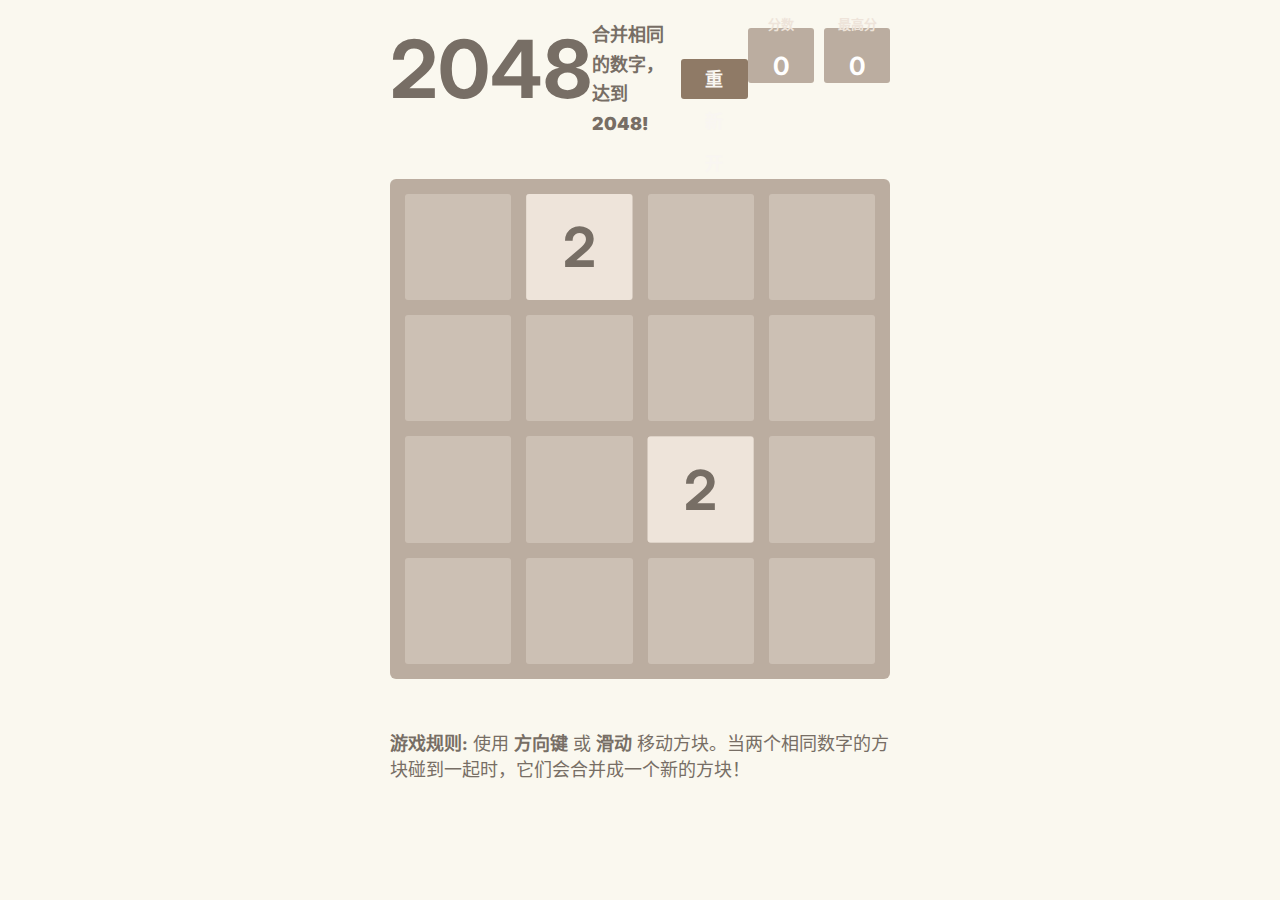
<file: games/2048/index.html>
<!DOCTYPE html>
<html lang="zh-CN">
<head>
    <meta charset="UTF-8">
    <meta name="viewport" content="width=device-width, initial-scale=1.0">
    <title>2048 Number Blocks</title>
    <link rel="stylesheet" href="style.css">
</head>
<body>
    <div class="container">
        <div class="header">
            <h1>2048</h1>
            <div class="scores-container">
                <div class="score-container">
                    <div class="score-title">分数</div>
                    <span id="score">0</span>
                </div>
                <div class="best-container">
                    <div class="score-title">最高分</div>
                    <span id="best-score">0</span>
                </div>
            </div>
        </div>
        
        <div class="above-game">
            <p class="game-intro">合并相同的数字，达到<strong>2048!</strong></p>
            <button class="restart-button" id="restart">重新开始</button>
        </div>
        
        <div class="game-container">
            <div class="game-message">
                <p></p>
                <div class="lower">
                    <button class="retry-button">再试一次</button>
                </div>
            </div>
            
            <div class="grid-container">
                <div class="grid-row">
                    <div class="grid-cell"></div>
                    <div class="grid-cell"></div>
                    <div class="grid-cell"></div>
                    <div class="grid-cell"></div>
                </div>
                <div class="grid-row">
                    <div class="grid-cell"></div>
                    <div class="grid-cell"></div>
                    <div class="grid-cell"></div>
                    <div class="grid-cell"></div>
                </div>
                <div class="grid-row">
                    <div class="grid-cell"></div>
                    <div class="grid-cell"></div>
                    <div class="grid-cell"></div>
                    <div class="grid-cell"></div>
                </div>
                <div class="grid-row">
                    <div class="grid-cell"></div>
                    <div class="grid-cell"></div>
                    <div class="grid-cell"></div>
                    <div class="grid-cell"></div>
                </div>
            </div>
            
            <div class="tile-container" id="tile-container"></div>
        </div>
        
        <p class="game-explanation">
            <strong>游戏规则:</strong> 使用 <strong>方向键</strong> 或 <strong>滑动</strong> 移动方块。当两个相同数字的方块碰到一起时，它们会合并成一个新的方块！
        </p>
    </div>
    
    <script src="game.js"></script>
</body>
</html>
</file>
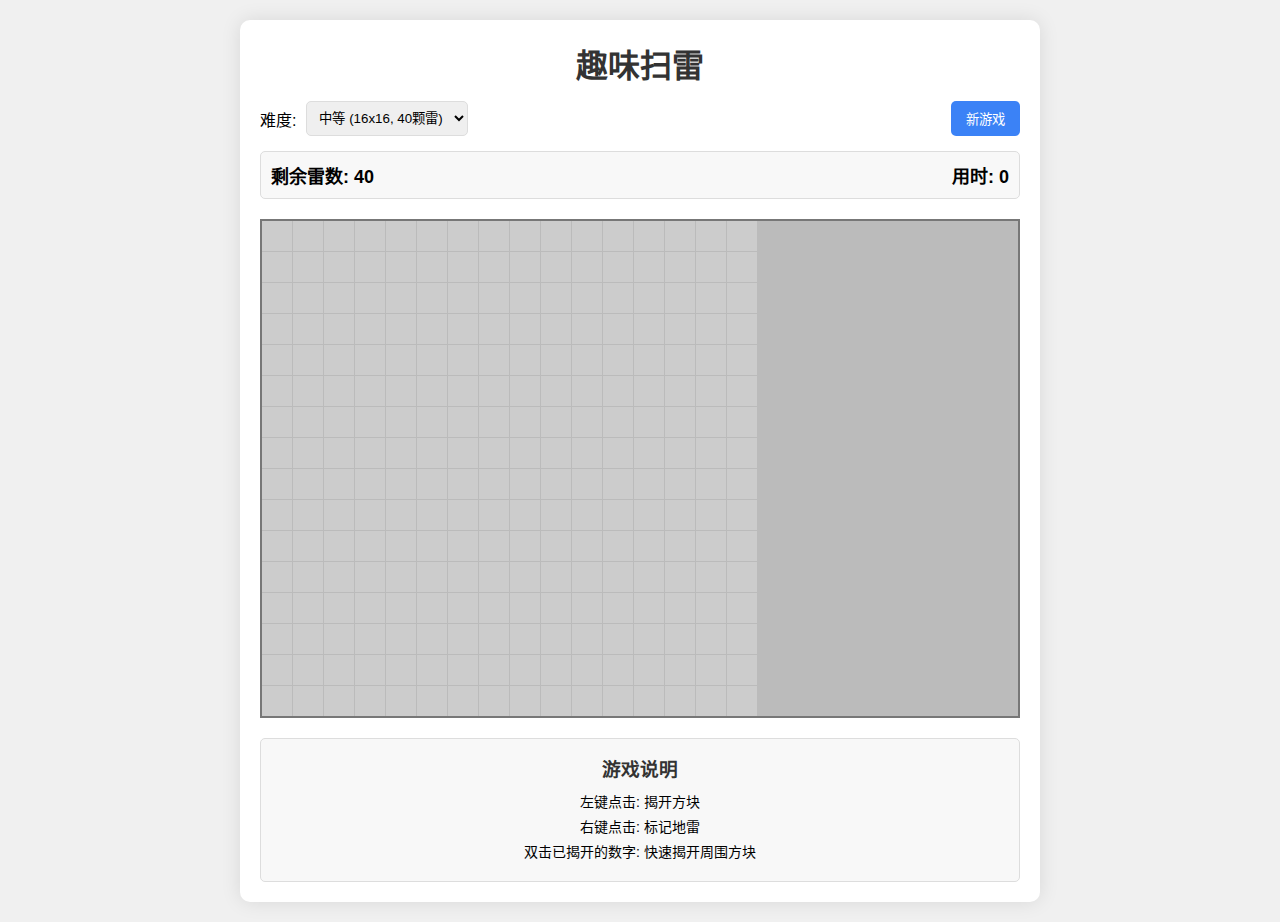
<file: games/minesweeper/index.html>
<!DOCTYPE html>
<html lang="zh-CN">
<head>
    <meta charset="UTF-8">
    <meta name="viewport" content="width=device-width, initial-scale=1.0">
    <title>趣味扫雷 - LitePlay Hub</title>
    <link rel="stylesheet" href="style.css">
</head>
<body>
    <div class="game-container">
        <div class="game-header">
            <h1>趣味扫雷</h1>
            <div class="controls">
                <div class="difficulty">
                    <label for="difficulty">难度:</label>
                    <select id="difficulty">
                        <option value="easy">简单 (9x9, 10颗雷)</option>
                        <option value="medium" selected>中等 (16x16, 40颗雷)</option>
                        <option value="hard">困难 (30x16, 99颗雷)</option>
                    </select>
                </div>
                <button id="new-game-btn">新游戏</button>
            </div>
            <div class="stats">
                <div class="mines-left">
                    <span>剩余雷数: </span>
                    <span id="mines-count">40</span>
                </div>
                <div class="timer">
                    <span>用时: </span>
                    <span id="timer">0</span>
                </div>
            </div>
        </div>
        
        <div class="game-board" id="game-board"></div>
        
        <div class="game-footer">
            <div class="instructions">
                <h3>游戏说明</h3>
                <p>左键点击: 揭开方块</p>
                <p>右键点击: 标记地雷</p>
                <p>双击已揭开的数字: 快速揭开周围方块</p>
            </div>
        </div>
    </div>
    
    <div id="game-result" class="modal">
        <div class="modal-content">
            <h2 id="result-message">游戏结束</h2>
            <p>用时: <span id="final-time">0</span> 秒</p>
            <button id="play-again-btn">再玩一次</button>
        </div>
    </div>
    
    <script src="minesweeper.js"></script>
</body>
</html>
</file>
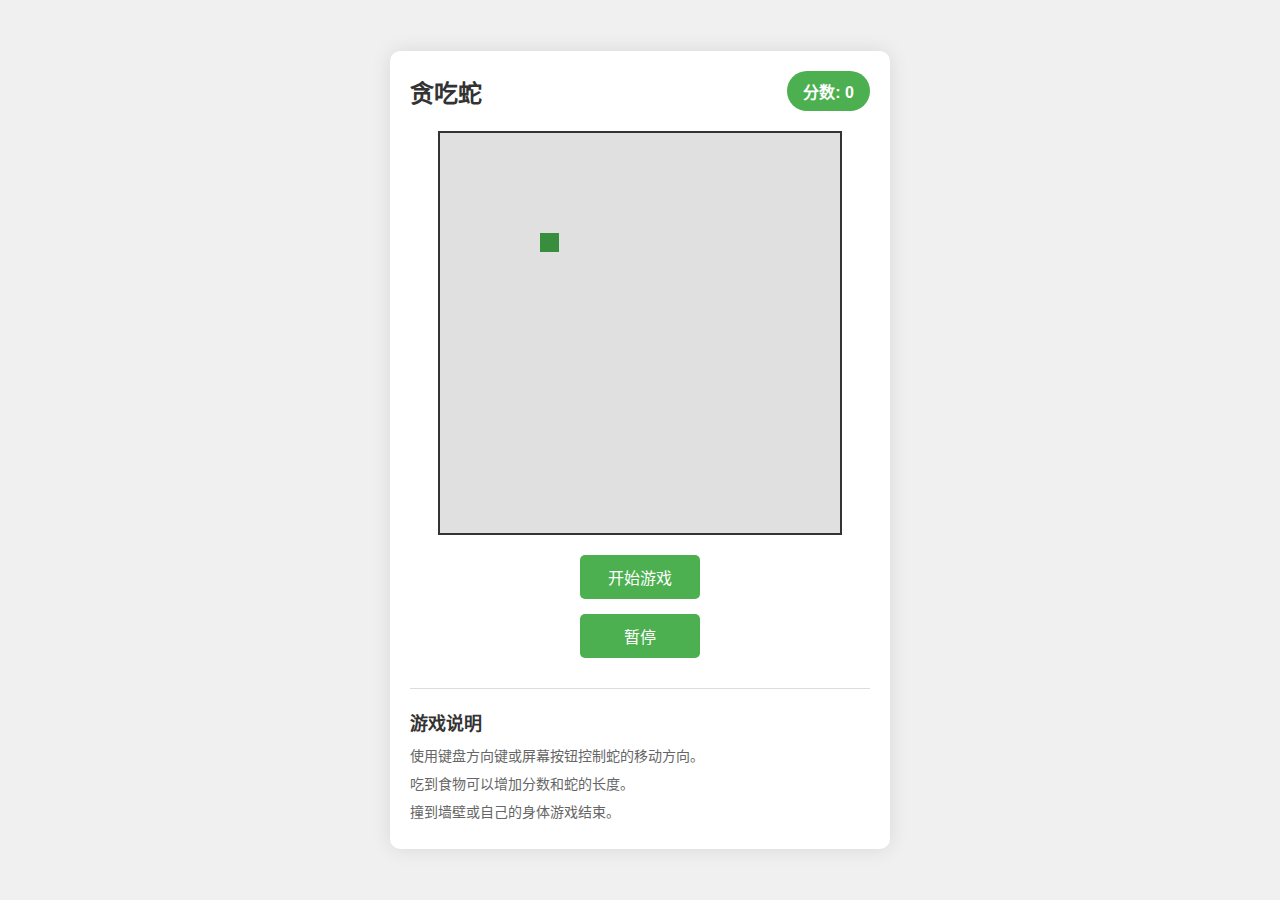
<file: games/snake/index.html>
<!DOCTYPE html>
<html lang="zh-CN">
<head>
    <meta charset="UTF-8">
    <meta name="viewport" content="width=device-width, initial-scale=1.0">
    <title>贪吃蛇 - LitePlay Hub</title>
    <link rel="stylesheet" href="style.css">
</head>
<body>
    <div class="game-container">
        <div class="game-header">
            <h1>贪吃蛇</h1>
            <div class="score-container">
                分数: <span id="score">0</span>
            </div>
        </div>
        
        <canvas id="gameCanvas" width="400" height="400"></canvas>
        
        <div class="controls">
            <button id="startBtn">开始游戏</button>
            <button id="pauseBtn">暂停</button>
            <div class="mobile-controls">
                <button id="upBtn">↑</button>
                <div class="horizontal-controls">
                    <button id="leftBtn">←</button>
                    <button id="rightBtn">→</button>
                </div>
                <button id="downBtn">↓</button>
            </div>
        </div>
        
        <div class="game-info">
            <h2>游戏说明</h2>
            <p>使用键盘方向键或屏幕按钮控制蛇的移动方向。</p>
            <p>吃到食物可以增加分数和蛇的长度。</p>
            <p>撞到墙壁或自己的身体游戏结束。</p>
        </div>
    </div>
    
    <script src="snake.js"></script>
</body>
</html>
</file>
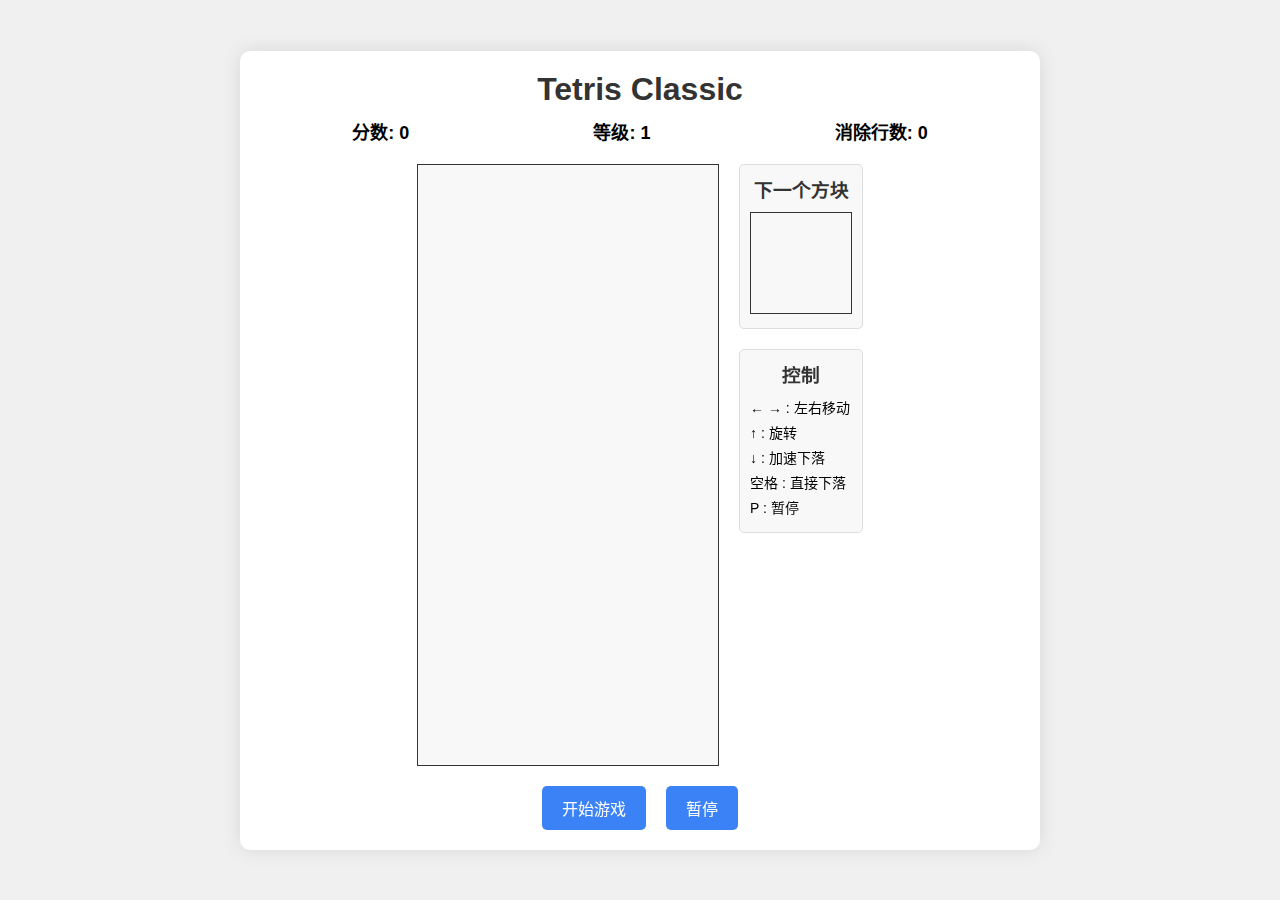
<file: games/tetris/index.html>
<!DOCTYPE html>
<html lang="zh-CN">
<head>
    <meta charset="UTF-8">
    <meta name="viewport" content="width=device-width, initial-scale=1.0">
    <title>Tetris Classic - LitePlay Hub</title>
    <link rel="stylesheet" href="style.css">
</head>
<body>
    <div class="game-container">
        <div class="game-header">
            <h1>Tetris Classic</h1>
            <div class="score-container">
                <div class="score">分数: <span id="score">0</span></div>
                <div class="level">等级: <span id="level">1</span></div>
                <div class="lines">消除行数: <span id="lines">0</span></div>
            </div>
        </div>
        
        <div class="game-area">
            <canvas id="tetris" width="300" height="600"></canvas>
            <div class="side-panel">
                <div class="next-piece">
                    <h3>下一个方块</h3>
                    <canvas id="next" width="100" height="100"></canvas>
                </div>
                <div class="controls">
                    <h3>控制</h3>
                    <p>← → : 左右移动</p>
                    <p>↑ : 旋转</p>
                    <p>↓ : 加速下落</p>
                    <p>空格 : 直接下落</p>
                    <p>P : 暂停</p>
                </div>
            </div>
        </div>
        
        <div class="game-footer">
            <button id="start-btn">开始游戏</button>
            <button id="pause-btn">暂停</button>
        </div>
    </div>
    
    <div id="game-over" class="modal">
        <div class="modal-content">
            <h2>游戏结束</h2>
            <p>你的分数: <span id="final-score">0</span></p>
            <button id="restart-btn">重新开始</button>
        </div>
    </div>
    
    <script src="tetris.js"></script>
</body>
</html>
</file>
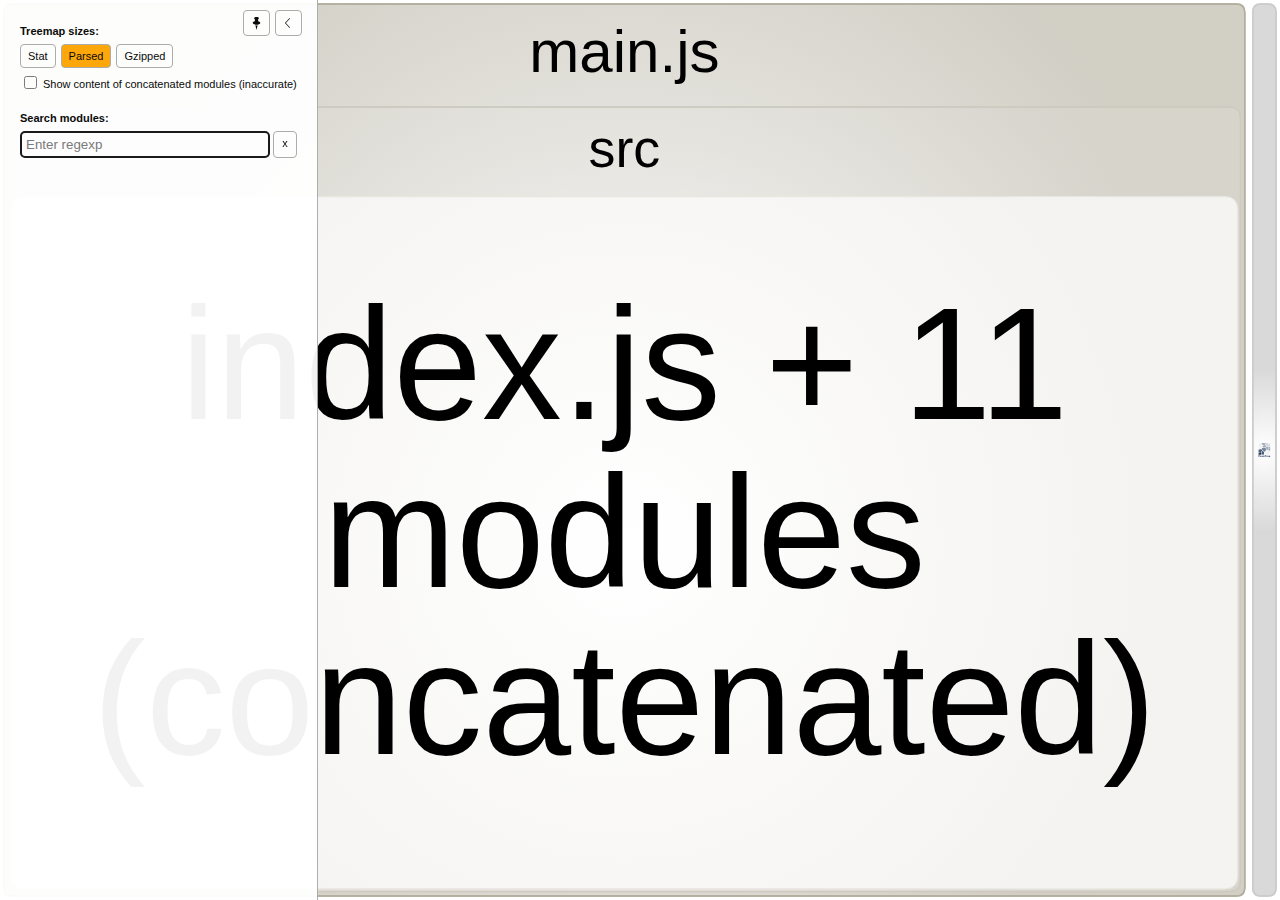
<file: games/entangolf/report.html>
<!DOCTYPE html>
<html>
  <head>
    <meta charset="UTF-8"/>
    <meta name="viewport" content="width=device-width, initial-scale=1"/>
    <title>js13k-webpack-typescript-party [7 Jun 2025 at 23:18]</title>
    <link rel="shortcut icon" href="[data-uri]" type="image/x-icon" />

    <script>
      window.enableWebSocket = false;
    </script>
    <!-- viewer.js -->
<script>/*! For license information please see viewer.js.LICENSE.txt */
(()=>{var e={4184:(e,t)=>{var n;
/*!
  Copyright (c) 2018 Jed Watson.
  Licensed under the MIT License (MIT), see
  http://jedwatson.github.io/classnames
*/!function(){"use strict";var r={}.hasOwnProperty;function i(){for(var e=[],t=0;t<arguments.length;t++){var n=arguments[t];if(n){var o=typeof n;if("string"===o||"number"===o)e.push(n);else if(Array.isArray(n)){if(n.length){var a=i.apply(null,n);a&&e.push(a)}}else if("object"===o)if(n.toString===Object.prototype.toString)for(var s in n)r.call(n,s)&&n[s]&&e.push(s);else e.push(n.toString())}}return e.join(" ")}e.exports?(i.default=i,e.exports=i):void 0===(n=function(){return i}.apply(t,[]))||(e.exports=n)}()},3908:(e,t,n)=>{"use strict";n.d(t,{Z:()=>s});var r=n(4015),i=n.n(r),o=n(3645),a=n.n(o)()(i());a.push([e.id,".Button__button{background:#fff;border:1px solid #aaa;border-radius:4px;cursor:pointer;display:inline-block;font:var(--main-font);outline:none;padding:5px 7px;transition:background .3s ease;white-space:nowrap}.Button__button:focus,.Button__button:hover{background:#ffefd7}.Button__button.Button__active{background:orange;color:#000}.Button__button[disabled]{cursor:default}","",{version:3,sources:["webpack://./client/components/Button.css"],names:[],mappings:"AAAA,gBACE,eAAgB,CAChB,qBAAsB,CACtB,iBAAkB,CAClB,cAAe,CACf,oBAAqB,CACrB,qBAAsB,CACtB,YAAa,CACb,eAAgB,CAChB,8BAA+B,CAC/B,kBACF,CAEA,4CAEE,kBACF,CAEA,+BACE,iBAAmB,CACnB,UACF,CAEA,0BACE,cACF",sourcesContent:[".button {\n  background: #fff;\n  border: 1px solid #aaa;\n  border-radius: 4px;\n  cursor: pointer;\n  display: inline-block;\n  font: var(--main-font);\n  outline: none;\n  padding: 5px 7px;\n  transition: background .3s ease;\n  white-space: nowrap;\n}\n\n.button:focus,\n.button:hover {\n  background: #ffefd7;\n}\n\n.button.active {\n  background: #ffa500;\n  color: #000;\n}\n\n.button[disabled] {\n  cursor: default;\n}\n"],sourceRoot:""}]),a.locals={button:"Button__button",active:"Button__active"};const s=a},2396:(e,t,n)=>{"use strict";n.d(t,{Z:()=>s});var r=n(4015),i=n.n(r),o=n(3645),a=n.n(o)()(i());a.push([e.id,".Checkbox__label{display:inline-block}.Checkbox__checkbox,.Checkbox__label{cursor:pointer}.Checkbox__itemText{margin-left:3px;position:relative;top:-2px;vertical-align:middle}","",{version:3,sources:["webpack://./client/components/Checkbox.css"],names:[],mappings:"AAAA,iBAEE,oBACF,CAEA,qCAJE,cAMF,CAEA,oBACE,eAAgB,CAChB,iBAAkB,CAClB,QAAS,CACT,qBACF",sourcesContent:[".label {\n  cursor: pointer;\n  display: inline-block;\n}\n\n.checkbox {\n  cursor: pointer;\n}\n\n.itemText {\n  margin-left: 3px;\n  position: relative;\n  top: -2px;\n  vertical-align: middle;\n}\n"],sourceRoot:""}]),a.locals={label:"Checkbox__label",checkbox:"Checkbox__checkbox",itemText:"Checkbox__itemText"};const s=a},3213:(e,t,n)=>{"use strict";n.d(t,{Z:()=>s});var r=n(4015),i=n.n(r),o=n(3645),a=n.n(o)()(i());a.push([e.id,".CheckboxList__container{font:var(--main-font);white-space:nowrap}.CheckboxList__label{font-size:11px;font-weight:700;margin-bottom:7px}.CheckboxList__item+.CheckboxList__item{margin-top:1px}","",{version:3,sources:["webpack://./client/components/CheckboxList.css"],names:[],mappings:"AAAA,yBACE,qBAAsB,CACtB,kBACF,CAEA,qBACE,cAAe,CACf,eAAiB,CACjB,iBACF,CAEA,wCACE,cACF",sourcesContent:[".container {\n  font: var(--main-font);\n  white-space: nowrap;\n}\n\n.label {\n  font-size: 11px;\n  font-weight: bold;\n  margin-bottom: 7px;\n}\n\n.item + .item {\n  margin-top: 1px;\n}\n"],sourceRoot:""}]),a.locals={container:"CheckboxList__container",label:"CheckboxList__label",item:"CheckboxList__item"};const s=a},580:(e,t,n)=>{"use strict";n.d(t,{Z:()=>s});var r=n(4015),i=n.n(r),o=n(3645),a=n.n(o)()(i());a.push([e.id,".ContextMenu__container{background:#fff;border:1px solid #aaa;border-radius:4px;font:var(--main-font);list-style:none;opacity:1;padding:0;position:absolute;transition:opacity .2s ease,visibility .2s ease;visibility:visible;white-space:nowrap}.ContextMenu__hidden{opacity:0;visibility:hidden}","",{version:3,sources:["webpack://./client/components/ContextMenu.css"],names:[],mappings:"AAAA,wBAKE,eAAgB,CAChB,qBAAsB,CAFtB,iBAAkB,CAHlB,qBAAsB,CAMtB,eAAgB,CAChB,SAAU,CALV,SAAU,CADV,iBAAkB,CASlB,+CAAiD,CADjD,kBAAmB,CADnB,kBAGF,CAEA,qBACE,SAAU,CACV,iBACF",sourcesContent:[".container {\n  font: var(--main-font);\n  position: absolute;\n  padding: 0;\n  border-radius: 4px;\n  background: #fff;\n  border: 1px solid #aaa;\n  list-style: none;\n  opacity: 1;\n  white-space: nowrap;\n  visibility: visible;\n  transition: opacity .2s ease, visibility .2s ease;\n}\n\n.hidden {\n  opacity: 0;\n  visibility: hidden;\n}\n"],sourceRoot:""}]),a.locals={container:"ContextMenu__container",hidden:"ContextMenu__hidden"};const s=a},9270:(e,t,n)=>{"use strict";n.d(t,{Z:()=>s});var r=n(4015),i=n.n(r),o=n(3645),a=n.n(o)()(i());a.push([e.id,".ContextMenuItem__item{cursor:pointer;margin:0;padding:8px 14px;-webkit-user-select:none;user-select:none}.ContextMenuItem__item:hover{background:#ffefd7}.ContextMenuItem__disabled{color:grey;cursor:default}.ContextMenuItem__item.ContextMenuItem__disabled:hover{background:transparent}","",{version:3,sources:["webpack://./client/components/ContextMenuItem.css"],names:[],mappings:"AAAA,uBACE,cAAe,CACf,QAAS,CACT,gBAAiB,CACjB,wBAAiB,CAAjB,gBACF,CAEA,6BACE,kBACF,CAEA,2BAEE,UAAW,CADX,cAEF,CAEA,uDACE,sBACF",sourcesContent:[".item {\n  cursor: pointer;\n  margin: 0;\n  padding: 8px 14px;\n  user-select: none;\n}\n\n.item:hover {\n  background: #ffefd7;\n}\n\n.disabled {\n  cursor: default;\n  color: gray;\n}\n\n.item.disabled:hover {\n  background: transparent;\n}\n"],sourceRoot:""}]),a.locals={item:"ContextMenuItem__item",disabled:"ContextMenuItem__disabled"};const s=a},1746:(e,t,n)=>{"use strict";n.d(t,{Z:()=>s});var r=n(4015),i=n.n(r),o=n(3645),a=n.n(o)()(i());a.push([e.id,".Icon__icon{background:no-repeat 50%/contain;display:inline-block}","",{version:3,sources:["webpack://./client/components/Icon.css"],names:[],mappings:"AAAA,YACE,gCAAoC,CACpC,oBACF",sourcesContent:[".icon {\n  background: no-repeat center/contain;\n  display: inline-block;\n}\n"],sourceRoot:""}]),a.locals={icon:"Icon__icon"};const s=a},697:(e,t,n)=>{"use strict";n.d(t,{Z:()=>m});var r=n(4015),i=n.n(r),o=n(3645),a=n.n(o),s=n(1667),u=n.n(s),l=n(4911),c=n(8752),h=n(4150),f=n(8868),d=a()(i()),p=u()(l.Z),g=u()(c.Z),b=u()(h.Z),v=u()(f.Z);d.push([e.id,".ModuleItem__container{background:no-repeat 0;cursor:pointer;margin-bottom:4px;padding-left:18px;position:relative;white-space:nowrap}.ModuleItem__container.ModuleItem__module{background-image:url("+p+");background-position-x:1px}.ModuleItem__container.ModuleItem__folder{background-image:url("+g+")}.ModuleItem__container.ModuleItem__chunk{background-image:url("+b+")}.ModuleItem__container.ModuleItem__invisible:hover:before{background:url("+v+') no-repeat 0;content:"";height:100%;left:0;position:absolute;top:1px;width:13px}',"",{version:3,sources:["webpack://./client/components/ModuleItem.css"],names:[],mappings:"AAAA,uBACE,sBAAiC,CACjC,cAAe,CACf,iBAAkB,CAClB,iBAAkB,CAClB,iBAAkB,CAClB,kBACF,CAEA,0CACE,wDAAkD,CAClD,yBACF,CAEA,0CACE,wDACF,CAEA,yCACE,wDACF,CAEA,0DACE,8DAAqE,CACrE,UAAW,CACX,WAAY,CACZ,MAAO,CAEP,iBAAkB,CADlB,OAAQ,CAER,UACF",sourcesContent:[".container {\n  background: no-repeat left center;\n  cursor: pointer;\n  margin-bottom: 4px;\n  padding-left: 18px;\n  position: relative;\n  white-space: nowrap;\n}\n\n.container.module {\n  background-image: url('../assets/icon-module.svg');\n  background-position-x: 1px;\n}\n\n.container.folder {\n  background-image: url('../assets/icon-folder.svg');\n}\n\n.container.chunk {\n  background-image: url('../assets/icon-chunk.svg');\n}\n\n.container.invisible:hover::before {\n  background: url('../assets/icon-invisible.svg') no-repeat left center;\n  content: \"\";\n  height: 100%;\n  left: 0;\n  top: 1px;\n  position: absolute;\n  width: 13px;\n}\n"],sourceRoot:""}]),d.locals={container:"ModuleItem__container",module:"ModuleItem__module",folder:"ModuleItem__folder",chunk:"ModuleItem__chunk",invisible:"ModuleItem__invisible"};const m=d},3784:(e,t,n)=>{"use strict";n.d(t,{Z:()=>s});var r=n(4015),i=n.n(r),o=n(3645),a=n.n(o)()(i());a.push([e.id,".ModulesList__container{font:var(--main-font)}","",{version:3,sources:["webpack://./client/components/ModulesList.css"],names:[],mappings:"AAAA,wBACE,qBACF",sourcesContent:[".container {\n  font: var(--main-font);\n}\n"],sourceRoot:""}]),a.locals={container:"ModulesList__container"};const s=a},2393:(e,t,n)=>{"use strict";n.d(t,{Z:()=>s});var r=n(4015),i=n.n(r),o=n(3645),a=n.n(o)()(i());a.push([e.id,".ModulesTreemap__container{align-items:stretch;display:flex;height:100%;position:relative;width:100%}.ModulesTreemap__map{flex:1}.ModulesTreemap__sidebarGroup{font:var(--main-font);margin-bottom:20px}.ModulesTreemap__showOption{margin-top:5px}.ModulesTreemap__activeSize{font-weight:700}.ModulesTreemap__foundModulesInfo{display:flex;font:var(--main-font);margin:8px 0 0}.ModulesTreemap__foundModulesInfoItem+.ModulesTreemap__foundModulesInfoItem{margin-left:15px}.ModulesTreemap__foundModulesContainer{margin-top:15px;max-height:600px;overflow:auto}.ModulesTreemap__foundModulesChunk+.ModulesTreemap__foundModulesChunk{margin-top:15px}.ModulesTreemap__foundModulesChunkName{cursor:pointer;font:var(--main-font);font-weight:700;margin-bottom:7px}.ModulesTreemap__foundModulesList{margin-left:7px}","",{version:3,sources:["webpack://./client/components/ModulesTreemap.css"],names:[],mappings:"AAAA,2BACE,mBAAoB,CACpB,YAAa,CACb,WAAY,CACZ,iBAAkB,CAClB,UACF,CAEA,qBACE,MACF,CAEA,8BACE,qBAAsB,CACtB,kBACF,CAEA,4BACE,cACF,CAEA,4BACE,eACF,CAEA,kCACE,YAAa,CACb,qBAAsB,CACtB,cACF,CAEA,4EACE,gBACF,CAEA,uCACE,eAAgB,CAChB,gBAAiB,CACjB,aACF,CAEA,sEACE,eACF,CAEA,uCACE,cAAe,CACf,qBAAsB,CACtB,eAAiB,CACjB,iBACF,CAEA,kCACE,eACF",sourcesContent:[".container {\n  align-items: stretch;\n  display: flex;\n  height: 100%;\n  position: relative;\n  width: 100%;\n}\n\n.map {\n  flex: 1;\n}\n\n.sidebarGroup {\n  font: var(--main-font);\n  margin-bottom: 20px;\n}\n\n.showOption {\n  margin-top: 5px;\n}\n\n.activeSize {\n  font-weight: bold;\n}\n\n.foundModulesInfo {\n  display: flex;\n  font: var(--main-font);\n  margin: 8px 0 0;\n}\n\n.foundModulesInfoItem + .foundModulesInfoItem {\n  margin-left: 15px;\n}\n\n.foundModulesContainer {\n  margin-top: 15px;\n  max-height: 600px;\n  overflow: auto;\n}\n\n.foundModulesChunk + .foundModulesChunk {\n  margin-top: 15px;\n}\n\n.foundModulesChunkName {\n  cursor: pointer;\n  font: var(--main-font);\n  font-weight: bold;\n  margin-bottom: 7px;\n}\n\n.foundModulesList {\n  margin-left: 7px;\n}\n"],sourceRoot:""}]),a.locals={container:"ModulesTreemap__container",map:"ModulesTreemap__map",sidebarGroup:"ModulesTreemap__sidebarGroup",showOption:"ModulesTreemap__showOption",activeSize:"ModulesTreemap__activeSize",foundModulesInfo:"ModulesTreemap__foundModulesInfo",foundModulesInfoItem:"ModulesTreemap__foundModulesInfoItem",foundModulesContainer:"ModulesTreemap__foundModulesContainer",foundModulesChunk:"ModulesTreemap__foundModulesChunk",foundModulesChunkName:"ModulesTreemap__foundModulesChunkName",foundModulesList:"ModulesTreemap__foundModulesList"};const s=a},9976:(e,t,n)=>{"use strict";n.d(t,{Z:()=>s});var r=n(4015),i=n.n(r),o=n(3645),a=n.n(o)()(i());a.push([e.id,".Search__container{font:var(--main-font);white-space:nowrap}.Search__label{font-weight:700;margin-bottom:7px}.Search__row{display:flex}.Search__input{border:1px solid #aaa;border-radius:4px;display:block;flex:1;padding:5px}.Search__clear{flex:0 0 auto;line-height:1;margin-left:3px;padding:5px 8px 7px}","",{version:3,sources:["webpack://./client/components/Search.css"],names:[],mappings:"AAAA,mBACE,qBAAsB,CACtB,kBACF,CAEA,eACE,eAAiB,CACjB,iBACF,CAEA,aACE,YACF,CAEA,eACE,qBAAsB,CACtB,iBAAkB,CAClB,aAAc,CACd,MAAO,CACP,WACF,CAEA,eACE,aAAc,CACd,aAAc,CACd,eAAgB,CAChB,mBACF",sourcesContent:[".container {\n  font: var(--main-font);\n  white-space: nowrap;\n}\n\n.label {\n  font-weight: bold;\n  margin-bottom: 7px;\n}\n\n.row {\n  display: flex;\n}\n\n.input {\n  border: 1px solid #aaa;\n  border-radius: 4px;\n  display: block;\n  flex: 1;\n  padding: 5px;\n}\n\n.clear {\n  flex: 0 0 auto;\n  line-height: 1;\n  margin-left: 3px;\n  padding: 5px 8px 7px;\n}\n"],sourceRoot:""}]),a.locals={container:"Search__container",label:"Search__label",row:"Search__row",input:"Search__input",clear:"Search__clear"};const s=a},4826:(e,t,n)=>{"use strict";n.d(t,{Z:()=>s});var r=n(4015),i=n.n(r),o=n(3645),a=n.n(o)()(i());a.push([e.id,".Sidebar__container{background:#fff;border:none;border-right:1px solid #aaa;box-sizing:border-box;max-width:calc(50% - 10px);opacity:.95;z-index:1}.Sidebar__container:not(.Sidebar__hidden){min-width:200px}.Sidebar__container:not(.Sidebar__pinned){bottom:0;position:absolute;top:0;transition:transform .2s ease}.Sidebar__container.Sidebar__pinned{position:relative}.Sidebar__container.Sidebar__left{left:0}.Sidebar__container.Sidebar__left.Sidebar__hidden{transform:translateX(calc(-100% + 7px))}.Sidebar__content{box-sizing:border-box;height:100%;overflow-y:auto;padding:25px 20px 20px;width:100%}.Sidebar__empty.Sidebar__pinned .Sidebar__content{padding:0}.Sidebar__pinButton,.Sidebar__toggleButton{cursor:pointer;height:26px;line-height:0;position:absolute;top:10px;width:27px}.Sidebar__pinButton{right:47px}.Sidebar__toggleButton{padding-left:6px;right:15px}.Sidebar__hidden .Sidebar__toggleButton{right:-35px;transition:transform .2s ease}.Sidebar__hidden .Sidebar__toggleButton:hover{transform:translateX(4px)}.Sidebar__resizer{bottom:0;cursor:col-resize;position:absolute;right:0;top:0;width:7px}","",{version:3,sources:["webpack://./client/components/Sidebar.css"],names:[],mappings:"AAEA,oBACE,eAAgB,CAEhB,WAA4B,CAA5B,2BAA4B,CAC5B,qBAAsB,CACtB,0BAA2B,CAC3B,WAAa,CACb,SACF,CAEA,0CACE,eACF,CAEA,0CACE,QAAS,CACT,iBAAkB,CAClB,KAAM,CACN,6BACF,CAEA,oCACE,iBACF,CAEA,kCACE,MACF,CAEA,kDACE,uCACF,CAEA,kBACE,qBAAsB,CACtB,WAAY,CACZ,eAAgB,CAChB,sBAAuB,CACvB,UACF,CAEA,kDACE,SACF,CAEA,2CAEE,cAAe,CACf,WAAY,CACZ,aAAc,CACd,iBAAkB,CAClB,QAAS,CACT,UACF,CAEA,oBACE,UACF,CAEA,uBACE,gBAAiB,CACjB,UACF,CAEA,wCACE,WAAY,CACZ,6BACF,CAEA,8CACE,yBACF,CAEA,kBACE,QAAS,CACT,iBAAkB,CAClB,iBAAkB,CAClB,OAAQ,CACR,KAAM,CACN,SACF",sourcesContent:["@value toggleTime: 200ms;\n\n.container {\n  background: #fff;\n  border: none;\n  border-right: 1px solid #aaa;\n  box-sizing: border-box;\n  max-width: calc(50% - 10px);\n  opacity: 0.95;\n  z-index: 1;\n}\n\n.container:not(.hidden) {\n  min-width: 200px;\n}\n\n.container:not(.pinned) {\n  bottom: 0;\n  position: absolute;\n  top: 0;\n  transition: transform toggleTime ease;\n}\n\n.container.pinned {\n  position: relative;\n}\n\n.container.left {\n  left: 0;\n}\n\n.container.left.hidden {\n  transform: translateX(calc(-100% + 7px));\n}\n\n.content {\n  box-sizing: border-box;\n  height: 100%;\n  overflow-y: auto;\n  padding: 25px 20px 20px;\n  width: 100%;\n}\n\n.empty.pinned .content {\n  padding: 0;\n}\n\n.pinButton,\n.toggleButton {\n  cursor: pointer;\n  height: 26px;\n  line-height: 0;\n  position: absolute;\n  top: 10px;\n  width: 27px;\n}\n\n.pinButton {\n  right: 47px;\n}\n\n.toggleButton {\n  padding-left: 6px;\n  right: 15px;\n}\n\n.hidden .toggleButton {\n  right: -35px;\n  transition: transform .2s ease;\n}\n\n.hidden .toggleButton:hover {\n  transform: translateX(4px);\n}\n\n.resizer {\n  bottom: 0;\n  cursor: col-resize;\n  position: absolute;\n  right: 0;\n  top: 0;\n  width: 7px;\n}\n"],sourceRoot:""}]),a.locals={toggleTime:".2s",container:"Sidebar__container",hidden:"Sidebar__hidden",pinned:"Sidebar__pinned",left:"Sidebar__left",content:"Sidebar__content",empty:"Sidebar__empty",pinButton:"Sidebar__pinButton",toggleButton:"Sidebar__toggleButton",resizer:"Sidebar__resizer"};const s=a},6897:(e,t,n)=>{"use strict";n.d(t,{Z:()=>s});var r=n(4015),i=n.n(r),o=n(3645),a=n.n(o)()(i());a.push([e.id,".Switcher__container{font:var(--main-font);white-space:nowrap}.Switcher__label{font-size:11px;font-weight:700;margin-bottom:7px}.Switcher__item+.Switcher__item{margin-left:5px}","",{version:3,sources:["webpack://./client/components/Switcher.css"],names:[],mappings:"AAAA,qBACE,qBAAsB,CACtB,kBACF,CAEA,iBAEE,cAAe,CADf,eAAiB,CAEjB,iBACF,CAEA,gCACE,eACF",sourcesContent:[".container {\n  font: var(--main-font);\n  white-space: nowrap;\n}\n\n.label {\n  font-weight: bold;\n  font-size: 11px;\n  margin-bottom: 7px;\n}\n\n.item + .item {\n  margin-left: 5px;\n}\n"],sourceRoot:""}]),a.locals={container:"Switcher__container",label:"Switcher__label",item:"Switcher__item"};const s=a},7527:(e,t,n)=>{"use strict";n.d(t,{Z:()=>s});var r=n(4015),i=n.n(r),o=n(3645),a=n.n(o)()(i());a.push([e.id,".Tooltip__container{background:#fff;border:1px solid #aaa;border-radius:4px;font:var(--main-font);opacity:.9;padding:5px 10px;position:absolute;transition:opacity .2s ease,visibility .2s ease;visibility:visible;white-space:nowrap}.Tooltip__hidden{opacity:0;visibility:hidden}","",{version:3,sources:["webpack://./client/components/Tooltip.css"],names:[],mappings:"AAAA,oBAKE,eAAgB,CAChB,qBAAsB,CAFtB,iBAAkB,CAHlB,qBAAsB,CAMtB,UAAY,CAJZ,gBAAiB,CADjB,iBAAkB,CAQlB,+CAAiD,CADjD,kBAAmB,CADnB,kBAGF,CAEA,iBACE,SAAU,CACV,iBACF",sourcesContent:[".container {\n  font: var(--main-font);\n  position: absolute;\n  padding: 5px 10px;\n  border-radius: 4px;\n  background: #fff;\n  border: 1px solid #aaa;\n  opacity: 0.9;\n  white-space: nowrap;\n  visibility: visible;\n  transition: opacity .2s ease, visibility .2s ease;\n}\n\n.hidden {\n  opacity: 0;\n  visibility: hidden;\n}\n"],sourceRoot:""}]),a.locals={container:"Tooltip__container",hidden:"Tooltip__hidden"};const s=a},1194:(e,t,n)=>{"use strict";n.d(t,{Z:()=>s});var r=n(4015),i=n.n(r),o=n(3645),a=n.n(o)()(i());a.push([e.id,":root{--main-font:normal 11px Verdana,sans-serif}#app,body,html{height:100%;margin:0;overflow:hidden;padding:0;width:100%}body.resizing{-webkit-user-select:none!important;user-select:none!important}body.resizing *{pointer-events:none}body.resizing.col{cursor:col-resize!important}","",{version:3,sources:["webpack://./client/viewer.css"],names:[],mappings:"AAAA,MACE,0CACF,CAEA,eAGE,WAAY,CACZ,QAAS,CACT,eAAgB,CAChB,SAAU,CACV,UACF,CAEA,cACE,kCAA4B,CAA5B,0BACF,CAEA,gBACE,mBACF,CAEA,kBACE,2BACF",sourcesContent:[":root {\n  --main-font: normal 11px Verdana, sans-serif;\n}\n\n:global html,\n:global body,\n:global #app {\n  height: 100%;\n  margin: 0;\n  overflow: hidden;\n  padding: 0;\n  width: 100%;\n}\n\n:global body.resizing {\n  user-select: none !important;\n}\n\n:global body.resizing * {\n  pointer-events: none;\n}\n\n:global body.resizing.col {\n  cursor: col-resize !important;\n}\n"],sourceRoot:""}]);const s=a},3645:e=>{"use strict";e.exports=function(e){var t=[];return t.toString=function(){return this.map((function(t){var n=e(t);return t[2]?"@media ".concat(t[2]," {").concat(n,"}"):n})).join("")},t.i=function(e,n,r){"string"==typeof e&&(e=[[null,e,""]]);var i={};if(r)for(var o=0;o<this.length;o++){var a=this[o][0];null!=a&&(i[a]=!0)}for(var s=0;s<e.length;s++){var u=[].concat(e[s]);r&&i[u[0]]||(n&&(u[2]?u[2]="".concat(n," and ").concat(u[2]):u[2]=n),t.push(u))}},t}},4015:e=>{"use strict";function t(e,t){return function(e){if(Array.isArray(e))return e}(e)||function(e,t){var n=e&&("undefined"!=typeof Symbol&&e[Symbol.iterator]||e["@@iterator"]);if(null==n)return;var r,i,o=[],a=!0,s=!1;try{for(n=n.call(e);!(a=(r=n.next()).done)&&(o.push(r.value),!t||o.length!==t);a=!0);}catch(u){s=!0,i=u}finally{try{a||null==n.return||n.return()}finally{if(s)throw i}}return o}(e,t)||function(e,t){if(!e)return;if("string"==typeof e)return n(e,t);var r=Object.prototype.toString.call(e).slice(8,-1);"Object"===r&&e.constructor&&(r=e.constructor.name);if("Map"===r||"Set"===r)return Array.from(e);if("Arguments"===r||/^(?:Ui|I)nt(?:8|16|32)(?:Clamped)?Array$/.test(r))return n(e,t)}(e,t)||function(){throw new TypeError("Invalid attempt to destructure non-iterable instance.\nIn order to be iterable, non-array objects must have a [Symbol.iterator]() method.")}()}function n(e,t){(null==t||t>e.length)&&(t=e.length);for(var n=0,r=new Array(t);n<t;n++)r[n]=e[n];return r}e.exports=function(e){var n=t(e,4),r=n[1],i=n[3];if("function"==typeof btoa){var o=btoa(unescape(encodeURIComponent(JSON.stringify(i)))),a="sourceMappingURL=data:application/json;charset=utf-8;base64,".concat(o),s="/*# ".concat(a," */"),u=i.sources.map((function(e){return"/*# sourceURL=".concat(i.sourceRoot||"").concat(e," */")}));return[r].concat(u).concat([s]).join("\n")}return[r].join("\n")}},1667:e=>{"use strict";e.exports=function(e,t){return t||(t={}),"string"!=typeof(e=e&&e.__esModule?e.default:e)?e:(/^['"].*['"]$/.test(e)&&(e=e.slice(1,-1)),t.hash&&(e+=t.hash),/["'() \t\n]/.test(e)||t.needQuotes?'"'.concat(e.replace(/"/g,'\\"').replace(/\n/g,"\\n"),'"'):e)}},6755:function(e){e.exports=function(){"use strict";var e=/^(b|B)$/,t={iec:{bits:["b","Kib","Mib","Gib","Tib","Pib","Eib","Zib","Yib"],bytes:["B","KiB","MiB","GiB","TiB","PiB","EiB","ZiB","YiB"]},jedec:{bits:["b","Kb","Mb","Gb","Tb","Pb","Eb","Zb","Yb"],bytes:["B","KB","MB","GB","TB","PB","EB","ZB","YB"]}},n={iec:["","kibi","mebi","gibi","tebi","pebi","exbi","zebi","yobi"],jedec:["","kilo","mega","giga","tera","peta","exa","zetta","yotta"]},r={floor:Math.floor,ceil:Math.ceil};function i(i){var o,a,s,u,l,c,h,f,d,p,g,b,v,m,y,C,_,w,x,A,S=arguments.length>1&&void 0!==arguments[1]?arguments[1]:{},M=[],T=0;if(isNaN(i))throw new TypeError("Invalid number");if(s=!0===S.bits,y=!0===S.unix,b=!0===S.pad,a=S.base||2,v=void 0!==S.round?S.round:y?1:2,h=void 0!==S.locale?S.locale:"",f=S.localeOptions||{},C=void 0!==S.separator?S.separator:"",_=void 0!==S.spacer?S.spacer:y?"":" ",x=S.symbols||{},w=2===a&&S.standard||"jedec",g=S.output||"string",l=!0===S.fullform,c=S.fullforms instanceof Array?S.fullforms:[],o=void 0!==S.exponent?S.exponent:-1,A=r[S.roundingMethod]||Math.round,u=a>2?1e3:1024,(d=(p=Number(i))<0)&&(p=-p),(-1===o||isNaN(o))&&(o=Math.floor(Math.log(p)/Math.log(u)))<0&&(o=0),o>8&&(o=8),"exponent"===g)return o;if(0===p)M[0]=0,m=M[1]=y?"":t[w][s?"bits":"bytes"][o];else{T=p/(2===a?Math.pow(2,10*o):Math.pow(1e3,o)),s&&(T*=8)>=u&&o<8&&(T/=u,o++);var k=Math.pow(10,o>0?v:0);M[0]=A(T*k)/k,M[0]===u&&o<8&&void 0===S.exponent&&(M[0]=1,o++),m=M[1]=10===a&&1===o?s?"kb":"kB":t[w][s?"bits":"bytes"][o],y&&(M[1]="jedec"===w?M[1].charAt(0):o>0?M[1].replace(/B$/,""):M[1],e.test(M[1])&&(M[0]=Math.floor(M[0]),M[1]=""))}if(d&&(M[0]=-M[0]),M[1]=x[M[1]]||M[1],!0===h?M[0]=M[0].toLocaleString():h.length>0?M[0]=M[0].toLocaleString(h,f):C.length>0&&(M[0]=M[0].toString().replace(".",C)),b&&!1===Number.isInteger(M[0])&&v>0){var z=C||".",D=M[0].toString().split(z),j=D[1]||"",L=j.length,B=v-L;M[0]="".concat(D[0]).concat(z).concat(j.padEnd(L+B,"0"))}return l&&(M[1]=c[o]?c[o]:n[w][o]+(s?"bit":"byte")+(1===M[0]?"":"s")),"array"===g?M:"object"===g?{value:M[0],symbol:M[1],exponent:o,unit:m}:M.join(_)}return i.partial=function(e){return function(t){return i(t,e)}},i}()},2705:(e,t,n)=>{var r=n(5639).Symbol;e.exports=r},9932:e=>{e.exports=function(e,t){for(var n=-1,r=null==e?0:e.length,i=Array(r);++n<r;)i[n]=t(e[n],n,e);return i}},4286:e=>{e.exports=function(e){return e.split("")}},4239:(e,t,n)=>{var r=n(2705),i=n(9607),o=n(2333),a=r?r.toStringTag:void 0;e.exports=function(e){return null==e?void 0===e?"[object Undefined]":"[object Null]":a&&a in Object(e)?i(e):o(e)}},8674:e=>{e.exports=function(e){return function(t){return null==e?void 0:e[t]}}},4259:e=>{e.exports=function(e,t,n){var r=-1,i=e.length;t<0&&(t=-t>i?0:i+t),(n=n>i?i:n)<0&&(n+=i),i=t>n?0:n-t>>>0,t>>>=0;for(var o=Array(i);++r<i;)o[r]=e[r+t];return o}},531:(e,t,n)=>{var r=n(2705),i=n(9932),o=n(1469),a=n(3448),s=r?r.prototype:void 0,u=s?s.toString:void 0;e.exports=function e(t){if("string"==typeof t)return t;if(o(t))return i(t,e)+"";if(a(t))return u?u.call(t):"";var n=t+"";return"0"==n&&1/t==-Infinity?"-0":n}},7561:(e,t,n)=>{var r=n(7990),i=/^\s+/;e.exports=function(e){return e?e.slice(0,r(e)+1).replace(i,""):e}},180:(e,t,n)=>{var r=n(4259);e.exports=function(e,t,n){var i=e.length;return n=void 0===n?i:n,!t&&n>=i?e:r(e,t,n)}},8805:(e,t,n)=>{var r=n(180),i=n(2689),o=n(3140),a=n(9833);e.exports=function(e){return function(t){t=a(t);var n=i(t)?o(t):void 0,s=n?n[0]:t.charAt(0),u=n?r(n,1).join(""):t.slice(1);return s[e]()+u}}},9464:(e,t,n)=>{var r=n(8674)({"&":"&amp;","<":"&lt;",">":"&gt;",'"':"&quot;","'":"&#39;"});e.exports=r},1957:e=>{e.exports=!1},9607:(e,t,n)=>{var r=n(2705),i=Object.prototype,o=i.hasOwnProperty,a=i.toString,s=r?r.toStringTag:void 0;e.exports=function(e){var t=o.call(e,s),n=e[s];try{e[s]=void 0;var r=!0}catch(u){}var i=a.call(e);return r&&(t?e[s]=n:delete e[s]),i}},2689:e=>{var t=RegExp("[\\u200d\\ud800-\\udfff\\u0300-\\u036f\\ufe20-\\ufe2f\\u20d0-\\u20ff\\ufe0e\\ufe0f]");e.exports=function(e){return t.test(e)}},2333:e=>{var t=Object.prototype.toString;e.exports=function(e){return t.call(e)}},5639:(e,t,n)=>{var r=n(1957),i="object"==typeof self&&self&&self.Object===Object&&self,o=r||i||Function("return this")();e.exports=o},3140:(e,t,n)=>{var r=n(4286),i=n(2689),o=n(676);e.exports=function(e){return i(e)?o(e):r(e)}},7990:e=>{var t=/\s/;e.exports=function(e){for(var n=e.length;n--&&t.test(e.charAt(n)););return n}},676:e=>{var t="[\\ud800-\\udfff]",n="[\\u0300-\\u036f\\ufe20-\\ufe2f\\u20d0-\\u20ff]",r="\\ud83c[\\udffb-\\udfff]",i="[^\\ud800-\\udfff]",o="(?:\\ud83c[\\udde6-\\uddff]){2}",a="[\\ud800-\\udbff][\\udc00-\\udfff]",s="(?:"+n+"|"+r+")"+"?",u="[\\ufe0e\\ufe0f]?",l=u+s+("(?:\\u200d(?:"+[i,o,a].join("|")+")"+u+s+")*"),c="(?:"+[i+n+"?",n,o,a,t].join("|")+")",h=RegExp(r+"(?="+r+")|"+c+l,"g");e.exports=function(e){return e.match(h)||[]}},3279:(e,t,n)=>{var r=n(3218),i=n(7771),o=n(4841),a=Math.max,s=Math.min;e.exports=function(e,t,n){var u,l,c,h,f,d,p=0,g=!1,b=!1,v=!0;if("function"!=typeof e)throw new TypeError("Expected a function");function m(t){var n=u,r=l;return u=l=void 0,p=t,h=e.apply(r,n)}function y(e){return p=e,f=setTimeout(_,t),g?m(e):h}function C(e){var n=e-d;return void 0===d||n>=t||n<0||b&&e-p>=c}function _(){var e=i();if(C(e))return w(e);f=setTimeout(_,function(e){var n=t-(e-d);return b?s(n,c-(e-p)):n}(e))}function w(e){return f=void 0,v&&u?m(e):(u=l=void 0,h)}function x(){var e=i(),n=C(e);if(u=arguments,l=this,d=e,n){if(void 0===f)return y(d);if(b)return clearTimeout(f),f=setTimeout(_,t),m(d)}return void 0===f&&(f=setTimeout(_,t)),h}return t=o(t)||0,r(n)&&(g=!!n.leading,c=(b="maxWait"in n)?a(o(n.maxWait)||0,t):c,v="trailing"in n?!!n.trailing:v),x.cancel=function(){void 0!==f&&clearTimeout(f),p=0,u=d=l=f=void 0},x.flush=function(){return void 0===f?h:w(i())},x}},7187:(e,t,n)=>{var r=n(9464),i=n(9833),o=/[&<>"']/g,a=RegExp(o.source);e.exports=function(e){return(e=i(e))&&a.test(e)?e.replace(o,r):e}},3522:(e,t,n)=>{var r=n(9833),i=/[\\^$.*+?()[\]{}|]/g,o=RegExp(i.source);e.exports=function(e){return(e=r(e))&&o.test(e)?e.replace(i,"\\$&"):e}},1469:e=>{var t=Array.isArray;e.exports=t},3218:e=>{e.exports=function(e){var t=typeof e;return null!=e&&("object"==t||"function"==t)}},7005:e=>{e.exports=function(e){return null!=e&&"object"==typeof e}},3448:(e,t,n)=>{var r=n(4239),i=n(7005);e.exports=function(e){return"symbol"==typeof e||i(e)&&"[object Symbol]"==r(e)}},7771:(e,t,n)=>{var r=n(5639);e.exports=function(){return r.Date.now()}},4841:(e,t,n)=>{var r=n(7561),i=n(3218),o=n(3448),a=/^[-+]0x[0-9a-f]+$/i,s=/^0b[01]+$/i,u=/^0o[0-7]+$/i,l=parseInt;e.exports=function(e){if("number"==typeof e)return e;if(o(e))return NaN;if(i(e)){var t="function"==typeof e.valueOf?e.valueOf():e;e=i(t)?t+"":t}if("string"!=typeof e)return 0===e?e:+e;e=r(e);var n=s.test(e);return n||u.test(e)?l(e.slice(2),n?2:8):a.test(e)?NaN:+e}},9833:(e,t,n)=>{var r=n(531);e.exports=function(e){return null==e?"":r(e)}},1700:(e,t,n)=>{var r=n(8805)("toUpperCase");e.exports=r},3379:(e,t,n)=>{"use strict";var r,i=function(){return void 0===r&&(r=Boolean(window&&document&&document.all&&!window.atob)),r},o=function(){var e={};return function(t){if(void 0===e[t]){var n=document.querySelector(t);if(window.HTMLIFrameElement&&n instanceof window.HTMLIFrameElement)try{n=n.contentDocument.head}catch(r){n=null}e[t]=n}return e[t]}}(),a=[];function s(e){for(var t=-1,n=0;n<a.length;n++)if(a[n].identifier===e){t=n;break}return t}function u(e,t){for(var n={},r=[],i=0;i<e.length;i++){var o=e[i],u=t.base?o[0]+t.base:o[0],l=n[u]||0,c="".concat(u," ").concat(l);n[u]=l+1;var h=s(c),f={css:o[1],media:o[2],sourceMap:o[3]};-1!==h?(a[h].references++,a[h].updater(f)):a.push({identifier:c,updater:b(f,t),references:1}),r.push(c)}return r}function l(e){var t=document.createElement("style"),r=e.attributes||{};if(void 0===r.nonce){var i=n.nc;i&&(r.nonce=i)}if(Object.keys(r).forEach((function(e){t.setAttribute(e,r[e])})),"function"==typeof e.insert)e.insert(t);else{var a=o(e.insert||"head");if(!a)throw new Error("Couldn't find a style target. This probably means that the value for the 'insert' parameter is invalid.");a.appendChild(t)}return t}var c,h=(c=[],function(e,t){return c[e]=t,c.filter(Boolean).join("\n")});function f(e,t,n,r){var i=n?"":r.media?"@media ".concat(r.media," {").concat(r.css,"}"):r.css;if(e.styleSheet)e.styleSheet.cssText=h(t,i);else{var o=document.createTextNode(i),a=e.childNodes;a[t]&&e.removeChild(a[t]),a.length?e.insertBefore(o,a[t]):e.appendChild(o)}}function d(e,t,n){var r=n.css,i=n.media,o=n.sourceMap;if(i?e.setAttribute("media",i):e.removeAttribute("media"),o&&"undefined"!=typeof btoa&&(r+="\n/*# sourceMappingURL=data:application/json;base64,".concat(btoa(unescape(encodeURIComponent(JSON.stringify(o))))," */")),e.styleSheet)e.styleSheet.cssText=r;else{for(;e.firstChild;)e.removeChild(e.firstChild);e.appendChild(document.createTextNode(r))}}var p=null,g=0;function b(e,t){var n,r,i;if(t.singleton){var o=g++;n=p||(p=l(t)),r=f.bind(null,n,o,!1),i=f.bind(null,n,o,!0)}else n=l(t),r=d.bind(null,n,t),i=function(){!function(e){if(null===e.parentNode)return!1;e.parentNode.removeChild(e)}(n)};return r(e),function(t){if(t){if(t.css===e.css&&t.media===e.media&&t.sourceMap===e.sourceMap)return;r(e=t)}else i()}}e.exports=function(e,t){(t=t||{}).singleton||"boolean"==typeof t.singleton||(t.singleton=i());var n=u(e=e||[],t);return function(e){if(e=e||[],"[object Array]"===Object.prototype.toString.call(e)){for(var r=0;r<n.length;r++){var i=s(n[r]);a[i].references--}for(var o=u(e,t),l=0;l<n.length;l++){var c=s(n[l]);0===a[c].references&&(a[c].updater(),a.splice(c,1))}n=o}}}},4150:(e,t,n)=>{"use strict";n.d(t,{Z:()=>r});const r="[data-uri]"},8752:(e,t,n)=>{"use strict";n.d(t,{Z:()=>r});const r="[data-uri]"},8868:(e,t,n)=>{"use strict";n.d(t,{Z:()=>r});const r="[data-uri]"},4911:(e,t,n)=>{"use strict";n.d(t,{Z:()=>r});const r="[data-uri]"}},t={};function n(r){var i=t[r];if(void 0!==i)return i.exports;var o=t[r]={id:r,exports:{}};return e[r].call(o.exports,o,o.exports,n),o.exports}n.n=e=>{var t=e&&e.__esModule?()=>e.default:()=>e;return n.d(t,{a:t}),t},n.d=(e,t)=>{for(var r in t)n.o(t,r)&&!n.o(e,r)&&Object.defineProperty(e,r,{enumerable:!0,get:t[r]})},n.o=(e,t)=>Object.prototype.hasOwnProperty.call(e,t),(()=>{"use strict";var e,t,r,i,o,a={},s=[],u=/acit|ex(?:s|g|n|p|$)|rph|grid|ows|mnc|ntw|ine[ch]|zoo|^ord|itera/i;function l(e,t){for(var n in t)e[n]=t[n];return e}function c(e){var t=e.parentNode;t&&t.removeChild(e)}function h(e,t,n){var r,i,o,a=arguments,s={};for(o in t)"key"==o?r=t[o]:"ref"==o?i=t[o]:s[o]=t[o];if(arguments.length>3)for(n=[n],o=3;o<arguments.length;o++)n.push(a[o]);if(null!=n&&(s.children=n),"function"==typeof e&&null!=e.defaultProps)for(o in e.defaultProps)void 0===s[o]&&(s[o]=e.defaultProps[o]);return f(e,s,r,i,null)}function f(t,n,r,i,o){var a={type:t,props:n,key:r,ref:i,__k:null,__:null,__b:0,__e:null,__d:void 0,__c:null,__h:null,constructor:void 0,__v:null==o?++e.__v:o};return null!=e.vnode&&e.vnode(a),a}function d(e){return e.children}function p(e,t){this.props=e,this.context=t}function g(e,t){if(null==t)return e.__?g(e.__,e.__.__k.indexOf(e)+1):null;for(var n;t<e.__k.length;t++)if(null!=(n=e.__k[t])&&null!=n.__e)return n.__e;return"function"==typeof e.type?g(e):null}function b(e){var t,n;if(null!=(e=e.__)&&null!=e.__c){for(e.__e=e.__c.base=null,t=0;t<e.__k.length;t++)if(null!=(n=e.__k[t])&&null!=n.__e){e.__e=e.__c.base=n.__e;break}return b(e)}}function v(n){(!n.__d&&(n.__d=!0)&&t.push(n)&&!m.__r++||i!==e.debounceRendering)&&((i=e.debounceRendering)||r)(m)}function m(){for(var e;m.__r=t.length;)e=t.sort((function(e,t){return e.__v.__b-t.__v.__b})),t=[],e.some((function(e){var t,n,r,i,o,a;e.__d&&(o=(i=(t=e).__v).__e,(a=t.__P)&&(n=[],(r=l({},i)).__v=i.__v+1,T(a,i,r,t.__n,void 0!==a.ownerSVGElement,null!=i.__h?[o]:null,n,null==o?g(i):o,i.__h),k(n,i),i.__e!=o&&b(i)))}))}function y(e,t,n,r,i,o,u,l,c,h){var p,b,v,m,y,_,x,A=r&&r.__k||s,S=A.length;for(n.__k=[],p=0;p<t.length;p++)if(null!=(m=n.__k[p]=null==(m=t[p])||"boolean"==typeof m?null:"string"==typeof m||"number"==typeof m||"bigint"==typeof m?f(null,m,null,null,m):Array.isArray(m)?f(d,{children:m},null,null,null):m.__b>0?f(m.type,m.props,m.key,null,m.__v):m)){if(m.__=n,m.__b=n.__b+1,null===(v=A[p])||v&&m.key==v.key&&m.type===v.type)A[p]=void 0;else for(b=0;b<S;b++){if((v=A[b])&&m.key==v.key&&m.type===v.type){A[b]=void 0;break}v=null}T(e,m,v=v||a,i,o,u,l,c,h),y=m.__e,(b=m.ref)&&v.ref!=b&&(x||(x=[]),v.ref&&x.push(v.ref,null,m),x.push(b,m.__c||y,m)),null!=y?(null==_&&(_=y),"function"==typeof m.type&&null!=m.__k&&m.__k===v.__k?m.__d=c=C(m,c,e):c=w(e,m,v,A,y,c),h||"option"!==n.type?"function"==typeof n.type&&(n.__d=c):e.value=""):c&&v.__e==c&&c.parentNode!=e&&(c=g(v))}for(n.__e=_,p=S;p--;)null!=A[p]&&("function"==typeof n.type&&null!=A[p].__e&&A[p].__e==n.__d&&(n.__d=g(r,p+1)),j(A[p],A[p]));if(x)for(p=0;p<x.length;p++)D(x[p],x[++p],x[++p])}function C(e,t,n){var r,i;for(r=0;r<e.__k.length;r++)(i=e.__k[r])&&(i.__=e,t="function"==typeof i.type?C(i,t,n):w(n,i,i,e.__k,i.__e,t));return t}function _(e,t){return t=t||[],null==e||"boolean"==typeof e||(Array.isArray(e)?e.some((function(e){_(e,t)})):t.push(e)),t}function w(e,t,n,r,i,o){var a,s,u;if(void 0!==t.__d)a=t.__d,t.__d=void 0;else if(null==n||i!=o||null==i.parentNode)e:if(null==o||o.parentNode!==e)e.appendChild(i),a=null;else{for(s=o,u=0;(s=s.nextSibling)&&u<r.length;u+=2)if(s==i)break e;e.insertBefore(i,o),a=o}return void 0!==a?a:i.nextSibling}function x(e,t,n){"-"===t[0]?e.setProperty(t,n):e[t]=null==n?"":"number"!=typeof n||u.test(t)?n:n+"px"}function A(e,t,n,r,i){var o;e:if("style"===t)if("string"==typeof n)e.style.cssText=n;else{if("string"==typeof r&&(e.style.cssText=r=""),r)for(t in r)n&&t in n||x(e.style,t,"");if(n)for(t in n)r&&n[t]===r[t]||x(e.style,t,n[t])}else if("o"===t[0]&&"n"===t[1])o=t!==(t=t.replace(/Capture$/,"")),t=t.toLowerCase()in e?t.toLowerCase().slice(2):t.slice(2),e.l||(e.l={}),e.l[t+o]=n,n?r||e.addEventListener(t,o?M:S,o):e.removeEventListener(t,o?M:S,o);else if("dangerouslySetInnerHTML"!==t){if(i)t=t.replace(/xlink[H:h]/,"h").replace(/sName$/,"s");else if("href"!==t&&"list"!==t&&"form"!==t&&"tabIndex"!==t&&"download"!==t&&t in e)try{e[t]=null==n?"":n;break e}catch(e){}"function"==typeof n||(null!=n&&(!1!==n||"a"===t[0]&&"r"===t[1])?e.setAttribute(t,n):e.removeAttribute(t))}}function S(t){this.l[t.type+!1](e.event?e.event(t):t)}function M(t){this.l[t.type+!0](e.event?e.event(t):t)}function T(t,n,r,i,o,a,s,u,c){var h,f,g,b,v,m,C,_,w,x,A,S=n.type;if(void 0!==n.constructor)return null;null!=r.__h&&(c=r.__h,u=n.__e=r.__e,n.__h=null,a=[u]),(h=e.__b)&&h(n);try{e:if("function"==typeof S){if(_=n.props,w=(h=S.contextType)&&i[h.__c],x=h?w?w.props.value:h.__:i,r.__c?C=(f=n.__c=r.__c).__=f.__E:("prototype"in S&&S.prototype.render?n.__c=f=new S(_,x):(n.__c=f=new p(_,x),f.constructor=S,f.render=L),w&&w.sub(f),f.props=_,f.state||(f.state={}),f.context=x,f.__n=i,g=f.__d=!0,f.__h=[]),null==f.__s&&(f.__s=f.state),null!=S.getDerivedStateFromProps&&(f.__s==f.state&&(f.__s=l({},f.__s)),l(f.__s,S.getDerivedStateFromProps(_,f.__s))),b=f.props,v=f.state,g)null==S.getDerivedStateFromProps&&null!=f.componentWillMount&&f.componentWillMount(),null!=f.componentDidMount&&f.__h.push(f.componentDidMount);else{if(null==S.getDerivedStateFromProps&&_!==b&&null!=f.componentWillReceiveProps&&f.componentWillReceiveProps(_,x),!f.__e&&null!=f.shouldComponentUpdate&&!1===f.shouldComponentUpdate(_,f.__s,x)||n.__v===r.__v){f.props=_,f.state=f.__s,n.__v!==r.__v&&(f.__d=!1),f.__v=n,n.__e=r.__e,n.__k=r.__k,n.__k.forEach((function(e){e&&(e.__=n)})),f.__h.length&&s.push(f);break e}null!=f.componentWillUpdate&&f.componentWillUpdate(_,f.__s,x),null!=f.componentDidUpdate&&f.__h.push((function(){f.componentDidUpdate(b,v,m)}))}f.context=x,f.props=_,f.state=f.__s,(h=e.__r)&&h(n),f.__d=!1,f.__v=n,f.__P=t,h=f.render(f.props,f.state,f.context),f.state=f.__s,null!=f.getChildContext&&(i=l(l({},i),f.getChildContext())),g||null==f.getSnapshotBeforeUpdate||(m=f.getSnapshotBeforeUpdate(b,v)),A=null!=h&&h.type===d&&null==h.key?h.props.children:h,y(t,Array.isArray(A)?A:[A],n,r,i,o,a,s,u,c),f.base=n.__e,n.__h=null,f.__h.length&&s.push(f),C&&(f.__E=f.__=null),f.__e=!1}else null==a&&n.__v===r.__v?(n.__k=r.__k,n.__e=r.__e):n.__e=z(r.__e,n,r,i,o,a,s,c);(h=e.diffed)&&h(n)}catch(t){n.__v=null,(c||null!=a)&&(n.__e=u,n.__h=!!c,a[a.indexOf(u)]=null),e.__e(t,n,r)}}function k(t,n){e.__c&&e.__c(n,t),t.some((function(n){try{t=n.__h,n.__h=[],t.some((function(e){e.call(n)}))}catch(t){e.__e(t,n.__v)}}))}function z(e,t,n,r,i,o,u,l){var h,f,d,p,g=n.props,b=t.props,v=t.type,m=0;if("svg"===v&&(i=!0),null!=o)for(;m<o.length;m++)if((h=o[m])&&(h===e||(v?h.localName==v:3==h.nodeType))){e=h,o[m]=null;break}if(null==e){if(null===v)return document.createTextNode(b);e=i?document.createElementNS("http://www.w3.org/2000/svg",v):document.createElement(v,b.is&&b),o=null,l=!1}if(null===v)g===b||l&&e.data===b||(e.data=b);else{if(o=o&&s.slice.call(e.childNodes),f=(g=n.props||a).dangerouslySetInnerHTML,d=b.dangerouslySetInnerHTML,!l){if(null!=o)for(g={},p=0;p<e.attributes.length;p++)g[e.attributes[p].name]=e.attributes[p].value;(d||f)&&(d&&(f&&d.__html==f.__html||d.__html===e.innerHTML)||(e.innerHTML=d&&d.__html||""))}if(function(e,t,n,r,i){var o;for(o in n)"children"===o||"key"===o||o in t||A(e,o,null,n[o],r);for(o in t)i&&"function"!=typeof t[o]||"children"===o||"key"===o||"value"===o||"checked"===o||n[o]===t[o]||A(e,o,t[o],n[o],r)}(e,b,g,i,l),d)t.__k=[];else if(m=t.props.children,y(e,Array.isArray(m)?m:[m],t,n,r,i&&"foreignObject"!==v,o,u,e.firstChild,l),null!=o)for(m=o.length;m--;)null!=o[m]&&c(o[m]);l||("value"in b&&void 0!==(m=b.value)&&(m!==e.value||"progress"===v&&!m)&&A(e,"value",m,g.value,!1),"checked"in b&&void 0!==(m=b.checked)&&m!==e.checked&&A(e,"checked",m,g.checked,!1))}return e}function D(t,n,r){try{"function"==typeof t?t(n):t.current=n}catch(t){e.__e(t,r)}}function j(t,n,r){var i,o,a;if(e.unmount&&e.unmount(t),(i=t.ref)&&(i.current&&i.current!==t.__e||D(i,null,n)),r||"function"==typeof t.type||(r=null!=(o=t.__e)),t.__e=t.__d=void 0,null!=(i=t.__c)){if(i.componentWillUnmount)try{i.componentWillUnmount()}catch(t){e.__e(t,n)}i.base=i.__P=null}if(i=t.__k)for(a=0;a<i.length;a++)i[a]&&j(i[a],n,r);null!=o&&c(o)}function L(e,t,n){return this.constructor(e,n)}function B(t,n,r){var i,o,u;e.__&&e.__(t,n),o=(i="function"==typeof r)?null:r&&r.__k||n.__k,u=[],T(n,t=(!i&&r||n).__k=h(d,null,[t]),o||a,a,void 0!==n.ownerSVGElement,!i&&r?[r]:o?null:n.firstChild?s.slice.call(n.childNodes):null,u,!i&&r?r:o?o.__e:n.firstChild,i),k(u,t)}function E(e,t){B(e,t,E)}function O(e,t,n){var r,i,o,a=arguments,s=l({},e.props);for(o in t)"key"==o?r=t[o]:"ref"==o?i=t[o]:s[o]=t[o];if(arguments.length>3)for(n=[n],o=3;o<arguments.length;o++)n.push(a[o]);return null!=n&&(s.children=n),f(e.type,s,r||e.key,i||e.ref,null)}function I(e,t,n,r){n&&Object.defineProperty(e,t,{enumerable:n.enumerable,configurable:n.configurable,writable:n.writable,value:n.initializer?n.initializer.call(r):void 0})}function N(e,t,n,r,i){var o={};return Object.keys(r).forEach((function(e){o[e]=r[e]})),o.enumerable=!!o.enumerable,o.configurable=!!o.configurable,("value"in o||o.initializer)&&(o.writable=!0),o=n.slice().reverse().reduce((function(n,r){return r(e,t,n)||n}),o),i&&void 0!==o.initializer&&(o.value=o.initializer?o.initializer.call(i):void 0,o.initializer=void 0),void 0===o.initializer&&(Object.defineProperty(e,t,o),o=null),o}e={__e:function(e,t){for(var n,r,i;t=t.__;)if((n=t.__c)&&!n.__)try{if((r=n.constructor)&&null!=r.getDerivedStateFromError&&(n.setState(r.getDerivedStateFromError(e)),i=n.__d),null!=n.componentDidCatch&&(n.componentDidCatch(e),i=n.__d),i)return n.__E=n}catch(t){e=t}throw e},__v:0},p.prototype.setState=function(e,t){var n;n=null!=this.__s&&this.__s!==this.state?this.__s:this.__s=l({},this.state),"function"==typeof e&&(e=e(l({},n),this.props)),e&&l(n,e),null!=e&&this.__v&&(t&&this.__h.push(t),v(this))},p.prototype.forceUpdate=function(e){this.__v&&(this.__e=!0,e&&this.__h.push(e),v(this))},p.prototype.render=d,t=[],r="function"==typeof Promise?Promise.prototype.then.bind(Promise.resolve()):setTimeout,m.__r=0,o=0;const P=[];Object.freeze(P);const F={};function R(){return++ot.mobxGuid}function G(e){throw U(!1,e),"X"}function U(e,t){if(!e)throw new Error("[mobx] "+(t||"An invariant failed, however the error is obfuscated because this is a production build."))}Object.freeze(F);function H(e){let t=!1;return function(){if(!t)return t=!0,e.apply(this,arguments)}}const V=()=>{};function q(e){return null!==e&&"object"==typeof e}function W(e){if(null===e||"object"!=typeof e)return!1;const t=Object.getPrototypeOf(e);return t===Object.prototype||null===t}function Z(e,t,n){Object.defineProperty(e,t,{enumerable:!1,writable:!0,configurable:!0,value:n})}function $(e,t){const n="isMobX"+e;return t.prototype[n]=!0,function(e){return q(e)&&!0===e[n]}}function K(e){return e instanceof Map}function Y(e){return e instanceof Set}function J(e){const t=new Set;for(let n in e)t.add(n);return Object.getOwnPropertySymbols(e).forEach((n=>{Object.getOwnPropertyDescriptor(e,n).enumerable&&t.add(n)})),Array.from(t)}function X(e){return e&&e.toString?e.toString():new String(e).toString()}function Q(e){return null===e?null:"object"==typeof e?""+e:e}const ee="undefined"!=typeof Reflect&&Reflect.ownKeys?Reflect.ownKeys:Object.getOwnPropertySymbols?e=>Object.getOwnPropertyNames(e).concat(Object.getOwnPropertySymbols(e)):Object.getOwnPropertyNames,te=Symbol("mobx administration");class ne{constructor(e="Atom@"+R()){this.name=e,this.isPendingUnobservation=!1,this.isBeingObserved=!1,this.observers=new Set,this.diffValue=0,this.lastAccessedBy=0,this.lowestObserverState=De.NOT_TRACKING}onBecomeObserved(){this.onBecomeObservedListeners&&this.onBecomeObservedListeners.forEach((e=>e()))}onBecomeUnobserved(){this.onBecomeUnobservedListeners&&this.onBecomeUnobservedListeners.forEach((e=>e()))}reportObserved(){return ht(this)}reportChanged(){lt(),function(e){if(e.lowestObserverState===De.STALE)return;e.lowestObserverState=De.STALE,e.observers.forEach((t=>{t.dependenciesState===De.UP_TO_DATE&&(t.isTracing!==je.NONE&&ft(t,e),t.onBecomeStale()),t.dependenciesState=De.STALE}))}(this),ct()}toString(){return this.name}}const re=$("Atom",ne);function ie(e,t=V,n=V){const r=new ne(e);var i;return t!==V&&Dt("onBecomeObserved",r,t,i),n!==V&&zt(r,n),r}const oe={identity:function(e,t){return e===t},structural:function(e,t){return _n(e,t)},default:function(e,t){return Object.is(e,t)},shallow:function(e,t){return _n(e,t,1)}},ae=Symbol("mobx did run lazy initializers"),se=Symbol("mobx pending decorators"),ue={},le={};function ce(e,t){const n=t?ue:le;return n[e]||(n[e]={configurable:!0,enumerable:t,get(){return he(this),this[e]},set(t){he(this),this[e]=t}})}function he(e){if(!0===e[ae])return;const t=e[se];if(t){Z(e,ae,!0);const n=[...Object.getOwnPropertySymbols(t),...Object.keys(t)];for(const r of n){const n=t[r];n.propertyCreator(e,n.prop,n.descriptor,n.decoratorTarget,n.decoratorArguments)}}}function fe(e,t){return function(){let n;const r=function(r,i,o,a){if(!0===a)return t(r,i,o,r,n),null;if(!Object.prototype.hasOwnProperty.call(r,se)){const e=r[se];Z(r,se,Object.assign({},e))}return r[se][i]={prop:i,propertyCreator:t,descriptor:o,decoratorTarget:r,decoratorArguments:n},ce(i,e)};return de(arguments)?(n=P,r.apply(null,arguments)):(n=Array.prototype.slice.call(arguments),r)}}function de(e){return(2===e.length||3===e.length)&&("string"==typeof e[1]||"symbol"==typeof e[1])||4===e.length&&!0===e[3]}function pe(e,t,n){return Ft(e)?e:Array.isArray(e)?Se.array(e,{name:n}):W(e)?Se.object(e,void 0,{name:n}):K(e)?Se.map(e,{name:n}):Y(e)?Se.set(e,{name:n}):e}function ge(e){return e}function be(e){U(e);const t=fe(!0,((t,n,r,i,o)=>{const a=r?r.initializer?r.initializer.call(t):r.value:void 0;fn(t).addObservableProp(n,a,e)})),n=t;return n.enhancer=e,n}const ve={deep:!0,name:void 0,defaultDecorator:void 0,proxy:!0};function me(e){return null==e?ve:"string"==typeof e?{name:e,deep:!0,proxy:!0}:e}Object.freeze(ve);const ye=be(pe),Ce=be((function(e,t,n){return null==e||vn(e)||tn(e)||an(e)||cn(e)?e:Array.isArray(e)?Se.array(e,{name:n,deep:!1}):W(e)?Se.object(e,void 0,{name:n,deep:!1}):K(e)?Se.map(e,{name:n,deep:!1}):Y(e)?Se.set(e,{name:n,deep:!1}):G(!1)})),_e=be(ge),we=be((function(e,t,n){return _n(e,t)?t:e}));function xe(e){return e.defaultDecorator?e.defaultDecorator.enhancer:!1===e.deep?ge:pe}const Ae={box(e,t){arguments.length>2&&Me("box");const n=me(t);return new Je(e,xe(n),n.name,!0,n.equals)},array(e,t){arguments.length>2&&Me("array");const n=me(t);return function(e,t,n="ObservableArray@"+R(),r=!1){const i=new Xt(n,t,r);o=i.values,a=te,s=i,Object.defineProperty(o,a,{enumerable:!1,writable:!1,configurable:!0,value:s});var o,a,s;const u=new Proxy(i.values,Jt);if(i.proxy=u,e&&e.length){const t=Ke(!0);i.spliceWithArray(0,0,e),Ye(t)}return u}(e,xe(n),n.name)},map(e,t){arguments.length>2&&Me("map");const n=me(t);return new on(e,xe(n),n.name)},set(e,t){arguments.length>2&&Me("set");const n=me(t);return new ln(e,xe(n),n.name)},object(e,t,n){"string"==typeof arguments[1]&&Me("object");const r=me(n);if(!1===r.proxy)return Lt({},e,t,r);{const n=Bt(r),i=function(e){const t=new Proxy(e,Vt);return e[te].proxy=t,t}(Lt({},void 0,void 0,r));return Et(i,e,t,n),i}},ref:_e,shallow:Ce,deep:ye,struct:we},Se=function(e,t,n){if("string"==typeof arguments[1]||"symbol"==typeof arguments[1])return ye.apply(null,arguments);if(Ft(e))return e;const r=W(e)?Se.object(e,t,n):Array.isArray(e)?Se.array(e,t):K(e)?Se.map(e,t):Y(e)?Se.set(e,t):e;if(r!==e)return r;G(!1)};function Me(e){G(`Expected one or two arguments to observable.${e}. Did you accidentally try to use observable.${e} as decorator?`)}Object.keys(Ae).forEach((e=>Se[e]=Ae[e]));const Te=fe(!1,((e,t,n,r,i)=>{const{get:o,set:a}=n,s=i[0]||{};fn(e).addComputedProp(e,t,Object.assign({get:o,set:a,context:e},s))})),ke=Te({equals:oe.structural}),ze=function(e,t,n){if("string"==typeof t)return Te.apply(null,arguments);if(null!==e&&"object"==typeof e&&1===arguments.length)return Te.apply(null,arguments);const r="object"==typeof t?t:{};return r.get=e,r.set="function"==typeof t?t:r.set,r.name=r.name||e.name||"",new Xe(r)};var De,je;ze.struct=ke,function(e){e[e.NOT_TRACKING=-1]="NOT_TRACKING",e[e.UP_TO_DATE=0]="UP_TO_DATE",e[e.POSSIBLY_STALE=1]="POSSIBLY_STALE",e[e.STALE=2]="STALE"}(De||(De={})),function(e){e[e.NONE=0]="NONE",e[e.LOG=1]="LOG",e[e.BREAK=2]="BREAK"}(je||(je={}));class Le{constructor(e){this.cause=e}}function Be(e){return e instanceof Le}function Ee(e){switch(e.dependenciesState){case De.UP_TO_DATE:return!1;case De.NOT_TRACKING:case De.STALE:return!0;case De.POSSIBLY_STALE:{const t=Ge(!0),n=Fe(),r=e.observing,i=r.length;for(let o=0;o<i;o++){const i=r[o];if(Qe(i)){if(ot.disableErrorBoundaries)i.get();else try{i.get()}catch(u){return Re(n),Ue(t),!0}if(e.dependenciesState===De.STALE)return Re(n),Ue(t),!0}}return He(e),Re(n),Ue(t),!1}}}function Oe(e){const t=e.observers.size>0;ot.computationDepth>0&&t&&G(!1),ot.allowStateChanges||!t&&"strict"!==ot.enforceActions||G(!1)}function Ie(e,t,n){const r=Ge(!0);He(e),e.newObserving=new Array(e.observing.length+100),e.unboundDepsCount=0,e.runId=++ot.runId;const i=ot.trackingDerivation;let o;if(ot.trackingDerivation=e,!0===ot.disableErrorBoundaries)o=t.call(n);else try{o=t.call(n)}catch(u){o=new Le(u)}return ot.trackingDerivation=i,function(e){const t=e.observing,n=e.observing=e.newObserving;let r=De.UP_TO_DATE,i=0,o=e.unboundDepsCount;for(let a=0;a<o;a++){const e=n[a];0===e.diffValue&&(e.diffValue=1,i!==a&&(n[i]=e),i++),e.dependenciesState>r&&(r=e.dependenciesState)}n.length=i,e.newObserving=null,o=t.length;for(;o--;){const n=t[o];0===n.diffValue&&st(n,e),n.diffValue=0}for(;i--;){const t=n[i];1===t.diffValue&&(t.diffValue=0,at(t,e))}r!==De.UP_TO_DATE&&(e.dependenciesState=r,e.onBecomeStale())}(e),Ue(r),o}function Ne(e){const t=e.observing;e.observing=[];let n=t.length;for(;n--;)st(t[n],e);e.dependenciesState=De.NOT_TRACKING}function Pe(e){const t=Fe();try{return e()}finally{Re(t)}}function Fe(){const e=ot.trackingDerivation;return ot.trackingDerivation=null,e}function Re(e){ot.trackingDerivation=e}function Ge(e){const t=ot.allowStateReads;return ot.allowStateReads=e,t}function Ue(e){ot.allowStateReads=e}function He(e){if(e.dependenciesState===De.UP_TO_DATE)return;e.dependenciesState=De.UP_TO_DATE;const t=e.observing;let n=t.length;for(;n--;)t[n].lowestObserverState=De.UP_TO_DATE}let Ve=0,qe=1;const We=Object.getOwnPropertyDescriptor((()=>{}),"name");We&&We.configurable;function Ze(e,t,n){const r=function(){return $e(e,t,n||this,arguments)};return r.isMobxAction=!0,r}function $e(e,t,n,r){const i=function(e,t,n){const r=!1;let i=0;0;const o=Fe();lt();const a=Ke(!0),s=Ge(!0),u={prevDerivation:o,prevAllowStateChanges:a,prevAllowStateReads:s,notifySpy:r,startTime:i,actionId:qe++,parentActionId:Ve};return Ve=u.actionId,u}();try{return t.apply(n,r)}catch(o){throw i.error=o,o}finally{!function(e){Ve!==e.actionId&&G("invalid action stack. did you forget to finish an action?");Ve=e.parentActionId,void 0!==e.error&&(ot.suppressReactionErrors=!0);Ye(e.prevAllowStateChanges),Ue(e.prevAllowStateReads),ct(),Re(e.prevDerivation),e.notifySpy&&!1;ot.suppressReactionErrors=!1}(i)}}function Ke(e){const t=ot.allowStateChanges;return ot.allowStateChanges=e,t}function Ye(e){ot.allowStateChanges=e}class Je extends ne{constructor(e,t,n="ObservableValue@"+R(),r=!0,i=oe.default){super(n),this.enhancer=t,this.name=n,this.equals=i,this.hasUnreportedChange=!1,this.value=t(e,void 0,n)}dehanceValue(e){return void 0!==this.dehancer?this.dehancer(e):e}set(e){this.value;if((e=this.prepareNewValue(e))!==ot.UNCHANGED){0,this.setNewValue(e)}}prepareNewValue(e){if(Oe(this),qt(this)){const t=Zt(this,{object:this,type:"update",newValue:e});if(!t)return ot.UNCHANGED;e=t.newValue}return e=this.enhancer(e,this.value,this.name),this.equals(this.value,e)?ot.UNCHANGED:e}setNewValue(e){const t=this.value;this.value=e,this.reportChanged(),$t(this)&&Yt(this,{type:"update",object:this,newValue:e,oldValue:t})}get(){return this.reportObserved(),this.dehanceValue(this.value)}intercept(e){return Wt(this,e)}observe(e,t){return t&&e({object:this,type:"update",newValue:this.value,oldValue:void 0}),Kt(this,e)}toJSON(){return this.get()}toString(){return`${this.name}[${this.value}]`}valueOf(){return Q(this.get())}[Symbol.toPrimitive](){return this.valueOf()}}$("ObservableValue",Je);class Xe{constructor(e){this.dependenciesState=De.NOT_TRACKING,this.observing=[],this.newObserving=null,this.isBeingObserved=!1,this.isPendingUnobservation=!1,this.observers=new Set,this.diffValue=0,this.runId=0,this.lastAccessedBy=0,this.lowestObserverState=De.UP_TO_DATE,this.unboundDepsCount=0,this.__mapid="#"+R(),this.value=new Le(null),this.isComputing=!1,this.isRunningSetter=!1,this.isTracing=je.NONE,U(e.get,"missing option for computed: get"),this.derivation=e.get,this.name=e.name||"ComputedValue@"+R(),e.set&&(this.setter=Ze(this.name+"-setter",e.set)),this.equals=e.equals||(e.compareStructural||e.struct?oe.structural:oe.default),this.scope=e.context,this.requiresReaction=!!e.requiresReaction,this.keepAlive=!!e.keepAlive}onBecomeStale(){!function(e){if(e.lowestObserverState!==De.UP_TO_DATE)return;e.lowestObserverState=De.POSSIBLY_STALE,e.observers.forEach((t=>{t.dependenciesState===De.UP_TO_DATE&&(t.dependenciesState=De.POSSIBLY_STALE,t.isTracing!==je.NONE&&ft(t,e),t.onBecomeStale())}))}(this)}onBecomeObserved(){this.onBecomeObservedListeners&&this.onBecomeObservedListeners.forEach((e=>e()))}onBecomeUnobserved(){this.onBecomeUnobservedListeners&&this.onBecomeUnobservedListeners.forEach((e=>e()))}get(){this.isComputing&&G(`Cycle detected in computation ${this.name}: ${this.derivation}`),0!==ot.inBatch||0!==this.observers.size||this.keepAlive?(ht(this),Ee(this)&&this.trackAndCompute()&&function(e){if(e.lowestObserverState===De.STALE)return;e.lowestObserverState=De.STALE,e.observers.forEach((t=>{t.dependenciesState===De.POSSIBLY_STALE?t.dependenciesState=De.STALE:t.dependenciesState===De.UP_TO_DATE&&(e.lowestObserverState=De.UP_TO_DATE)}))}(this)):Ee(this)&&(this.warnAboutUntrackedRead(),lt(),this.value=this.computeValue(!1),ct());const e=this.value;if(Be(e))throw e.cause;return e}peek(){const e=this.computeValue(!1);if(Be(e))throw e.cause;return e}set(e){if(this.setter){U(!this.isRunningSetter,`The setter of computed value '${this.name}' is trying to update itself. Did you intend to update an _observable_ value, instead of the computed property?`),this.isRunningSetter=!0;try{this.setter.call(this.scope,e)}finally{this.isRunningSetter=!1}}else U(!1,!1)}trackAndCompute(){const e=this.value,t=this.dependenciesState===De.NOT_TRACKING,n=this.computeValue(!0),r=t||Be(e)||Be(n)||!this.equals(e,n);return r&&(this.value=n),r}computeValue(e){let t;if(this.isComputing=!0,ot.computationDepth++,e)t=Ie(this,this.derivation,this.scope);else if(!0===ot.disableErrorBoundaries)t=this.derivation.call(this.scope);else try{t=this.derivation.call(this.scope)}catch(u){t=new Le(u)}return ot.computationDepth--,this.isComputing=!1,t}suspend(){this.keepAlive||(Ne(this),this.value=void 0)}observe(e,t){let n,r=!0;return Mt((()=>{let i=this.get();if(!r||t){const t=Fe();e({type:"update",object:this,newValue:i,oldValue:n}),Re(t)}r=!1,n=i}))}warnAboutUntrackedRead(){}toJSON(){return this.get()}toString(){return`${this.name}[${this.derivation.toString()}]`}valueOf(){return Q(this.get())}[Symbol.toPrimitive](){return this.valueOf()}}const Qe=$("ComputedValue",Xe);class et{constructor(){this.version=5,this.UNCHANGED={},this.trackingDerivation=null,this.computationDepth=0,this.runId=0,this.mobxGuid=0,this.inBatch=0,this.pendingUnobservations=[],this.pendingReactions=[],this.isRunningReactions=!1,this.allowStateChanges=!0,this.allowStateReads=!0,this.enforceActions=!1,this.spyListeners=[],this.globalReactionErrorHandlers=[],this.computedRequiresReaction=!1,this.reactionRequiresObservable=!1,this.observableRequiresReaction=!1,this.computedConfigurable=!1,this.disableErrorBoundaries=!1,this.suppressReactionErrors=!1}}const tt={};function nt(){return"undefined"!=typeof window?window:"undefined"!=typeof self?self:tt}let rt=!0,it=!1,ot=function(){const e=nt();return e.__mobxInstanceCount>0&&!e.__mobxGlobals&&(rt=!1),e.__mobxGlobals&&e.__mobxGlobals.version!==(new et).version&&(rt=!1),rt?e.__mobxGlobals?(e.__mobxInstanceCount+=1,e.__mobxGlobals.UNCHANGED||(e.__mobxGlobals.UNCHANGED={}),e.__mobxGlobals):(e.__mobxInstanceCount=1,e.__mobxGlobals=new et):(setTimeout((()=>{it||G("There are multiple, different versions of MobX active. Make sure MobX is loaded only once or use `configure({ isolateGlobalState: true })`")}),1),new et)}();function at(e,t){e.observers.add(t),e.lowestObserverState>t.dependenciesState&&(e.lowestObserverState=t.dependenciesState)}function st(e,t){e.observers.delete(t),0===e.observers.size&&ut(e)}function ut(e){!1===e.isPendingUnobservation&&(e.isPendingUnobservation=!0,ot.pendingUnobservations.push(e))}function lt(){ot.inBatch++}function ct(){if(0==--ot.inBatch){bt();const e=ot.pendingUnobservations;for(let t=0;t<e.length;t++){const n=e[t];n.isPendingUnobservation=!1,0===n.observers.size&&(n.isBeingObserved&&(n.isBeingObserved=!1,n.onBecomeUnobserved()),n instanceof Xe&&n.suspend())}ot.pendingUnobservations=[]}}function ht(e){const t=ot.trackingDerivation;return null!==t?(t.runId!==e.lastAccessedBy&&(e.lastAccessedBy=t.runId,t.newObserving[t.unboundDepsCount++]=e,e.isBeingObserved||(e.isBeingObserved=!0,e.onBecomeObserved())),!0):(0===e.observers.size&&ot.inBatch>0&&ut(e),!1)}function ft(e,t){if(console.log(`[mobx.trace] '${e.name}' is invalidated due to a change in: '${t.name}'`),e.isTracing===je.BREAK){const n=[];dt(Ot(e),n,1),new Function(`debugger;\n/*\nTracing '${e.name}'\n\nYou are entering this break point because derivation '${e.name}' is being traced and '${t.name}' is now forcing it to update.\nJust follow the stacktrace you should now see in the devtools to see precisely what piece of your code is causing this update\nThe stackframe you are looking for is at least ~6-8 stack-frames up.\n\n${e instanceof Xe?e.derivation.toString().replace(/[*]\//g,"/"):""}\n\nThe dependencies for this derivation are:\n\n${n.join("\n")}\n*/\n    `)()}}function dt(e,t,n){t.length>=1e3?t.push("(and many more)"):(t.push(`${new Array(n).join("\t")}${e.name}`),e.dependencies&&e.dependencies.forEach((e=>dt(e,t,n+1))))}class pt{constructor(e="Reaction@"+R(),t,n,r=!1){this.name=e,this.onInvalidate=t,this.errorHandler=n,this.requiresObservable=r,this.observing=[],this.newObserving=[],this.dependenciesState=De.NOT_TRACKING,this.diffValue=0,this.runId=0,this.unboundDepsCount=0,this.__mapid="#"+R(),this.isDisposed=!1,this._isScheduled=!1,this._isTrackPending=!1,this._isRunning=!1,this.isTracing=je.NONE}onBecomeStale(){this.schedule()}schedule(){this._isScheduled||(this._isScheduled=!0,ot.pendingReactions.push(this),bt())}isScheduled(){return this._isScheduled}runReaction(){if(!this.isDisposed){if(lt(),this._isScheduled=!1,Ee(this)){this._isTrackPending=!0;try{this.onInvalidate(),this._isTrackPending}catch(u){this.reportExceptionInDerivation(u)}}ct()}}track(e){if(this.isDisposed)return;lt();this._isRunning=!0;const t=Ie(this,e,void 0);this._isRunning=!1,this._isTrackPending=!1,this.isDisposed&&Ne(this),Be(t)&&this.reportExceptionInDerivation(t.cause),ct()}reportExceptionInDerivation(e){if(this.errorHandler)return void this.errorHandler(e,this);if(ot.disableErrorBoundaries)throw e;const t=`[mobx] Encountered an uncaught exception that was thrown by a reaction or observer component, in: '${this}'`;ot.suppressReactionErrors?console.warn(`[mobx] (error in reaction '${this.name}' suppressed, fix error of causing action below)`):console.error(t,e),ot.globalReactionErrorHandlers.forEach((t=>t(e,this)))}dispose(){this.isDisposed||(this.isDisposed=!0,this._isRunning||(lt(),Ne(this),ct()))}getDisposer(){const e=this.dispose.bind(this);return e[te]=this,e}toString(){return`Reaction[${this.name}]`}trace(e=!1){!function(...e){let t=!1;"boolean"==typeof e[e.length-1]&&(t=e.pop());const n=function(e){switch(e.length){case 0:return ot.trackingDerivation;case 1:return mn(e[0]);case 2:return mn(e[0],e[1])}}(e);if(!n)return G(!1);n.isTracing===je.NONE&&console.log(`[mobx.trace] '${n.name}' tracing enabled`);n.isTracing=t?je.BREAK:je.LOG}(this,e)}}let gt=e=>e();function bt(){ot.inBatch>0||ot.isRunningReactions||gt(vt)}function vt(){ot.isRunningReactions=!0;const e=ot.pendingReactions;let t=0;for(;e.length>0;){100==++t&&(console.error(`Reaction doesn't converge to a stable state after 100 iterations. Probably there is a cycle in the reactive function: ${e[0]}`),e.splice(0));let n=e.splice(0);for(let e=0,t=n.length;e<t;e++)n[e].runReaction()}ot.isRunningReactions=!1}const mt=$("Reaction",pt);function yt(e){const t=gt;gt=n=>e((()=>t(n)))}function Ct(e){return console.warn("[mobx.spy] Is a no-op in production builds"),function(){}}function _t(){G(!1)}function wt(e){return function(t,n,r){if(r){if(r.value)return{value:Ze(e,r.value),enumerable:!1,configurable:!0,writable:!0};const{initializer:t}=r;return{enumerable:!1,configurable:!0,writable:!0,initializer(){return Ze(e,t.call(this))}}}return xt(e).apply(this,arguments)}}function xt(e){return function(t,n,r){Object.defineProperty(t,n,{configurable:!0,enumerable:!1,get(){},set(t){Z(this,n,At(e,t))}})}}const At=function(e,t,n,r){return 1===arguments.length&&"function"==typeof e?Ze(e.name||"<unnamed action>",e):2===arguments.length&&"function"==typeof t?Ze(e,t):1===arguments.length&&"string"==typeof e?wt(e):!0!==r?wt(t).apply(null,arguments):void Z(e,t,Ze(e.name||t,n.value,this))};function St(e,t,n){Z(e,t,Ze(t,n.bind(e)))}function Mt(e,t=F){const n=t&&t.name||e.name||"Autorun@"+R();let r;if(!t.scheduler&&!t.delay)r=new pt(n,(function(){this.track(i)}),t.onError,t.requiresObservable);else{const e=kt(t);let o=!1;r=new pt(n,(()=>{o||(o=!0,e((()=>{o=!1,r.isDisposed||r.track(i)})))}),t.onError,t.requiresObservable)}function i(){e(r)}return r.schedule(),r.getDisposer()}At.bound=function(e,t,n,r){return!0===r?(St(e,t,n.value),null):n?{configurable:!0,enumerable:!1,get(){return St(this,t,n.value||n.initializer.call(this)),this[t]},set:_t}:{enumerable:!1,configurable:!0,set(e){St(this,t,e)},get(){}}};const Tt=e=>e();function kt(e){return e.scheduler?e.scheduler:e.delay?t=>setTimeout(t,e.delay):Tt}function zt(e,t,n){return Dt("onBecomeUnobserved",e,t,n)}function Dt(e,t,n,r){const i="function"==typeof r?mn(t,n):mn(t),o="function"==typeof r?r:n,a=`${e}Listeners`;i[a]?i[a].add(o):i[a]=new Set([o]);return"function"!=typeof i[e]?G(!1):function(){const e=i[a];e&&(e.delete(o),0===e.size&&delete i[a])}}function jt(e){const{enforceActions:t,computedRequiresReaction:n,computedConfigurable:r,disableErrorBoundaries:i,reactionScheduler:o,reactionRequiresObservable:a,observableRequiresReaction:s}=e;if(!0===e.isolateGlobalState&&((ot.pendingReactions.length||ot.inBatch||ot.isRunningReactions)&&G("isolateGlobalState should be called before MobX is running any reactions"),it=!0,rt&&(0==--nt().__mobxInstanceCount&&(nt().__mobxGlobals=void 0),ot=new et)),void 0!==t){let e;switch(t){case!0:case"observed":e=!0;break;case!1:case"never":e=!1;break;case"strict":case"always":e="strict";break;default:G(`Invalid value for 'enforceActions': '${t}', expected 'never', 'always' or 'observed'`)}ot.enforceActions=e,ot.allowStateChanges=!0!==e&&"strict"!==e}void 0!==n&&(ot.computedRequiresReaction=!!n),void 0!==a&&(ot.reactionRequiresObservable=!!a),void 0!==s&&(ot.observableRequiresReaction=!!s,ot.allowStateReads=!ot.observableRequiresReaction),void 0!==r&&(ot.computedConfigurable=!!r),void 0!==i&&(!0===i&&console.warn("WARNING: Debug feature only. MobX will NOT recover from errors when `disableErrorBoundaries` is enabled."),ot.disableErrorBoundaries=!!i),o&&yt(o)}function Lt(e,t,n,r){const i=Bt(r=me(r));return he(e),fn(e,r.name,i.enhancer),t&&Et(e,t,n,i),e}function Bt(e){return e.defaultDecorator||(!1===e.deep?_e:ye)}function Et(e,t,n,r){lt();try{const i=ee(t);for(const o of i){const i=Object.getOwnPropertyDescriptor(t,o);0;0;const a=(n&&o in n?n[o]:i.get?Te:r)(e,o,i,!0);a&&Object.defineProperty(e,o,a)}}finally{ct()}}function Ot(e,t){return It(mn(e,t))}function It(e){const t={name:e.name};return e.observing&&e.observing.length>0&&(t.dependencies=function(e){const t=[];return e.forEach((e=>{-1===t.indexOf(e)&&t.push(e)})),t}(e.observing).map(It)),t}function Nt(){this.message="FLOW_CANCELLED"}function Pt(e,t){return null!=e&&(void 0!==t?!!vn(e)&&e[te].values.has(t):vn(e)||!!e[te]||re(e)||mt(e)||Qe(e))}function Ft(e){return 1!==arguments.length&&G(!1),Pt(e)}function Rt(e,t,n){if(2!==arguments.length||cn(e))if(vn(e)){const r=e[te];r.values.get(t)?r.write(t,n):r.addObservableProp(t,n,r.defaultEnhancer)}else if(an(e))e.set(t,n);else if(cn(e))e.add(t);else{if(!tn(e))return G(!1);"number"!=typeof t&&(t=parseInt(t,10)),U(t>=0,`Not a valid index: '${t}'`),lt(),t>=e.length&&(e.length=t+1),e[t]=n,ct()}else{lt();const n=t;try{for(let t in n)Rt(e,t,n[t])}finally{ct()}}}Nt.prototype=Object.create(Error.prototype);function Gt(e,t){lt();try{return e.apply(t)}finally{ct()}}function Ut(e){return e[te]}function Ht(e){return"string"==typeof e||"number"==typeof e||"symbol"==typeof e}const Vt={has(e,t){if(t===te||"constructor"===t||t===ae)return!0;const n=Ut(e);return Ht(t)?n.has(t):t in e},get(e,t){if(t===te||"constructor"===t||t===ae)return e[t];const n=Ut(e),r=n.values.get(t);if(r instanceof ne){const e=r.get();return void 0===e&&n.has(t),e}return Ht(t)&&n.has(t),e[t]},set:(e,t,n)=>!!Ht(t)&&(Rt(e,t,n),!0),deleteProperty(e,t){if(!Ht(t))return!1;return Ut(e).remove(t),!0},ownKeys:e=>(Ut(e).keysAtom.reportObserved(),Reflect.ownKeys(e)),preventExtensions:e=>(G("Dynamic observable objects cannot be frozen"),!1)};function qt(e){return void 0!==e.interceptors&&e.interceptors.length>0}function Wt(e,t){const n=e.interceptors||(e.interceptors=[]);return n.push(t),H((()=>{const e=n.indexOf(t);-1!==e&&n.splice(e,1)}))}function Zt(e,t){const n=Fe();try{const r=[...e.interceptors||[]];for(let e=0,n=r.length;e<n&&(U(!(t=r[e](t))||t.type,"Intercept handlers should return nothing or a change object"),t);e++);return t}finally{Re(n)}}function $t(e){return void 0!==e.changeListeners&&e.changeListeners.length>0}function Kt(e,t){const n=e.changeListeners||(e.changeListeners=[]);return n.push(t),H((()=>{const e=n.indexOf(t);-1!==e&&n.splice(e,1)}))}function Yt(e,t){const n=Fe();let r=e.changeListeners;if(r){r=r.slice();for(let e=0,n=r.length;e<n;e++)r[e](t);Re(n)}}const Jt={get:(e,t)=>t===te?e[te]:"length"===t?e[te].getArrayLength():"number"==typeof t?Qt.get.call(e,t):"string"!=typeof t||isNaN(t)?Qt.hasOwnProperty(t)?Qt[t]:e[t]:Qt.get.call(e,parseInt(t)),set:(e,t,n)=>("length"===t&&e[te].setArrayLength(n),"number"==typeof t&&Qt.set.call(e,t,n),"symbol"==typeof t||isNaN(t)?e[t]=n:Qt.set.call(e,parseInt(t),n),!0),preventExtensions:e=>(G("Observable arrays cannot be frozen"),!1)};class Xt{constructor(e,t,n){this.owned=n,this.values=[],this.proxy=void 0,this.lastKnownLength=0,this.atom=new ne(e||"ObservableArray@"+R()),this.enhancer=(n,r)=>t(n,r,e+"[..]")}dehanceValue(e){return void 0!==this.dehancer?this.dehancer(e):e}dehanceValues(e){return void 0!==this.dehancer&&e.length>0?e.map(this.dehancer):e}intercept(e){return Wt(this,e)}observe(e,t=!1){return t&&e({object:this.proxy,type:"splice",index:0,added:this.values.slice(),addedCount:this.values.length,removed:[],removedCount:0}),Kt(this,e)}getArrayLength(){return this.atom.reportObserved(),this.values.length}setArrayLength(e){if("number"!=typeof e||e<0)throw new Error("[mobx.array] Out of range: "+e);let t=this.values.length;if(e!==t)if(e>t){const n=new Array(e-t);for(let r=0;r<e-t;r++)n[r]=void 0;this.spliceWithArray(t,0,n)}else this.spliceWithArray(e,t-e)}updateArrayLength(e,t){if(e!==this.lastKnownLength)throw new Error("[mobx] Modification exception: the internal structure of an observable array was changed.");this.lastKnownLength+=t}spliceWithArray(e,t,n){Oe(this.atom);const r=this.values.length;if(void 0===e?e=0:e>r?e=r:e<0&&(e=Math.max(0,r+e)),t=1===arguments.length?r-e:null==t?0:Math.max(0,Math.min(t,r-e)),void 0===n&&(n=P),qt(this)){const r=Zt(this,{object:this.proxy,type:"splice",index:e,removedCount:t,added:n});if(!r)return P;t=r.removedCount,n=r.added}n=0===n.length?n:n.map((e=>this.enhancer(e,void 0)));const i=this.spliceItemsIntoValues(e,t,n);return 0===t&&0===n.length||this.notifyArraySplice(e,n,i),this.dehanceValues(i)}spliceItemsIntoValues(e,t,n){if(n.length<1e4)return this.values.splice(e,t,...n);{const r=this.values.slice(e,e+t);return this.values=this.values.slice(0,e).concat(n,this.values.slice(e+t)),r}}notifyArrayChildUpdate(e,t,n){const r=!this.owned&&!1,i=$t(this),o=i||r?{object:this.proxy,type:"update",index:e,newValue:t,oldValue:n}:null;this.atom.reportChanged(),i&&Yt(this,o)}notifyArraySplice(e,t,n){const r=!this.owned&&!1,i=$t(this),o=i||r?{object:this.proxy,type:"splice",index:e,removed:n,added:t,removedCount:n.length,addedCount:t.length}:null;this.atom.reportChanged(),i&&Yt(this,o)}}const Qt={intercept(e){return this[te].intercept(e)},observe(e,t=!1){return this[te].observe(e,t)},clear(){return this.splice(0)},replace(e){const t=this[te];return t.spliceWithArray(0,t.values.length,e)},toJS(){return this.slice()},toJSON(){return this.toJS()},splice(e,t,...n){const r=this[te];switch(arguments.length){case 0:return[];case 1:return r.spliceWithArray(e);case 2:return r.spliceWithArray(e,t)}return r.spliceWithArray(e,t,n)},spliceWithArray(e,t,n){return this[te].spliceWithArray(e,t,n)},push(...e){const t=this[te];return t.spliceWithArray(t.values.length,0,e),t.values.length},pop(){return this.splice(Math.max(this[te].values.length-1,0),1)[0]},shift(){return this.splice(0,1)[0]},unshift(...e){const t=this[te];return t.spliceWithArray(0,0,e),t.values.length},reverse(){const e=this.slice();return e.reverse.apply(e,arguments)},sort(e){const t=this.slice();return t.sort.apply(t,arguments)},remove(e){const t=this[te],n=t.dehanceValues(t.values).indexOf(e);return n>-1&&(this.splice(n,1),!0)},get(e){const t=this[te];if(t){if(e<t.values.length)return t.atom.reportObserved(),t.dehanceValue(t.values[e]);console.warn(`[mobx.array] Attempt to read an array index (${e}) that is out of bounds (${t.values.length}). Please check length first. Out of bound indices will not be tracked by MobX`)}},set(e,t){const n=this[te],r=n.values;if(e<r.length){Oe(n.atom);const i=r[e];if(qt(n)){const r=Zt(n,{type:"update",object:n.proxy,index:e,newValue:t});if(!r)return;t=r.newValue}(t=n.enhancer(t,i))!==i&&(r[e]=t,n.notifyArrayChildUpdate(e,t,i))}else{if(e!==r.length)throw new Error(`[mobx.array] Index out of bounds, ${e} is larger than ${r.length}`);n.spliceWithArray(e,0,[t])}}};["concat","flat","includes","indexOf","join","lastIndexOf","slice","toString","toLocaleString"].forEach((e=>{"function"==typeof Array.prototype[e]&&(Qt[e]=function(){const t=this[te];t.atom.reportObserved();const n=t.dehanceValues(t.values);return n[e].apply(n,arguments)})})),["every","filter","find","findIndex","flatMap","forEach","map","some"].forEach((e=>{"function"==typeof Array.prototype[e]&&(Qt[e]=function(t,n){const r=this[te];r.atom.reportObserved();return r.dehanceValues(r.values)[e](((e,r)=>t.call(n,e,r,this)),n)})})),["reduce","reduceRight"].forEach((e=>{Qt[e]=function(){const t=this[te];t.atom.reportObserved();const n=arguments[0];return arguments[0]=(e,r,i)=>(r=t.dehanceValue(r),n(e,r,i,this)),t.values[e].apply(t.values,arguments)}}));const en=$("ObservableArrayAdministration",Xt);function tn(e){return q(e)&&en(e[te])}var nn;const rn={};class on{constructor(e,t=pe,n="ObservableMap@"+R()){if(this.enhancer=t,this.name=n,this[nn]=rn,this._keysAtom=ie(`${this.name}.keys()`),this[Symbol.toStringTag]="Map","function"!=typeof Map)throw new Error("mobx.map requires Map polyfill for the current browser. Check babel-polyfill or core-js/es6/map.js");this._data=new Map,this._hasMap=new Map,this.merge(e)}_has(e){return this._data.has(e)}has(e){if(!ot.trackingDerivation)return this._has(e);let t=this._hasMap.get(e);if(!t){const n=t=new Je(this._has(e),ge,`${this.name}.${X(e)}?`,!1);this._hasMap.set(e,n),zt(n,(()=>this._hasMap.delete(e)))}return t.get()}set(e,t){const n=this._has(e);if(qt(this)){const r=Zt(this,{type:n?"update":"add",object:this,newValue:t,name:e});if(!r)return this;t=r.newValue}return n?this._updateValue(e,t):this._addValue(e,t),this}delete(e){if(Oe(this._keysAtom),qt(this)){if(!Zt(this,{type:"delete",object:this,name:e}))return!1}if(this._has(e)){const t=!1,n=$t(this),r=n||t?{type:"delete",object:this,oldValue:this._data.get(e).value,name:e}:null;return Gt((()=>{this._keysAtom.reportChanged(),this._updateHasMapEntry(e,!1);this._data.get(e).setNewValue(void 0),this._data.delete(e)})),n&&Yt(this,r),!0}return!1}_updateHasMapEntry(e,t){let n=this._hasMap.get(e);n&&n.setNewValue(t)}_updateValue(e,t){const n=this._data.get(e);if((t=n.prepareNewValue(t))!==ot.UNCHANGED){const r=!1,i=$t(this),o=i||r?{type:"update",object:this,oldValue:n.value,name:e,newValue:t}:null;0,n.setNewValue(t),i&&Yt(this,o)}}_addValue(e,t){Oe(this._keysAtom),Gt((()=>{const n=new Je(t,this.enhancer,`${this.name}.${X(e)}`,!1);this._data.set(e,n),t=n.value,this._updateHasMapEntry(e,!0),this._keysAtom.reportChanged()}));const n=!1,r=$t(this),i=r?{type:"add",object:this,name:e,newValue:t}:null;r&&Yt(this,i)}get(e){return this.has(e)?this.dehanceValue(this._data.get(e).get()):this.dehanceValue(void 0)}dehanceValue(e){return void 0!==this.dehancer?this.dehancer(e):e}keys(){return this._keysAtom.reportObserved(),this._data.keys()}values(){const e=this,t=this.keys();return Sn({next(){const{done:n,value:r}=t.next();return{done:n,value:n?void 0:e.get(r)}}})}entries(){const e=this,t=this.keys();return Sn({next(){const{done:n,value:r}=t.next();return{done:n,value:n?void 0:[r,e.get(r)]}}})}[(nn=te,Symbol.iterator)](){return this.entries()}forEach(e,t){for(const[n,r]of this)e.call(t,r,n,this)}merge(e){return an(e)&&(e=e.toJS()),Gt((()=>{const t=Ke(!0);try{W(e)?J(e).forEach((t=>this.set(t,e[t]))):Array.isArray(e)?e.forEach((([e,t])=>this.set(e,t))):K(e)?(e.constructor!==Map&&G("Cannot initialize from classes that inherit from Map: "+e.constructor.name),e.forEach(((e,t)=>this.set(t,e)))):null!=e&&G("Cannot initialize map from "+e)}finally{Ye(t)}})),this}clear(){Gt((()=>{Pe((()=>{for(const e of this.keys())this.delete(e)}))}))}replace(e){return Gt((()=>{const t=function(e){if(K(e)||an(e))return e;if(Array.isArray(e))return new Map(e);if(W(e)){const t=new Map;for(const n in e)t.set(n,e[n]);return t}return G(`Cannot convert to map from '${e}'`)}(e),n=new Map;let r=!1;for(const e of this._data.keys())if(!t.has(e)){if(this.delete(e))r=!0;else{const t=this._data.get(e);n.set(e,t)}}for(const[e,i]of t.entries()){const t=this._data.has(e);if(this.set(e,i),this._data.has(e)){const i=this._data.get(e);n.set(e,i),t||(r=!0)}}if(!r)if(this._data.size!==n.size)this._keysAtom.reportChanged();else{const e=this._data.keys(),t=n.keys();let r=e.next(),i=t.next();for(;!r.done;){if(r.value!==i.value){this._keysAtom.reportChanged();break}r=e.next(),i=t.next()}}this._data=n})),this}get size(){return this._keysAtom.reportObserved(),this._data.size}toPOJO(){const e={};for(const[t,n]of this)e["symbol"==typeof t?t:X(t)]=n;return e}toJS(){return new Map(this)}toJSON(){return this.toPOJO()}toString(){return this.name+"[{ "+Array.from(this.keys()).map((e=>`${X(e)}: ${""+this.get(e)}`)).join(", ")+" }]"}observe(e,t){return Kt(this,e)}intercept(e){return Wt(this,e)}}const an=$("ObservableMap",on);var sn;const un={};class ln{constructor(e,t=pe,n="ObservableSet@"+R()){if(this.name=n,this[sn]=un,this._data=new Set,this._atom=ie(this.name),this[Symbol.toStringTag]="Set","function"!=typeof Set)throw new Error("mobx.set requires Set polyfill for the current browser. Check babel-polyfill or core-js/es6/set.js");this.enhancer=(e,r)=>t(e,r,n),e&&this.replace(e)}dehanceValue(e){return void 0!==this.dehancer?this.dehancer(e):e}clear(){Gt((()=>{Pe((()=>{for(const e of this._data.values())this.delete(e)}))}))}forEach(e,t){for(const n of this)e.call(t,n,n,this)}get size(){return this._atom.reportObserved(),this._data.size}add(e){if(Oe(this._atom),qt(this)){if(!Zt(this,{type:"add",object:this,newValue:e}))return this}if(!this.has(e)){Gt((()=>{this._data.add(this.enhancer(e,void 0)),this._atom.reportChanged()}));const t=!1,n=$t(this),r=n||t?{type:"add",object:this,newValue:e}:null;0,n&&Yt(this,r)}return this}delete(e){if(qt(this)){if(!Zt(this,{type:"delete",object:this,oldValue:e}))return!1}if(this.has(e)){const t=!1,n=$t(this),r=n||t?{type:"delete",object:this,oldValue:e}:null;return Gt((()=>{this._atom.reportChanged(),this._data.delete(e)})),n&&Yt(this,r),!0}return!1}has(e){return this._atom.reportObserved(),this._data.has(this.dehanceValue(e))}entries(){let e=0;const t=Array.from(this.keys()),n=Array.from(this.values());return Sn({next(){const r=e;return e+=1,r<n.length?{value:[t[r],n[r]],done:!1}:{done:!0}}})}keys(){return this.values()}values(){this._atom.reportObserved();const e=this;let t=0;const n=Array.from(this._data.values());return Sn({next:()=>t<n.length?{value:e.dehanceValue(n[t++]),done:!1}:{done:!0}})}replace(e){return cn(e)&&(e=e.toJS()),Gt((()=>{const t=Ke(!0);try{Array.isArray(e)||Y(e)?(this.clear(),e.forEach((e=>this.add(e)))):null!=e&&G("Cannot initialize set from "+e)}finally{Ye(t)}})),this}observe(e,t){return Kt(this,e)}intercept(e){return Wt(this,e)}toJS(){return new Set(this)}toString(){return this.name+"[ "+Array.from(this).join(", ")+" ]"}[(sn=te,Symbol.iterator)](){return this.values()}}const cn=$("ObservableSet",ln);class hn{constructor(e,t=new Map,n,r){this.target=e,this.values=t,this.name=n,this.defaultEnhancer=r,this.keysAtom=new ne(n+".keys")}read(e){return this.values.get(e).get()}write(e,t){const n=this.target,r=this.values.get(e);if(r instanceof Xe)r.set(t);else{if(qt(this)){const r=Zt(this,{type:"update",object:this.proxy||n,name:e,newValue:t});if(!r)return;t=r.newValue}if((t=r.prepareNewValue(t))!==ot.UNCHANGED){const i=$t(this),o=!1,a=i||o?{type:"update",object:this.proxy||n,oldValue:r.value,name:e,newValue:t}:null;0,r.setNewValue(t),i&&Yt(this,a)}}}has(e){const t=this.pendingKeys||(this.pendingKeys=new Map);let n=t.get(e);if(n)return n.get();{const r=!!this.values.get(e);return n=new Je(r,ge,`${this.name}.${X(e)}?`,!1),t.set(e,n),n.get()}}addObservableProp(e,t,n=this.defaultEnhancer){const{target:r}=this;if(qt(this)){const n=Zt(this,{object:this.proxy||r,name:e,type:"add",newValue:t});if(!n)return;t=n.newValue}const i=new Je(t,n,`${this.name}.${X(e)}`,!1);this.values.set(e,i),t=i.value,Object.defineProperty(r,e,function(e){return dn[e]||(dn[e]={configurable:!0,enumerable:!0,get(){return this[te].read(e)},set(t){this[te].write(e,t)}})}(e)),this.notifyPropertyAddition(e,t)}addComputedProp(e,t,n){const{target:r}=this;n.name=n.name||`${this.name}.${X(t)}`,this.values.set(t,new Xe(n)),(e===r||function(e,t){const n=Object.getOwnPropertyDescriptor(e,t);return!n||!1!==n.configurable&&!1!==n.writable}(e,t))&&Object.defineProperty(e,t,function(e){return pn[e]||(pn[e]={configurable:ot.computedConfigurable,enumerable:!1,get(){return gn(this).read(e)},set(t){gn(this).write(e,t)}})}(t))}remove(e){if(!this.values.has(e))return;const{target:t}=this;if(qt(this)){if(!Zt(this,{object:this.proxy||t,name:e,type:"remove"}))return}try{lt();const n=$t(this),r=!1,i=this.values.get(e),o=i&&i.get();if(i&&i.set(void 0),this.keysAtom.reportChanged(),this.values.delete(e),this.pendingKeys){const t=this.pendingKeys.get(e);t&&t.set(!1)}delete this.target[e];const a=n||r?{type:"remove",object:this.proxy||t,oldValue:o,name:e}:null;0,n&&Yt(this,a)}finally{ct()}}illegalAccess(e,t){console.warn(`Property '${t}' of '${e}' was accessed through the prototype chain. Use 'decorate' instead to declare the prop or access it statically through it's owner`)}observe(e,t){return Kt(this,e)}intercept(e){return Wt(this,e)}notifyPropertyAddition(e,t){const n=$t(this),r=n?{type:"add",object:this.proxy||this.target,name:e,newValue:t}:null;if(n&&Yt(this,r),this.pendingKeys){const t=this.pendingKeys.get(e);t&&t.set(!0)}this.keysAtom.reportChanged()}getKeys(){this.keysAtom.reportObserved();const e=[];for(const[t,n]of this.values)n instanceof Je&&e.push(t);return e}}function fn(e,t="",n=pe){if(Object.prototype.hasOwnProperty.call(e,te))return e[te];W(e)||(t=(e.constructor.name||"ObservableObject")+"@"+R()),t||(t="ObservableObject@"+R());const r=new hn(e,new Map,X(t),n);return Z(e,te,r),r}const dn=Object.create(null),pn=Object.create(null);function gn(e){const t=e[te];return t||(he(e),e[te])}const bn=$("ObservableObjectAdministration",hn);function vn(e){return!!q(e)&&(he(e),bn(e[te]))}function mn(e,t){if("object"==typeof e&&null!==e){if(tn(e))return void 0!==t&&G(!1),e[te].atom;if(cn(e))return e[te];if(an(e)){const n=e;if(void 0===t)return n._keysAtom;const r=n._data.get(t)||n._hasMap.get(t);return r||G(!1),r}if(he(e),t&&!e[te]&&e[t],vn(e)){if(!t)return G(!1);const n=e[te].values.get(t);return n||G(!1),n}if(re(e)||Qe(e)||mt(e))return e}else if("function"==typeof e&&mt(e[te]))return e[te];return G(!1)}function yn(e,t){return e||G("Expecting some object"),void 0!==t?yn(mn(e,t)):re(e)||Qe(e)||mt(e)||an(e)||cn(e)?e:(he(e),e[te]?e[te]:void G(!1))}const Cn=Object.prototype.toString;function _n(e,t,n=-1){return wn(e,t,n)}function wn(e,t,n,r,i){if(e===t)return 0!==e||1/e==1/t;if(null==e||null==t)return!1;if(e!=e)return t!=t;const o=typeof e;if("function"!==o&&"object"!==o&&"object"!=typeof t)return!1;const a=Cn.call(e);if(a!==Cn.call(t))return!1;switch(a){case"[object RegExp]":case"[object String]":return""+e==""+t;case"[object Number]":return+e!=+e?+t!=+t:0==+e?1/+e==1/t:+e==+t;case"[object Date]":case"[object Boolean]":return+e==+t;case"[object Symbol]":return"undefined"!=typeof Symbol&&Symbol.valueOf.call(e)===Symbol.valueOf.call(t);case"[object Map]":case"[object Set]":n>=0&&n++}e=xn(e),t=xn(t);const s="[object Array]"===a;if(!s){if("object"!=typeof e||"object"!=typeof t)return!1;const n=e.constructor,r=t.constructor;if(n!==r&&!("function"==typeof n&&n instanceof n&&"function"==typeof r&&r instanceof r)&&"constructor"in e&&"constructor"in t)return!1}if(0===n)return!1;n<0&&(n=-1),i=i||[];let u=(r=r||[]).length;for(;u--;)if(r[u]===e)return i[u]===t;if(r.push(e),i.push(t),s){if(u=e.length,u!==t.length)return!1;for(;u--;)if(!wn(e[u],t[u],n-1,r,i))return!1}else{const o=Object.keys(e);let a;if(u=o.length,Object.keys(t).length!==u)return!1;for(;u--;)if(a=o[u],!An(t,a)||!wn(e[a],t[a],n-1,r,i))return!1}return r.pop(),i.pop(),!0}function xn(e){return tn(e)?e.slice():K(e)||an(e)||Y(e)||cn(e)?Array.from(e.entries()):e}function An(e,t){return Object.prototype.hasOwnProperty.call(e,t)}function Sn(e){return e[Symbol.iterator]=Mn,e}function Mn(){return this}if("undefined"==typeof Proxy||"undefined"==typeof Symbol)throw new Error("[mobx] MobX 5+ requires Proxy and Symbol objects. If your environment doesn't support Symbol or Proxy objects, please downgrade to MobX 4. For React Native Android, consider upgrading JSCore.");function Tn(e){return"number"==typeof e.parsedSize}function kn(e,t){for(const n of e){if(!1===t(n))return!1;if(n.groups&&!1===kn(n.groups,t))return!1}}"object"==typeof __MOBX_DEVTOOLS_GLOBAL_HOOK__&&__MOBX_DEVTOOLS_GLOBAL_HOOK__.injectMobx({spy:Ct,extras:{getDebugName:function(e,t){let n;return n=void 0!==t?mn(e,t):vn(e)||an(e)||cn(e)?yn(e):mn(e),n.name}},$mobx:te});const zn={getItem(e){try{return JSON.parse(window.localStorage.getItem(`wba.${e}`))}catch(t){return null}},setItem(e,t){try{window.localStorage.setItem(`wba.${e}`,JSON.stringify(t))}catch(n){}},removeItem(e){try{window.localStorage.removeItem(`wba.${e}`)}catch(t){}}};var Dn,jn,Ln,Bn,En,On,In,Nn,Pn;const Fn=new(Dn=Se.ref,jn=Se.shallow,Bn=N((Ln=class{constructor(){this.cid=0,this.sizes=new Set(["statSize","parsedSize","gzipSize"]),I(this,"allChunks",Bn,this),I(this,"selectedChunks",En,this),I(this,"searchQuery",On,this),I(this,"defaultSize",In,this),I(this,"selectedSize",Nn,this),I(this,"showConcatenatedModulesContent",Pn,this)}setModules(e){kn(e,(e=>{e.cid=this.cid++})),this.allChunks=e,this.selectedChunks=this.allChunks}get hasParsedSizes(){return this.allChunks.some(Tn)}get activeSize(){const e=this.selectedSize||this.defaultSize;return this.hasParsedSizes&&this.sizes.has(e)?e:"statSize"}get visibleChunks(){const e=this.allChunks.filter((e=>this.selectedChunks.includes(e)));return this.filterModulesForSize(e,this.activeSize)}get allChunksSelected(){return this.visibleChunks.length===this.allChunks.length}get totalChunksSize(){return this.allChunks.reduce(((e,t)=>e+(t[this.activeSize]||0)),0)}get searchQueryRegexp(){const e=this.searchQuery.trim();if(!e)return null;try{return new RegExp(e,"iu")}catch(t){return null}}get isSearching(){return!!this.searchQueryRegexp}get foundModulesByChunk(){if(!this.isSearching)return[];const e=this.searchQueryRegexp;return this.visibleChunks.map((t=>{let n=[];kn(t.groups,(t=>{let r=0;if(e.test(t.label)?r+=3:t.path&&e.test(t.path)&&r++,!r)return;t.groups||(r+=1);(n[r-1]=n[r-1]||[]).push(t)}));const{activeSize:r}=this;return n=n.filter(Boolean).reverse(),n.forEach((e=>e.sort(((e,t)=>t[r]-e[r])))),{chunk:t,modules:[].concat(...n)}})).filter((e=>e.modules.length>0)).sort(((e,t)=>e.modules.length-t.modules.length))}get foundModules(){return this.foundModulesByChunk.reduce(((e,t)=>e.concat(t.modules)),[])}get hasFoundModules(){return this.foundModules.length>0}get hasConcatenatedModules(){let e=!1;return kn(this.visibleChunks,(t=>{if(t.concatenated)return e=!0,!1})),e}get foundModulesSize(){return this.foundModules.reduce(((e,t)=>e+t[this.activeSize]),0)}filterModulesForSize(e,t){return e.reduce(((e,n)=>{if(n[t]){if(n.groups){const e=!n.concatenated||this.showConcatenatedModulesContent;n={...n,groups:e?this.filterModulesForSize(n.groups,t):null}}n.weight=n[t],e.push(n)}return e}),[])}}).prototype,"allChunks",[Dn],{configurable:!0,enumerable:!0,writable:!0,initializer:null}),En=N(Ln.prototype,"selectedChunks",[jn],{configurable:!0,enumerable:!0,writable:!0,initializer:null}),On=N(Ln.prototype,"searchQuery",[Se],{configurable:!0,enumerable:!0,writable:!0,initializer:function(){return""}}),In=N(Ln.prototype,"defaultSize",[Se],{configurable:!0,enumerable:!0,writable:!0,initializer:null}),Nn=N(Ln.prototype,"selectedSize",[Se],{configurable:!0,enumerable:!0,writable:!0,initializer:null}),Pn=N(Ln.prototype,"showConcatenatedModulesContent",[Se],{configurable:!0,enumerable:!0,writable:!0,initializer:function(){return!0===zn.getItem("showConcatenatedModulesContent")}}),N(Ln.prototype,"hasParsedSizes",[ze],Object.getOwnPropertyDescriptor(Ln.prototype,"hasParsedSizes"),Ln.prototype),N(Ln.prototype,"activeSize",[ze],Object.getOwnPropertyDescriptor(Ln.prototype,"activeSize"),Ln.prototype),N(Ln.prototype,"visibleChunks",[ze],Object.getOwnPropertyDescriptor(Ln.prototype,"visibleChunks"),Ln.prototype),N(Ln.prototype,"allChunksSelected",[ze],Object.getOwnPropertyDescriptor(Ln.prototype,"allChunksSelected"),Ln.prototype),N(Ln.prototype,"totalChunksSize",[ze],Object.getOwnPropertyDescriptor(Ln.prototype,"totalChunksSize"),Ln.prototype),N(Ln.prototype,"searchQueryRegexp",[ze],Object.getOwnPropertyDescriptor(Ln.prototype,"searchQueryRegexp"),Ln.prototype),N(Ln.prototype,"isSearching",[ze],Object.getOwnPropertyDescriptor(Ln.prototype,"isSearching"),Ln.prototype),N(Ln.prototype,"foundModulesByChunk",[ze],Object.getOwnPropertyDescriptor(Ln.prototype,"foundModulesByChunk"),Ln.prototype),N(Ln.prototype,"foundModules",[ze],Object.getOwnPropertyDescriptor(Ln.prototype,"foundModules"),Ln.prototype),N(Ln.prototype,"hasFoundModules",[ze],Object.getOwnPropertyDescriptor(Ln.prototype,"hasFoundModules"),Ln.prototype),N(Ln.prototype,"hasConcatenatedModules",[ze],Object.getOwnPropertyDescriptor(Ln.prototype,"hasConcatenatedModules"),Ln.prototype),N(Ln.prototype,"foundModulesSize",[ze],Object.getOwnPropertyDescriptor(Ln.prototype,"foundModulesSize"),Ln.prototype),Ln);var Rn,Gn,Un,Hn=n(6755),Vn=n.n(Hn),qn=0,Wn=[],Zn=e.__b,$n=e.__r,Kn=e.diffed,Yn=e.__c,Jn=e.unmount;function Xn(t,n){e.__h&&e.__h(Gn,t,qn||n),qn=0;var r=Gn.__H||(Gn.__H={__:[],__h:[]});return t>=r.__.length&&r.__.push({}),r.__[t]}function Qn(e){return qn=1,er(lr,e)}function er(e,t,n){var r=Xn(Rn++,2);return r.t=e,r.__c||(r.__=[n?n(t):lr(void 0,t),function(e){var t=r.t(r.__[0],e);r.__[0]!==t&&(r.__=[t,r.__[1]],r.__c.setState({}))}],r.__c=Gn),r.__}function tr(t,n){var r=Xn(Rn++,4);!e.__s&&ur(r.__H,n)&&(r.__=t,r.__H=n,Gn.__h.push(r))}function nr(e,t){var n=Xn(Rn++,7);return ur(n.__H,t)&&(n.__=e(),n.__H=t,n.__h=e),n.__}function rr(e,t){return qn=8,nr((function(){return e}),t)}function ir(){Wn.forEach((function(n){if(n.__P)try{n.__H.__h.forEach(ar),n.__H.__h.forEach(sr),n.__H.__h=[]}catch(t){n.__H.__h=[],e.__e(t,n.__v)}})),Wn=[]}e.__b=function(e){Gn=null,Zn&&Zn(e)},e.__r=function(e){$n&&$n(e),Rn=0;var t=(Gn=e.__c).__H;t&&(t.__h.forEach(ar),t.__h.forEach(sr),t.__h=[])},e.diffed=function(t){Kn&&Kn(t);var n=t.__c;n&&n.__H&&n.__H.__h.length&&(1!==Wn.push(n)&&Un===e.requestAnimationFrame||((Un=e.requestAnimationFrame)||function(e){var t,n=function(){clearTimeout(r),or&&cancelAnimationFrame(t),setTimeout(e)},r=setTimeout(n,100);or&&(t=requestAnimationFrame(n))})(ir)),Gn=void 0},e.__c=function(t,n){n.some((function(t){try{t.__h.forEach(ar),t.__h=t.__h.filter((function(e){return!e.__||sr(e)}))}catch(a){n.some((function(e){e.__h&&(e.__h=[])})),n=[],e.__e(a,t.__v)}})),Yn&&Yn(t,n)},e.unmount=function(t){Jn&&Jn(t);var n=t.__c;if(n&&n.__H)try{n.__H.__.forEach(ar)}catch(t){e.__e(t,n.__v)}};var or="function"==typeof requestAnimationFrame;function ar(e){var t=Gn;"function"==typeof e.__c&&e.__c(),Gn=t}function sr(e){var t=Gn;e.__c=e.__(),Gn=t}function ur(e,t){return!e||e.length!==t.length||t.some((function(t,n){return t!==e[n]}))}function lr(e,t){return"function"==typeof t?t(e):t}function cr(e,t){for(var n in t)e[n]=t[n];return e}function hr(e,t){for(var n in e)if("__source"!==n&&!(n in t))return!0;for(var r in t)if("__source"!==r&&e[r]!==t[r])return!0;return!1}function fr(e){this.props=e}function dr(e,t){function n(e){var n=this.props.ref,r=n==e.ref;return!r&&n&&(n.call?n(null):n.current=null),t?!t(this.props,e)||!r:hr(this.props,e)}function r(t){return this.shouldComponentUpdate=n,h(e,t)}return r.displayName="Memo("+(e.displayName||e.name)+")",r.prototype.isReactComponent=!0,r.__f=!0,r}(fr.prototype=new p).isPureReactComponent=!0,fr.prototype.shouldComponentUpdate=function(e,t){return hr(this.props,e)||hr(this.state,t)};var pr=e.__b;e.__b=function(e){e.type&&e.type.__f&&e.ref&&(e.props.ref=e.ref,e.ref=null),pr&&pr(e)};var gr="undefined"!=typeof Symbol&&Symbol.for&&Symbol.for("react.forward_ref")||3911;function br(e){function t(t,n){var r=cr({},t);return delete r.ref,e(r,(n=t.ref||n)&&("object"!=typeof n||"current"in n)?n:null)}return t.$$typeof=gr,t.render=t,t.prototype.isReactComponent=t.__f=!0,t.displayName="ForwardRef("+(e.displayName||e.name)+")",t}var vr=function(e,t){return null==e?null:_(_(e).map(t))},mr={map:vr,forEach:vr,count:function(e){return e?_(e).length:0},only:function(e){var t=_(e);if(1!==t.length)throw"Children.only";return t[0]},toArray:_},yr=e.__e;e.__e=function(e,t,n){if(e.then)for(var r,i=t;i=i.__;)if((r=i.__c)&&r.__c)return null==t.__e&&(t.__e=n.__e,t.__k=n.__k),r.__c(e,t);yr(e,t,n)};var Cr=e.unmount;function _r(){this.__u=0,this.t=null,this.__b=null}function wr(e){var t=e.__.__c;return t&&t.__e&&t.__e(e)}function xr(){this.u=null,this.o=null}e.unmount=function(e){var t=e.__c;t&&t.__R&&t.__R(),t&&!0===e.__h&&(e.type=null),Cr&&Cr(e)},(_r.prototype=new p).__c=function(e,t){var n=t.__c,r=this;null==r.t&&(r.t=[]),r.t.push(n);var i=wr(r.__v),o=!1,a=function(){o||(o=!0,n.__R=null,i?i(s):s())};n.__R=a;var s=function(){if(!--r.__u){if(r.state.__e){var e=r.state.__e;r.__v.__k[0]=function e(t,n,r){return t&&(t.__v=null,t.__k=t.__k&&t.__k.map((function(t){return e(t,n,r)})),t.__c&&t.__c.__P===n&&(t.__e&&r.insertBefore(t.__e,t.__d),t.__c.__e=!0,t.__c.__P=r)),t}(e,e.__c.__P,e.__c.__O)}var t;for(r.setState({__e:r.__b=null});t=r.t.pop();)t.forceUpdate()}},u=!0===t.__h;r.__u++||u||r.setState({__e:r.__b=r.__v.__k[0]}),e.then(a,a)},_r.prototype.componentWillUnmount=function(){this.t=[]},_r.prototype.render=function(e,t){if(this.__b){if(this.__v.__k){var n=document.createElement("div"),r=this.__v.__k[0].__c;this.__v.__k[0]=function e(t,n,r){return t&&(t.__c&&t.__c.__H&&(t.__c.__H.__.forEach((function(e){"function"==typeof e.__c&&e.__c()})),t.__c.__H=null),null!=(t=cr({},t)).__c&&(t.__c.__P===r&&(t.__c.__P=n),t.__c=null),t.__k=t.__k&&t.__k.map((function(t){return e(t,n,r)}))),t}(this.__b,n,r.__O=r.__P)}this.__b=null}var i=t.__e&&h(d,null,e.fallback);return i&&(i.__h=null),[h(d,null,t.__e?null:e.children),i]};var Ar=function(e,t,n){if(++n[1]===n[0]&&e.o.delete(t),e.props.revealOrder&&("t"!==e.props.revealOrder[0]||!e.o.size))for(n=e.u;n;){for(;n.length>3;)n.pop()();if(n[1]<n[0])break;e.u=n=n[2]}};function Sr(e){return this.getChildContext=function(){return e.context},e.children}function Mr(e){var t=this,n=e.i;t.componentWillUnmount=function(){B(null,t.l),t.l=null,t.i=null},t.i&&t.i!==n&&t.componentWillUnmount(),e.__v?(t.l||(t.i=n,t.l={nodeType:1,parentNode:n,childNodes:[],appendChild:function(e){this.childNodes.push(e),t.i.appendChild(e)},insertBefore:function(e,n){this.childNodes.push(e),t.i.appendChild(e)},removeChild:function(e){this.childNodes.splice(this.childNodes.indexOf(e)>>>1,1),t.i.removeChild(e)}}),B(h(Sr,{context:t.context},e.__v),t.l)):t.l&&t.componentWillUnmount()}(xr.prototype=new p).__e=function(e){var t=this,n=wr(t.__v),r=t.o.get(e);return r[0]++,function(i){var o=function(){t.props.revealOrder?(r.push(i),Ar(t,e,r)):i()};n?n(o):o()}},xr.prototype.render=function(e){this.u=null,this.o=new Map;var t=_(e.children);e.revealOrder&&"b"===e.revealOrder[0]&&t.reverse();for(var n=t.length;n--;)this.o.set(t[n],this.u=[1,0,this.u]);return e.children},xr.prototype.componentDidUpdate=xr.prototype.componentDidMount=function(){var e=this;this.o.forEach((function(t,n){Ar(e,n,t)}))};var Tr="undefined"!=typeof Symbol&&Symbol.for&&Symbol.for("react.element")||60103,kr=/^(?:accent|alignment|arabic|baseline|cap|clip(?!PathU)|color|fill|flood|font|glyph(?!R)|horiz|marker(?!H|W|U)|overline|paint|stop|strikethrough|stroke|text(?!L)|underline|unicode|units|v|vector|vert|word|writing|x(?!C))[A-Z]/,zr=function(e){return("undefined"!=typeof Symbol&&"symbol"==typeof Symbol()?/fil|che|rad/i:/fil|che|ra/i).test(e)};p.prototype.isReactComponent={},["componentWillMount","componentWillReceiveProps","componentWillUpdate"].forEach((function(e){Object.defineProperty(p.prototype,e,{configurable:!0,get:function(){return this["UNSAFE_"+e]},set:function(t){Object.defineProperty(this,e,{configurable:!0,writable:!0,value:t})}})}));var Dr=e.event;function jr(){}function Lr(){return this.cancelBubble}function Br(){return this.defaultPrevented}e.event=function(e){return Dr&&(e=Dr(e)),e.persist=jr,e.isPropagationStopped=Lr,e.isDefaultPrevented=Br,e.nativeEvent=e};var Er,Or={configurable:!0,get:function(){return this.class}},Ir=e.vnode;e.vnode=function(e){var t=e.type,n=e.props,r=n;if("string"==typeof t){for(var i in r={},n){var o=n[i];"value"===i&&"defaultValue"in n&&null==o||("defaultValue"===i&&"value"in n&&null==n.value?i="value":"download"===i&&!0===o?o="":/ondoubleclick/i.test(i)?i="ondblclick":/^onchange(textarea|input)/i.test(i+t)&&!zr(n.type)?i="oninput":/^on(Ani|Tra|Tou|BeforeInp)/.test(i)?i=i.toLowerCase():kr.test(i)?i=i.replace(/[A-Z0-9]/,"-$&").toLowerCase():null===o&&(o=void 0),r[i]=o)}"select"==t&&r.multiple&&Array.isArray(r.value)&&(r.value=_(n.children).forEach((function(e){e.props.selected=-1!=r.value.indexOf(e.props.value)}))),"select"==t&&null!=r.defaultValue&&(r.value=_(n.children).forEach((function(e){e.props.selected=r.multiple?-1!=r.defaultValue.indexOf(e.props.value):r.defaultValue==e.props.value}))),e.props=r}t&&n.class!=n.className&&(Or.enumerable="className"in n,null!=n.className&&(r.class=n.className),Object.defineProperty(r,"className",Or)),e.$$typeof=Tr,Ir&&Ir(e)};var Nr=e.__r;e.__r=function(e){Nr&&Nr(e),Er=e.__c};var Pr={ReactCurrentDispatcher:{current:{readContext:function(e){return Er.__n[e.__c].props.value}}}};"object"==typeof performance&&"function"==typeof performance.now&&performance.now.bind(performance);function Fr(e){return!!e&&e.$$typeof===Tr}var Rr=function(e,t){return e(t)};const Gr={useState:Qn,useReducer:er,useEffect:function(t,n){var r=Xn(Rn++,3);!e.__s&&ur(r.__H,n)&&(r.__=t,r.__H=n,Gn.__H.__h.push(r))},useLayoutEffect:tr,useRef:function(e){return qn=5,nr((function(){return{current:e}}),[])},useImperativeHandle:function(e,t,n){qn=6,tr((function(){"function"==typeof e?e(t()):e&&(e.current=t())}),null==n?n:n.concat(e))},useMemo:nr,useCallback:rr,useContext:function(e){var t=Gn.context[e.__c],n=Xn(Rn++,9);return n.__c=e,t?(null==n.__&&(n.__=!0,t.sub(Gn)),t.props.value):e.__},useDebugValue:function(t,n){e.useDebugValue&&e.useDebugValue(n?n(t):t)},version:"16.8.0",Children:mr,render:function(e,t,n){return null==t.__k&&(t.textContent=""),B(e,t),"function"==typeof n&&n(),e?e.__c:null},hydrate:function(e,t,n){return E(e,t),"function"==typeof n&&n(),e?e.__c:null},unmountComponentAtNode:function(e){return!!e.__k&&(B(null,e),!0)},createPortal:function(e,t){return h(Mr,{__v:e,i:t})},createElement:h,createContext:function(e,t){var n={__c:t="__cC"+o++,__:e,Consumer:function(e,t){return e.children(t)},Provider:function(e){var n,r;return this.getChildContext||(n=[],(r={})[t]=this,this.getChildContext=function(){return r},this.shouldComponentUpdate=function(e){this.props.value!==e.value&&n.some(v)},this.sub=function(e){n.push(e);var t=e.componentWillUnmount;e.componentWillUnmount=function(){n.splice(n.indexOf(e),1),t&&t.call(e)}}),e.children}};return n.Provider.__=n.Consumer.contextType=n},createFactory:function(e){return h.bind(null,e)},cloneElement:function(e){return Fr(e)?O.apply(null,arguments):e},createRef:function(){return{current:null}},Fragment:d,isValidElement:Fr,findDOMNode:function(e){return e&&(e.base||1===e.nodeType&&e)||null},Component:p,PureComponent:fr,memo:dr,forwardRef:br,unstable_batchedUpdates:Rr,StrictMode:d,Suspense:_r,SuspenseList:xr,lazy:function(e){var t,n,r;function i(i){if(t||(t=e()).then((function(e){n=e.default||e}),(function(e){r=e})),r)throw r;if(!n)throw t;return h(n,i)}return i.displayName="Lazy",i.__f=!0,i},__SECRET_INTERNALS_DO_NOT_USE_OR_YOU_WILL_BE_FIRED:Pr};if(!Qn)throw new Error("mobx-react-lite requires React with Hooks support");if(!Ct)throw new Error("mobx-react-lite requires mobx at least version 4 to be available");var Ur=function(e,t){var n="function"==typeof Symbol&&e[Symbol.iterator];if(!n)return e;var r,i,o=n.call(e),a=[];try{for(;(void 0===t||t-- >0)&&!(r=o.next()).done;)a.push(r.value)}catch(s){i={error:s}}finally{try{r&&!r.done&&(n=o.return)&&n.call(o)}finally{if(i)throw i.error}}return a};function Hr(){var e=Ur(Qn(0),2)[1];return rr((function(){e((function(e){return e+1}))}),[])}var Vr={};var qr,Wr=(qr="observerBatching","function"==typeof Symbol?Symbol.for(qr):"__$mobx-react "+qr+"__");function Zr(e){e()}var $r=!1;function Kr(){return $r}function Yr(e){return Ot(e)}var Jr,Xr=1e4,Qr=new Set;function ei(){void 0===Jr&&(Jr=setTimeout(ti,1e4))}function ti(){Jr=void 0;var e=Date.now();Qr.forEach((function(t){var n=t.current;n&&e>=n.cleanAt&&(n.reaction.dispose(),t.current=null,Qr.delete(t))})),Qr.size>0&&ei()}var ni=!1,ri=[];var ii={};function oi(e){return"observer"+e}function ai(e,t,n){if(void 0===t&&(t="observed"),void 0===n&&(n=ii),Kr())return e();var r,i=function(e){return function(){ni?ri.push(e):e()}}((n.useForceUpdate||Hr)()),o=Gr.useRef(null);if(!o.current){var a=new pt(oi(t),(function(){s.mounted?i():(a.dispose(),o.current=null)})),s=function(e){return{cleanAt:Date.now()+Xr,reaction:e}}(a);o.current=s,r=o,Qr.add(r),ei()}var l=o.current.reaction;return Gr.useDebugValue(l,Yr),Gr.useEffect((function(){var e;return e=o,Qr.delete(e),o.current?o.current.mounted=!0:(o.current={reaction:new pt(oi(t),(function(){i()})),cleanAt:1/0},i()),function(){o.current.reaction.dispose(),o.current=null}}),[]),function(e){ni=!0,ri=[];try{var t=e();ni=!1;var n=ri.length>0?ri:void 0;return Gr.useLayoutEffect((function(){n&&n.forEach((function(e){return e()}))}),[n]),t}finally{ni=!1}}((function(){var t,n;if(l.track((function(){try{t=e()}catch(u){n=u}})),n)throw n;return t}))}var si=function(){return(si=Object.assign||function(e){for(var t,n=1,r=arguments.length;n<r;n++)for(var i in t=arguments[n])Object.prototype.hasOwnProperty.call(t,i)&&(e[i]=t[i]);return e}).apply(this,arguments)};function ui(e,t){if(Kr())return e;var n,r,i,o=si({forwardRef:!1},t),a=e.displayName||e.name,s=function(t,n){return ai((function(){return e(t,n)}),a)};return s.displayName=a,n=o.forwardRef?dr(br(s)):dr(s),r=e,i=n,Object.keys(r).forEach((function(e){li[e]||Object.defineProperty(i,e,Object.getOwnPropertyDescriptor(r,e))})),n.displayName=a,n}var li={$$typeof:!0,render:!0,compare:!0,type:!0};function ci(e){var t=e.children,n=e.render,r=t||n;return"function"!=typeof r?null:ai(r)}function hi(e,t,n,r,i){var o="children"===t?"render":"children",a="function"==typeof e[t],s="function"==typeof e[o];return a&&s?new Error("MobX Observer: Do not use children and render in the same time in`"+n):a||s?null:new Error("Invalid prop `"+i+"` of type `"+typeof e[t]+"` supplied to `"+n+"`, expected `function`.")}ci.propTypes={children:hi,render:hi},ci.displayName="Observer";!function(e){e||(e=Zr),jt({reactionScheduler:e}),("undefined"!=typeof window?window:"undefined"!=typeof self?self:Vr)[Wr]=!0}(Rr);var fi=0;var di={};function pi(e){return di[e]||(di[e]=function(e){if("function"==typeof Symbol)return Symbol(e);var t="__$mobx-react "+e+" ("+fi+")";return fi++,t}(e)),di[e]}function gi(e,t){if(bi(e,t))return!0;if("object"!=typeof e||null===e||"object"!=typeof t||null===t)return!1;var n=Object.keys(e),r=Object.keys(t);if(n.length!==r.length)return!1;for(var i=0;i<n.length;i++)if(!Object.hasOwnProperty.call(t,n[i])||!bi(e[n[i]],t[n[i]]))return!1;return!0}function bi(e,t){return e===t?0!==e||1/e==1/t:e!=e&&t!=t}function vi(e,t,n){Object.hasOwnProperty.call(e,t)?e[t]=n:Object.defineProperty(e,t,{enumerable:!1,configurable:!0,writable:!0,value:n})}var mi=pi("patchMixins"),yi=pi("patchedDefinition");function Ci(e,t){for(var n=this,r=arguments.length,i=new Array(r>2?r-2:0),o=2;o<r;o++)i[o-2]=arguments[o];t.locks++;try{var a;return null!=e&&(a=e.apply(this,i)),a}finally{t.locks--,0===t.locks&&t.methods.forEach((function(e){e.apply(n,i)}))}}function _i(e,t){return function(){for(var n=arguments.length,r=new Array(n),i=0;i<n;i++)r[i]=arguments[i];Ci.call.apply(Ci,[this,e,t].concat(r))}}function wi(e,t,n){var r=function(e,t){var n=e[mi]=e[mi]||{},r=n[t]=n[t]||{};return r.locks=r.locks||0,r.methods=r.methods||[],r}(e,t);r.methods.indexOf(n)<0&&r.methods.push(n);var i=Object.getOwnPropertyDescriptor(e,t);if(!i||!i[yi]){var o=e[t],a=xi(e,t,i?i.enumerable:void 0,r,o);Object.defineProperty(e,t,a)}}function xi(e,t,n,r,i){var o,a=_i(i,r);return(o={})[yi]=!0,o.get=function(){return a},o.set=function(i){if(this===e)a=_i(i,r);else{var o=xi(this,t,n,r,i);Object.defineProperty(this,t,o)}},o.configurable=!0,o.enumerable=n,o}var Ai=te||"$mobx",Si=pi("isMobXReactObserver"),Mi=pi("isUnmounted"),Ti=pi("skipRender"),ki=pi("isForcingUpdate");function zi(e){var t=e.prototype;if(e[Si]){var n=Di(t);console.warn("The provided component class ("+n+") \n                has already been declared as an observer component.")}else e[Si]=!0;if(t.componentWillReact)throw new Error("The componentWillReact life-cycle event is no longer supported");if(e.__proto__!==fr)if(t.shouldComponentUpdate){if(t.shouldComponentUpdate!==Li)throw new Error("It is not allowed to use shouldComponentUpdate in observer based components.")}else t.shouldComponentUpdate=Li;Bi(t,"props"),Bi(t,"state");var r=t.render;return t.render=function(){return ji.call(this,r)},wi(t,"componentWillUnmount",(function(){var e;if(!0!==Kr()&&(null===(e=this.render[Ai])||void 0===e||e.dispose(),this[Mi]=!0,!this.render[Ai])){var t=Di(this);console.warn("The reactive render of an observer class component ("+t+") \n                was overriden after MobX attached. This may result in a memory leak if the \n                overriden reactive render was not properly disposed.")}})),e}function Di(e){return e.displayName||e.name||e.constructor&&(e.constructor.displayName||e.constructor.name)||"<component>"}function ji(e){var t=this;if(!0===Kr())return e.call(this);vi(this,Ti,!1),vi(this,ki,!1);var n=Di(this),r=e.bind(this),i=!1,o=new pt(n+".render()",(function(){if(!i&&(i=!0,!0!==t[Mi])){var e=!0;try{vi(t,ki,!0),t[Ti]||p.prototype.forceUpdate.call(t),e=!1}finally{vi(t,ki,!1),e&&o.dispose()}}}));function a(){i=!1;var e=void 0,t=void 0;if(o.track((function(){try{t=function(e,t){const n=Ke(e);let r;try{r=t()}finally{Ye(n)}return r}(!1,r)}catch(u){e=u}})),e)throw e;return t}return o.reactComponent=this,a[Ai]=o,this.render=a,a.call(this)}function Li(e,t){return Kr()&&console.warn("[mobx-react] It seems that a re-rendering of a React component is triggered while in static (server-side) mode. Please make sure components are rendered only once server-side."),this.state!==t||!gi(this.props,e)}function Bi(e,t){var n=pi("reactProp_"+t+"_valueHolder"),r=pi("reactProp_"+t+"_atomHolder");function i(){return this[r]||vi(this,r,ie("reactive "+t)),this[r]}Object.defineProperty(e,t,{configurable:!0,enumerable:!0,get:function(){var e=!1;return Ge&&Ue&&(e=Ge(!0)),i.call(this).reportObserved(),Ge&&Ue&&Ue(e),this[n]},set:function(e){this[ki]||gi(this[n],e)?vi(this,n,e):(vi(this,n,e),vi(this,Ti,!0),i.call(this).reportChanged(),vi(this,Ti,!1))}})}var Ei="function"==typeof Symbol&&Symbol.for,Oi=Ei?Symbol.for("react.forward_ref"):br((function(e){return null})).$$typeof,Ii=Ei?Symbol.for("react.memo"):dr((function(e){return null})).$$typeof;function Ni(e){if(!0===e.isMobxInjector&&console.warn("Mobx observer: You are trying to use 'observer' on a component that already has 'inject'. Please apply 'observer' before applying 'inject'"),Ii&&e.$$typeof===Ii)throw new Error("Mobx observer: You are trying to use 'observer' on a function component wrapped in either another observer or 'React.memo'. The observer already applies 'React.memo' for you.");if(Oi&&e.$$typeof===Oi){var t=e.render;if("function"!=typeof t)throw new Error("render property of ForwardRef was not a function");return br((function(){var e=arguments;return h(ci,null,(function(){return t.apply(void 0,e)}))}))}return"function"!=typeof e||e.prototype&&e.prototype.render||e.isReactClass||Object.prototype.isPrototypeOf.call(p,e)?zi(e):ui(e)}if(!p)throw new Error("mobx-react requires React to be available");if(!Se)throw new Error("mobx-react requires mobx to be available");
/**
 * Carrot Search FoamTree HTML5 (demo variant)
 * v3.5.0, bugfix/3.5.x/e3b91c8e, build FOAMTREE-SOFTWARE5-DIST-3, Jan 18, 2021
 * 
 * Carrot Search confidential.
 * Copyright 2002-2021, Carrot Search s.c, All Rights Reserved.
 */
!function(){var e,t=function(){var e=window.navigator.userAgent;try{window.localStorage.setItem("ftap5caavc","ftap5caavc"),window.localStorage.removeItem("ftap5caavc");var n=!0}catch(r){n=!1}return{Se:function(){return/webkit/i.test(e)},Lh:function(){return/Mac/.test(e)},Qe:function(){return/iPad|iPod|iPhone/.test(e)},Kh:function(){return/Android/.test(e)},Gh:function(){return"ontouchstart"in window||!!window.DocumentTouch&&document instanceof window.DocumentTouch},Fh:function(){return n},Eh:function(){var e=document.createElement("canvas");return!(!e.getContext||!e.getContext("2d"))},md:function(e,n){return[].forEach&&t.Eh()?e&&e():n&&n()}}}(),n=function(){function e(){return window.performance&&(window.performance.now||window.performance.mozNow||window.performance.msNow||window.performance.oNow||window.performance.webkitNow)||Date.now}var t=e();return{create:function(){return{now:function(){var t=e();return function(){return t.call(window.performance)}}()}},now:function(){return t.call(window.performance)}}}();function r(){function r(){if(!u)throw"AF0";var e=n.now();0!==l&&(o.sd=e-l),l=e,s=s.filter((function(e){return null!==e})),o.frames++;for(var t=0;t<s.length;t++){var r=s[t];null!==r&&(!0===r.ee.call(r.context)?s[t]=null:y.zc(r.repeat)&&(r.repeat=r.repeat-1,0>=r.repeat&&(s[t]=null)))}s=s.filter((function(e){return null!==e})),u=!1,i(),0!==(e=n.now()-e)&&(o.rd=e),o.totalTime+=e,o.ue=1e3*o.frames/o.totalTime,l=0===s.length?0:n.now()}function i(){0<s.length&&!u&&(u=!0,a(r))}var o=this.Wf={frames:0,totalTime:0,rd:0,sd:0,ue:0};e=o;var a=t.Qe()?function(e){window.setTimeout(e,0)}:window.requestAnimationFrame||window.webkitRequestAnimationFrame||window.mozRequestAnimationFrame||window.oRequestAnimationFrame||window.msRequestAnimationFrame||function(){var e=n.create();return function(t){var n=0;window.setTimeout((function(){var r=e.now();t(),n=e.now()-r}),16>n?16-n:0)}}(),s=[],u=!1,l=0;this.repeat=function(e,t,n){this.cancel(e),s.push({ee:e,context:n,repeat:t}),i()},this.once=function(e,t){this.repeat(e,1,t)},this.cancel=function(e){for(var t=0;t<s.length;t++){var n=s[t];null!==n&&n.ee===e&&(s[t]=null)}},this.i=function(){s=[]}}var i=t.md((function(){function e(){this.buffer=[],this.ma=0,this.current=y.extend({},s)}function t(e){return function(){var t,n=this.buffer,r=this.ma;for(n[r++]="call",n[r++]=e,n[r++]=arguments.length,t=0;t<arguments.length;t++)n[r++]=arguments[t];this.ma=r}}function n(e){return function(){return o[e].apply(o,arguments)}}var r=document.createElement("canvas");r.width=1,r.height=1;var o=r.getContext("2d");r=["font"];var a="fillStyle globalAlpha globalCompositeOperation lineCap lineDashOffset lineJoin lineWidth miterLimit shadowBlur shadowColor shadowOffsetX shadowOffsetY strokeStyle textAlign textBaseline".split(" "),s={};return a.concat(r).forEach((function(e){s[e]=o[e]})),e.prototype.clear=function(){this.ma=0},e.prototype.Ga=function(){return 0===this.ma},e.prototype.Na=function(e){e instanceof i?function(e,t,n){for(var r=0,i=e.ma,o=e.buffer;r<n;)o[i++]=t[r++];e.ma=i}(e,this.buffer,this.ma):function(e,t,n,r){for(var i=0;i<n;)switch(t[i++]){case"set":e[t[i++]]=t[i++];break;case"setGlobalAlpha":e[t[i++]]=t[i++]*r;break;case"call":var o=t[i++];switch(t[i++]){case 0:e[o]();break;case 1:e[o](t[i++]);break;case 2:e[o](t[i++],t[i++]);break;case 3:e[o](t[i++],t[i++],t[i++]);break;case 4:e[o](t[i++],t[i++],t[i++],t[i++]);break;case 5:e[o](t[i++],t[i++],t[i++],t[i++],t[i++]);break;case 6:e[o](t[i++],t[i++],t[i++],t[i++],t[i++],t[i++]);break;case 7:e[o](t[i++],t[i++],t[i++],t[i++],t[i++],t[i++],t[i++]);break;case 8:e[o](t[i++],t[i++],t[i++],t[i++],t[i++],t[i++],t[i++],t[i++]);break;case 9:e[o](t[i++],t[i++],t[i++],t[i++],t[i++],t[i++],t[i++],t[i++],t[i++]);break;default:throw"CB0"}}}(e,this.buffer,this.ma,y.I(e.globalAlpha,1))},e.prototype.replay=e.prototype.Na,e.prototype.i=function(){return new e},e.prototype.scratch=e.prototype.i,"arc arcTo beginPath bezierCurveTo clearRect clip closePath drawImage fill fillRect fillText lineTo moveTo putImageData quadraticCurveTo rect rotate scale setLineDash setTransform stroke strokeRect strokeText transform translate".split(" ").forEach((function(n){e.prototype[n]=t(n)})),["measureText","createLinearGradient","createRadialGradient","createPattern","getLineDash"].forEach((function(t){e.prototype[t]=n(t)})),["save","restore"].forEach((function(r){var i=n(r),o=t(r);e.prototype[r]=function(e,t){return function(){e.apply(this,arguments),t.apply(this,arguments)}}(o,i)})),r.forEach((function(t){Object.defineProperty(e.prototype,t,{set:function(e){o[t]=e,this.current[t]=e;var n=this.buffer;n[this.ma++]="set",n[this.ma++]=t,n[this.ma++]=e},get:function(){return this.current[t]}})})),a.forEach((function(t){Object.defineProperty(e.prototype,t,{set:function(e){this.current[t]=e;var n=this.buffer;n[this.ma++]="globalAlpha"===t?"setGlobalAlpha":"set",n[this.ma++]=t,n[this.ma++]=e},get:function(){return this.current[t]}})})),e.prototype.roundRect=function(e,t,n,r,i){this.beginPath(),this.moveTo(e+i,t),this.lineTo(e+n-i,t),this.quadraticCurveTo(e+n,t,e+n,t+i),this.lineTo(e+n,t+r-i),this.quadraticCurveTo(e+n,t+r,e+n-i,t+r),this.lineTo(e+i,t+r),this.quadraticCurveTo(e,t+r,e,t+r-i),this.lineTo(e,t+i),this.quadraticCurveTo(e,t,e+i,t),this.closePath()},e.prototype.fillPolygonWithText=function(e,t,n,r,o){o||(o={});var a={hb:y.I(o.maxFontSize,j.ya.hb),Gc:y.I(o.minFontSize,j.ya.Gc),lineHeight:y.I(o.lineHeight,j.ya.lineHeight),cb:y.I(o.horizontalPadding,j.ya.cb),Ua:y.I(o.verticalPadding,j.ya.Ua),ib:y.I(o.maxTotalTextHeight,j.ya.ib),fontFamily:y.I(o.fontFamily,j.ya.fontFamily),fontStyle:y.I(o.fontStyle,j.ya.fontStyle),fontVariant:y.I(o.fontVariant,j.ya.fontVariant),fontWeight:y.I(o.fontWeight,j.ya.fontWeight),verticalAlign:y.I(o.verticalAlign,j.ya.verticalAlign)},s=o.cache;if(s&&y.has(o,"area")){s.Qc||(s.Qc=new i);var u=o.area,l=y.I(o.cacheInvalidationThreshold,.05);e=j.de(a,this,r,e,M.F(e,{}),{x:t,y:n},o.allowForcedSplit||!1,o.allowEllipsis||!1,s,u,l,o.invalidateCache)}else e=j.re(a,this,r,e,M.F(e,{}),{x:t,y:n},o.allowForcedSplit||!1,o.allowEllipsis||!1);return e.ka?{fit:!0,lineCount:e.bc,fontSize:e.fontSize,box:{x:e.box.x,y:e.box.y,w:e.box.w,h:e.box.o},ellipsis:e.Ub}:{fit:!1}},e})),o=t.md((function(){function e(e){this.S=e,this.canvas=e.canvas,this.i=[],this.zb=[void 0],this.vc=["#SIZE#px sans-serif"],this.td=[0],this.ud=[1],this.Rd=[0],this.Sd=[0],this.Td=[0],this.yd=[10],this.Xb=[10],this.Hb=[this.zb,this.vc,this.Xb,this.td,this.ud,this.Rd,this.yd,this.Sd,this.Td],this.da=[1,0,0,1,0,0]}function t(e){var t=e.S,n=e.Hb[0].length-1;e.zb[n]&&(t.setLineDash(e.zb[n]),t.lineDashOffset=e.td[n]),t.miterLimit=e.yd[n],t.lineWidth=e.ud[n],t.shadowBlur=e.Rd[n],t.shadowOffsetX=e.Sd[n],t.shadowOffsetY=e.Td[n],t.font=e.vc[n].replace("#SIZE#",e.Xb[n].toString())}function n(e,t,n){return e*n[0]+t*n[2]+n[4]}function r(e,t,n){return e*n[1]+t*n[3]+n[5]}function i(e,t){for(var n=0;n<e.length;n++)e[n]*=t[0];return e}e.prototype.save=function(){this.i.push(this.da.slice(0));for(var e=0;e<this.Hb.length;e++){var t=this.Hb[e];t.push(t[t.length-1])}this.S.save()},e.prototype.restore=function(){this.da=this.i.pop();for(var e=0;e<this.Hb.length;e++)this.Hb[e].pop();this.S.restore(),t(this)},e.prototype.scale=function(e,n){var r=this.da;r[0]*=e,r[1]*=e,r[2]*=n,r[3]*=n,e=this.da,r=(n=this.Hb)[0].length-1;var o=this.zb[r];for(o&&i(o,e),o=2;o<n.length;o++){n[o][r]*=e[0]}t(this)},e.prototype.translate=function(e,t){var n=this.da;n[4]+=n[0]*e+n[2]*t,n[5]+=n[1]*e+n[3]*t},["moveTo","lineTo"].forEach((function(t){e.prototype[t]=function(e){return function(t,i){var o=this.da;return this.S[e].call(this.S,n(t,i,o),r(t,i,o))}}(t)})),["clearRect","fillRect","strokeRect","rect"].forEach((function(t){e.prototype[t]=function(e){return function(t,i,o,a){var s=this.da;return this.S[e].call(this.S,n(t,i,s),r(t,i,s),o*s[0],a*s[3])}}(t)})),"fill stroke beginPath closePath clip createImageData createPattern getImageData putImageData getLineDash setLineDash".split(" ").forEach((function(t){e.prototype[t]=function(e){return function(){return this.S[e].apply(this.S,arguments)}}(t)})),[{p:"lineDashOffset",a:function(e){return e.td}},{p:"lineWidth",a:function(e){return e.ud}},{p:"miterLimit",a:function(e){return e.yd}},{p:"shadowBlur",a:function(e){return e.Rd}},{p:"shadowOffsetX",a:function(e){return e.Sd}},{p:"shadowOffsetY",a:function(e){return e.Td}}].forEach((function(t){Object.defineProperty(e.prototype,t.p,{set:function(e){var n=t.a(this);e*=this.da[0],n[n.length-1]=e,this.S[t.p]=e}})}));var o=/(\d+(?:\.\d+)?)px/;return Object.defineProperty(e.prototype,"font",{set:function(e){var t=o.exec(e);if(1<t.length){var n=this.Xb.length-1;this.Xb[n]=parseFloat(t[1]),this.vc[n]=e.replace(o,"#SIZE#px"),e=this.S,n=this.vc[n].replace("#SIZE#",(this.Xb[n]*this.da[0]).toString()),e.font=n}}}),"fillStyle globalAlpha globalCompositeOperation lineCap lineJoin shadowColor strokeStyle textAlign textBaseline".split(" ").forEach((function(t){Object.defineProperty(e.prototype,t,{set:function(e){this.S[t]=e}})})),e.prototype.arc=function(e,t,i,o,a,s){var u=this.da;this.S.arc(n(e,t,u),r(e,t,u),i*u[0],o,a,s)},e.prototype.arcTo=function(e,t,i,o,a){var s=this.da;this.S.arc(n(e,t,s),r(e,t,s),n(i,o,s),r(i,o,s),a*s[0])},e.prototype.bezierCurveTo=function(e,t,i,o,a,s){var u=this.da;this.S.bezierCurveTo(n(e,t,u),r(e,t,u),n(i,o,u),r(i,o,u),n(a,s,u),r(a,s,u))},e.prototype.drawImage=function(e,t,i,o,a,s,u,l,c){function h(t,i,o,a){d.push(n(t,i,f)),d.push(r(t,i,f)),o=y.V(o)?e.width:o,a=y.V(a)?e.height:a,d.push(o*f[0]),d.push(a*f[3])}var f=this.da,d=[e];y.V(s)?h(t,i,o,a):h(s,u,l,c),this.S.drawImage.apply(this.S,d)},e.prototype.quadraticCurveTo=function(e,t,i,o){var a=this.da;this.S.quadraticCurveTo(n(e,t,a),r(e,t,a),n(i,o,a),r(i,o,a))},e.prototype.fillText=function(e,t,i,o){var a=this.da;this.S.fillText(e,n(t,i,a),r(t,i,a),y.zc(o)?o*a[0]:1e20)},e.prototype.setLineDash=function(e){e=i(e.slice(0),this.da),this.zb[this.zb.length-1]=e,this.S.setLineDash(e)},e})),a=function(){var e=!t.Se()||t.Qe()||t.Kh()?1:7;return{estimate:function(){function t(e){e.beginPath(),s.Ud(e,l)}var r=document.createElement("canvas");r.width=800,r.height=600;var i=r.getContext("2d"),o=r.width;r=r.height;var a,u=0,l=[{x:0,y:100}];for(a=1;6>=a;a++)u=2*a*Math.PI/6,l.push({x:100*Math.sin(u),y:100*Math.cos(u)});a={polygonPlainFill:[t,function(e){e.fillStyle="rgb(255, 0, 0)",e.fill()}],polygonPlainStroke:[t,function(e){e.strokeStyle="rgb(128, 0, 0)",e.lineWidth=2,e.closePath(),e.stroke()}],polygonGradientFill:[t,function(e){var t=e.createRadialGradient(0,0,10,0,0,60);t.addColorStop(0,"rgb(255, 0, 0)"),t.addColorStop(1,"rgb(255, 255, 0)"),e.fillStyle=t,e.fill()}],polygonGradientStroke:[t,function(e){var t=e.createLinearGradient(-100,-100,100,100);t.addColorStop(0,"rgb(224, 0, 0)"),t.addColorStop(1,"rgb(32, 0, 0)"),e.strokeStyle=t,e.lineWidth=2,e.closePath(),e.stroke()}],polygonExposureShadow:[t,function(e){e.shadowBlur=50,e.shadowColor="rgba(0, 0, 0, 1)",e.fillStyle="rgba(0, 0, 0, 1)",e.globalCompositeOperation="source-over",e.fill(),e.shadowBlur=0,e.shadowColor="transparent",e.globalCompositeOperation="destination-out",e.fill()}],labelPlainFill:[function(e){e.fillStyle="#000",e.font="24px sans-serif",e.textAlign="center"},function(e){e.fillText("Some text",0,-16),e.fillText("for testing purposes",0,16)}]},u=100/Object.keys(a).length;var c,h=n.now(),f={};for(c in a){var d=a[c],p=n.now(),g=0;do{i.save(),i.translate(Math.random()*o,Math.random()*r);var b=3*Math.random()+.5;for(i.scale(b,b),b=0;b<d.length;b++)d[b](i);i.restore(),g++,b=n.now()}while(b-p<u);f[c]=e*(b-p)/g}return f.total=n.now()-h,f}}}(),s={Ud:function(e,t){var n=t[0];e.moveTo(n.x,n.y);for(var r=t.length-1;0<r;r--)n=t[r],e.lineTo(n.x,n.y)},Ti:function(e,t,n,r){var i,o=[],a=0,s=t.length;for(i=0;i<s;i++){var u=t[i],l=t[(i+1)%s];u=M.i(u,l),u=Math.sqrt(u),o.push(u),a+=u}n=r*(n+.5*r*a/s),a={};var c={},h={};for(i=0;i<s;i++){u=t[i],l=t[(i+1)%s],r=t[(i+2)%s];var f=o[(i+1)%s];f=Math.min(.5,n/f),M.ga(1-f,l,r,c),M.ga(f,l,r,h),0==i&&(M.ga(Math.min(.5,n/o[0]),u,l,a),e.moveTo(a.x,a.y)),e.quadraticCurveTo(l.x,l.y,c.x,c.y),e.lineTo(h.x,h.y)}return!0}};function u(e){function t(){return"embedded"===i.getAttribute("data-foamtree")}function n(e){h[e]&&(h[e].style.opacity=d*f[e])}function r(e){e.width=Math.round(a*e.B),e.height=Math.round(s*e.B)}var i,o,a,s,u,l,c=[],h={},f={},d=0;this.M=function(n){0!==(i=n).clientWidth&&0!==i.clientHeight||E.i("element has zero dimensions: "+i.clientWidth+" x "+i.clientHeight+"."),i.innerHTML="",a=i.clientWidth,s=i.clientHeight,u=0!==a?a:void 0,l=0!==s?s:void 0,t()&&E.i("visualization already embedded in the element."),i.setAttribute("data-foamtree","embedded"),(o=document.createElement("div")).style.width="100%",o.style.height="100%",o.style.position="relative",i.appendChild(o),e.j.D("stage:initialized",this,o,a,s)},this.Za=function(){t()&&(i.removeAttribute("data-foamtree"),c=[],h={},i.removeChild(o),e.j.D("stage:disposed",this,o))},this.u=function(){if(a=i.clientWidth,s=i.clientHeight,0!==a&&0!==s&&(a!==u||s!==l)){for(var t=c.length-1;0<=t;t--)r(c[t]);e.j.D("stage:resized",u,l,a,s),u=a,l=s}},this.Hi=function(e,t){e.B=t,r(e)},this.dc=function(t,i,a){var s=document.createElement("canvas");return s.setAttribute("style","position: absolute; top: 0; bottom: 0; left: 0; right: 0; width: 100%; height: 100%; -webkit-touch-callout: none; -webkit-user-select: none; -moz-user-select: none; -ms-user-select: none; user-select: none;"),s.B=i,r(s),c.push(s),h[t]=s,f[t]=1,n(t),a||o.appendChild(s),e.j.D("stage:newLayer",t,s),s},this.$b=function(e,t){return y.V(t)||(f[e]=t,n(e)),f[e]},this.i=function(e){return y.V(e)||(d=e,y.Aa(h,(function(e,t){n(t)}))),d}}function l(e){function t(e,t,n){return m=!0,p.x=0,p.y=0,g.x=0,g.y=0,a=f,s.x=d.x,s.y=d.y,t(),u*=e,l=n?u/a:e,l=Math.max(.25/a,l),!0}function n(e,t){return t.x=e.x/f+d.x,t.y=e.y/f+d.y,t}function r(e,t,n,r,i,o,a,s,u){var l=(e-n)*(o-s)-(t-r)*(i-a);return!(1e-5>Math.abs(l))&&(u.x=((e*r-t*n)*(i-a)-(e-n)*(i*s-o*a))/l,u.y=((e*r-t*n)*(o-s)-(t-r)*(i*s-o*a))/l,!0)}var i,o,a=1,s={x:0,y:0},u=1,l=1,c=1,h={x:0,y:0},f=1,d={x:0,y:0},p={x:0,y:0},g={x:0,y:0},b={x:0,y:0,w:0,o:0},v={x:0,y:0,w:0,o:0,scale:1},m=!0;e.j.subscribe("stage:initialized",(function(e,t,n,r){i=n,o=r,b.x=0,b.y=0,b.w=n,b.o=r,v.x=0,v.y=0,v.w=n,v.o=r,v.scale=1})),e.j.subscribe("stage:resized",(function(e,t,n,r){function a(e){e.x*=l,e.y*=c}function u(e){a(e),e.w*=l,e.o*=c}i=n,o=r;var l=n/e,c=r/t;a(s),a(d),a(h),a(p),a(g),u(b),u(v)})),this.Nb=function(e,r){return t(r,(function(){n(e,h)}),!0)},this.ga=function(e,n){if(1==Math.round(1e4*n)/1e4){n=b.x-d.x;var i=b.y-d.y;return t(1,(function(){}),!0),this.i(-n,-i)}return t(n,(function(){for(var t=!1;!t;){t=Math.random();var n=Math.random(),i=Math.random(),o=Math.random();t=r(e.x+t*e.w,e.y+n*e.o,b.x+t*b.w,b.y+n*b.o,e.x+i*e.w,e.y+o*e.o,b.x+i*b.w,b.y+o*b.o,h)}}),!0)},this.ic=function(e,n){var a=e.w/e.o,s=i/o;if(a<s){var u=e.o*s,l=e.o;a=e.x-.5*(u-e.w),s=e.y}else a>s?(u=e.w,l=e.w*o/i,a=e.x,s=e.y-.5*(l-e.o)):(a=e.x,s=e.y,u=e.w,l=e.o);return a-=u*n,u*=1+2*n,r(a,s-=l*n,d.x,d.y,a+u,s,d.x+i/f,d.y,h)?t(i/f/u,y.qa,!1):(m=!1,this.i(f*(d.x-a),f*(d.y-s)))},this.i=function(e,t){return e=Math.round(1e4*e)/1e4,t=Math.round(1e4*t)/1e4,g.x+=e/f,g.y+=t/f,0!==e||0!==t},this.reset=function(e){return e&&this.content(0,0,i,o),this.ga({x:b.x+d.x,y:b.y+d.y,w:b.w/f,o:b.o/f},c/u)},this.Fb=function(e){c=Math.min(1,Math.round(1e4*(e||u))/1e4)},this.u=function(){return d.x<b.x?(b.x-d.x)*f:d.x+i/f>b.x+b.w?-(d.x+i/f-b.x-b.w)*f:0},this.H=function(){return d.y<b.y?(b.y-d.y)*f:d.y+o/f>b.y+b.o?-(d.y+o/f-b.y-b.o)*f:0},this.update=function(e){var t=Math.abs(Math.log(l));6>t?t=2:(t/=4,t+=3*t*(1<l?e:1-e)),t=1<l?Math.pow(e,t):1-Math.pow(1-e,t),f=a*(t=(m?t:1)*(l-1)+1),d.x=h.x-(h.x-s.x)/t,d.y=h.y-(h.y-s.y)/t,d.x-=p.x*(1-e)+g.x*e,d.y-=p.y*(1-e)+g.y*e,1===e&&(p.x=g.x,p.y=g.y),v.x=d.x,v.y=d.y,v.w=i/f,v.o=o/f,v.scale=f},this.T=function(e){return e.x=v.x,e.y=v.y,e.scale=v.scale,e},this.absolute=function(e,t){return n(e,t||{})},this.Uc=function(e,t){return(t=t||{}).x=(e.x-d.x)*f,t.y=(e.y-d.y)*f,t},this.pc=function(e){return this.scale()<c/e},this.zd=function(){return y.od(f,1)},this.scale=function(){return Math.round(1e4*f)/1e4},this.content=function(e,t,n,r){b.x=e,b.y=t,b.w=n,b.o=r},this.rc=function(e,t){var n;for(n=e.length-1;0<=n;n--){var r=e[n];r.save(),r.scale(f,f),r.translate(-d.x,-d.y)}for(t(v),n=e.length-1;0<=n;n--)(r=e[n]).restore()}}var c=new function(){function e(e){if("hsl"==e.model||"hsla"==e.model)return e;var t=e.r/=255,n=e.g/=255,r=e.b/=255,i=Math.max(t,n,r),o=Math.min(t,n,r),a=(i+o)/2;if(i==o)var s=o=0;else{var u=i-o;switch(o=.5<a?u/(2-i-o):u/(i+o),i){case t:s=(n-r)/u+(n<r?6:0);break;case n:s=(r-t)/u+2;break;case r:s=(t-n)/u+4}s/=6}return e.h=360*s,e.s=100*o,e.l=100*a,e.model="hsl",e}var t={h:0,s:0,l:0,a:1,model:"hsla"};this.u=function(n){return y.Ac(n)?e(c.ga(n)):y.wb(n)?e(n):t},this.ga=function(e){var n;return(n=/rgba\(\s*([^,\s]+)\s*,\s*([^,\s]+)\s*,\s*([^,\s]+)\s*,\s*([^,\s]+)\s*\)/.exec(e))&&5==n.length?{r:parseFloat(n[1]),g:parseFloat(n[2]),b:parseFloat(n[3]),a:parseFloat(n[4]),model:"rgba"}:(n=/hsla\(\s*([^,\s]+)\s*,\s*([^,%\s]+)%\s*,\s*([^,\s%]+)%\s*,\s*([^,\s]+)\s*\)/.exec(e))&&5==n.length?{h:parseFloat(n[1]),s:parseFloat(n[2]),l:parseFloat(n[3]),a:parseFloat(n[4]),model:"hsla"}:(n=/rgb\(\s*([^,\s]+)\s*,\s*([^,\s]+)\s*,\s*([^,\s]+)\s*\)/.exec(e))&&4==n.length?{r:parseFloat(n[1]),g:parseFloat(n[2]),b:parseFloat(n[3]),a:1,model:"rgb"}:(n=/hsl\(\s*([^,\s]+)\s*,\s*([^,\s%]+)%\s*,\s*([^,\s%]+)%\s*\)/.exec(e))&&4==n.length?{h:parseFloat(n[1]),s:parseFloat(n[2]),l:parseFloat(n[3]),a:1,model:"hsl"}:(n=/#([0-9a-fA-F]{2})([0-9a-fA-F]{2})([0-9a-fA-F]{2})/.exec(e))&&4==n.length?{r:parseInt(n[1],16),g:parseInt(n[2],16),b:parseInt(n[3],16),a:1,model:"rgb"}:(n=/#([0-9a-fA-F])([0-9a-fA-F])([0-9a-fA-F])/.exec(e))&&4==n.length?{r:17*parseInt(n[1],16),g:17*parseInt(n[2],16),b:17*parseInt(n[3],16),a:1,model:"rgb"}:t},this.T=function(e){function t(e,t,n){return 0>n&&(n+=1),1<n&&--n,n<1/6?e+6*(t-e)*n:.5>n?t:n<2/3?e+(t-e)*(2/3-n)*6:e}function n(e,t,n){return Math.sqrt(e*e*.241+t*t*.691+n*n*.068)/255}if("rgb"==e.model||"rgba"==e.model)return n(e.r,e.g,e.b);var r=e.l/100,i=e.s/100,o=e.h/360;if(0==e.zj)r=e=o=r;else{var a=2*r-(i=.5>r?r*(1+i):r+i-r*i);r=t(a,i,o+1/3),e=t(a,i,o),o=t(a,i,o-1/3)}return n(255*r,255*e,255*o)},this.wa=function(e){if(y.Ac(e))return e;if(!y.wb(e))return"#000";switch(e.model){case"hsla":return c.sa(e);case"hsl":return c.H(e);case"rgba":return c.ua(e);case"rgb":return c.ta(e);default:return"#000"}},this.ua=function(e){return"rgba("+(.5+e.r|0)+","+(.5+e.g|0)+","+(.5+e.b|0)+","+e.a+")"},this.ta=function(e){return"rgba("+(.5+e.r|0)+","+(.5+e.g|0)+","+(.5+e.b|0)+")"},this.sa=function(e){return"hsla("+(.5+e.h|0)+","+(.5+e.s|0)+"%,"+(.5+e.l|0)+"%,"+e.a+")"},this.H=function(e){return"hsl("+(.5+e.h|0)+","+(.5+e.s|0)+"%,"+(.5+e.l|0)+"%)"},this.i=function(e,t,n){return"hsl("+(.5+e|0)+","+(.5+t|0)+"%,"+(.5+n|0)+"%)"}};function h(){var e,t=!1,n=[],r=this,i=new function(){this.then=function(i){return i&&(t?i.apply(r,e):n.push(i)),this},this.Fg=function(e){return r=e,{then:this.then}}};this.resolve=function(){e=arguments;for(var i=0;i<n.length;i++)n[i].apply(r,e);return t=!0,this},this.promise=function(){return i}}function f(e){var t=new h,n=e.length;if(0<e.length)for(var r=e.length-1;0<=r;r--)e[r].then((function(){0==--n&&t.resolve()}));else t.resolve();return t.promise()}function d(e){var t=0;this.i=function(){t++},this.u=function(){0===--t&&e()},this.clear=function(){t=0},this.initial=function(){return 0===t}}var g={oe:function(e,t,n,r){r=r||{};try{var i=e.getBoundingClientRect()}catch(p){if(!g.Ih){g.Ih=!0,window.console.log("getBoundingClientRect() failed."),window.console.log("Element",e);for(var o=(i=window.console).log;null!==e.parentElement;)e=e.parentElement;o.call(i,"Attached to DOM",e===document.body.parentElement)}i={left:0,top:0}}return r.x=t-i.left,r.y=n-i.top,r}};function b(){var e=document,t={};this.addEventListener=function(n,r,i){var o=t[n];o||(o=[],t[n]=o),o.push(r),e.addEventListener(n,r,i)},this.i=function(){y.Aa(t,(function(t,n){for(var r=t.length-1;0<=r;r--)e.removeEventListener(n,t[r])}))}}function v(e){function t(e){return function(t){n(t)&&e.apply(this,arguments)}}function n(t){for(t=t.target;t;){if(t===e)return!0;t=t.parentElement}return!1}function r(e,t,n){i(e,n=n||{});for(var r=0;r<t.length;r++)t[r].call(e.target,n);return i(e,n),(void 0===n.Db&&n.$h||"prevent"===n.Db)&&e.preventDefault(),n}function i(t,n){return g.oe(e,t.clientX,t.clientY,n),n.altKey=t.altKey,n.metaKey=t.metaKey,n.ctrlKey=t.ctrlKey,n.shiftKey=t.shiftKey,n.lb=3===t.which,n}var o=new b,a=[],s=[],u=[],l=[],c=[],h=[],f=[],d=[],p=[],v=[],m=[];this.i=function(e){a.push(e)},this.u=function(e){c.push(e)},this.sa=function(e){s.push(e)},this.wa=function(e){u.push(e)},this.Ka=function(e){l.push(e)},this.ua=function(e){m.push(e)},this.ta=function(e){h.push(e)},this.Ja=function(e){f.push(e)},this.ga=function(e){d.push(e)},this.H=function(e){p.push(e)},this.T=function(e){v.push(e)},this.Za=function(){o.i()};var y,C,_,w,x={x:0,y:0},A={x:0,y:0},S=!1,T=!1;o.addEventListener("mousedown",t((function(t){if(t.target!==e){var n=r(t,u);A.x=n.x,A.y=n.y,x.x=n.x,x.y=n.y,S=!0,r(t,d),C=!1,y=window.setTimeout((function(){100>M.i(x,n)&&(window.clearTimeout(w),r(t,s),C=!0)}),400)}}))),o.addEventListener("mouseup",(function(e){var t=r(e,l);S&&(T&&r(e,v),window.clearTimeout(y),C||T||!n(e)||(t={x:t.x,y:t.y},_&&100>M.i(t,_)?r(e,c):r(e,a),_=t,w=window.setTimeout((function(){_=null}),350)),T=S=!1)})),o.addEventListener("mousemove",(function(e){var t=i(e,{});n(e)&&r(e,h,{type:"move"}),x.x=t.x,x.y=t.y,S&&!T&&100<M.i(A,x)&&(T=!0),T&&r(e,p,t)})),o.addEventListener("mouseout",t((function(e){r(e,f,{type:"out"})}))),o.addEventListener("wheel",t((function(e){if("deltaY"in e)var t=e.deltaY;else t=0,"detail"in e&&(t=e.detail),"wheelDelta"in e&&(t=-e.wheelDelta/120),"wheelDeltaY"in e&&(t=-e.wheelDeltaY/120),"axis"in e&&e.axis===e.HORIZONTAL_AXIS&&(t=0),t*=10;t&&e.deltaMode&&(t=1===e.deltaMode?67*t:800*t),r(e,m,{ed:-t/200,$h:!0})})),{passive:!1}),o.addEventListener("contextmenu",t((function(e){e.preventDefault()})))}var m=function(){function e(e){return function(t){return Math.pow(t,e)}}function t(e){return function(t){return 1-Math.pow(1-t,e)}}function n(e){return function(t){return 1>(t*=2)?.5*Math.pow(t,e):1-.5*Math.abs(Math.pow(2-t,e))}}function r(e){return function(t){for(var n=0;n<e.length;n++)t=(0,e[n])(t);return t}}return{ia:function(e){switch(e){case"linear":return m.Ab;case"bounce":return m.tg;case"squareIn":return m.Tf;case"squareOut":return m.Gb;case"squareInOut":return m.Uf;case"cubicIn":return m.wg;case"cubicOut":return m.fe;case"cubicInOut":return m.xg;case"quadIn":return m.si;case"quadOut":return m.ui;case"quadInOut":return m.ti;default:return m.Ab}},Ab:function(e){return e},tg:r([n(2),function(e){return 0===e?0:1===e?1:e*(e*(e*(e*(25.9425*e-85.88)+105.78)-58.69)+13.8475)}]),Tf:e(2),Gb:t(2),Uf:n(2),wg:e(3),fe:t(3),xg:n(3),si:e(2),ui:t(2),ti:n(2),oj:r}}(),y={V:function(e){return void 0===e},Re:function(e){return null===e},zc:function(e){return"[object Number]"===Object.prototype.toString.call(e)},Ac:function(e){return"[object String]"===Object.prototype.toString.call(e)},Pe:function(e){return"function"==typeof e},wb:function(e){return e===Object(e)},od:function(e,t){return 1e-6>e-t&&-1e-6<e-t},Ne:function(e){return y.V(e)||y.Re(e)||y.Ac(e)&&!/\S/.test(e)},has:function(e,t){return e&&e.hasOwnProperty(t)},bb:function(e,t){if(e)for(var n=t.length-1;0<=n;n--)if(e.hasOwnProperty(t[n]))return!0;return!1},extend:function(e){return y.Bg(Array.prototype.slice.call(arguments,1),(function(t){if(t)for(var n in t)t.hasOwnProperty(n)&&(e[n]=t[n])})),e},xj:function(e,t){return e.map((function(e){return e[t]}),[])},Bg:function(e,t,n){null!=e&&(e.forEach?e.forEach(t,n):y.Aa(e,t,n))},Aa:function(e,t,n){for(var r in e)if(e.hasOwnProperty(r)&&!1===t.call(n,e[r],r,e))break},I:function(){for(var e=0;e<arguments.length;e++){var t=arguments[e];if(!(y.V(t)||y.zc(t)&&isNaN(t)||y.Ac(t)&&y.Ne(t)))return t}},If:function(e,t){0<=(t=e.indexOf(t))&&e.splice(t,1)},yg:function(e,t,n){var r;return function(){var i=this,o=arguments,a=n&&!r;clearTimeout(r),r=setTimeout((function(){r=null,n||e.apply(i,o)}),t),a&&e.apply(i,o)}},defer:function(e){setTimeout(e,1)},vj:function(e){return e},qa:function(){}},C=function(e,n,r){return t.Fh()?function(){var t=n+":"+JSON.stringify(arguments),i=window.localStorage.getItem(t);return i&&(i=JSON.parse(i)),i&&Date.now()-i.t<r?i.v:(i=e.apply(this,arguments),window.localStorage.setItem(t,JSON.stringify({v:i,t:Date.now()})),i)}:e},_=function(e,t){function n(){var n=[];if(Array.isArray(e))for(var r=0;r<e.length;r++){var i=e[r];i&&n.push(i.apply(t,arguments))}else e&&n.push(e.apply(t,arguments));return n}return n.empty=function(){return 0===e.length&&!y.Pe(e)},n};function w(){var e={};this.subscribe=function(t,n){var r=e[t];r||(r=[],e[t]=r),r.push(n)},this.D=function(t,n){var r=e[t];if(r)for(var i=Array.prototype.slice.call(arguments,1),o=0;o<r.length;o++)r[o].apply(this,i)}}var x=function(e){for(var t="",n=0;n<e.length;n++)t+=String.fromCharCode(1^e.charCodeAt(n));return t};function A(e){function t(t,n,u){var l,c=this,h=0;this.id=o++,this.name=u||"{unnamed on "+t+"}",this.target=function(){return t},this.xb=function(){return-1!=s.indexOf(c)},this.start=function(){if(!c.xb()){if(-1==s.indexOf(c)){var t=a.now();!0===c.af(t)&&(s=s.slice()).push(c)}0<s.length&&e.repeat(r)}return this},this.stop=function(){for(i(c);l<n.length;l++){var e=n[l];e.Xa&&e.gb.call()}return this},this.af=function(e){if(h++,0!==n.length){if(y.V(l)){var t=n[l=0];t.before&&t.before.call(t,e,h,c)}else t=n[l];for(;l<n.length;){if(t.gb&&t.gb.call(t,e,h,c))return!0;t.after&&t.after.call(t,e,h,c),y.V(l)&&(l=-1),++l<n.length&&((t=n[l]).before&&t.before.call(t,e,h,c))}}return!1}}function r(){!function(){var e=a.now();s.forEach((function(t){!0!==t.af(e)&&i(t)}))}(),0==s.length&&e.cancel(r)}function i(e){s=s.filter((function(t){return t!==e}))}var o=0,a=n.create(),s=[];this.i=function(){for(var e=s.length-1;0<=e;e--)s[e].stop();s=[]},this.K=function(){function e(){}function n(e){function t(e){return y.Pe(e)?e.call(void 0):e}var n,r,i=e.target,o=e.duration,s=e.ba;this.before=function(){for(var o in n={},e.P)i.hasOwnProperty(o)&&(n[o]={start:y.V(e.P[o].start)?i[o]:t(e.P[o].start),end:y.V(e.P[o].end)?i[o]:t(e.P[o].end),easing:y.V(e.P[o].easing)?m.Ab:e.P[o].easing});r=a.now()},this.gb=function(){var e=a.now()-r;for(var t in e=0===o?1:Math.min(o,e)/o,n){var u=n[t];i[t]=u.start+(u.end-u.start)*u.easing(e)}return s&&s.call(i,e),1>e}}function r(e,t,n){this.Xa=n,this.gb=function(){return e.call(t),!1}}function i(e){var t;this.before=function(n,r){t=r+e},this.gb=function(e,n){return n<t}}function o(e){var t;this.before=function(n){t=n+e},this.gb=function(e){return e<t}}function u(e){this.before=function(){e.forEach((function(e){e.start()}))},this.gb=function(){for(var t=0;t<e.length;t++)if(e[t].xb())return!0;return!1}}return e.A=function(e,a){return new function(){function s(t,n,i,o){return n?(y.V(i)&&(i=e),t.Mb(new r(n,i,o))):t}var l=[];this.Mb=function(e){return l.push(e),this},this.wait=function(e){return this.Mb(new o(e))},this.Xd=function(e){return this.Mb(new i(e||1))},this.call=function(e,t){return s(this,e,t,!1)},this.Xa=function(e,t){return s(this,e,t,!0)},this.fa=function(t){return y.V(t.target)&&(t.target=e),this.Mb(new n(t))},this.Qa=function(e){return this.Mb(new u(e))},this.done=function(){return new t(e,l,a)},this.start=function(){return this.done().start()},this.i=function(){var e=new h;return this.Xd().call(e.resolve).done(),e.promise()},this.Ta=function(){var e=this.i();return this.start(),e}}},e.jc=function(t){return function(e){return y.V(e)?s.slice():s.filter((function(t){return t.target()===e}))}(t).forEach((function(e){e.stop()})),e.A(t,void 0)},e}()}var S=function(){var e={ne:function(e,t){if(e.m){e=e.m;for(var n=0;n<e.length;n++)t(e[n],n)}},sc:function(t,n){if(t.m){t=t.m;for(var r=0;r<t.length;r++)if(!1===e.sc(t[r],n)||!1===n(t[r],r))return!1}}};return e.L=e.sc,e.tc=function(t,n){if(t.m){t=t.m;for(var r=0;r<t.length;r++)if(!1===n(t[r],r)||!1===e.tc(t[r],n))return!1}},e.za=function(t,n){if(t.m)for(var r=t.m,i=0;i<r.length;i++)if(!1===e.za(r[i],n))return!1;return n(t)},e.pj=e.za,e.fd=function(t,n){!1!==n(t)&&e.tc(t,n)},e.uc=function(t,n){var r=[];return e.tc(t,(function(e){r.push(e)})),n?r.filter(n):r},e.me=function(e,t){for(e=e.parent;e&&!1!==t(e);)e=e.parent},e.Jh=function(e,t){for(e=e.parent;e&&e!==t;)e=e.parent;return!!e},e}(),M=new function(){function e(e,t){var n=e.x-t.x;return n*n+(e=e.y-t.y)*e}function t(e,t,n){for(var r=0;r<e.length;r++){var i=M.T(e[r],e[r+1]||e[0],t,n,!0);if(i)return i}}return this.T=function(e,t,n,r,i){var o=e.x;e=e.y;var a=t.x-o;t=t.y-e;var s=n.x,u=n.y;n=r.x-s;var l=r.y-u;if(!(1e-12>=(r=a*l-n*t)&&-1e-12<=r)&&(n=((s-=o)*l-n*(u-=e))/r,0<=(r=(s*t-a*u)/r)&&(i||1>=r)&&0<=n&&1>=n))return{x:o+a*n,y:e+t*n}},this.Lb=function(e,t,n,r){var i=e.x;e=e.y;var o=t.x-i;t=t.y-e;var a=n.x;n=n.y;var s=r.x-a,u=o*(r=r.y-n)-s*t;if(!(1e-12>=u&&-1e-12<=u)&&(0<=(r=((a-i)*r-s*(n-e))/u)&&1>=r))return{x:i+o*r,y:e+t*r}},this.wa=function(e,n,r){var i=M.u(n,{}),o=M.u(r,{}),a=o.x-i.x,s=o.y-i.y,u=[];for(o=0;o<r.length;o++){var l=r[o];u.push({x:l.x-a,y:l.y-s})}for(r=[],l=[],o=0;o<e.length;o++){var c=e[o],h=t(n,i,c);h?(r.push(h),l.push(t(u,i,c))):(r.push(null),l.push(null))}for(o=0;o<e.length;o++)if(h=r[o],c=l[o],h&&c){n=e[o],u=i;var f=h.x-i.x;if(h=h.y-i.y,1e-12<(h=Math.sqrt(f*f+h*h))){f=n.x-i.x;var d=n.y-i.y;h=Math.sqrt(f*f+d*d)/h,n.x=u.x+h*(c.x-u.x),n.y=u.y+h*(c.y-u.y)}else n.x=u.x,n.y=u.y}for(o=0;o<e.length;o++)(l=e[o]).x+=a,l.y+=s},this.F=function(e,t){if(0!==e.length){for(var n,r,i=n=e[0].x,o=r=e[0].y,a=e.length;0<--a;)i=Math.min(i,e[a].x),n=Math.max(n,e[a].x),o=Math.min(o,e[a].y),r=Math.max(r,e[a].y);return t.x=i,t.y=o,t.w=n-i,t.o=r-o,t}},this.H=function(e){return[{x:e.x,y:e.y},{x:e.x+e.w,y:e.y},{x:e.x+e.w,y:e.y+e.o},{x:e.x,y:e.y+e.o}]},this.u=function(e,t){for(var n=0,r=0,i=e.length,o=e[0],a=0,s=1;s<i-1;s++){var u=e[s],l=e[s+1],c=o.y+u.y+l.y,h=(u.x-o.x)*(l.y-o.y)-(l.x-o.x)*(u.y-o.y);n+=h*(o.x+u.x+l.x),r+=h*c,a+=h}return t.x=n/(3*a),t.y=r/(3*a),t.ha=a/2,t},this.Ja=function(e,t){this.u(e,t),t.r=Math.sqrt(t.ha/Math.PI)},this.sa=function(e,t){for(var n=0;n<e.length;n++){var r=e[n],i=e[n+1]||e[0];if(0>(t.y-r.y)*(i.x-r.x)-(t.x-r.x)*(i.y-r.y))return!1}return!0},this.Vc=function(e,t,n){var r=e.x,i=t.x;if(e.x>t.x&&(r=t.x,i=e.x),i>n.x+n.w&&(i=n.x+n.w),r<n.x&&(r=n.x),r>i)return!1;var o=e.y,a=t.y,s=t.x-e.x;return 1e-7<Math.abs(s)&&(o=(a=(t.y-e.y)/s)*r+(e=e.y-a*e.x),a=a*i+e),o>a&&(r=a,a=o,o=r),a>n.y+n.o&&(a=n.y+n.o),o<n.y&&(o=n.y),o<=a},this.Ka=function(n,r,i,o,a){var s;function u(i,o,a){if(r.x===h.x&&r.y===h.y)return a;var u=t(n,r,h),f=Math.sqrt(e(u,r)/(i*i+o*o));return f<l?(l=f,s=u.x,c=u.y,0!==o?Math.abs(c-r.y)/Math.abs(o):Math.abs(s-r.x)/Math.abs(i)):a}o=y.I(o,.5),a=y.I(a,.5),i=y.I(i,1);var l=Number.MAX_VALUE,c=s=0,h={x:0,y:0},f=o*i;i*=1-o,o=1-a,h.x=r.x-f,h.y=r.y-a;var d=u(f,a,d);return h.x=r.x+i,h.y=r.y-a,d=u(i,a,d),h.x=r.x-f,h.y=r.y+o,d=u(f,o,d),h.x=r.x+i,h.y=r.y+o,u(i,o,d)},this.pb=function(e,t){function n(e,t,n){var r=t.x,i=n.x;t=t.y;var o=i-r,a=(n=n.y)-t;return Math.abs(a*e.x-o*e.y-r*n+i*t)/Math.sqrt(o*o+a*a)}for(var r=e.length,i=n(t,e[r-1],e[0]),o=0;o<r-1;o++){var a=n(t,e[o],e[o+1]);a<i&&(i=a)}return i},this.ua=function(e,t,n){var r;n={x:t.x+Math.cos(n),y:t.y-Math.sin(n)};var i=[],o=[],a=e.length;for(r=0;r<a;r++){var s=M.Lb(e[r],e[(r+1)%a],t,n);if(s&&(i.push(s),2==o.push(r)))break}if(2==i.length){s=i[0],i=i[1];var u=o[0];o=o[1];var l=[i,s];for(r=u+1;r<=o;r++)l.push(e[r]);for(r=[s,i];o!=u;)o=(o+1)%a,r.push(e[o]);return e=[l,r],a=n.x-t.x,r=i.x-s.x,0===a&&(a=n.y-t.y,r=i.y-s.y),(0>a?-1:0<a?1:0)!=(0>r?-1:0<r?1:0)&&e.reverse(),e}},this.ga=function(e,t,n,r){return r.x=e*(t.x-n.x)+n.x,r.y=e*(t.y-n.y)+n.y,r},this.i=e,this.ta=function(e,n,r){if(y.zc(n))var i=2*Math.PI*n/360;else switch(i=M.F(e,{}),n){case"random":i=Math.random()*Math.PI*2;break;case"top":i=Math.atan2(-i.o,0);break;case"bottom":i=Math.atan2(i.o,0);break;case"left":i=Math.atan2(0,-i.w);break;case"right":i=Math.atan2(0,i.w);break;case"topleft":i=Math.atan2(-i.o,-i.w);break;case"topright":i=Math.atan2(-i.o,i.w);break;case"bottomleft":i=Math.atan2(i.o,-i.w);break;default:i=Math.atan2(i.o,i.w)}return e=t(e,n=M.u(e,{}),{x:n.x+Math.cos(i),y:n.y+Math.sin(i)}),M.ga(r,e,n,{})},this},T=new function(){function e(e,t){this.face=e,this.Rc=t,this.ec=this.Lc=null}function t(e,t,n){this.la=[e,t,n],this.J=Array(3);var r=t.y-e.y,i=n.z-e.z,o=t.x-e.x;t=t.z-e.z;var a=n.x-e.x;e=n.y-e.y,this.Ha={x:r*i-t*e,y:t*a-o*i,z:o*e-r*a},this.Ya=[],this.ad=this.visible=!1}this.i=function(r){function o(t,n,r){var i=t.la[0],o=t.Ha,a=o.x,l=o.y;o=o.z;var c=Array(u),h=(n=n.Ya).length;for(s=0;s<h;s++){var f=n[s].Rc;c[f.index]=!0,0>a*(f.x-i.x)+l*(f.y-i.y)+o*(f.z-i.z)&&e.add(t,f)}for(h=(n=r.Ya).length,s=0;s<h;s++)!0!==c[(f=n[s].Rc).index]&&0>a*(f.x-i.x)+l*(f.y-i.y)+o*(f.z-i.z)&&e.add(t,f)}var a,s,u=r.length;for(a=0;a<u;a++)r[a].index=a,r[a].Pb=null;var l,c=[];if(0<(l=function(){function n(e,n,r,i){var o={x:n.x-e.x,y:n.y-e.y,z:n.z-e.z},a=r.x-e.x,s=r.y-e.y,u=r.z-e.z,l=o.y*u-o.z*s,c=o.z*a-o.x*u;return o=o.x*s-o.y*a,l*i.x+c*i.y+o*i.z>l*e.x+c*e.y+o*e.z?new t(e,n,r):new t(r,n,e)}function i(e,t,n,r){function i(e,t,n){return(e=e.la)[((t=e[0]==t?0:e[1]==t?1:2)+1)%3]!=n?(t+2)%3:t}t.J[i(t,n,r)]=e,e.J[i(e,r,n)]=t}if(4>u)return 0;var o=r[0],a=r[1],s=r[2],l=r[3],h=n(o,a,s,l),f=n(o,s,l,a),d=n(o,a,l,s),p=n(a,s,l,o);for(i(h,f,s,o),i(h,d,o,a),i(h,p,a,s),i(f,d,l,o),i(f,p,s,l),i(d,p,l,a),c.push(h,f,d,p),o=4;o<u;o++)for(a=r[o],s=0;4>s;s++)h=(l=c[s]).la[0],0>(f=l.Ha).x*(a.x-h.x)+f.y*(a.y-h.y)+f.z*(a.z-h.z)&&e.add(l,a);return 4}())){for(;l<u;){var h=r[l];if(h.Pb){for(a=h.Pb;null!==a;)a.face.visible=!0,a=a.ec;a=0;e:for(;a<c.length;a++){var f=c[a];if(!1===f.visible){var d=f.J;for(s=0;3>s;s++)if(!0===d[s].visible){var p=f,g=s;break e}}}f=[],d=[];var b=p,v=g;do{if(f.push(b),d.push(v),v=(v+1)%3,!1===b.J[v].visible)do{for(a=b.la[v],b=b.J[v],s=0;3>s;s++)b.la[s]==a&&(v=s)}while(!1===b.J[v].visible&&(b!==p||v!==g))}while(b!==p||v!==g);var m=null,y=null;for(a=0;a<f.length;a++){b=f[a],v=d[a];var C=b.J[v],_=b.la[(v+1)%3],w=b.la[v],x=_.y-h.y,A=w.z-h.z,S=_.x-h.x,M=_.z-h.z,T=w.x-h.x,k=w.y-h.y;if(0<i.length){var z=i.pop();z.la[0]=h,z.la[1]=_,z.la[2]=w,z.Ha.x=x*A-M*k,z.Ha.y=M*T-S*A,z.Ha.z=S*k-x*T,z.Ya.length=0,z.visible=!1,z.ad=!0}else z={la:[h,_,w],J:Array(3),Ha:{x:x*A-M*k,y:M*T-S*A,z:S*k-x*T},Ya:[],visible:!1};c.push(z),b.J[v]=z,z.J[1]=b,null!==y&&(y.J[0]=z,z.J[2]=y),y=z,null===m&&(m=z),o(z,b,C)}for(y.J[0]=m,m.J[2]=y,a=[],s=0;s<c.length;s++)if(!0===(f=c[s]).visible){for(b=(d=f.Ya).length,h=0;h<b;h++)m=(v=d[h]).Lc,y=v.ec,null!==m&&(m.ec=y),null!==y&&(y.Lc=m),null===m&&(v.Rc.Pb=y),n.push(v);f.ad&&i.push(f)}else a.push(f);c=a}l++}for(a=0;a<c.length;a++)(f=c[a]).ad&&i.push(f)}return{pe:c}},e.add=function(t,r){if(0<n.length){var i=n.pop();i.face=t,i.Rc=r,i.ec=null,i.Lc=null}else i=new e(t,r);t.Ya.push(i),null!==(t=r.Pb)&&(t.Lc=i),i.ec=t,r.Pb=i};for(var n=Array(2e3),r=0;r<n.length;r++)n[r]=new e(null,null);var i=Array(1e3);for(r=0;r<i.length;r++)i[r]={la:Array(3),J:Array(3),Ha:{x:0,y:0,z:0},Ya:[],visible:!1}},k=new function(){function e(e,t,n,r,i,o,a,s){var u=(e-n)*(o-s)-(t-r)*(i-a);if(!(1e-12>Math.abs(u)))return{x:((e*r-t*n)*(i-a)-(e-n)*(i*s-o*a))/u,y:((e*r-t*n)*(o-s)-(t-r)*(i*s-o*a))/u}}return this.i=function(t,n){for(var r=t[0],i=r.x,o=r.y,a=r.x,s=r.y,u=t.length-1;0<u;u--)r=t[u],i=Math.min(i,r.x),o=Math.min(o,r.y),a=Math.max(a,r.x),s=Math.max(s,r.y);if(!(a-i<3*n||s-o<3*n)){e:{for(null==(r=!0)&&(r=!1),i=[],o=t.length,a=0;a<=o;a++){s=t[a%o],u=t[(a+1)%o];var l=t[(a+2)%o],c=u.x-s.x,h=u.y-s.y,f=Math.sqrt(c*c+h*h),d=n*c/f,p=n*h/f;if(c=l.x-u.x,h=l.y-u.y,c=n*c/(f=Math.sqrt(c*c+h*h)),h=n*h/f,(s=e(s.x-p,s.y+d,u.x-p,u.y+d,u.x-h,u.y+c,l.x-h,l.y+c))&&(i.push(s),l=i.length,r&&3<=l&&(s=i[l-3],u=i[l-2],l=i[l-1],0>(u.x-s.x)*(l.y-s.y)-(l.x-s.x)*(u.y-s.y)))){r=void 0;break e}}i.shift(),r=3>i.length?void 0:i}if(!r)e:{for(i=t.slice(0),r=0;r<t.length;r++){if(a=t[r%t.length],l=(u=t[(r+1)%t.length]).x-a.x,o=u.y-a.y,l=n*l/(s=Math.sqrt(l*l+o*o)),s=n*o/s,o=a.x-s,a=a.y+l,s=u.x-s,l=u.y+l,0!=i.length){for(p=o-s,h=a-l,d=[],c=f=!0,u=0;u<i.length;u++){var g=p*(a-i[u].y)-(o-i[u].x)*h;1e-12>=g&&-1e-12<=g&&(g=0),d.push(g),0<g&&(f=!1),0>g&&(c=!1)}if(f)i=[];else if(!c){for(p=[],u=0;u<i.length;u++)h=(u+1)%i.length,f=d[u],c=d[h],0<=f&&p.push(i[u]),(0<f&&0>c||0>f&&0<c)&&p.push(e(i[u].x,i[u].y,i[h].x,i[h].y,o,a,s,l));i=p}}if(3>i.length){r=void 0;break e}}r=i}return r}},this},z=new function(){function e(e){for(var t=e[0].x,n=e[0].y,r=t,i=n,o=1;o<e.length;o++){var a=e[o];t=Math.min(t,a.x),n=Math.min(n,a.y),r=Math.max(r,a.x),i=Math.max(i,a.y)}return[{x:t+2*(e=r-t),y:n+2*(i-=n),w:0},{x:t+2*e,y:n-2*i,w:0},{x:t-2*e,y:n+2*i,w:0}]}this.i=function(t,n){function r(e){var t=[e[0]],n=e[0][0],r=e[0][1],i=e.length,o=1;e:for(;o<i;o++)for(var a=1;a<i;a++){var s=e[a];if(null!==s){if(s[1]===n){if(t.unshift(s),n=s[0],e[a]=null,t.length===i)break e;continue}if(s[0]===r&&(t.push(s),r=s[1],e[a]=null,t.length===i))break e}}return t[0][0]!=t[i-1][1]&&t.push([t[i-1][1],t[0][0]]),t}function i(e,t,n,r){var i,o,a=[],s=[],u=n.length,l=t.length,c=0,h=-1,f=-1,d=r;for(r=0;r<u;r++){var p=(d+1)%u,g=n[d][0],b=n[p][0];if(1e-12<M.i(g.ea,b.ea))if(g.jb&&b.jb){var v=[],m=[];for(i=0;i<l;i++){var y=(c+1)%l;if((o=M.T(t[c],t[y],g.ea,b.ea,!1))&&(m.push(c),2===v.push(o)))break;c=y}if(2===v.length){if(i=v[1],g=(o=M.i(g.ea,v[0]))<(i=M.i(g.ea,i))?0:1,o=o<i?1:0,i=m[g],-1===h&&(h=i),-1!==f)for(;i!=f;)f=(f+1)%l,a.push(t[f]),s.push(null);a.push(v[g],v[o]),s.push(n[d][2],null),f=m[o]}}else if(g.jb&&!b.jb)for(i=0;i<l;i++){if(y=(c+1)%l,o=M.T(t[c],t[y],g.ea,b.ea,!1)){if(-1!==f)for(v=f;c!=v;)v=(v+1)%l,a.push(t[v]),s.push(null);a.push(o),s.push(n[d][2]),-1===h&&(h=c);break}c=y}else if(!g.jb&&b.jb)for(i=0;i<l;i++){if(y=(c+1)%l,o=M.T(t[c],t[y],g.ea,b.ea,!1)){a.push(g.ea,o),s.push(n[d][2],null),f=c;break}c=y}else a.push(g.ea),s.push(n[d][2]);d=p}if(0==a.length)s=a=null;else if(-1!==f)for(;h!=f;)f=(f+1)%l,a.push(t[f]),s.push(null);e.C=a,e.J=s}if(1===t.length)t[0].C=n.slice(0),t[0].J=[];else{var o,a=e(n),s=[];for(o=0;o<a.length;o++){var u=a[o];s.push({x:u.x,y:u.y,z:u.x*u.x+u.y*u.y-u.w})}for(o=0;o<t.length;o++)(u=t[o]).C=null,s.push({x:u.x,y:u.y,z:u.x*u.x+u.y*u.y-u.w});var l=T.i(s).pe;for(function(){for(o=0;o<l.length;o++){var e=l[o],t=e.la,n=t[0],r=t[1],i=t[2];t=n.x;var a=n.y;n=n.z;var s=r.x,u=r.y;r=r.z;var c=i.x,h=i.y;i=i.z;var f=t*(u-h)+s*(h-a)+c*(a-u);e.ea={x:-(a*(r-i)+u*(i-n)+h*(n-r))/f/2,y:-(n*(s-c)+r*(c-t)+i*(t-s))/f/2}}}(),function(e){for(o=0;o<l.length;o++){var t=l[o];t.jb=!M.sa(e,t.ea)}}(n),s=function(e,t){var n,r=Array(t.length);for(n=0;n<r.length;n++)r[n]=[];for(n=0;n<e.length;n++){var i=e[n];if(!(0>i.Ha.z))for(var o=i.J,a=0;a<o.length;a++){var s=o[a];if(!(0>s.Ha.z)){var u=i.la,l=u[(a+1)%3].index;u=u[a].index,2<l&&r[l-3].push([i,s,2<u?t[u-3]:null])}}}return r}(l,t),o=0;o<t.length;o++)if(0!==(u=s[o]).length){var c=t[o],h=(u=r(u)).length,f=-1;for(a=0;a<h;a++)u[a][0].jb&&(f=a);if(0<=f)i(c,n,u,f);else{f=[];var d=[];for(a=0;a<h;a++)1e-12<M.i(u[a][0].ea,u[(a+1)%h][0].ea)&&(f.push(u[a][0].ea),d.push(u[a][2]));c.C=f,c.J=d}c.C&&3>c.C.length&&(c.C=null,c.J=null)}}},this.u=function(t,n){var r,i=!1,o=t.length;for(r=0;r<o;r++){var a=t[r];null===a.C&&(i=!0),a.Yd=a.w}if(i){i=e(n);var s=[];for(r=t.length,a=0;a<i.length;a++){var u=i[a];s.push({x:u.x,y:u.y,z:u.x*u.x+u.y*u.y})}for(a=0;a<r;a++)u=t[a],s.push({x:u.x,y:u.y,z:u.x*u.x+u.y*u.y});for(u=T.i(s).pe,i=Array(r),a=0;a<r;a++)i[a]={};for(s=u.length,a=0;a<s;a++){var l=u[a];if(0<l.Ha.z){var c=l.la,h=c.length;for(l=0;l<h-1;l++){var f=c[l].index-3,d=c[l+1].index-3;0<=f&&0<=d&&(i[f][d]=!0,i[d][f]=!0)}l=c[0].index-3,0<=d&&0<=l&&(i[d][l]=!0,i[l][d]=!0)}}for(a=0;a<r;a++){for(var p in l=i[a],u=t[a],d=Number.MAX_VALUE,s=null,l)l=t[p],d>(c=M.i(u,l))&&(d=c,s=l);u.wj=s,u.Ze=Math.sqrt(d)}for(r=0;r<o;r++)a=t[r],p=Math.min(Math.sqrt(a.w),.95*a.Ze),a.w=p*p;for(this.i(t,n),r=0;r<o;r++)(a=t[r]).Yd!==a.w&&0<a.kc&&(n=Math.min(a.kc,a.Yd-a.w),a.w+=n,a.kc-=n)}}},D=new function(){this.H=function(e){for(var t=0,n=(e=e.m).length,r=0;r<n;r++){var i=e[r];if(i.C){var o=i.x,a=i.y;M.u(i.C,i),t<(i=(0<(o-=i.x)?o:-o)+(0<(i=a-i.y)?i:-i))&&(t=i)}}return t},this.i=function(e,t){var n=e.m;switch(t){case"random":return e.m[Math.floor(n.length*Math.random())];case"topleft":var r=(e=n[0]).x+e.y;for(t=1;t<n.length;t++){var i=n[t],o=i.x+i.y;o<r&&(r=o,e=i)}return e;case"bottomright":for(r=(e=n[0]).x+e.y,t=1;t<n.length;t++)(o=(i=n[t]).x+i.y)>r&&(r=o,e=i);return e;default:for(i=n[0],r=o=M.i(e,i),t=n.length-1;1<=t;t--){var a=n[t];(o=M.i(e,a))<r&&(r=o,i=a)}return i}},this.u=function(e,t,n){var r=e.m;if(r[0].J){var i,o=r.length;for(e=0;e<o;e++)r[e].Sc=!1,r[e].Zb=0;var a=i=0;for((o=[])[i++]=t||r[0],t=t.Zb=0;a<i;)if(!(r=o[a++]).Sc&&r.J){n(r,t++,r.Zb),r.Sc=!0;var s=r.J,u=s.length;for(e=0;e<u;e++){var l=s[e];l&&!0!==l.Sc&&(0===l.Zb&&(l.Zb=r.Zb+1),o[i++]=l)}}}else for(e=0;e<r.length;e++)n(r[e],e,1)}},j=function(){function e(e,i,u,l,c,d,p,g){var b=y.extend({},a,e);1>e.lineHeight&&(e.lineHeight=1),e=b.fontFamily;var v=b.fontStyle+" "+b.fontVariant+" "+b.fontWeight,m=b.hb,C=b.Gc,_=v+" "+e;b.te=_;var w={ka:!1,bc:0,fontSize:0};if(i.save(),i.font=v+" 100px "+e,i.textBaseline="middle",i.textAlign="center",function(e,t){t=t.te;var n=s[t];void 0===n&&(n={},s[t]=n),n[" "]=e.measureText(" ").width,n["…"]=e.measureText("…").width}(i,b),u=u.trim(),h.text=u,function(e,t,n,r){for(var i,o,a=0;a<e.length;a++)e[a].y===t.y&&(void 0===i?i=a:o=a);void 0===o&&(o=i),i!==o&&e[o].x<e[i].x&&(a=i,i=o,o=a),r.C=e,r.F=t,r.cd=n,r.Xe=i,r.Ye=o}(l,c,d,f),/[\u3000-\u303f\u3040-\u309f\u30a0-\u30ff\uff00-\uff9f\u4e00-\u9faf\u3400-\u4dbf]/.test(u)?(n(h),t(i,h,_),r(b,h,f,C,m,!0,w)):(t(i,h,_),r(b,h,f,C,m,!1,w),!w.ka&&(p&&(n(h),t(i,h,_)),g||p)&&(g&&(w.Ub=!0),r(b,h,f,C,C,!0,w))),w.ka){var x="",A=0,S=Number.MAX_VALUE,M=Number.MIN_VALUE;o(b,h,w.bc,w.fontSize,f,w.Ub,(function(e,t){0<x.length&&" "===t&&(x+=" "),x+=e}),(function(e,t,n,r,o){"­"===r&&(x+="‐"),i.save(),i.translate(d.x,t),e=w.fontSize/100,i.scale(e,e),i.fillText(x,0,0),i.restore(),x=n,A<o&&(A=o),S>t&&(S=t),M<t&&(M=t)})),w.box={x:d.x-A/2,y:S-w.fontSize/2,w:A,o:M-S+w.fontSize},i.restore()}else i.clear&&i.clear();return w}function t(e,t,n){var r,i=t.text.split(/(\n|[ \f\r\t\v\u2028\u2029]+|\u00ad+|\u200b+)/),o=[],a=[],u=i.length>>>1;for(r=0;r<u;r++)o.push(i[2*r]),a.push(i[2*r+1]);for(2*r<i.length&&(o.push(i[2*r]),a.push(void 0)),n=s[n],r=0;r<o.length;r++)void 0===(u=n[i=o[r]])&&(u=e.measureText(i).width,n[i]=u);t.Tc=o,t.Qf=a}function n(e){for(var t=e.text.split(/\s+/),n=[],r={".":!0,",":!0,";":!0,"?":!0,"!":!0,":":!0,"。":!0},i=0;i<t.length;i++){var o=t[i];if(3<o.length){var a="";a+=o.charAt(0),a+=o.charAt(1);for(var s=2;s<o.length-2;s++){var u=o.charAt(s);r[u]||(a+="​"),a+=u}a+="​",a+=o.charAt(o.length-2),a+=o.charAt(o.length-1),n.push(a)}else n.push(o)}e.text=n.join(" ")}function r(e,t,n,r,i,a,s){var u=e.lineHeight,l=Math.max(e.Ua,.001),c=e.ib,h=t.Tc,f=n.cd,d=n.F,p=void 0,g=void 0;switch(e.verticalAlign){case"top":f=d.y+d.o-f.y;break;case"bottom":f=f.y-d.y;break;default:f=2*Math.min(f.y-d.y,d.y+d.o-f.y)}if(!(0>=(c=Math.min(f,c*n.F.o)))){f=r,i=Math.min(i,c),d=Math.min(1,c/Math.max(20,t.Tc.length));do{var b=(f+i)/2,v=Math.min(h.length,Math.floor((c+b*(u-1-2*l))/(b*u))),m=void 0;if(0<v)for(var y=1,C=v;;){var _=Math.floor((y+C)/2);if(o(e,t,_,b,n,a&&b===r&&_===v,null,null)){if(y===(C=p=m=_))break}else if((y=_+1)>C)break}void 0!==m?f=g=b:i=b}while(i-f>d);return void 0===g?(s.ka=!1,s.fontSize=0):(s.ka=!0,s.fontSize=g,s.bc=p,s.Ub=a&&b===f),s}s.ka=!1}function o(e,t,n,r,i,o,a,h){var f=e.cb,d=r*(e.lineHeight-1),p=Math.max(e.Ua,.001),g=s[e.te],b=t.Tc;t=t.Qf;var v=i.C,m=i.cd,y=i.Xe,C=i.Ye;switch(e.verticalAlign){case"top":i=m.y+r/2+r*p;var _=1;break;case"bottom":i=m.y-(r*n+d*(n-1))+r/2-r*p,_=-1;break;default:i=m.y-(r*(n-1)/2+d*(n-1)/2),_=1}for(e=i,p=0;p<n;p++)u[2*p]=i-r/2,u[2*p+1]=i+r/2,i+=_*r,i+=_*d;for(;l.length<u.length;)l.push(Array(2));p=u,i=2*n,_=l;var w=v.length,x=y;y=(y-1+w)%w;var A=C;C=(C+1)%w;for(var S=0;S<i;){for(var M=p[S],T=v[y];T.y<M;)x=y,T=v[y=(y-1+w)%w];for(var k=v[C];k.y<M;)A=C,k=v[C=(C+1)%w];var z=v[x],D=v[A];k=D.x+(k.x-D.x)*(M-D.y)/(k.y-D.y),_[S][0]=z.x+(T.x-z.x)*(M-z.y)/(T.y-z.y),_[S][1]=k,S++}for(p=0;p<n;p++)v=2*p,_=(_=(i=m.x)-l[v][0])<(w=l[v][1]-i)?_:w,v=(w=i-l[v+1][0])<(v=l[v+1][1]-i)?w:v,c[p]=2*(_<v?_:v)-f*r;for(x=g[" "]*r/100,_=g["…"]*r/100,y=c[f=0],m=0,v=void 0,p=0;p<b.length;p++){if(i=b[p],A=t[p],m+(w=g[i]*r/100)<y&&b.length-p>=n-f&&"\n"!=v)m+=w," "===A&&(m+=x),a&&a(i,v);else{if(w>y&&(f!==n-1||!o))return!1;if(f+1>=n)return!!o&&(((n=y-m-_)>_||w>_)&&(0<(n=Math.floor(i.length*n/w))&&a&&a(i.substring(0,n),v)),a&&a("…",void 0),h&&h(f,e,i,v,m),!0);if(f++,h&&h(f,e,i,v,m),e+=r,e+=d,m=w," "===A&&(m+=x),w>(y=c[f])&&(f!==n||!o))return!1}v=A}return h&&h(f,e,void 0,void 0,m),!0}var a={hb:72,Gc:0,lineHeight:1.05,cb:1,Ua:.5,ib:.9,fontFamily:"sans-serif",fontStyle:"normal",fontWeight:"normal",fontVariant:"normal",verticalAlign:"center"},s={},u=[],l=[],c=[],h={text:"",Tc:void 0,Qf:void 0},f={C:void 0,F:void 0,cd:void 0,Xe:0,Ye:0};return{re:e,de:function(t,n,r,i,o,a,s,u,l,c,h,f){var d=0,p=0;if(r=r.toString().trim(),!f&&l.result&&r===l.Xf&&Math.abs(c-l.Zd)/c<=h){var g=l.result;g.ka&&(d=a.x-l.eg,p=a.y-l.fg,h=l.Qc,n.save(),n.translate(d,p),h.Na(n),n.restore())}return g||((h=l.Qc).clear(),(g=e(t,h,r,i,o,a,s,u)).ka&&h.Na(n),l.Zd=c,l.eg=a.x,l.fg=a.y,l.result=g,l.Xf=r),g.ka?{ka:!0,bc:g.bc,fontSize:g.fontSize,box:{x:g.box.x+d,y:g.box.y+p,w:g.box.w,o:g.box.o},Ub:g.Ub}:{ka:!1}},Zh:function(){return{Zd:0,eg:0,fg:0,result:void 0,Qc:new i,Xf:void 0}},ya:a}}(),L=new function(){function e(e,t){return function(r,i,o,a){function s(e,t,n,r,i){e.C=[{x:t,y:n},{x:t+r,y:n},{x:t+r,y:n+i},{x:t,y:n+i}]}var u=i.x,l=i.y,c=i.w;if(i=i.o,0!=r.length)if(1==r.length)r[0].x=u+c/2,r[0].y=l+i/2,r[0].nd=0,o&&s(r[0],u,l,c,i);else{r=r.slice(0);for(var h=0,f=0;f<r.length;f++)h+=r[f].weight;for(h=c*i/h,f=0;f<r.length;f++)r[f].lc=r[f].weight*h;(function e(r,i,a,u,l){if(0!=r.length){var c=r.shift(),h=n(c);if(t(u,l)){var f=i,d=h/u;do{var p=(h=c.shift()).lc,g=p/d,b=a,v=d;(p=h).x=f+g/2,p.y=b+v/2,o&&s(h,f,a,g,d),f+=g}while(0<c.length);return e(r,i,a+d,u,l-d)}f=a,g=h/l;do{b=f,v=d=(p=(h=c.shift()).lc)/g,(p=h).x=i+g/2,p.y=b+v/2,o&&s(h,i,f,g,d),f+=d}while(0<c.length);return e(r,i+g,a,u-g,l)}})(a=e(r,c,i,[[r.shift()]],a),u,l,c,i)}}}function t(e,t,r,i){function o(e){return Math.max(Math.pow(u*e/s,r),Math.pow(s/(u*e),i))}var a=n(e),s=a*a,u=t*t;for(t=o(e[0].lc),a=1;a<e.length;a++)t=Math.max(t,o(e[a].lc));return t}function n(e){for(var t=0,n=0;n<e.length;n++)t+=e[n].lc;return t}this.u=e((function(e,r,i,o,a){for(var s=1/(a=Math.pow(2,a)),u=r<i;0<e.length;){var l=o[o.length-1],c=e.shift(),h=u?r:i,f=u?a:s,d=u?s:a,p=t(l,h,f,d);l.push(c),p<(h=t(l,h,f,d))&&(l.pop(),o.push([c]),u?i-=n(l)/r:r-=n(l)/i,u=r<i)}return o}),(function(e,t){return e<t})),this.i=e((function(e,n,r,i,o){function a(e){if(1<i.length){for(var r=i[i.length-1],o=i[i.length-2].slice(0),a=0;a<r.length;a++)o.push(r[a]);t(o,n,s,u)<e&&i.splice(-2,2,o)}}for(var s=Math.pow(2,o),u=1/s;0<e.length;){if(o=t(r=i[i.length-1],n,s,u),0==e.length)return;var l=e.shift();r.push(l),o<t(r,n,s,u)&&(r.pop(),a(o),i.push([l]))}return a(t(i[i.length-1],n,s,u)),i}),(function(){return!0}))};function B(e){var t,n={},r=e.Cd;e.j.subscribe("model:loaded",(function(e){t=e})),this.M=function(){e.j.D("api:initialized",this)},this.nc=function(e,t,i,o){this.Xc(n,t),this.Yc(n,t),this.Wc(n,t,!1),o&&o(n),e(r,n,i)},this.bd=function(e,n,r,i,o,a,s){if(e){for(e=n.length-1;0<=e;e--){var u=n[e],l=y.extend({group:u.group},o);l[r]=i(u),a(l)}0<n.length&&s(y.extend({groups:S.uc(t,i).map((function(e){return e.group}))},o))}},this.Yc=function(e,t){return e.selected=t.selected,e.hovered=t.ub,e.open=t.open,e.openness=t.Cb,e.exposed=t.U,e.exposure=t.ja,e.transitionProgress=t.ra,e.revealed=!t.aa.Ga(),e.browseable=t.Ia?t.R:void 0,e.visible=t.Y,e.labelDrawn=t.oa&&t.oa.ka,e},this.Xc=function(e,t){var n=t.parent;return e.group=t.group,e.parent=n&&n.group,e.weightNormalized=t.cg,e.level=t.level-1,e.siblingCount=n&&n.m.length,e.hasChildren=!t.empty(),e.index=t.index,e.indexByWeight=t.nd,e.description=t.description,e.attribution=t.attribution,e},this.Wc=function(e,t,n){if(e.polygonCenterX=t.O.x,e.polygonCenterY=t.O.y,e.polygonArea=t.O.ha,e.boxLeft=t.F.x,e.boxTop=t.F.y,e.boxWidth=t.F.w,e.boxHeight=t.F.o,t.oa&&t.oa.ka){var r=t.oa.box;e.labelBoxLeft=r.x,e.labelBoxTop=r.y,e.labelBoxWidth=r.w,e.labelBoxHeight=r.o,e.labelFontSize=t.oa.fontSize}return n&&t.$&&(e.polygon=t.$.map((function(e){return{x:e.x,y:e.y}})),e.neighbors=t.J&&t.J.map((function(e){return e&&e.group}))),e}}var E=new function(){var e=window.console;this.i=function(e){throw"FoamTree: "+e},this.info=function(t){e.info("FoamTree: "+t)},this.warn=function(t){e.warn("FoamTree: "+t)}};function O(e){function t(t,r){t.m=[],t.Ea=!0;var o=i(r),a=0;if(("flattened"===e.mb||"always"===e.zg&&t.group&&t.group.description)&&0<r.length&&0<t.level){var s=r.reduce((function(e,t){return e+y.I(t.weight,1)}),0),u=n(t.group,!1);u.description=!0,u.weight=s*e.Sb,u.index=a++,u.parent=t,u.level=t.level+1,u.id=u.id+"_d",t.m.push(u)}for(s=0;s<r.length;s++){var l=r[s];if(0>=(u=y.I(l.weight,1))){if(!e.Wi)continue;u=.9*o}(l=n(l,!0)).weight=u,l.index=a,l.parent=t,l.level=t.level+1,t.m.push(l),a++}}function n(e,t){var n=new ee;return r(e),n.id=e.__id,n.group=e,t&&(l[e.__id]=n),n}function r(e){y.has(e,"__id")||(Object.defineProperty(e,"__id",{enumerable:!1,configurable:!1,writable:!1,value:u}),u++)}function i(e){for(var t=Number.MAX_VALUE,n=0;n<e.length;n++){var r=e[n].weight;0<r&&t>r&&(t=r)}return t===Number.MAX_VALUE&&(t=1),t}function o(e){if(!e.empty()){var t,n=0;for(t=(e=e.m).length-1;0<=t;t--){var r=e[t].weight;n<r&&(n=r)}for(t=e.length-1;0<=t;t--)(r=e[t]).cg=r.weight/n}}function a(e){if(!e.empty()){e=e.m.slice(0).sort((function(e,t){return e.weight<t.weight?1:e.weight>t.weight?-1:e.index-t.index}));for(var t=0;t<e.length;t++)e[t].nd=t}}function s(){for(var t=p.m.reduce((function(e,t){return e+t.weight}),0),n=0;n<p.m.length;n++){var r=p.m[n];r.attribution&&(r.weight=Math.max(.025,e.sg)*t)}}var u,l,c,h,f,d=this,p=new ee;this.M=function(){return p},this.T=function(n){var r=n.group.groups,i=e.Rh;return!!(!n.m&&!n.description&&r&&0<r.length&&f+r.length<=i)&&(f+=r.length,t(n,r),o(n),a(n),!0)},this.load=function(e){p.group=e,p.xa=!1,p.R=!1,p.Ia=!1,p.open=!0,p.Cb=1,u=function e(t,n){if(!t)return n;if(n=Math.max(n,t.__id||0),(t=t.groups)&&0<t.length)for(var r=t.length-1;0<=r;r--)n=e(t[r],n);return n}(e,0)+1,l={},c={},h={},f=0,e&&(r(e),l[e.__id]=p,y.V(e.id)||(c[e.id]=e),function e(t){var n=t.groups;if(n)for(var i=0;i<n.length;i++){var o=n[i];r(o);var a=o.__id;l[a]=null,h[a]=t,a=o.id,y.V(a)||(c[a]=o),e(o)}}(e)),t(p,e&&e.groups||[]),function(e){if(!e.empty()){var t=n({attribution:!0});t.index=e.m.length,t.parent=e,t.level=e.level+1,t.attribution=!0,e.m.push(t)}}(p),o(p),s(),a(p)},this.update=function(e){e.forEach((function(e){S.za(e,(function(e){if(!e.empty())for(var t=i((e=e.m).map((function(e){return e.group}))),n=0;n<e.length;n++){var r=e[n];r.weight=0<r.group.weight?r.group.weight:.9*t}})),o(e),e===p&&s(),a(e)}))},this.u=function(e){return function(){if(y.V(e)||y.Re(e))return[];if(Array.isArray(e))return e.map(d.i,d);if(y.wb(e)){if(y.has(e,"__id"))return[d.i(e)];if(y.has(e,"all")){var t=[];return S.L(p,(function(e){t.push(e)})),t}if(y.has(e,"groups"))return d.u(e.groups)}return[d.i(e)]}().filter((function(e){return void 0!==e}))},this.i=function(e){if(y.wb(e)&&y.has(e,"__id")){if(e=e.__id,y.has(l,e)){if(null===l[e]){for(var t=h[e],n=[];t&&(t=t.__id,n.push(t),!l[t]);)t=h[t];for(t=n.length-1;0<=t;t--)this.T(l[n[t]])}return l[e]}}else if(y.has(c,e))return this.i(c[e])},this.H=function(e,t,n){return{m:d.u(e),Ca:y.I(e&&e[t],!0),Ba:y.I(e&&e.keepPrevious,n)}}}function I(e,t,n){var r={};t.Ba&&S.L(e,(function(e){n(e)&&(r[e.id]=e)})),e=t.m,t=t.Ca;for(var i=e.length-1;0<=i;i--){var o=e[i];r[o.id]=t?o:void 0}var a=[];return y.Aa(r,(function(e){void 0!==e&&a.push(e)})),a}function N(e){function t(e,t){e=e.ja,t.opacity=1,t.Da=1,t.va=0>e?1-A.Ch/100*e:1,t.saturation=0>e?1-A.Dh/100*e:1,t.ca=0>e?1+.5*e:1}function n(e){return e=e.ja,Math.max(.001,0===e?1:1+e*(A.Pa-1))}function r(t,n,r,u){var l=o();if(0===t.length&&!l)return(new h).resolve().promise();var v=t.reduce((function(e,t){return e[t.id]=!0,e}),{}),y=[];if(t=[],C.reduce((function(e,t){return e||v[t.id]&&(!t.U||1!==t.ja)||!v[t.id]&&!t.parent.U&&(t.U||-1!==t.ja)}),!1)){var M=[],T={};C.forEach((function(e){v[e.id]&&(e.U||y.push(e),e.U=!0,S.za(e,(function(e){M.push(a(e,1)),T[e.id]=!0})))})),0<M.length?(S.L(c,(function(e){v[e.id]||(e.U&&y.push(e),e.U=!1),T[e.id]||M.push(a(e,-1))})),t.push(b.K.A({}).Qa(M).call(s).Ta()),i(v),t.push(function(t){return t||!g.zd()?b.K.A(d).fa({duration:.7*A.Oa,P:{x:{end:_.x+_.w/2,easing:m.ia(A.Wb)},y:{end:_.y+_.o/2,easing:m.ia(A.Wb)}},ba:function(){e.j.D("foamtree:dirty",!0)}}).Ta():(d.x=_.x+_.w/2,d.y=_.y+_.o/2,(new h).resolve().promise())}(l)),r&&(g.ic(_,A.Yb,A.Oa,m.ia(A.Wb)),g.Fb())):(t.push(function(e){var t=[],n=[];return S.L(c,(function(e){0!==e.ja&&n.push(a(e,0,(function(){this.U=!1})))})),t.push(b.K.A({}).Qa(n).Ta()),g.content(0,0,w,x),e&&(t.push(g.reset(A.Oa,m.ia(A.Wb))),g.Fb()),f(t)}(r)),n&&S.L(c,(function(e){e.U&&y.push(e)})))}return f(t).then((function(){p.bd(n,y,"exposed",(function(e){return e.U}),{indirect:u},e.options.hf,e.options.gf)}))}function i(e){C.reduce(u(!0,void 0,(function(t){return t.U||e[t.id]})),l(_)),_.x-=_.w*(A.Pa-1)/2,_.y-=_.o*(A.Pa-1)/2,_.w*=A.Pa,_.o*=A.Pa}function o(){return!!C&&C.reduce((function(e,t){return e||0!==t.ja}),!1)}function a(n,r,i){var o=b.K.A(n);return 0===n.ja&&0!==r&&o.call((function(){this.mc(M),this.qb(t)})),o.fa({duration:A.Oa,P:{ja:{end:r,easing:m.ia(A.Wb)}},ba:function(){c.N=!0,c.Fa=!0,e.j.D("foamtree:dirty",!0)}}),0===r&&o.call((function(){this.vd(),this.cc(),this.Nc(M),this.Mc(t)})),o.call(i).done()}function s(){var e=c.m.reduce(u(!1,M.transformPoint,void 0),l({})).box,t=A.Yb,n=Math.min(e.x,_.x-_.w*t),r=Math.min(e.y,_.y-_.o*t);g.content(n,r,Math.max(e.x+e.w,_.x+_.w*(1+t))-n,Math.max(e.y+e.o,_.y+_.o*(1+t))-r)}function u(e,t,n){var r={};return function(i,o){if(!n||n(o)){for(var a,s=e&&o.$||o.C,u=s.length-1;0<=u;u--)a=void 0!==t?t(o,s[u],r):s[u],i.Hc=Math.min(i.Hc,a.x),i.wd=Math.max(i.wd,a.x),i.Ic=Math.min(i.Ic,a.y),i.xd=Math.max(i.xd,a.y);i.box.x=i.Hc,i.box.y=i.Ic,i.box.w=i.wd-i.Hc,i.box.o=i.xd-i.Ic}return i}}function l(e){return{Hc:Number.MAX_VALUE,wd:Number.MIN_VALUE,Ic:Number.MAX_VALUE,xd:Number.MIN_VALUE,box:e}}var c,d,p,g,b,v,C,_,w,x,A=e.options,M={Ve:function(e,t){return t.scale=n(e),!1},Ib:function(e,t){e=n(e);var r=d.x,i=d.y;t.translate(r,i),t.scale(e,e),t.translate(-r,-i)},Jb:function(e,t,r){e=n(e);var i=d.x,o=d.y;r.x=(t.x-i)/e+i,r.y=(t.y-o)/e+o},transformPoint:function(e,t,r){e=n(e);var i=d.x,o=d.y;return r.x=(t.x-i)*e+i,r.y=(t.y-o)*e+o,r}};e.j.subscribe("stage:initialized",(function(e,t,n,r){d={x:n/2,y:r/2},_={x:0,y:0,w:w=n,o:x=r}})),e.j.subscribe("stage:resized",(function(e,t,n,r){d.x*=n/e,d.y*=r/t,w=n,x=r})),e.j.subscribe("api:initialized",(function(e){p=e})),e.j.subscribe("zoom:initialized",(function(e){g=e})),e.j.subscribe("model:loaded",(function(e,t){c=e,C=t})),e.j.subscribe("model:childrenAttached",(function(e){C=e})),e.j.subscribe("timeline:initialized",(function(e){b=e})),e.j.subscribe("openclose:initialized",(function(e){v=e}));var T=["groupExposureScale","groupUnexposureScale","groupExposureZoomMargin"];e.j.subscribe("options:changed",(function(e){y.bb(e,T)&&o()&&(i({}),g.cj(_,A.Yb),g.Fb())})),this.M=function(){e.j.D("expose:initialized",this)},this.Vb=function(e,t,n,i){var o=e.m.reduce((function(e,t){for(;t=t.parent;)e[t.id]=!0;return e}),{}),a=I(c,e,(function(e){return e.U&&!e.open&&!o[e.id]})),s=new h;return function(e,t){for(var n=e.reduce((function(e,t){return e[t.id]=t,e}),{}),r=e.length-1;0<=r;r--)S.L(e[r],(function(e){n[e.id]=void 0}));var i=[];y.Aa(n,(function(e){e&&S.me(e,(function(e){e.open||i.push(e)}))}));var o=[];return y.Aa(n,(function(e){e&&e.open&&o.push(e)})),e=[],0!==i.length&&e.push(v.Bb({m:i,Ca:!0,Ba:!0},t,!0)),f(e)}(a,t).then((function(){r(a.filter((function(e){return e.C&&e.$})),t,n,i).then(s.resolve)})),s.promise()}}function P(e){var t,n,r=[],i=new d(y.qa);e.j.subscribe("stage:initialized",(function(){})),e.j.subscribe("stage:resized",(function(){})),e.j.subscribe("stage:newLayer",(function(e,t){r.push(t)})),e.j.subscribe("model:loaded",(function(e){t=e,i.clear()})),e.j.subscribe("zoom:initialized",(function(){})),e.j.subscribe("timeline:initialized",(function(e){n=e}));var o=!1;e.j.subscribe("render:renderers:resolved",(function(e){o=e.labelPlainFill||!1}));var a=new function(){var e=0,t=0,n=0,r=0,i=0,o=0;this.i=function(a,s,u,l,c){t=1-(e=1+s),n=u,r=l,i=c,o=a},this.Ve=function(o,a){return a.scale=e+t*o.ra,0!==i||0!==n||0!==r},this.Ib=function(a,s){var u=e+t*a.ra,l=a.parent,c=o*a.x+(1-o)*l.x,h=o*a.y+(1-o)*l.y;s.translate(c,h),s.scale(u,u),a=1-a.ra,s.rotate(i*Math.PI*a),s.translate(-c,-h),s.translate(l.F.w*n*a,l.F.o*r*a)},this.Jb=function(i,a,s){var u=e+t*i.ra,l=o*i.x+(1-o)*i.parent.x,c=o*i.y+(1-o)*i.parent.y,h=1-i.ra;i=i.parent,s.x=(a.x-l)/u+l-i.F.w*n*h,s.y=(a.y-c)/u+c-i.F.o*r*h},this.transformPoint=function(i,a,s){var u=e+t*i.ra,l=o*i.x+(1-o)*i.parent.x,c=o*i.y+(1-o)*i.parent.y,h=1-i.ra;i=i.parent,s.x=(a.x-l)*u+l-i.F.w*n*h,s.y=(a.y-c)*u+c-i.F.o*r*h}};this.M=function(){},this.u=function(){function r(e,t){var n=Math.min(1,Math.max(0,e.ra));t.opacity=n,t.va=1,t.saturation=n,t.Da=n,t.ca=e.yb}function s(e,t){var n=Math.min(1,Math.max(0,e.Hd));t.opacity=n,t.Da=n,t.va=1,t.saturation=1,t.ca=e.yb}var u=e.options,l=u.Gd,c=u.ii,h=u.ji,f=u.ki,d=u.ei,p=u.fi,g=u.gi,b=u.ai,v=u.bi,y=u.ci,C=d+p+g+b+v+y+c+h+f,_=0<C?l/C:0,w=[];return i.initial()?a.i(u.oi,u.mi,u.pi,u.ri,u.li):a.i(u.Mf,u.Lf,u.Nf,u.Of,u.Kf),D.u(t,D.i(t,e.options.ni),(function(t,i,l){var C="groups"===e.options.hi?l:i;w.push(n.K.A(t).call((function(){this.qb(r)})).wait(o?_*(d+C*p):0).fa({duration:o?_*g:0,P:{yb:{end:0,easing:m.Ab}},ba:function(){this.N=!0,e.j.D("foamtree:dirty",!0)}}).done()),S.L(t,(function(t){w.push(n.K.A(t).call((function(){this.mc(a),this.qb(s)})).wait(_*(b+v*C)).fa({duration:_*y,P:{Hd:{end:0,easing:m.Ab}},ba:function(){this.N=!0,e.j.D("foamtree:dirty",!0)}}).Xa((function(){this.selected=!1,this.Nc(a)})).done())})),w.push(n.K.A(t).call((function(){this.mc(a)})).wait(_*(c+h*C)).fa({duration:_*f,P:{ra:{end:0,easing:m.ia(u.di)}},ba:function(){this.N=!0,e.j.D("foamtree:dirty",!0)}}).Xa((function(){this.selected=!1,this.Nc(a)})).done())})),n.K.A({}).Qa(w).Ta()},this.i=function(t){return function(t){function r(e,t){var n=Math.min(1,Math.max(0,e.ra));t.opacity=n,t.va=1,t.saturation=n,t.Da=n,t.ca=e.yb}var s=e.options,u=s.Ri,l=s.Si,c=s.Oi,f=s.Pi,d=s.Qi,p=s.Od,g=u+l+c+f+d,b=0<g?p/g:0,v=[];if(a.i(s.Mf,s.Lf,s.Nf,s.Of,s.Kf),0===b&&t.m&&t.R){for(p=t.m,g=0;g<p.length;g++){var y=p[g];y.ra=1,y.yb=1,y.qb(r),y.cc(),y.Mc(r)}return t.N=!0,e.j.D("foamtree:dirty",0<b),(new h).resolve().promise()}if(t.m&&t.R){D.u(t,D.i(t,e.options.Qd),(function(t,i,h){t.mc(a),t.qb(r),h="groups"===e.options.Pd?h:i,i=n.K.A(t).wait(h*b*u).fa({duration:b*l,P:{ra:{end:1,easing:m.ia(s.Ni)}},ba:function(){this.N=!0,e.j.D("foamtree:dirty",0<b)}}).done(),h=n.K.A(t).wait(o?b*(c+h*f):0).fa({duration:o?b*d:0,P:{yb:{end:1,easing:m.Ab}},ba:function(){this.N=!0,e.j.D("foamtree:dirty",0<b)}}).done(),t=n.K.A(t).Qa([i,h]).Xd().Xa((function(){this.vd(),this.cc(),this.Nc(a),this.Mc(r)})).done(),v.push(t)})),i.i();var C=new h;return n.K.A({}).Qa(v).call((function(){i.u(),C.resolve()})).start(),C.promise()}return(new h).resolve().promise()}(t)}}function F(e){function t(t,i,s){function u(e,t){t.opacity=1-e.Cb,t.va=1,t.saturation=1,t.ca=1,t.Da=1}var l=[],c=[];return S.L(o,(function(i){if(i.R&&i.X){var o=y.has(t,i.id),a=n[i.id];if(a&&a.xb())a.stop();else if(i.open===o)return;i.Va=o,o||(i.open=o,i.Bd=!1),c.push(i),l.push(function(t,i){t.qb(u);var o=r.K.A(t).fa({duration:e.options.Kc,P:{Cb:{end:i?1:0,easing:m.fe}},ba:function(){this.N=!0,e.j.D("foamtree:dirty",!0)}}).call((function(){this.open=i,t.Va=!1})).Xa((function(){this.cc(),this.Mc(u),delete n[this.id]})).done();return n[t.id]=o}(i,o))}})),0<l.length?(e.j.D("openclose:changing"),r.K.A({}).Qa(l).Ta().then((function(){a.bd(i,c,"open",(function(e){return e.open}),{indirect:s},e.options.rf,e.options.qf)}))):(new h).resolve().promise()}var n,r,i,o,a;e.j.subscribe("api:initialized",(function(e){a=e})),e.j.subscribe("model:loaded",(function(e){o=e,n={}})),e.j.subscribe("timeline:initialized",(function(e){r=e})),e.j.subscribe("expose:initialized",(function(e){i=e})),this.M=function(){e.j.D("openclose:initialized",this)},this.Bb=function(n,r,a){if("flattened"==e.options.mb)return(new h).resolve().promise();n=I(o,n,(function(e){return e.open||e.Va}));for(var s=new h,u=0;u<n.length;u++)n[u].Va=!0;0<n.length&&e.j.D("foamtree:attachChildren",n);var l=n.reduce((function(e,t){return e[t.id]=!0,e}),{});return function(e,t){var n,r=[];if(S.L(o,(function(t){if(t.m){var n=y.has(e,t.id);t.open!==n&&(n||t.U||S.L(t,(function(e){if(e.U)return r.push(t),!1})))}})),0===r.length)return(new h).resolve().promise();for(n=r.length-1;0<=n;n--)r[n].open=!1;for(t=i.Vb({m:r,Ca:!0,Ba:!0},t,!0,!0),n=r.length-1;0<=n;n--)r[n].open=!0;return t}(l,r).then((function(){t(l,r,a).then(s.resolve)})),s.promise()}}function R(e){var t,n;e.j.subscribe("api:initialized",(function(e){n=e})),e.j.subscribe("model:loaded",(function(e){t=e})),this.M=function(){e.j.D("select:initialized",this)},this.select=function(r,i){return function(r,i){var o;for(r=I(t,r,(function(e){return e.selected})),S.L(t,(function(e){!0===e.selected&&(e.selected=!e.selected,e.N=!e.N,e.Sa=!e.Sa)})),o=r.length-1;0<=o;o--){var a=r[o];a.selected=!a.selected,a.N=!a.N,a.Sa=!a.Sa}var s=[];S.L(t,(function(e){e.N&&s.push(e)})),0<s.length&&e.j.D("foamtree:dirty",!1),n.bd(i,s,"selected",(function(e){return e.selected}),{},e.options.tf,e.options.sf)}(r,i)}}function G(e){function n(e){return function(t){e.call(this,{x:t.x,y:t.y,scale:t.scale,ed:t.delta,ctrlKey:t.ctrlKey,metaKey:t.metaKey,altKey:t.altKey,shiftKey:t.shiftKey,lb:t.secondary,touches:t.touches})}}function r(){u.pc(2)?e.j.D("interaction:reset"):u.normalize(N.ob,m.ia(N.Kb))}function i(e){return function(){p.empty()||e.apply(this,arguments)}}function o(e,t,n){var r={},i={};return function(o){switch(e){case"click":var s=N.bf;break;case"doubleclick":s=N.cf;break;case"hold":s=N.jf;break;case"hover":s=N.kf;break;case"mousemove":s=N.mf;break;case"mousewheel":s=N.pf;break;case"mousedown":s=N.lf;break;case"mouseup":s=N.nf;break;case"dragstart":s=N.ff;break;case"drag":s=N.df;break;case"dragend":s=N.ef;break;case"transformstart":s=N.wf;break;case"transform":s=N.uf;break;case"transformend":s=N.vf}var l=!1,c=!s.empty(),h=u.absolute(o,r),f=(t||c)&&a(h),d=(t||c)&&function(e){var t=void 0,n=0;return S.sc(p,(function(r){!0===r.open&&r.Y&&r.scale>n&&U(r,e)&&(t=r,n=r.scale)})),t}(h);c&&(c=f?f.group:null,h=f?f.Jb(h,i):h,o.Db=void 0,s=s({type:e,group:c,topmostClosedGroup:c,bottommostOpenGroup:d?d.group:null,x:o.x,y:o.y,xAbsolute:h.x,yAbsolute:h.y,scale:y.I(o.scale,1),secondary:o.lb,touches:y.I(o.touches,1),delta:y.I(o.ed,0),ctrlKey:o.ctrlKey,metaKey:o.metaKey,altKey:o.altKey,shiftKey:o.shiftKey,preventDefault:function(){l=!0},preventOriginalEventDefault:function(){o.Db="prevent"},allowOriginalEventDefault:function(){o.Db="allow"}}),l=l||0<=s.indexOf(!1),f&&f.attribution&&"click"===e&&(l=!1)),l||n&&n({dd:f,ug:d},o)}}function a(e,t){if("flattened"===N.mb)e=function(e){function t(e,n){var r=n.m;if(r){for(var i,o=-Number.MAX_VALUE,a=0;a<r.length;a++){var s=r[a];!s.description&&s.Y&&U(s,e)&&s.scale>o&&(i=s,o=s.scale)}var u;return i&&(u=t(e,i)),u||i||n}return n}for(var n=E.length,r=E[0].scale,i=E[0].scale,o=0;o<n;o++){var a=E[o];(a=a.scale)<r&&(r=a),a>i&&(i=a)}if(r!==i)for(o=0;o<n;o++)if((a=E[o]).scale===i&&a.Y&&U(a,e))return t(e,a);return t(e,p)}(e);else{t=t||0;for(var n=E.length,r=void 0,i=0;i<n;i++){var o=E[i];o.scale>t&&!1===o.open&&o.Y&&U(o,e)&&(r=o,t=o.scale)}e=r}return e&&e.description&&(e=e.parent),e}var s,u,l,c,h,f,d,p,C,_,w,A,T,k,z,D,j,L,B,E,O=t.Lh(),I=this,N=e.options,P=!1;e.j.subscribe("stage:initialized",(function(t,n,r,i){s=n,L=r,B=i,function(){function t(e){return function(t){return t.x*=L/s.clientWidth,t.y*=B/s.clientHeight,e(t)}}"external"!==N.Me&&("hammerjs"===N.Me&&y.has(window,"Hammer")&&(G.M(s),G.A("tap",t(I.i),!0),G.A("doubletap",t(I.u),!0),G.A("hold",t(I.sa),!0),G.A("touch",t(I.ua),!0),G.A("release",t(I.wa),!1),G.A("dragstart",t(I.ga),!0),G.A("drag",t(I.H),!0),G.A("dragend",t(I.T),!0),G.A("transformstart",t(I.pb),!0),G.A("transform",t(I.transform),!0),G.A("transformend",t(I.Ka),!0)),D=new v(s),j=new b,D.i(t(I.i)),D.u(t(I.u)),D.sa(t(I.sa)),D.wa(t(I.ua)),D.Ka(t(I.wa)),D.ga(t(I.ga)),D.H(t(I.H)),D.T(t(I.T)),D.ta(t(I.ta)),D.Ja(t(I.ta)),D.ua(t(I.Ja)),j.addEventListener("keyup",(function(t){var n=!1,r=void 0,i=N.xf({keyCode:t.keyCode,preventDefault:function(){n=!0},preventOriginalEventDefault:function(){r="prevent"},allowOriginalEventDefault:function(){r="allow"}});"prevent"===r&&t.preventDefault(),(n=n||0<=i.indexOf(!1))||27===t.keyCode&&e.j.D("interaction:reset")})))}()})),e.j.subscribe("stage:resized",(function(e,t,n,r){L=n,B=r})),e.j.subscribe("stage:disposed",(function(){D.Za(),G.Za(),j.i()})),e.j.subscribe("expose:initialized",(function(e){c=e})),e.j.subscribe("zoom:initialized",(function(e){u=e})),e.j.subscribe("openclose:initialized",(function(e){h=e})),e.j.subscribe("select:initialized",(function(e){f=e})),e.j.subscribe("titlebar:initialized",(function(e){d=e})),e.j.subscribe("timeline:initialized",(function(e){l=e})),e.j.subscribe("model:loaded",(function(e,t){p=e,E=t})),e.j.subscribe("model:childrenAttached",(function(e){E=e})),this.M=function(){},this.ua=i(o("mousedown",!1,(function(){u.Wh()}))),this.wa=i(o("mouseup",!1,void 0)),this.i=i(o("click",!0,(function(e,t){t.lb||t.shiftKey||!(e=e.dd)||(e.attribution?t.ctrlKey?document.location.href=x("iuuqr;..b`ssnurd`sbi/bnl.gn`lusdd"):(t=m.ia(N.Kb),e.be?(u.reset(N.ob,t),e.be=!1):(u.bg(e,N.Yb,N.ob,t),e.be=!0)):f.select({m:[e],Ca:!e.selected,Ba:t.metaKey||t.ctrlKey},!0))}))),this.u=i(o("doubleclick",!0,(function(t,n){var r=t.dd;r&&r.attribution||(n.lb||n.shiftKey?r&&(r.parent.U&&(r=r.parent),t={m:r.parent!==p?[r.parent]:[],Ca:!0,Ba:!1},f.select(t,!0),c.Vb(t,!0,!0,!1)):r&&(t={m:[r],Ca:!0,Ba:!1},r.Va=!0,e.j.D("foamtree:attachChildren",[r]),c.Vb(t,!0,!0,!1)),r&&l.K.A({}).wait(N.Oa/2).call((function(){h.Bb({m:S.uc(p,(function(e){return e.Bd&&!S.Jh(r,e)})),Ca:!1,Ba:!0},!0,!0),r.Bd=!0,h.Bb({m:[r],Ca:!(n.lb||n.shiftKey),Ba:!0},!0,!0)})).start())}))),this.sa=i(o("hold",!0,(function(e,t){(e=(t=!(t.metaKey||t.ctrlKey||t.shiftKey||t.lb))?e.dd:e.ug)&&e!==p&&h.Bb({m:[e],Ca:t,Ba:!0},!0,!1)}))),this.ga=i(o("dragstart",!1,(function(e,t){C=t.x,_=t.y,w=Date.now(),P=!0}))),this.H=i(o("drag",!1,(function(e,t){if(P){e=Date.now(),k=Math.min(1,e-w),w=e,e=t.x-C;var n=t.y-_;u.Uh(e,n),A=e,T=n,C=t.x,_=t.y}}))),this.T=i(o("dragend",!1,(function(){if(P){P=!1;var e=Math.sqrt(A*A+T*T)/k;4<=e?u.Vh(e,A,T):u.$e()}}))),this.pb=i(o("transformstart",!1,(function(e,t){z=1,C=t.x,_=t.y})));var F=1,R=!1;this.transform=i(o("transform",!1,(function(e,t){e=t.scale-.01,u.pg(t,e/z,t.x-C,t.y-_),z=e,C=t.x,_=t.y,F=z,R=R||2<t.touches}))),this.Ka=i(o("transformend",!1,(function(){R&&.8>F?e.j.D("interaction:reset"):r(),R=!1}))),this.Ja=i(o("mousewheel",!1,function(){var e=y.yg((function(){r()}),300);return function(t,n){1!==(t=N.ij)&&(t=Math.pow(t,n.ed),O?(u.qg(n,t),e()):u.Nb(n,t,N.ob,m.ia(N.Kb)).then(r))}}())),this.ta=i(function(){var t,n=void 0,r={},i=!1,s=o("hover",!1,(function(){n&&(n.ub=!1,0<n.level&&(n.N=!0)),t&&(t.ub=!0,0<t.level&&(t.N=!0)),d.update(t),e.j.D("foamtree:dirty",!1)})),l=o("mousemove",!1,void 0);return function(e){if("out"===e.type)i=(t=void 0)!==n;else if(u.absolute(e,r),n&&!n.open&&U(n,r)){var o=a(r,n.scale);o&&o!==n?(i=!0,t=o):i=!1}else t=a(r),i=t!==n;i&&(s(e),n=t,i=!1),n&&l(e)}}()),this.Lb={click:n(this.i),doubleclick:n(this.u),hold:n(this.sa),mouseup:n(this.wa),mousedown:n(this.ua),dragstart:n(this.ga),drag:n(this.H),dragend:n(this.T),transformstart:n(this.pb),transform:n(this.transform),transformend:n(this.Ka),hover:n(this.ta),mousewheel:n(this.Ja)};var G=function(){var e,t={};return{M:function(t){e=window.Hammer(t,{doubletap_interval:350,hold_timeout:400,doubletap_distance:10})},A:function(n,r,i){t[n]=r,e.on(n,function(e,t){return function(n){var r=(n=n.gesture).center;(r=g.oe(s,r.pageX,r.pageY,{})).scale=n.scale,r.lb=1<n.touches.length,r.touches=n.touches.length,e.call(s,r),(void 0===r.Db&&t||"prevent"===r.Db)&&n.preventDefault()}}(r,i))},Za:function(){e&&y.Aa(t,(function(t,n){e.off(n,t)}))}}}(),U=function(){var e={};return function(t,n){return t.Jb(n,e),t.$&&M.sa(t.$,e)}}()}function U(e){function t(e,t,n,r){var i,o=0,a=[];for(i=0;i<t.length;i++){var s=Math.sqrt(M.i(t[i],t[(i+1)%t.length]));a.push(s),o+=s}for(i=0;i<a.length;i++)a[i]/=o;e[0].x=n.x,e[0].y=n.y;var u=s=o=0;for(i=1;i<e.length;i++){var l=e[i],c=.95*Math.pow(i/e.length,r);for(o+=.3819;s<o;)s+=a[u],u=(u+1)%a.length;var h=(u-1+a.length)%a.length,f=1-(s-o)/a[h],d=t[h].x;h=t[h].y;var p=t[u].x,g=t[u].y;d=(d-n.x)*c+n.x,h=(h-n.y)*c+n.y,p=(p-n.x)*c+n.x,g=(g-n.y)*c+n.y,l.x=d*(1-f)+p*f,l.y=h*(1-f)+g*f}}var n={random:{vb:function(e,t){for(var n=0;n<e.length;n++){var r=e[n];r.x=t.x+Math.random()*t.w,r.y=t.y+Math.random()*t.o}},Ob:"box"},ordered:{vb:function(e,t){e=e.slice(0),r.ac&&e.sort(te),L.i(e,t,!1,r.Ld)},Ob:"box"},squarified:{vb:function(e,t){e=e.slice(0),r.ac&&e.sort(te),L.u(e,t,!1,r.Ld)},Ob:"box"},fisheye:{vb:function(e,n,i){e=e.slice(0),r.ac&&e.sort(te),t(e,n,i,.25)},Ob:"polygon"},blackhole:{vb:function(e,n,i){e=e.slice(0),r.ac&&e.sort(te).reverse(),t(e,n,i,1)},Ob:"polygon"}};n.order=n.ordered,n.treemap=n.squarified;var r=e.options;this.i=function(e,t,i){if(0<e.length){if("box"===(i=n[i.relaxationInitializer||i.initializer||r.Ii||"random"]).Ob){var o=M.F(t,{});i.vb(e,o),M.wa(e,M.H(o),t)}else i.vb(e,t,M.u(t,{}));for(i=e.length-1;0<=i;i--){if((o=e[i]).description){var a=M.ta(t,r.qc,r.Ag);o.x=a.x,o.y=a.y}o.attribution&&(a=M.ta(t,r.$d,r.rg),o.x=a.x,o.y=a.y),y.wb(o.group.initialPosition)&&(a=o.group.initialPosition,a=M.ta(t,a.position||"bottomright",a.distanceFromCenter||1),o.x=a.x,o.y=a.y)}}}}function H(e){var t,n=e.options,r=new V(e,this),i=new q(e,this),o={relaxed:r,ordered:i,squarified:i},a=o[e.options.Dc]||r;this.jg=5e-5,e.j.subscribe("model:loaded",(function(e){t=e})),e.j.subscribe("options:changed",(function(e){e.layout&&y.has(o,n.Dc)&&(a=o[n.Dc])})),this.step=function(e,t,n,r){return a.step(e,t,n,r)},this.complete=function(e){a.complete(e)},this.Oe=function(e){return e===t||2*Math.sqrt(e.O.ha/(Math.PI*e.m.length))>=Math.max(n.Be,5e-5)},this.gd=function(e,t){var r=Math.pow(n.La,e.level),i=n.$a*r;r*=n.jd;for(var o=(e=e.m).length-1;0<=o;o--){var s=e[o];a.ce(s,r);var u=s;u.$=0<i?k.i(u.C,i):u.C,u.$&&(M.F(u.$,u.F),M.Ja(u.$,u.O)),s.m&&t.push(s)}},this.fc=function(e){a.fc(e)},this.Eb=function(e){a.Eb(e)}}function V(e,t){function n(e){if(e.m){e=e.m;for(var t=0;t<e.length;t++){var n=e[t];n.kc=n.hc*c.oh}}}function r(e,r){t.Oe(e)&&(e.G||(e.G=k.i(e.C,c.jd*Math.pow(c.La,e.level-1)),e.G&&e.m[0]&&e.m[0].description&&"stab"==c.Tb&&s(e)),e.G&&(l.Eb(e),h.i(i(e),e.G,e.group),e.R=!0,r(e)),n(e))}function i(e){return"stab"===c.Tb&&0<e.m.length&&e.m[0].description?e.m.slice(1):e.m}function o(e){var t=i(e);return z.i(t,e.G),z.u(t,e.G),D.H(e)*Math.sqrt(u.O.ha/e.O.ha)}function a(e){return e<c.Hf||1e-4>e}function s(e){var t=c.Sb/(1+c.Sb),n=M.F(e.G,{}),r={x:n.x,y:0},i=n.y,o=n.o,a=c.ie*Math.pow(c.La,e.level-1),s=o*c.he,u=c.qc;"bottom"==u||0<=u&&180>u?(u=Math.PI,i+=o,o=-1):(u=0,o=1);var l=e.G,h=u,f=0,d=1,p=M.u(l,{}),g=p.ha;t*=g;for(var b=0;f<d&&20>b++;){var v=(f+d)/2;r.y=n.y+n.o*v;var m=M.ua(l,r,h);M.u(m[0],p);var y=p.ha-t;if(.01>=Math.abs(y)/g)break;0<(0==h?1:-1)*y?d=v:f=v}M.F(m[0],n),(n.o<a||n.o>s)&&(r.y=n.o<a?i+o*Math.min(a,s):i+o*s,m=M.ua(e.G,r,u)),e.m[0].C=m[0],e.G=m[1]}var u,l=this,c=e.options,h=new U(e),f=0;e.j.subscribe("model:loaded",(function(e){u=e,f=0})),this.step=function(e,n,s,l){function h(n){if(n.R&&n.xa?function(e){e!==u&&2*Math.sqrt(e.O.ha/(Math.PI*e.m.length))<Math.max(.85*c.Be,t.jg)&&(e.R=!1,e.xa=!1,e.Ia=!0,e.G=null)}(n):n.Ia&&n.C&&r(n,(function(){var t=i(n);z.i(t,n.G),z.u(t,n.G),e(n)})),!n.G||!n.R)return 0;if(n.parent&&n.parent.Z||n.Ea){var h=o(n);l&&l(n),n.Ea=!a(h)&&!s,n.Z=!0}else h=0;return t.gd(n,p),h}for(var d=0,p=[u];0<p.length;)d=Math.max(d,h(p.shift()));var g=a(d);return n&&function(e,t,n){f<e&&(f=e);var r=c.Hf;c.Ad(t?1:1-(e-r)/(f-r||1),t,n),t&&(f=0)}(d,g,s),g},this.complete=function(e){for(var n=[u];0<n.length;){var i=n.shift();if(!i.R&&i.Ia&&i.C&&r(i,e),i.G){if(i.parent&&i.parent.Z||i.Ea){for(var s=1e-4>i.O.ha,l=0;!(a(o(i))||s&&32<l++););i.Z=!0,i.Ea=!1}t.gd(i,n)}}},this.fc=function(e){S.L(e,n)},this.ce=function(e,t){if(e.R){var n=e.G;n&&(e.Fd=n),e.G=k.i(e.C,t),e.G&&e.m[0]&&e.m[0].description&&"stab"==c.Tb&&s(e),n&&!e.G&&(e.Z=!0),e.G&&e.Fd&&M.wa(i(e),e.Fd,e.G)}},this.Eb=function(e){for(var t,n=i(e),r=e.ha,o=t=0;o<n.length;o++)t+=n[o].weight;for(e.Dj=t,e=0;e<n.length;e++)(o=n[e]).Vf=o.w,o.hc=r/Math.PI*(0<t?o.weight/t:1/n.length)}}function q(e,t){function n(e,n){if(t.Oe(e)){if(!e.G||e.parent&&e.parent.Z){var r=a.jd*Math.pow(a.La,e.level-1);e.G=M.H(function(e,t){var n=2*t;return e.x+=t,e.y+=t,e.w-=n,e.o-=n,e}(M.F(e.C,{}),r))}e.G&&(e.R=!0,n(e))}else e.R=!1,S.za(e,(function(e){e.G=null}))}function r(e){if("stab"==a.Tb&&0<e.m.length&&e.m[0].description){var t=e.m.slice(1);!function(e){function t(){r.C=M.H(i),r.x=i.x+i.w/2,r.y=i.y+i.o/2}var n=a.Sb/(1+a.Sb),r=e.m[0],i=M.F(e.G,{}),o=i.o;n=Math.min(Math.max(o*n,a.ie*Math.pow(a.La,e.level-1)),o*a.he);var s=a.qc;"bottom"==s||0<=s&&180>s?(i.o=o-n,e.G=M.H(i),i.y+=o-n,i.o=n,t()):(i.o=n,t(),i.y+=n,i.o=o-n,e.G=M.H(i))}(e)}else t=e.m;a.ac&&t.sort(te),"floating"==a.Tb&&i(t,a.qc,(function(e){return e.description})),i(t,a.$d,(function(e){return e.attribution}));var n=M.F(e.G,{});(s[a.Dc]||L.i)(t,n,!0,a.Ld),e.Ea=!1,e.Z=!0,e.N=!0,e.Fa=!0}function i(e,t,n){for(var r=0;r<e.length;r++){var i=e[r];if(n(i)){e.splice(r,1),"topleft"==t||135<=t&&315>t?e.unshift(i):e.push(i);break}}}var o,a=e.options,s={squarified:L.u,ordered:L.i};e.j.subscribe("model:loaded",(function(e){o=e})),this.step=function(e,t,n){return this.complete(e),t&&a.Ad(1,!0,n),!0},this.complete=function(e){for(var i=[o];0<i.length;){var a=i.shift();(!a.R||a.parent&&a.parent.Z)&&a.Ia&&a.C&&n(a,e),a.G&&((a.parent&&a.parent.Z||a.Ea)&&r(a),t.gd(a,i))}},this.Eb=this.fc=this.ce=y.qa}var W,Z,$,K,Y=new function(){this.u=function(e,t){var n=e.globalAlpha;e.fillStyle="dark"===t?"white":"#1d3557",e.globalAlpha=1*n,e.save(),e.transform(.94115,0,0,.94247,-78.54,-58),e.beginPath(),e.moveTo(86.47,533.3),e.bezierCurveTo(83.52,531.5,83.45,530.6,83.45,488.3),e.bezierCurveTo(83.45,444.6,83.35,445.7,87.34,443.7),e.bezierCurveTo(88.39,443.1,90.5,442.5,92.02,442.4),e.bezierCurveTo(93.54,442.2,113,441.7,135.3,441.4),e.bezierCurveTo(177.9,440.7,179.3,440.7,182.7,443.4),e.bezierCurveTo(185.9,445.9,185.6,445,206.2,510.7),e.bezierCurveTo(207.8,515.8,209.5,521.3,210.1,522.9),e.bezierCurveTo(211.7,528,211.9,531.3,210.6,532.7),e.bezierCurveTo(209.5,534,208.4,534,148.5,534),e.bezierCurveTo(106.4,533.9,87.3,533.7,86.47,533.2),e.closePath(),e.fill(),e.globalAlpha=.8*n,e.beginPath(),e.moveTo(237.3,533.3),e.bezierCurveTo(234.8,532.5,233.1,530.9,231.7,528.1),e.bezierCurveTo(231,526.8,224.6,507,217.4,484.1),e.bezierCurveTo(203.1,438.8,202.6,436.7,205,431.4),e.bezierCurveTo(206.3,428.5,239.2,383.2,242.9,379.3),e.bezierCurveTo(245,377,246.9,376.7,249.7,378.2),e.bezierCurveTo(250.6,378.7,263.1,390.8,277.3,405.2),e.bezierCurveTo(301.1,429.2,303.4,431.6,305.1,435.5),e.bezierCurveTo(306.7,439,306.9,440.4,306.9,445.2),e.bezierCurveTo(306.8,455.3,302.2,526.4,301.5,528.9),e.bezierCurveTo(300.2,533.7,301,533.6,268.3,533.7),e.bezierCurveTo(252.2,533.8,238.3,533.6,237.3,533.3),e.closePath(),e.fill(),e.beginPath(),e.globalAlpha=.05*n,e.moveTo(329,533.3),e.bezierCurveTo(326.2,532.5,323.1,528.8,322.6,525.8),e.bezierCurveTo(322,521.6,327.2,446.1,328.4,442.2),e.bezierCurveTo(330.6,434.9,332.8,432.8,368.5,402.4),e.bezierCurveTo(387,386.7,403.9,372.8,406,371.4),e.bezierCurveTo(413.1,366.7,416,366.2,436.5,365.7),e.bezierCurveTo(456.8,365.2,463.6,365.6,470.2,367.6),e.bezierCurveTo(476.2,369.5,546.1,402.8,549.1,405.3),e.bezierCurveTo(550.4,406.3,552.2,408.7,553.2,410.5),e.lineTo(555,413.9),e.lineTo(555.2,459.5),e.bezierCurveTo(555.3,484.6,555.2,505.8,555,506.5),e.bezierCurveTo(554.4,509.1,548.1,517.9,543.8,522.2),e.bezierCurveTo(537.7,528.3,534.2,530.5,527.8,532.4),e.lineTo(522.3,534),e.lineTo(426.6,533.9),e.bezierCurveTo(371.1,533.9,330.1,533.6,328.9,533.3),e.closePath(),e.fill(),e.globalAlpha=.8*n,e.beginPath(),e.moveTo(87.66,423),e.bezierCurveTo(86.23,422.4,85.02,422,84.97,422),e.bezierCurveTo(84.91,422,84.55,421.1,84.16,419.9),e.bezierCurveTo(83.67,418.6,83.45,404.7,83.45,375.9),e.bezierCurveTo(83.45,328.4,83.27,330.3,88.12,328.1),e.bezierCurveTo(90.22,327.2,101.7,325.6,135.4,321.7),e.bezierCurveTo(159.9,318.8,181.1,316.5,182.5,316.5),e.bezierCurveTo(183.9,316.5,187,317.3,189.4,318.2),e.bezierCurveTo(193.5,319.8,194.7,320.8,210.1,336.2),e.bezierCurveTo(226.6,352.7,229.1,355.7,229.1,360),e.bezierCurveTo(229.1,363,226.8,366.5,212.9,385.4),e.bezierCurveTo(187.3,420.2,189.3,417.7,183.4,420.5),e.lineTo(179.5,422.3),e.lineTo(155.3,422.7),e.bezierCurveTo(89.91,424,90.39,423.9,87.65,423),e.closePath(),e.fill(),e.globalAlpha=.6*n,e.beginPath(),e.moveTo(314.6,415),e.bezierCurveTo(311.4,413.4,213.2,314.6,210.9,310.7),e.bezierCurveTo(208.9,307.2,208.5,303.4,209.9,300),e.bezierCurveTo(211.2,297,241.3,257,244.2,254.4),e.bezierCurveTo(247.3,251.7,252.9,249.7,257.4,249.7),e.bezierCurveTo(261.1,249.7,344.7,255.2,350.8,255.8),e.bezierCurveTo(358.5,256.6,363.1,259.5,366,265.1),e.bezierCurveTo(368.7,270.5,394.3,343.7,394.7,347.2),e.bezierCurveTo(395.1,351.6,393.6,356.1,390.5,359.5),e.bezierCurveTo(389.1,361,375.7,372.6,360.5,385.4),e.bezierCurveTo(326.7,414,327,413.7,324.5,415),e.bezierCurveTo(321.8,416.4,317.4,416.3,314.6,414.9),e.closePath(),e.fill(),e.globalAlpha=.4*n,e.beginPath(),e.moveTo(547.9,383.4),e.bezierCurveTo(547.1,383.2,533,376.6,516.5,368.7),e.bezierCurveTo(497.2,359.5,485.7,353.7,484.3,352.4),e.bezierCurveTo(481.6,349.8,480.2,346.5,480.2,342.5),e.bezierCurveTo(480.2,339.2,499.2,237,500.4,233.9),e.bezierCurveTo(502.2,229.1,506.2,225.8,511.3,224.9),e.bezierCurveTo(516.2,224,545.8,222.2,548.2,222.6),e.bezierCurveTo(551.5,223.2,553.7,224.7,555.1,227.3),e.bezierCurveTo(556.2,229.3,556.3,234,556.5,301.9),e.bezierCurveTo(556.6,341.8,556.5,375.7,556.3,377.2),e.bezierCurveTo(555.6,381.8,552,384.4,547.8,383.4),e.closePath(),e.fill(),e.globalAlpha=.4*n,e.beginPath(),e.moveTo(418.7,347),e.bezierCurveTo(416,346.1,413.6,344.3,412.3,342.1),e.bezierCurveTo(411.6,341,404.4,321.3,396.3,298.3),e.bezierCurveTo(382,258.1,381.5,256.4,381.5,251.7),e.bezierCurveTo(381.5,248.2,381.8,246.2,382.7,244.7),e.bezierCurveTo(383.4,243.4,389.5,233.9,396.5,223.4),e.bezierCurveTo(412.6,199,411.3,199.9,430.6,198.6),e.bezierCurveTo(445,197.6,449.5,197.9,454.2,200.4),e.bezierCurveTo(460.5,203.7,479.6,217.5,481.3,220.1),e.bezierCurveTo(484.3,224.6,484.3,224.6,473.1,284),e.bezierCurveTo(465.3,325.9,462.4,339.9,461.3,341.8),e.bezierCurveTo(458.7,346.4,457.1,346.7,437.5,347.1),e.bezierCurveTo(428.1,347.3,419.6,347.3,418.7,347),e.closePath(),e.fill(),e.globalAlpha=.05*n,e.beginPath(),e.moveTo(89.33,308.2),e.bezierCurveTo(88.1,307.5,86.5,306.2,85.77,305.2),e.bezierCurveTo(84.42,303.4,84.42,303.4,84.24,202.6),e.bezierCurveTo(84.11,131.7,84.27,100.2,84.77,96.34),e.bezierCurveTo(85.65,89.58,87.91,84.64,92.77,78.81),e.bezierCurveTo(96.86,73.9,103.2,68.42,107.1,66.53),e.bezierCurveTo(108.6,65.81,112.8,64.64,116.5,63.92),e.bezierCurveTo(122.7,62.73,125.4,62.64,148.5,62.81),e.lineTo(173.7,63),e.lineTo(177.4,64.82),e.bezierCurveTo(179.5,65.82,182.1,67.75,183.3,69.12),e.bezierCurveTo(185.6,71.9,228.8,145.1,231.3,150.7),e.bezierCurveTo(234.5,157.7,234.9,160.8,234.9,176.9),e.bezierCurveTo(234.8,201.7,233.8,229.6,232.8,233.2),e.bezierCurveTo(232.3,235,231.1,238.1,230.2,240),e.bezierCurveTo(228.3,243.9,196.9,286.6,192.7,290.9),e.bezierCurveTo(189.8,293.9,184.3,297.1,180.2,298.2),e.bezierCurveTo(177.6,298.9,95.84,309.3,93.04,309.3),e.bezierCurveTo(92.22,309.3,90.55,308.8,89.33,308.1),e.closePath(),e.fill(),e.globalAlpha=.4*n,e.beginPath(),e.moveTo(305.7,235.6),e.bezierCurveTo(254.5,232,256.5,232.3,253.9,227.1),e.lineTo(252.4,224.2),e.lineTo(253.1,196.7),e.bezierCurveTo(253.8,170.5,253.8,169.1,255.2,166.3),e.bezierCurveTo(257.7,161.2,256.9,161.4,309.3,151.9),e.bezierCurveTo(354.1,143.8,356.8,143.4,359.7,144.2),e.bezierCurveTo(361.4,144.6,363.8,145.8,365,146.8),e.bezierCurveTo(367.3,148.6,389,179.6,391.9,185.2),e.bezierCurveTo(393.8,188.7,394.1,193.5,392.6,196.9),e.bezierCurveTo(391.5,199.6,370.6,231.4,368.4,233.8),e.bezierCurveTo(365.4,237,362,238.3,356.3,238.5),e.bezierCurveTo(353.5,238.6,330.7,237.3,305.7,235.5),e.closePath(),e.fill(),e.globalAlpha=.2*n,e.beginPath(),e.moveTo(497.1,207.1),e.bezierCurveTo(496.2,206.8,494.4,206,493.2,205.4),e.bezierCurveTo(490,203.8,472.7,191.6,469.7,189),e.bezierCurveTo(467,186.6,465.7,183.2,466.2,180.2),e.bezierCurveTo(466.5,178.1,482.4,138.6,484.9,133.5),e.bezierCurveTo(486.5,130.3,488.4,128.2,490.9,126.8),e.bezierCurveTo(492.6,125.9,496.3,125.7,522.2,125.6),e.lineTo(551.5,125.4),e.lineTo(553.7,127.6),e.bezierCurveTo(555.2,129.1,556,130.5,556.3,132.6),e.bezierCurveTo(556.5,134.2,556.6,149.6,556.5,166.9),e.bezierCurveTo(556.3,195.4,556.2,198.5,555.1,200.4),e.bezierCurveTo(553.1,204.1,551.7,204.4,529.8,206.1),e.bezierCurveTo(509.2,207.7,499.9,207.9,497,207.1),e.closePath(),e.fill(),e.globalAlpha=.2*n,e.beginPath(),e.moveTo(412.5,180.5),e.bezierCurveTo(410.9,179.7,408.7,177.9,407.5,176.4),e.bezierCurveTo(403.5,171.3,380.5,137.2,379.2,134.3),e.bezierCurveTo(377.2,129.6,377.1,126.1,378.9,116.8),e.bezierCurveTo(386.5,77.56,388.4,68.28,389.5,66.46),e.bezierCurveTo(390.1,65.34,391.7,63.83,392.9,63.1),e.bezierCurveTo(395.1,61.84,396.2,61.78,419.4,61.78),e.bezierCurveTo(443.4,61.78,443.7,61.8,446.5,63.25),e.bezierCurveTo(448,64.06,449.9,65.81,450.7,67.14),e.bezierCurveTo(452.3,69.73,468,105.5,470,111.1),e.bezierCurveTo(471.4,114.9,471.6,119.1,470.5,122.3),e.bezierCurveTo(470.1,123.5,465.2,135.8,459.7,149.5),e.bezierCurveTo(446.7,181.4,448.1,179.8,431.5,181.2),e.bezierCurveTo(419,182.2,415.7,182,412.5,180.5),e.closePath(),e.fill(),e.globalAlpha=.4*n,e.beginPath(),e.moveTo(253.6,142.8),e.bezierCurveTo(250.2,141.8,246.6,139.4,244.7,136.7),e.bezierCurveTo(242.1,132.9,207.4,73.28,206.2,70.42),e.bezierCurveTo(205.1,67.89,205,67.1,205.7,65.54),e.bezierCurveTo(207.3,61.54,202.3,61.8,284.4,61.59),e.bezierCurveTo(325.7,61.48,360.8,61.58,362.4,61.81),e.bezierCurveTo(366,62.32,369.3,65.36,369.9,68.75),e.bezierCurveTo(370.4,71.55,362.4,113.9,360.5,118.1),e.bezierCurveTo(359.1,121.3,355,125,351.4,126.4),e.bezierCurveTo(348.9,127.3,267.1,142.3,259.5,143.2),e.bezierCurveTo(257.9,143.4,255.2,143.2,253.6,142.7),e.closePath(),e.fill(),e.globalAlpha=.1*n,e.beginPath(),e.moveTo(493.4,106.8),e.bezierCurveTo(490.3,106,488.2,104.5,486.5,101.7),e.bezierCurveTo(483.8,97.43,471.8,68.81,471.8,66.76),e.bezierCurveTo(471.8,62.64,470.7,62.76,512.1,62.76),e.bezierCurveTo(553.3,62.76,552.3,62.67,554.4,66.68),e.bezierCurveTo(555.2,68.34,555.3,71.23,555.2,85.75),e.lineTo(555,102.8),e.lineTo(551.4,106.4),e.lineTo(534.1,106.8),e.bezierCurveTo(510.7,107.4,495.9,107.4,493.3,106.8),e.closePath(),e.fill(),e.restore(),e.transform(.15905,0,0,.15905,-88.65,443.2),e.globalAlpha=1*n,e.save(),e.beginPath(),e.moveTo(557.4,564.9),e.lineTo(557.4,98),e.lineTo(885.8,98),e.lineTo(885.8,185.1),e.lineTo(650.8,185.1),e.lineTo(650.8,284.7),e.lineTo(824.1,284.7),e.lineTo(824.1,371.6),e.lineTo(650.8,371.6),e.lineTo(650.8,564.9),e.lineTo(557.4,564.9),e.closePath(),e.fill(),e.beginPath(),e.moveTo(1029,568),e.quadraticCurveTo(961.1,568,915.7,522.5),e.quadraticCurveTo(870.2,476.7,870.2,409.2),e.quadraticCurveTo(870.2,341.3,915.7,295.9),e.quadraticCurveTo(961.1,250.4,1029,250.4),e.quadraticCurveTo(1096.8,250.4,1142.3,295.9),e.quadraticCurveTo(1187.7,341.3,1187.7,409.2),e.quadraticCurveTo(1187.7,477.1,1142.3,522.5),e.quadraticCurveTo(1097.3,568.1,1029.3,568.1),e.closePath(),e.moveTo(1028.6,492.6),e.quadraticCurveTo(1064.1,492.6,1086.2,469),e.quadraticCurveTo(1108.3,445,1108.3,409.5),e.quadraticCurveTo(1108.3,374,1086.2,350),e.quadraticCurveTo(1064.1,326.1,1028.3,326.1),e.quadraticCurveTo(993.1,326.1,971,350),e.quadraticCurveTo(948.9,374,948.9,409.5),e.quadraticCurveTo(948.9,445,971,469),e.quadraticCurveTo(993.1,492.6,1028.6,492.6),e.closePath(),e.fill(),e.beginPath(),e.moveTo(1253,291),e.quadraticCurveTo(1312.1,253.6,1390,253.6),e.quadraticCurveTo(1446,253.6,1478.7,284.7),e.quadraticCurveTo(1511.4,315.9,1511.4,378.1),e.lineTo(1511.4,564.9),e.lineTo(1424.2,564.9),e.lineTo(1424.2,540),e.quadraticCurveTo(1386.2,564.9,1355.7,564.9),e.quadraticCurveTo(1293.5,564.9,1262.3,538.5),e.quadraticCurveTo(1231.2,512,1231.2,465.3),e.quadraticCurveTo(1231.2,421.7,1260.4,387.5),e.quadraticCurveTo(1290,353.3,1355.7,353.3),e.quadraticCurveTo(1385.9,353.3,1424.2,371.9),e.lineTo(1424.2,362.6),e.quadraticCurveTo(1423.6,328.4,1374.4,325.2),e.quadraticCurveTo(1318.3,325.2,1287.2,343.9),e.lineTo(1253,291),e.closePath(),e.moveTo(1424.2,471.5),e.lineTo(1424.2,436.3),e.quadraticCurveTo(1411.7,412.3,1365,412.3),e.quadraticCurveTo(1309,418.5,1305.9,455.9),e.quadraticCurveTo(1309,492.9,1365,496),e.quadraticCurveTo(1411.7,496,1424.2,471.5),e.closePath(),e.fill(),e.beginPath(),e.moveTo(1675,365.7),e.lineTo(1675,564.9),e.lineTo(1587.8,564.9),e.lineTo(1587.8,262.5),e.lineTo(1675,253.2),e.lineTo(1675,280.9),e.quadraticCurveTo(1704.2,253.5,1749.7,253.5),e.quadraticCurveTo(1808.8,253.5,1839.9,289.3),e.quadraticCurveTo(1874.2,253.5,1942.6,253.5),e.quadraticCurveTo(2001.8,253.5,2032.9,289.3),e.quadraticCurveTo(2064,325.1,2064,371.8),e.lineTo(2064,564.8),e.lineTo(1976.9,564.8),e.lineTo(1976.9,393.6),e.quadraticCurveTo(1976.9,362.5,1962.9,345.4),e.quadraticCurveTo(1948.8,328.2,1917.4,327.3),e.quadraticCurveTo(1891.6,329.2,1872.6,361.6),e.quadraticCurveTo(1871,371.2,1871,381.2),e.lineTo(1871,564.9),e.lineTo(1783.9,564.9),e.lineTo(1783.9,393.7),e.quadraticCurveTo(1783.9,362.5,1769.9,345.4),e.quadraticCurveTo(1755.9,328.3,1724.4,327.4),e.quadraticCurveTo(1695.8,329.2,1674.9,365.7),e.closePath(),e.fill(),e.beginPath(),e.moveTo(2058,97.96),e.lineTo(2058,185.1),e.lineTo(2213.6,185.1),e.lineTo(2213.6,564.9),e.lineTo(2306.9,564.9),e.lineTo(2306.9,185.1),e.lineTo(2462.5,185.1),e.lineTo(2462.5,97.96),e.lineTo(2057.8,97.96),e.closePath(),e.fill(),e.beginPath(),e.moveTo(2549,287.8),e.quadraticCurveTo(2582.3,253.5,2630.2,253.5),e.quadraticCurveTo(2645.5,253.5,2659.2,256),e.lineTo(2645.5,341.9),e.quadraticCurveTo(2630.2,328.2,2601.9,327.3),e.quadraticCurveTo(2570.1,329.5,2549,373.4),e.lineTo(2549,564.8),e.lineTo(2461.8,564.8),e.lineTo(2461.8,262.5),e.lineTo(2549,253.1),e.lineTo(2549,287.7),e.closePath(),e.fill(),e.beginPath(),e.moveTo(2694,409.2),e.quadraticCurveTo(2694,340.7,2737.5,297.1),e.quadraticCurveTo(2781.1,253.5,2849.6,253.5),e.quadraticCurveTo(2918.1,253.5,2958.5,297.1),e.quadraticCurveTo(2999,340.6,2999,409.2),e.lineTo(2999,440.3),e.lineTo(2784.2,440.3),e.quadraticCurveTo(2787.3,465.2,2806,479.2),e.quadraticCurveTo(2824.7,493.2,2849.6,493.2),e.quadraticCurveTo(2893.1,493.2,2927.4,468.3),e.lineTo(2977.2,518.1),e.quadraticCurveTo(2943,564.8,2849.6,564.8),e.quadraticCurveTo(2781.1,564.8,2737.5,521.2),e.quadraticCurveTo(2693.9,477.6,2693.9,409.1),e.closePath(),e.moveTo(2911.9,378),e.quadraticCurveTo(2911.9,353.1,2893.2,339.1),e.quadraticCurveTo(2874.5,325.1,2849.6,325.1),e.quadraticCurveTo(2824.7,325.1,2806,339.1),e.quadraticCurveTo(2787.3,353.1,2787.3,378),e.lineTo(2911.8,378),e.closePath(),e.fill(),e.beginPath(),e.moveTo(3052,409.2),e.quadraticCurveTo(3052,340.7,3095.5,297.1),e.quadraticCurveTo(3139.1,253.5,3207.6,253.5),e.quadraticCurveTo(3276.1,253.5,3316.5,297.1),e.quadraticCurveTo(3357,340.6,3357,409.2),e.lineTo(3357,440.3),e.lineTo(3142.2,440.3),e.quadraticCurveTo(3145.3,465.2,3164,479.2),e.quadraticCurveTo(3182.7,493.2,3207.6,493.2),e.quadraticCurveTo(3251.1,493.2,3285.4,468.3),e.lineTo(3335.2,518.1),e.quadraticCurveTo(3301,564.8,3207.6,564.8),e.quadraticCurveTo(3139.1,564.8,3095.5,521.2),e.quadraticCurveTo(3051.9,477.6,3051.9,409.1),e.closePath(),e.moveTo(3269.9,378),e.quadraticCurveTo(3269.9,353.1,3251.2,339.1),e.quadraticCurveTo(3232.5,325.1,3207.6,325.1),e.quadraticCurveTo(3182.7,325.1,3164,339.1),e.quadraticCurveTo(3145.3,353.1,3145.3,378),e.lineTo(3269.8,378),e.closePath(),e.fill(),e.restore()}};function J(e,n){function r(e,t){var n=e.O.r,r=n/15,i=.5*n/15;n/=5;var o=e.O.x;e=e.O.y,t.fillRect(o-i,e-i,r,r),t.fillRect(o-i-n,e-i,r,r),t.fillRect(o-i+n,e-i,r,r)}function i(e,t,n,r){null===e&&n.clearRect(0,0,D,j);var i,o=Array(te.length);for(i=te.length-1;0<=i;i--)o[i]=te[i].na(n,r);for(i=te.length-1;0<=i;i--)o[i]&&te[i].before(n,r);for(B.rc([n,z],(function(r){var i;if(null!==e){for(n.save(),n.globalCompositeOperation="destination-out",n.fillStyle=n.strokeStyle="rgba(255, 255, 255, 1)",i=e.length-1;0<=i;i--){var a=e[i],u=a.C;u&&(n.save(),n.beginPath(),a.Ib(n),s.Ud(n,u),n.fill(),0<(a=V.$a*Math.pow(V.La,a.level-1))&&(n.lineWidth=a/2,n.stroke()),n.restore())}n.restore()}if(r=r.scale,0!==t.length){for(i={},u=te.length-1;0<=u;u--)te[u].ng(i);for(a=ee.length-1;0<=a;a--)if(i[(u=ee[a]).id]){var l=u.Kd;for(u=0;u<t.length;u++){var c=t[u];!c.parent||c.parent.xa&&c.parent.R?l(c,r):c.aa.clear()}}}for(i=te.length-1;0<=i;i--)a=te[i],o[i]&&a.Nd(t,n,r)})),i=te.length-1;0<=i;i--)o[i]&&te[i].after(n);V.Zc&&(n.canvas.style.opacity=.99,setTimeout((function(){n.canvas.style.opacity=1}),1))}function u(){function e(t,n,r){t.sb=Math.floor(1e3*t.scale)-r*n,0<t.opacity&&!t.open&&n++;var i=t.m;if(i)for(var o=i.length-1;0<=o;o--)t.W&&e(i[o],n,r)}var t=null,n=null,r=null;return B.rc([],(function(i){!function(e){b===_?e<.9*G&&(b=v,x=A,h()):e>=G&&(b=_,x=T,h())}(i.scale);var o=!1;S.L(I,(function(e){e.W&&(o=e.vd()||o,e.cc(),e.Ma=U.i(e)||e.Ma)})),o&&(I.N=!0);var a="onSurfaceDirty"===V.Lg;S.fd(I,(function(e){e.parent&&e.parent.Z&&(e.aa.clear(),e.Ma=!0,a||(e.oc=!0,e.Qb.clear())),a&&(e.oc=!0,e.Qb.clear())}));var s=i.scale*i.scale;if(S.fd(I,(function(e){if(e.R){for(var t=e.m,n=0;n<t.length;n++)if(5<t[n].O.ha*s)return void(e.X=!0);e.X=!1}})),function(e){I.Y=!0,S.fd(I,(function(t){if(t.W&&t.X&&t.xa&&t.R&&(I.N||t.Z||t.Vd)){t.Vd=!1;var n=t.m,r={x:0,y:0,w:0,o:0},i=!!t.G;if(1<D/e.w){var o;for(o=n.length-1;0<=o;o--)n[o].Y=!1;if(t.Y&&i)for(o=n.length-1;0<=o;o--)if(1!==(t=n[o]).scale&&(t.Jb(e,r),r.w=e.w/t.scale,r.o=e.o/t.scale),!1===t.Y&&t.C){var a=(i=t.C).length;if(M.sa(t.C,1===t.scale?e:r))t.Y=!0;else for(var s=0;s<a;s++)if(M.Vc(i[s],i[(s+1)%a],1===t.scale?e:r)){t.Y=!0,t.J&&(t=t.J[s])&&(n[t.index].Y=!0);break}}}else for(o=0;o<n.length;o++)n[o].Y=i}}))}(i),r=[],S.tc(I,(function(e){if(e.parent.X&&e.Y&&e.W){r.push(e);for(var t=e.parent;t!==I&&(t.open||0===t.opacity);)t=t.parent;t!==I&&.02>Math.abs(t.scale-e.scale)&&(e.scale=Math.min(e.scale,t.scale))}})),e(I,0,"flattened"===V.mb?-1:1),r.sort((function(e,t){return e.sb-t.sb})),l())t=r,n=null;else{var u={},c={},f="none"!=V.ld&&V.$a<V.ab/2,d=V.$a<V.yc/2+V.kd*V.De.a;S.L(I,(function(e){if(e.W&&!e.description&&(e.Z||e.N||e.Fc&&e.parent.X&&e.Ma)){var t,n,r,i=[e],o=e.J||e.parent.m;if(f)for(t=0;t<o.length;t++)(n=o[t])&&i.push(n);else if(d)if(!e.selected&&e.Sa){for(n=!0,t=0;t<o.length;t++)o[t]?i.push(o[t]):n=!1;!n&&1<e.level&&i.push(e.parent)}else for(t=0;t<o.length;t++)(n=o[t])&&n.selected&&i.push(n);for(t=e.parent;t!=I;)t.selected&&(r=t),t=t.parent;for(r&&i.push(r),t=0;t<i.length;t++){for(e=(r=i[t]).parent;e&&e!==I;)0<e.opacity&&(r=e),e=e.parent;c[r.id]=!0,S.za(r,(function(e){u[e.id]=!0}))}}})),t=r.filter((function(e){return u[e.id]})),n=t.filter((function(e){return c[e.id]}))}})),function(){var e=!1;V.Gf&&S.L(I,(function(t){if(t.W&&0!==t.pa.a&&1!==t.pa.a)return e=!0,!1})),e?(S.sc(I,(function(e){if(e.W&&(e.opacity!==e.Jc||e.Fa)){var t=e.m;if(t){for(var n=0,r=t.length-1;0<=r;r--)n=Math.max(n,t[r].Ec);e.Ec=n+e.opacity*e.pa.a}else e.Ec=e.opacity*e.pa.a}})),S.L(I,(function(e){if(e.W&&(e.opacity!==e.Jc||e.Fa)){for(var t=e.Ec,n=e;(n=n.parent)&&n!==I;)t+=n.opacity*n.pa.a*V.Ef;e.$c=0<t?1-Math.pow(1-e.pa.a,1/t):0,e.Jc=e.opacity}}))):S.L(I,(function(e){e.W&&(e.$c=1,e.Jc=-1)}))}(),{ag:t,$f:n,Y:r}}function l(){var e=I.Z||I.N||"none"==V.Ke;if(!e&&!I.empty()){var t=I.m[0].scale;S.L(I,(function(n){if(n.W&&n.Y&&n.scale!==t)return e=!0,!1}))}return!e&&0<V.xe&&1!=V.Pa&&S.L(I,(function(t){if(t.W&&0<t.ja)return e=!0,!1})),"accurate"==V.Ke&&(!(e=(e=e||0===V.$a)||"none"!=V.ld&&V.$a<V.ab/2)&&V.$a<V.yc/2+V.kd*V.De.a&&S.L(I,(function(t){if(t.W&&(t.selected&&!t.Sa||!t.selected&&t.Sa))return e=!0,!1}))),e}function h(){function e(e,n,r,i,o){function a(e,t,n,r,i){return e[r]&&(t-=n*p[r],e[r]=!1,i&&(t+=n*p[i],e[i]=!0)),t}switch(e=y.extend({},e),r){case"never":e.labelPlainFill=!1;break;case"always":case"auto":e.labelPlainFill=!0}if(V.xc)switch(i){case"never":e.contentDecoration=!1;break;case"always":case"auto":e.contentDecoration=!0}else e.contentDecoration=!1;var s=0;return y.Aa(e,(function(e,t){e&&(s+=n*p["contentDecoration"===t?"labelPlainFill":t])})),e.polygonExposureShadow=t,(s+=2*p.polygonExposureShadow)<=o||(s=a(e,s,2,"polygonExposureShadow"))<=o||(s=a(e,s,n,"polygonGradientFill","polygonPlainFill"))<=o||(s=a(e,s,n,"polygonGradientStroke"))<=o||(s=a(e,s,n,"polygonPlainStroke"))<=o||"auto"===i&&(s=a(e,s,n,"contentDecoration"))<=o||"auto"===r&&(s=a(e,s,n,"labelPlainFill")),e}var t=b===v,n=0,r=0;S.ne(I,(function(e){var t=1;S.L(e,(function(){t++})),n+=t,r=Math.max(r,t)}));var i={};switch(V.Ug){case"plain":i.polygonPlainFill=!0;break;case"gradient":i.polygonPlainFill=!t,i.polygonGradientFill=t}switch(V.ld){case"plain":i.polygonPlainStroke=!0;break;case"gradient":i.polygonPlainStroke=!t,i.polygonGradientStroke=t}P=e(i,n,V.gj,V.ej,V.fj),R=e(i,2*r,"always","always",V.Eg),F=e(i,n,"always","always",V.Dg)}function f(e){return function(t,n){return t===b?!0===P[e]:!0===(n?R:F)[e]}}function d(e,t){return function(n,r){return e(n,r)&&t(n,r)}}var p,g,b,v,_,w,x,A,T,k,z,D,j,L,B,E,O,I,N,P,F,R,G=t.Se()?50:1e4,U=new X(e),H=new Q(e),V=e.options;e.j.subscribe("stage:initialized",(function(e,t,n,r){D=n,j=r,g=(L=e).dc("wireframe",V.nb,!1),v=g.getContext("2d"),_=new o(v),w=L.dc("hifi",V.B,!1),A=w.getContext("2d"),T=new o(A),b=v,x=A,v.B=V.nb,_.B=V.nb,A.B=V.B,T.B=V.B,k=L.dc("tmp",Math.max(V.B,V.nb),!0),(z=k.getContext("2d")).B=1,[v,A,z].forEach((function(e){e.scale(e.B,e.B)}))})),e.j.subscribe("stage:resized",(function(e,t,n,r){D=n,j=r,[v,A,z].forEach((function(e){e.scale(e.B,e.B)}))})),e.j.subscribe("model:loaded",(function(t){N=!0,function e(t){var n=0;if(!t.empty()){for(var r=t.m,i=r.length-1;0<=i;i--)n=Math.max(n,e(r[i]));n+=1}return t.Sf=n}(I=t),h(),e.j.D("render:renderers:resolved",P,R,F)}));var q="groupFillType groupStrokeType wireframeDrawMaxDuration wireframeLabelDrawing wireframeContentDecorationDrawing finalCompleteDrawMaxDuration finalIncrementalDrawMaxDuration groupContentDecorator".split(" "),J=["groupLabelLightColor","groupLabelDarkColor","groupLabelColorThreshold","groupUnexposureLabelColorThreshold"];e.j.subscribe("options:changed",(function(e){function t(e,t,n,r){L.Hi(e,n),t.B=n,r&&t.scale(n,n)}e.dataObject||(y.bb(e,q)&&h(),y.bb(e,J)&&S.L(I,(function(e){e.hd=-1})));var n=y.has(e,"pixelRatio");e=y.has(e,"wireframePixelRatio"),(n||e)&&(n&&t(w,x,V.B,!0),e&&t(g,b,V.nb,!0),t(k,z,Math.max(V.B,V.nb),!1))})),e.j.subscribe("zoom:initialized",(function(e){B=e})),e.j.subscribe("timeline:initialized",(function(e){E=e})),e.j.subscribe("api:initialized",(function(e){O=e}));var ee=[{id:"offsetPolygon",Kd:function(e){if((e.selected||0<e.opacity&&!1===e.open||!e.X)&&e.aa.Ga()){var t=e.aa;if(t.clear(),e.$){var n=e.$,r=V.Gg;0<r?s.Ti(t,n,e.parent.O.r/32,Math.min(1,r*Math.pow(1-V.Hg*r,e.Sf))):s.Ud(t,n)}e.Dd=!0}}},{id:"label",Kd:function(e){e.Ma&&e.Fc&&U.u(e)}},{id:"custom",Kd:function(t,n){if(t.$&&(0<t.opacity&&(!1===t.open||!0===t.selected)||!t.X)&&t.oc&&e.options.xc&&!t.attribution){var r={};O.Xc(r,t),O.Yc(r,t),O.Wc(r,t,!0),r.context=t.Qb,r.polygonContext=t.aa,r.labelContext=t.Bc,r.shapeDirty=t.Dd,r.viewportScale=n,n={groupLabelDrawn:!0,groupPolygonDrawn:!0},e.options.Kg(e.Cd,r,n),t.Te=n.groupLabelDrawn,t.Ed=n.groupPolygonDrawn,t.Dd=!1,t.oc=!1}}}].reverse(),te=[new function(e){var t=Array(e.length);this.Nd=function(n,r,i){if(0!==n.length){var o,a=[],s=n[0].sb;for(o=0;o<n.length;o++){var u=n[o];u.sb!==s&&(a.push(o),s=u.sb)}a.push(o);for(var l=s=0;l<a.length;l++){for(var c=a[l],h=e.length-1;0<=h;h--)if(t[h]){var f=e[h];for(r.save(),o=s;o<c;o++)u=n[o],r.save(),u.Ib(r),f.kb.call(f,u,r,i),r.restore();f.Wa.call(f,r,i),r.restore()}s=c}}},this.na=function(n,r){for(var i=!1,o=e.length-1;0<=o;o--)t[o]=e[o].na(n,r),i|=t[o];return i},this.before=function(n,r){for(var i=e.length-1;0<=i;i--)if(t[i]){var o=e[i];o.before.call(o,n,r)}},this.after=function(n){for(var r=e.length-1;0<=r;r--)if(t[r]){var i=e[r];i.after.call(i,n)}},this.ng=function(n){for(var r=e.length-1;0<=r;r--){var i=e[r];if(t[r])for(var o=i.Ra.length-1;0<=o;o--)n[i.Ra[o]]=!0}}}([{Ra:["offsetPolygon"],na:f("polygonExposureShadow"),before:function(e){z.save(),z.scale(e.B,e.B)},after:function(){z.restore()},rb:function(){},Wa:function(e){this.Rf&&(this.Rf=!1,e.save(),e.setTransform(1,0,0,1,0,0),e.drawImage(k,0,0,e.canvas.width,e.canvas.height,0,0,e.canvas.width,e.canvas.height),e.restore(),z.save(),z.setTransform(1,0,0,1,0,0),z.clearRect(0,0,k.width,k.height),z.restore())},kb:function(e,t,n){if(!(e.open&&e.X||e.aa.Ga())){var r=V.xe*e.opacity*e.ja*("flattened"===V.mb?1-e.parent.ja:(1-e.Cb)*e.parent.Cb)*(1.1<=V.Pa?1:(V.Pa-1)/.1);0<r&&(z.save(),z.beginPath(),e.Ib(z),e.aa.Na(z),z.shadowBlur=n*t.B*r,z.shadowColor=V.Mg,z.fillStyle="rgba(0, 0, 0, 1)",z.globalCompositeOperation="source-over",z.globalAlpha=e.opacity,z.fill(),z.shadowBlur=0,z.shadowColor="transparent",z.globalCompositeOperation="destination-out",z.fill(),z.restore(),this.Rf=!0)}}},{Ra:["offsetPolygon"],na:function(){return!0},before:function(){function e(e){var n=e.pa,r=e.ub,i=e.selected,o=(n.h+(r?V.Yg:0)+(i?V.ph:0))%360,a=t(n.l*e.va+(r?V.Zg:0)+(i?V.qh:0));return n=t(n.s*e.saturation+(r?V.$g:0)+(i?V.rh:0)),(e=e.we).h=o,e.s=n,e.l=a,e}function t(e){return 100<e?100:0>e?0:e}var n=[{type:"fill",na:f("polygonPlainFill"),Pc:function(t,n){n.fillStyle=c.H(e(t))}},{type:"fill",na:f("polygonGradientFill"),Pc:function(n,r){var i=n.O.r,o=e(n);i=r.createRadialGradient(n.x,n.y,0,n.x,n.y,i*V.Qg);var a=o.l,s=V.Og;i.addColorStop(0,c.i((o.h+V.Ng)%360,t(o.s+V.Pg),t(a+s))),a=o.l,s=V.Sg,i.addColorStop(1,c.i((o.h+V.Rg)%360,t(o.s+V.Tg),t(a+s))),n.aa.Na(r),r.fillStyle=i}},{type:"stroke",na:d(f("polygonPlainStroke"),(function(){return 0<V.ab})),Pc:function(e,n){var r=e.pa,i=e.ub,o=e.selected,a=(r.h+V.He+(i?V.ye:0)+(o?V.Ee:0))%360,s=t(r.s*e.saturation+V.Je+(i?V.Ae:0)+(o?V.Ge:0));r=t(r.l*e.va+V.Ie+(i?V.ze:0)+(o?V.Fe:0)),n.strokeStyle=c.i(a,s,r),n.lineWidth=V.ab*Math.pow(V.La,e.level-1)}},{type:"stroke",na:d(f("polygonGradientStroke"),(function(){return 0<V.ab})),Pc:function(e,n){var r=e.O.r*V.xh,i=e.pa,o=Math.PI*V.th/180;r=n.createLinearGradient(e.x+r*Math.cos(o),e.y+r*Math.sin(o),e.x+r*Math.cos(o+Math.PI),e.y+r*Math.sin(o+Math.PI));var a=e.ub,s=e.selected;o=(i.h+V.He+(a?V.ye:0)+(s?V.Ee:0))%360;var u=t(i.s*e.saturation+V.Je+(a?V.Ae:0)+(s?V.Ge:0));i=t(i.l*e.va+V.Ie+(a?V.ze:0)+(s?V.Fe:0)),a=V.vh,r.addColorStop(0,c.i((o+V.uh)%360,t(u+V.wh),t(i+a))),a=V.zh,r.addColorStop(1,c.i((o+V.yh)%360,t(u+V.Ah),t(i+a))),n.strokeStyle=r,n.lineWidth=V.ab*Math.pow(V.La,e.level-1)}}],r=Array(n.length);return function(e,t){for(var i=n.length-1;0<=i;i--)r[i]=n[i].na(e,t);this.Xi=n,this.vg=r}}(),after:function(){},rb:function(){},Wa:function(){},kb:function(e,t){if(!(!e.Ed||(0===e.opacity||e.open)&&e.X||e.aa.Ga()||!V.je&&e.description)){var n=this.Xi,r=this.vg;t.beginPath(),e.aa.Na(t);for(var i=!1,o=!1,a=n.length-1;0<=a;a--){var s=n[a];if(r[a])switch(s.Pc(e,t),s.type){case"fill":i=!0;break;case"stroke":o=!0}}n=(e.X?e.opacity:1)*e.pa.a,r=!e.empty(),a=V.Gf?e.$c:1,i&&(e=r&&e.X&&e.R&&e.m[0].W?1-e.m.reduce((function(e,t){return e+t.ra*t.Hd}),0)/e.m.length*(1-V.Ef):1,t.globalAlpha=n*e*a,W(t)),o&&(t.globalAlpha=n*(r?V.Xh:1)*a,t.closePath(),Z(t),t.stroke())}}},{Ra:["offsetPolygon"],na:function(){return 0<V.yc},before:function(){},after:function(){},rb:function(){},Wa:function(){},kb:function(e,t,n){if(e.Ed&&e.selected&&!e.aa.Ga()){t.globalAlpha=e.Da,t.beginPath();var r=Math.pow(V.La,e.level-1);t.lineWidth=V.yc*r,t.strokeStyle=V.sh;var i=V.kd;0<i&&(t.shadowBlur=i*r*n*t.B,t.shadowColor=V.Ce),e.aa.Na(t),t.closePath(),t.stroke()}}},{Ra:[],na:function(){return!0},before:function(){},after:function(){},rb:function(){},Wa:function(){},kb:function(e,t){e.attribution&&!e.aa.Ga()&&function(n,r,i){var o=M.Ka(e.$,e.O,n/r);o=Math.min(Math.min(.9*o,.5*e.F.o)/r,.5*e.F.w/n),t.save(),t.translate(e.x,e.y),t.globalAlpha=e.opacity*e.ca,t.scale(o,o),t.translate(-n/2,-r/2),i(t),t.restore()}(Y.i.width,Y.i.height,(function(e){Y.u(e,V.ae)}))}},{Ra:[],na:function(e,t){return function(n,r){return e(n,r)||t(n,r)}}(f("labelPlainFill"),d(f("contentDecoration"),(function(){return V.xc}))),before:function(){},after:function(){},rb:function(){},Wa:function(){},kb:function(e,t,n){(0<e.opacity&&0<e.ca&&!e.open||!e.X)&&!e.aa.Ga()&&(e.Cc=e.oa&&e.oa.ka&&V.B*e.oa.fontSize*e.scale*n>=V.mh,"auto"===e.pd?!V.je&&e.description?e.fb=e.parent.fb:(t=(n=e.we).h+(n.s<<9)+(n.l<<16),e.hd!==t&&(n=c.T(n),e.fb=n>(0>e.ja?V.Bh:V.ah)?V.bh:V.lh,e.hd=t)):e.fb=e.pd)}},{Ra:["custom"],na:d(f("contentDecoration"),(function(){return V.xc})),before:function(){},after:function(){},rb:function(){},Wa:function(){},kb:function(e,t){!(0<e.opacity&&0<e.ca&&!e.open||!e.X)||e.Qb.Ga()||e.aa.Ga()||(e.Cc||void 0===e.oa?(t.globalAlpha=e.ca*(e.X?e.opacity:1)*(e.empty()?1:V.Ff),t.fillStyle=e.fb,t.strokeStyle=e.fb,e.Qb.Na(t)):r(e,t))}},{Ra:["label"],na:f("labelPlainFill"),before:function(){},after:function(){},rb:function(){},Wa:function(){},kb:function(e,t,n){e.Te&&e.Fc&&(0<e.opacity&&0<e.ca&&!e.open||!e.X)&&!e.aa.Ga()&&e.oa&&(t.fillStyle=e.fb,t.globalAlpha=e.ca*(e.X?e.opacity:1)*(e.empty()?1:V.Ff),e.Cc?K(e,t,n):r(e,t))}}].reverse())];this.M=function(){p=C((function(){return a.estimate()}),"CarrotSearchFoamTree",12096e5)({version:"3.5.0",build:"bugfix/3.5.x/e3b91c8e",brandingAllowed:!1}),H.M()},this.clear=function(){b.clearRect(0,0,D,j),x.clearRect(0,0,D,j)};var ne=!1,re=void 0;this.u=function(e){ne?re=e:e()},this.Nd=function(){function e(){window.clearTimeout(t),ne=!0,t=setTimeout((function(){if(ne=!1,function(){if(V.B!==V.nb)return!0;var e="polygonPlainFill polygonPlainStroke polygonGradientFill polygonGradientStroke labelPlainFill contentDecoration".split(" ");S.L(I,(function(t){if(t.W&&t.U)return e.push("polygonExposureShadow"),!1}));for(var t=e.length-1;0<=t;t--){var n=e[t];if(!!P[n]!=!!R[n])return!0}return!1}()){var e=!l();i(null,r.Y,x,e),y.defer((function(){ie.Ui(),re&&(re(),re=void 0)}))}else re&&(re(),re=void 0)}),Math.max(V.hj,3*n.Wf.sd,3*n.Wf.rd))}var t,r;return function(t){$(H);var n=null!==(r=u()).$f,o=0<L.$b("hifi"),a=o&&(n||!t);t=n||N||!t,N=!1,o&&!a&&ie.Vi(),i(r.$f,r.ag,a?x:b,t),S.za(I,(function(e){e.Z=!1,e.N=!1,e.Sa=!1})),a||e(),V.Af(n)}}(),this.i=function(e){e=e||{},$(H),I.N=!0;var t=u(),n=V.B;try{var r=y.I(e.pixelRatio,V.B);V.B=r;var a=L.dc("export",r,!0),s=a.getContext("2d");b===_&&(s=new o(s)),s.scale(r,r);var l=y.has(e,"backgroundColor");l&&(s.save(),s.fillStyle=e.backgroundColor,s.fillRect(0,0,D,j),s.restore()),i(l?[]:null,t.ag,s,!0)}finally{V.B=n}return a.toDataURL(y.I(e.format,"image/png"),y.I(e.quality,.8))};var ie=function(){function e(e,t,r,i,o,a){function s(e,t,n,r){return E.K.A({opacity:L.$b(e)}).fa({duration:n,P:{opacity:{end:t,easing:r}},ba:function(){L.$b(e,this.opacity)}}).done()}var u=y.od(L.$b(e),t),l=y.od(L.$b(i),o);if(!u||!l){for(var c=n.length-1;0<=c;c--)n[c].stop();return n=[],u||n.push(s(e,t,r,m.Gb)),l||n.push(s(i,o,a,m.Tf)),E.K.A({}).Qa(n).start()}}var t,n=[];return{Vi:function(){V.Zc?1!==g.style.opacity&&(g.style.visibility="visible",w.style.visibility="hidden",g.style.opacity=1,w.style.opacity=0):t&&t.xb()||(t=e("wireframe",1,V.se,"hifi",0,V.se))},Ui:function(){V.Zc?(w.style.visibility="visible",g.style.visibility="hidden",g.style.opacity=0,w.style.opacity=1):e("hifi",1,V.dg,"wireframe",0,V.dg)}}}();return $=function(e){e.apply()},W=function(e){e.fill()},Z=function(e){e.stroke()},this}function X(e){function t(e){void 0!==e.groupLabelFontFamily&&(i.fontFamily=e.groupLabelFontFamily),void 0!==e.groupLabelFontStyle&&(i.fontStyle=e.groupLabelFontStyle),void 0!==e.groupLabelFontVariant&&(i.fontVariant=e.groupLabelFontVariant),void 0!==e.groupLabelFontWeight&&(i.fontWeight=e.groupLabelFontWeight),void 0!==e.groupLabelLineHeight&&(i.lineHeight=e.groupLabelLineHeight),void 0!==e.groupLabelHorizontalPadding&&(i.cb=e.groupLabelHorizontalPadding),void 0!==e.groupLabelVerticalPadding&&(i.Ua=e.groupLabelVerticalPadding),void 0!==e.groupLabelMaxTotalHeight&&(i.ib=e.groupLabelMaxTotalHeight),void 0!==e.groupLabelMaxFontSize&&(i.hb=e.groupLabelMaxFontSize)}var n,r=e.options,i={},o={},a={groupLabel:""},s={};e.j.subscribe("api:initialized",(function(e){n=e})),e.j.subscribe("options:changed",t),t(e.Cd),this.i=function(e){if(!e.$)return!1;var t=e.group.label;return r.eh&&!e.attribution&&(a.labelText=t,n.nc(r.dh,e,a),t=a.labelText),e.Ue=t,e.qd!==t},this.u=function(e){var t=e.Ue;if(e.qd=t,e.Bc.clear(),e.oa=void 0,e.$&&!y.Ne(t)&&("flattened"!==r.mb||e.empty()||!e.R||!e.m[0].W)){var a=j,u=a.de;if(r.kh){s.fontFamily=i.fontFamily,s.fontStyle=i.fontStyle,s.fontVariant=i.fontVariant,s.fontWeight=i.fontWeight,s.lineHeight=i.lineHeight,s.horizontalPadding=i.cb,s.verticalPadding=i.Ua,s.maxTotalTextHeight=i.ib,s.maxFontSize=i.hb,n.nc(r.jh,e,s),o.fontFamily=s.fontFamily,o.fontStyle=s.fontStyle,o.fontVariant=s.fontVariant,o.fontWeight=s.fontWeight,o.lineHeight=s.lineHeight,o.cb=s.horizontalPadding,o.Ua=s.verticalPadding,o.ib=s.maxTotalTextHeight,o.hb=s.maxFontSize;var l=o}else l=i;e.oa=u.call(a,l,e.Bc,t,e.$,e.F,e.O,!1,!1,e.Mh,e.O.ha,r.nh,e.Ma)}e.Ma=!1},K=this.H=function(e,t){e.Bc.Na(t)}}function Q(e){function t(e,t){var n,r=e.m,i=r.length,a=o.O.r;for(n=0;n<i;n++){var s=r[n];s.tb=(180*(Math.atan2(s.x-e.x,s.y-e.y)+t)/Math.PI+180)/360,s.wc=Math.min(1,Math.sqrt(M.i(s,e))/a)}}function n(e,t){var n=(e=e.m).length;if(1===n||2===n&&e[0].description)e[0].tb=.5;else{var r=0,i=Number.MAX_VALUE,o=Math.sin(t),a=Math.cos(t);for(t=0;t<n;t++){var s=e[t],u=s.x*o+s.y*a;r<u&&(r=u),i>u&&(i=u),s.tb=u,s.wc=1}for(t=0;t<n;t++)(s=e[t]).tb=(s.tb-i)/(r-i)}}function r(e,t,n,r){return(t=t[r])+(n[r]-t)*e}var i,o,a={radial:t,linear:n},s=e.options,u={groupColor:null,labelColor:null};return e.j.subscribe("model:loaded",(function(e){o=e})),e.j.subscribe("api:initialized",(function(e){i=e})),this.M=function(){},this.apply=function(){function e(e,t,n,r){var i=l(e+n*r);return i+t*((e=l(e-n*(1-r)))-i)}function l(e){return 0>e?0:100<e?100:e}var h=a[s.vi]||t,f=n,d=s.Fi,p=s.yi,g=s.Ig,b=s.Jg,v=s.zi,m=s.Di;!function t(n){if(n.R&&n.xa){var o,a=n.m;if(n.Z||n.Fa||b){for(0===n.level?h(n,s.wi*Math.PI/180):f(n,s.Ai*Math.PI/180),o=a.length-1;0<=o;o--){var l=a[o];l.Fa=!0;var C=l.tb,_=l.ve;if(0===n.level)var w=r(C,d,p,"h"),x=(m+(1-m)*l.wc)*r(C,d,p,"s"),A=(1+(0>l.ja?v*(l.ja+1):v)*(1-l.wc))*r(C,d,p,"l"),S=r(C,d,p,"a");else w=(A=n.pa).h,x=A.s,A=e(A.l,C,s.Bi,s.Ci),S=n.ve.a;_.h=w,_.s=x,_.l=A,_.a=S,w=l.pa,l.attribution?(w.h=0,w.s=0,w.l="light"==s.ae?90:10,w.a=1):(w.h=_.h,w.s=_.s,w.l=_.l,w.a=_.a),b&&!l.attribution&&(u.groupColor=w,u.labelColor="auto",i.nc(g,l,u,(function(e){e.ratio=C})),l.pa=c.u(u.groupColor),l.pa.a=y.has(u.groupColor,"a")?u.groupColor.a:1,"auto"!==u.labelColor&&(l.pd=c.wa(u.labelColor)))}n.Fa=!1}for(o=a.length-1;0<=o;o--)t(a[o])}}(o)},this}function ee(){this.kc=this.Yd=this.hc=this.Vf=this.w=this.cg=this.weight=this.y=this.x=this.id=0,this.C=this.parent=this.m=null,this.F={x:0,y:0,w:0,o:0},this.J=null,this.qd=this.Ue=void 0,this.Sc=!1,this.wc=this.tb=0,this.ve={h:0,s:0,l:0,a:0,model:"hsla"},this.pa={h:0,s:0,l:0,a:0,model:"hsla"},this.we={h:0,s:0,l:0,model:"hsl"},this.hd=-1,this.pd="auto",this.fb="#000",this.Sf=this.level=this.nd=this.index=0,this.attribution=!1,this.ha=this.Ze=0,this.Y=!1,this.$=null,this.O={x:0,y:0,ha:0,r:0},this.Fd=this.G=null,this.Fc=this.W=this.Sa=this.oc=this.Vd=this.Dd=this.Ma=this.Fa=this.N=this.Z=this.Ea=this.xa=this.R=this.Ia=!1,this.saturation=this.va=this.Da=this.ca=this.opacity=this.scale=1,this.ra=0,this.Hd=1,this.Cb=this.ja=this.yb=0,this.description=this.selected=this.ub=this.Bd=this.open=this.U=!1,this.sb=0,this.Te=this.Ed=this.X=!0,this.oa=void 0,this.Cc=!1,this.Bc=new i,this.aa=new i,this.Qb=new i,this.Mh=j.Zh(),this.Ec=0,this.$c=1,this.Jc=-1,this.empty=function(){return!this.m||0===this.m.length};var e=[];this.mc=function(t){e.push(t)},this.Nc=function(t){y.If(e,t)};var t={scale:1};this.vd=function(){var n=!1;this.scale=1;for(var r=0;r<e.length;r++)n=e[r].Ve(this,t)||n,this.scale*=t.scale;return n},this.Ib=function(t){for(var n=0;n<e.length;n++)e[n].Ib(this,t)},this.transformPoint=function(t,n){for(n.x=t.x,n.y=t.y,t=0;t<e.length;t++)e[t].transformPoint(this,n,n);return n},this.Jb=function(t,n){for(n.x=t.x,n.y=t.y,t=0;t<e.length;t++)e[t].Jb(this,n,n);return n};var n=[];this.qb=function(e){n.push(e)},this.Mc=function(e){y.If(n,e)};var r={opacity:1,saturation:1,va:1,ca:1,Da:1};this.cc=function(){if(0!==n.length){this.Da=this.ca=this.va=this.saturation=this.opacity=1;for(var e=n.length-1;0<=e;e--)(0,n[e])(this,r),this.opacity*=r.opacity,this.va*=r.va,this.saturation*=r.saturation,this.ca*=r.ca,this.Da*=r.Da}}}function te(e,t){return t.weight>e.weight?1:t.weight<e.weight?-1:e.index-t.index}function ne(e){var t,n,r,i,o,a,s=this,u=e.options;e.j.subscribe("stage:initialized",(function(o,a,l,c){r=l,i=c,t=o.dc("titlebar",u.B,!1),(n=t.getContext("2d")).B=u.B,n.scale(n.B,n.B),e.j.D("titlebar:initialized",s)})),e.j.subscribe("stage:resized",(function(e,t,o,a){r=o,i=a,n.scale(n.B,n.B)})),e.j.subscribe("zoom:initialized",(function(e){a=e})),e.j.subscribe("api:initialized",(function(e){o=e})),e.j.subscribe("model:loaded",(function(){n.clearRect(0,0,r,i)})),this.update=function(e){if(n.clearRect(0,0,r,i),e){!e.empty()&&e.m[0].description&&(e=e.m[0]);var t=u.bj,s=u.aj,l=Math.min(i/2,u.Wd+2*t),c=l-2*t,h=r-2*s;if(!(0>=c||0>=h)){var f=e.Cc?e.oa.fontSize*e.scale*a.scale():0,d={titleBarText:e.qd,titleBarTextColor:u.Zf,titleBarBackgroundColor:u.Yf,titleBarMaxFontSize:u.Wd,titleBarShown:f<u.Sh};if(e.attribution)var p=x("B`ssnu!Rd`sbi!Gn`lUsdd!whrt`mh{`uhno/!Busm,bmhbj!uid!mnfn!un!fn!un!iuuqr;..b`ssnurd`sbi/bnl.gn`lusdd!gns!lnsd!edu`hmr/");else o.nc(u.Yi,e,d,(function(e){e.titleBarWidth=h,e.titleBarHeight=c,e.labelFontSize=f,e.viewportScale=a.scale()})),p=d.titleBarText;p&&0!==p.length&&d.titleBarShown&&(t={x:s,y:(e=a.Uc(e.transformPoint(e,{}),{}).y>i/2)?t:i-l+t,w:h,o:c},s=M.H(t),n.fillStyle=u.Yf,n.fillRect(0,e?0:i-l,r,l),n.fillStyle=u.Zf,j.re({fontFamily:u.Zi||u.fh,fontStyle:u.Aj||u.gh,fontWeight:u.Cj||u.ih,fontVariant:u.Bj||u.hh,hb:u.Wd,Gc:u.$i,cb:0,Ua:0,ib:1},n,p,s,t,{x:t.x+t.w/2,y:t.y+t.o/2},!0,!0).ka||n.clearRect(0,0,r,i))}}}}function re(e){function t(e,t,n){return C=!0,u&&u.stop(),c&&c.stop(),a(p.reset(e),t,n).then((function(){C=!1}))}function n(t){p.update(t),f.N=!0,e.j.D("foamtree:dirty",!0)}function r(e,t){return p.i((0!==p.u()?.35:1)*e,(0!==p.H()?.35:1)*t)}function i(){if(1===g.ratio){var e=Math.round(1e4*p.u())/1e4;0!==e&&(b.Id=e,u=d.K.jc(b).fa({duration:500,P:{x:{start:e,end:0,easing:m.Gb}},ba:function(){p.i(b.x-b.Id,0),n(1),b.Id=b.x}}).start())}}function o(){if(1===g.ratio){var e=Math.round(1e4*p.H())/1e4;0!==e&&(v.Jd=e,c=d.K.jc(v).fa({duration:500,P:{y:{start:e,end:0,easing:m.Gb}},ba:function(){p.i(0,v.y-v.Jd),n(1),v.Jd=v.y}}).start())}}function a(e,t,r){return e?d.K.jc(g).fa({duration:void 0===t?700:t,P:{ratio:{start:0,end:1,easing:r||m.Uf}},ba:function(){n(g.ratio)}}).Ta():(new h).resolve().promise()}function s(e){return function(){return C?(new h).resolve().promise():e.apply(this,arguments)}}var u,c,f,d,p=new l(e),g={ratio:1},b={ke:0,x:0,Id:0},v={le:0,y:0,Jd:0},y=this,C=!1;e.j.subscribe("model:loaded",(function(e){f=e,p.reset(!1),p.update(1)})),e.j.subscribe("timeline:initialized",(function(e){d=e})),this.M=function(){e.j.D("zoom:initialized",this)},this.reset=function(e,n){return p.Fb(1),t(!0,e,n)},this.normalize=s((function(e,n){p.pc(1)?t(!1,e,n):y.$e()})),this.$e=function(){i(),o()},this.bg=s((function(e,t,n,r){return y.ic(e.F,t,n,r)})),this.Nb=s((function(e,t,n,r){return a(p.Nb(e,t),n,r)})),this.ic=s((function(e,t,n,r){return a(p.ic(e,t),n,r)})),this.cj=s((function(e,t){p.ic(e,t)&&n(1)})),this.Uh=s((function(e,t){1===g.ratio&&r(e,t)&&n(1)})),this.qg=s((function(e,t){p.Nb(e,t)&&n(1)})),this.pg=s((function(e,t,i,o){e=0|p.Nb(e,t),(e|=r(i,o))&&n(1)})),this.Vh=s((function(e,t,a){1===g.ratio&&(u=d.K.jc(b).fa({duration:e/.03,P:{ke:{start:t,end:0,easing:m.Gb}},ba:function(){p.i(b.ke,0)&&n(1),i()}}).start(),c=d.K.jc(v).fa({duration:e/.03,P:{le:{start:a,end:0,easing:m.Gb}},ba:function(){r(0,v.le)&&n(1),o()}}).start())})),this.Wh=function(){u&&0===p.u()&&u.stop(),c&&0===p.H()&&c.stop()},this.rc=function(e,t){p.rc(e,t)},this.Fb=function(e){return p.Fb(e)},this.pc=function(e){return p.pc(e)},this.zd=function(){return p.zd()},this.absolute=function(e,t){return p.absolute(e,t)},this.Uc=function(e,t){return p.Uc(e,t)},this.scale=function(){return p.scale()},this.i=function(e){return p.T(e)},this.content=function(e,t,n,r){p.content(e,t,n,r)}}function ie(t,i,o){function a(e){var t=[];return S.L(v,(function(n){e(n)&&t.push(n.group)})),{groups:t}}function s(e,t){var n=_.options,r=n.Mi,i=n.Li;n=n.Od;var o=0<r+i?n:0,a=[];return D.u(e,D.i(e,_.options.Qd),(function(e,n,s){n="groups"===_.options.Pd?s:n,e.m&&(e=T.K.A(e).wait(o*(i+r*n)).call(t).done(),a.push(e))})),T.K.A({}).Qa(a).Ta()}function l(e){ce||(ce=!0,x.once((function(){ce=!1,_.j.D("repaint:before"),U.Nd(this.og)}),{og:e}))}function c(e){function t(e,i){var o=e.W;if(e.W=i<=n,e.Fc=i<=r,e.W!==o&&S.me(e,(function(e){e.Vd=!0})),e.open||e.Va||i++,e=e.m)for(o=0;o<e.length;o++)t(e[o],i)}var n=_.options.We,r=Math.min(_.options.We,_.options.Ph);if(e)for(var i=0;i<e.length;i++){var o=e[i];t(o,b(o))}else t(v,0)}function p(e,t){var n=[];for((e=g(e,t)).Th&&_.j.D("model:childrenAttached",S.uc(v)),e.Gi&&I.complete((function(e){ue.eb(e),n.push(e)})),t=e=0;t<n.length;t++){var r=n[t];r.m&&(e+=r.m.length),r.xa=!0,W.i(r)}return e}function g(e,t){function n(e,t){var n=!e.attribution&&t-(e.Va?1:0)<o;s=s||n,e.Ia=e.Ia||n,e.open||e.Va||t++;var i=e.m;if(!i&&n&&(a=E.T(e)||a,i=e.m,u&&(e.Ma=!0)),i)for(e=0;e<i.length;e++)r.push(i[e],t)}var r,o=t||_.options.Qh,a=!1,s=!1,u="flattened"===i.mb;for(r=e?e.reduce((function(e,t){return e.push(t,1),e}),[]):[v,1];0<r.length;)n(r.shift(),r.shift());return{Th:a,Gi:s}}function b(e){for(var t=0;e.parent;)e.open||e.Va||t++,e=e.parent;return t}var v,C=this,_={j:new w,options:i,Cd:o},x=new r,T=new A(x),k=n.create(),z=new u(_),j=new re(_),L=new B(_),E=new O(_.options),I=new H(_),U=new J(_,x),V=new G(_);new ne(_);var q=new N(_),W=new P(_),Z=new F(_),$=new R(_);_.j.subscribe("stage:initialized",(function(e,t,n,r){ie.Le(n,r)})),_.j.subscribe("stage:resized",(function(e,t,n,r){ie.Ki(e,t,n,r)})),_.j.subscribe("foamtree:attachChildren",p),_.j.subscribe("openclose:changing",c),_.j.subscribe("interaction:reset",(function(){le(!0)})),_.j.subscribe("foamtree:dirty",l),this.M=function(){_.j.D("timeline:initialized",T),v=E.M(),z.M(t),L.M(),U.M(),V.M(),q.M(),W.M(),j.M(),Z.M(),$.M()},this.Za=function(){T.i(),se.stop(),x.i(),z.Za()};var K="groupLabelFontFamily groupLabelFontStyle groupLabelFontVariant groupLabelFontWeight groupLabelLineHeight groupLabelHorizontalPadding groupLabelVerticalPadding groupLabelDottingThreshold groupLabelMaxTotalHeight groupLabelMinFontSize groupLabelMaxFontSize groupLabelDecorator".split(" "),Y="rainbowColorDistribution rainbowLightnessDistribution rainbowColorDistributionAngle rainbowLightnessDistributionAngle rainbowColorModelStartPoint rainbowLightnessCorrection rainbowSaturationCorrection rainbowStartColor rainbowEndColor rainbowHueShift rainbowHueShiftCenter rainbowSaturationShift rainbowSaturationShiftCenter rainbowLightnessShift rainbowLightnessShiftCenter attributionTheme".split(" "),X=!1,Q=["groupBorderRadius","groupBorderRadiusCorrection","groupBorderWidth","groupInsetWidth","groupBorderWidthScaling"],ee=["maxGroupLevelsDrawn","maxGroupLabelLevelsDrawn"];this.hg=function(e){_.j.D("options:changed",e),y.bb(e,K)&&S.L(v,(function(e){e.Ma=!0})),y.bb(e,Y)&&(v.Fa=!0),y.bb(e,Q)&&(X=!0),y.bb(e,ee)&&(c(),p())},this.reload=function(){oe.reload()},this.ig=function(e,t){y.defer((function(){if(X)ie.Nh(e),X=!1;else{if(t)for(var n=E.u(t),r=n.length-1;0<=r;r--)n[r].N=!0;else v.N=!0;l(e)}}))},this.ga=function(){z.u()},this.update=function(e){var t=(e=e?E.u(e):[v]).reduce((function(e,t){return e[t.id]=t,e}),{});e=e.filter((function(e){for(e=e.parent;e;){if(y.has(t,e.id))return!1;e=e.parent}return!0})),E.update(e),ie.dj(e)},this.reset=function(){return le(!1)},this.T=U.i,this.Ja=function(){var e={};return function(t,n){return(t=E.i(t))?L.Wc(e,t,n):null}}(),this.wa=function(){var e={x:0,y:0},t={x:0,y:0};return function(n,r){return(n=E.i(n))?(e.x=r.x,e.y=r.y,n.transformPoint(e,e),j.Uc(e,e),t.x=e.x,t.y=e.y,t):null}}(),this.sa=function(){var e={};return function(t){return(t=E.i(t))?L.Yc(e,t):null}}(),this.gg=function(){var e={};return function(t){return(t=E.i(t))?L.Xc(e,t):null}}(),this.ta=function(){var e={};return function(){return j.i(e)}}(),this.kg=function(){this.H({groups:a((function(e){return e.group.selected})),newState:!0,keepPrevious:!1}),this.u({groups:a((function(e){return e.group.open})),newState:!0,keepPrevious:!1}),this.i({groups:a((function(e){return e.group.exposed})),newState:!0,keepPrevious:!1})},this.Ka=function(){return a((function(e){return e.U}))},this.i=function(e){return oe.submit((function(){return q.Vb(E.H(e,"exposed",!1),!1,!0,!1)}))},this.pb=function(){return a((function(e){return e.open}))},this.u=function(e){return oe.submit((function(){return Z.Bb(E.H(e,"open",!0),!1,!1)}))},this.Lb=function(){return a((function(e){return e.selected}))},this.H=function(e){return oe.submit((function(){return $.select(E.H(e,"selected",!0),!1),(new h).resolve().promise()}))},this.mg=function(e){return(e=E.i(e))?e===v?j.reset(i.ob,m.ia(i.Kb)):j.bg(e,i.Yb,i.ob,m.ia(i.Kb)):(new h).resolve().promise()},this.ua=function(e,t){return(e=E.u(e))?(t=p(e,t),c(e),t):0},this.Vc=function(e){return V.Lb[e]},this.lg=function(){var t=e;return{frames:t.frames,totalTime:t.totalTime,lastFrameTime:t.rd,lastInterFrameTime:t.sd,fps:t.ue}};var te,ie=function(){function e(e,o){var a=e||n,s=o||r;n=a,r=s,(e=i.Rb&&i.Rb.boundary)&&2<e.length?v.C=e.map((function(e){return{x:a*e.x,y:s*e.y}})):v.C=[{x:0,y:0},{x:a,y:0},{x:a,y:s},{x:0,y:s}],t()}function t(){v.Z=!0,v.G=v.C,v.F=M.F(v.C,v.F),v.O=v,M.Ja(v.C,v.O)}var n,r;return{Le:e,Ki:function(t,n,r,i){ue.stop();var o=r/t,a=i/n;S.ne(v,(function(e){e.x=e.x*o+(Math.random()-.5)*r/1e3,e.y=e.y*a+(Math.random()-.5)*i/1e3})),e(r,i),v.Ea=!0,I.step(ue.eb,!0,!1,(function(e){var t=e.m;if(t){I.Eb(e);for(var n=t.length-1;0<=n;n--){var r=t[n];r.w=r.hc}e.Ea=!0}}))?l(!1):(I.fc(v),_.options.Md?(l(!1),se.Jf(),se.Oc()):(I.complete(ue.eb),v.Fa=!0,l(!1)))},Nh:function(e){var n=!1;return v.empty()||(t(),se.xb()||(n=I.step(ue.eb,!1,!1),l(e))),n},dj:function(e){e.forEach((function(e){S.za(e,(function(e){e.empty()||I.Eb(e)})),I.fc(e),_.options.Md?(se.Jf(),S.za(e,(function(e){e.empty()||ue.grow(e)}))):(S.za(e,(function(e){e.empty()||ue.eb(e)})),I.complete(ue.eb),e.Fa=!0,l(!1))}))}}}(),oe=function(){function e(){if(0===i.Gd&&j.reset(0),_.options.zf(i.Rb),ie.Le(),E.load(i.Rb),g(),c(),_.j.D("model:loaded",v,S.uc(v)),!v.empty()){if(v.open=!0,v.Ia=!0,i.Md)var e=se.Oc();else se.Yh(),e=function(){S.za(v,(function(e){e.xa=!1}));var e=new h,t=new d(e.resolve);return t.i(),v.xa=!0,W.i(v).then(t.u),s(v,(function e(){this.R&&this.C&&(this.Z=this.xa=!0,t.i(),W.i(this).then(t.u),t.i(),s(this,e).then(t.u))})),e.promise()}();!function(){var e=i.Oa,t=i.Kc;i.Oa=0,i.Kc=0,C.kg(),i.Oa=e,i.Kc=t}(),0<i.Od?(U.clear(),z.i(1)):e=f([e,t(1)])}_.options.yf(i.Rb),e&&(_.options.Cf(),e.then((function(){U.u((function(){x.once(_.options.Bf)}))})))}function t(e,t){return 0===i.qe||t?(z.i(e),(new h).resolve().promise()):T.K.A({opacity:z.i()}).Xd(2).fa({duration:i.qe,P:{opacity:{end:e,easing:m.ia(i.Cg)}},ba:function(){z.i(this.opacity)}}).Ta()}function n(){for(var e=0;e<o.length;e++){var t=o[e],n=t.action();y.has(n,"then")?n.then(t.ge.resolve):t.ge.resolve()}o=[]}var r=!1,o=[];return{reload:function(){r||(v.empty()?e():(ue.stop(),T.i(),se.stop(),r=!0,f(0<i.Gd?[W.u(),le(!1)]:[t(0)]).then((function(){t(0,!0),r=!1,e(),y.defer(n)}))))},submit:function(e){if(r){var t=new h;return o.push({action:e,ge:t}),t.promise()}return e()}}}(),ae=new d((function(){te.resolve()})),se=function(){function e(){return o||(ae.initial()&&(te=new h),ae.i(),t(),o=!0,x.repeat(n)),te.promise()}function t(){r=k.now()}function n(){var t=k.now()-r>i.Ji;return t=I.step((function(t){t.xa=!0,ue.grow(t),ae.i(),W.i(t).then(ae.u),ae.i(),s(t,(function(){this.Ia=!0,e()})).then(ae.u)}),!0,t)||t,l(!0),t&&(o=!1,ae.u()),t}var r,o=!1;return{Yh:function(){I.complete(ue.eb)},Oc:e,Jf:t,xb:function(){return!ae.initial()},stop:function(){x.cancel(n),o=!1,ae.clear()}}}(),ue=function(){function e(e){var t=!e.empty();if(e.xa=!0,t){for(var n=e.m,r=n.length-1;0<=r;r--){var i=n[r];i.w=i.hc}e.Ea=!0}return t}var t=[];return{grow:function(n){var r=_.options,i=r.Wg;0<i?D.u(n,D.i(n,_.options.Qd),(function(e,n,o){n="groups"===_.options.Pd?o:n,ae.i(),t.push(T.K.A(e).wait(n*r.Vg*i).fa({duration:i,P:{w:{start:e.Vf,end:e.hc,easing:m.ia(r.Xg)}},ba:function(){this.w=Math.max(0,this.w),this.parent.Ea=!0,se.Oc()}}).Xa(ae.u).start())})):e(n)&&se.Oc()},eb:e,stop:function(){for(var e=t.length-1;0<=e;e--)t[e].stop();t=[]}}}(),le=function(){var e=!1;return function(t){if(e)return(new h).resolve().promise();e=!0;var n=[];n.push(j.reset(i.ob,m.ia(i.Kb)));var r=new h;return q.Vb({m:[],Ca:!1,Ba:!1},t,!1,!0).then((function(){Z.Bb({m:[],Ca:!1,Ba:!1},t,!1).then(r.resolve)})),n.push(r.promise()),f(n).then((function(){e=!1,t&&i.Df()}))}}(),ce=!1}function oe(){return{version:"3.5.0",build:"bugfix/3.5.x/e3b91c8e",brandingAllowed:!1}}Y.i={width:445.2,height:533.5},t.md((function(){window.CarrotSearchFoamTree=function(e){function t(e,t){if(!s||s.exists(e))switch(e){case"selection":return h.Lb();case"open":return h.pb();case"exposure":return h.Ka();case"state":return h.sa.apply(this,t);case"geometry":return h.Ja.apply(this,t);case"hierarchy":return h.gg.apply(this,t);case"containerCoordinates":return h.wa.apply(this,t);case"imageData":return h.T.apply(this,t);case"viewport":return h.ta();case"times":return h.lg();case"onModelChanged":case"onRedraw":case"onRolloutStart":case"onRolloutComplete":case"onRelaxationStep":case"onGroupHover":case"onGroupOpenOrCloseChanging":case"onGroupExposureChanging":case"onGroupSelectionChanging":case"onGroupSelectionChanged":case"onGroupClick":case"onGroupDoubleClick":case"onGroupHold":return e=u[e],Array.isArray(e)?e:[e];default:return u[e]}}function n(e){function t(e,t){return y.has(n,e)?(t(n[e]),delete n[e],1):0}if(0===arguments.length)return 0;if(1===arguments.length)var n=y.extend({},arguments[0]);else 2===arguments.length&&((n={})[arguments[0]]=arguments[1]);s&&s.validate(n,l.Oh);var r=0;h&&(r+=t("selection",h.H),r+=t("open",h.u),r+=t("exposure",h.i));var o={};return y.Aa(n,(function(e,t){(u[t]!==e||y.wb(e))&&(o[t]=e,r++),u[t]=e})),0<r&&i(o),r}function r(e,t){e="on"+e.charAt(0).toUpperCase()+e.slice(1);var n=u[e];u[e]=t(Array.isArray(n)?n:[n]),(t={})[e]=u[e],i(t)}function i(e){!function(){function t(t,n){return y.has(e,t)||void 0===n?_(u[t],a):n}l.Oh=u.logging,l.Rb=u.dataObject,l.B=u.pixelRatio,l.nb=u.wireframePixelRatio,l.mb=u.stacking,l.zg=u.descriptionGroup,l.Tb=u.descriptionGroupType,l.qc=u.descriptionGroupPosition,l.Ag=u.descriptionGroupDistanceFromCenter,l.Sb=u.descriptionGroupSize,l.ie=u.descriptionGroupMinHeight,l.he=u.descriptionGroupMaxHeight,l.je=u.descriptionGroupPolygonDrawn,l.Dc=u.layout,l.ac=u.layoutByWeightOrder,l.Wi=u.showZeroWeightGroups,l.Be=u.groupMinDiameter,l.Ld=u.rectangleAspectRatioPreference,l.Ii=u.initializer||u.relaxationInitializer,l.Ji=u.relaxationMaxDuration,l.Md=u.relaxationVisible,l.Hf=u.relaxationQualityThreshold,l.oh=u.groupResizingBudget,l.Wg=u.groupGrowingDuration,l.Vg=u.groupGrowingDrag,l.Xg=u.groupGrowingEasing,l.Gg=u.groupBorderRadius,l.$a=u.groupBorderWidth,l.La=u.groupBorderWidthScaling,l.jd=u.groupInsetWidth,l.Hg=u.groupBorderRadiusCorrection,l.ab=u.groupStrokeWidth,l.yc=u.groupSelectionOutlineWidth,l.sh=u.groupSelectionOutlineColor,l.kd=u.groupSelectionOutlineShadowSize,l.Ce=u.groupSelectionOutlineShadowColor,l.ph=u.groupSelectionFillHueShift,l.rh=u.groupSelectionFillSaturationShift,l.qh=u.groupSelectionFillLightnessShift,l.Ee=u.groupSelectionStrokeHueShift,l.Ge=u.groupSelectionStrokeSaturationShift,l.Fe=u.groupSelectionStrokeLightnessShift,l.Ug=u.groupFillType,l.Qg=u.groupFillGradientRadius,l.Ng=u.groupFillGradientCenterHueShift,l.Pg=u.groupFillGradientCenterSaturationShift,l.Og=u.groupFillGradientCenterLightnessShift,l.Rg=u.groupFillGradientRimHueShift,l.Tg=u.groupFillGradientRimSaturationShift,l.Sg=u.groupFillGradientRimLightnessShift,l.ld=u.groupStrokeType,l.ab=u.groupStrokeWidth,l.He=u.groupStrokePlainHueShift,l.Je=u.groupStrokePlainSaturationShift,l.Ie=u.groupStrokePlainLightnessShift,l.xh=u.groupStrokeGradientRadius,l.th=u.groupStrokeGradientAngle,l.yh=u.groupStrokeGradientUpperHueShift,l.Ah=u.groupStrokeGradientUpperSaturationShift,l.zh=u.groupStrokeGradientUpperLightnessShift,l.uh=u.groupStrokeGradientLowerHueShift,l.wh=u.groupStrokeGradientLowerSaturationShift,l.vh=u.groupStrokeGradientLowerLightnessShift,l.Yg=u.groupHoverFillHueShift,l.$g=u.groupHoverFillSaturationShift,l.Zg=u.groupHoverFillLightnessShift,l.ye=u.groupHoverStrokeHueShift,l.Ae=u.groupHoverStrokeSaturationShift,l.ze=u.groupHoverStrokeLightnessShift,l.Pa=u.groupExposureScale,l.Mg=u.groupExposureShadowColor,l.xe=u.groupExposureShadowSize,l.Yb=u.groupExposureZoomMargin,l.Ch=u.groupUnexposureLightnessShift,l.Dh=u.groupUnexposureSaturationShift,l.Bh=u.groupUnexposureLabelColorThreshold,l.Oa=u.exposeDuration,l.Wb=u.exposeEasing,l.Kc=u.openCloseDuration,l.Ig=_(u.groupColorDecorator,a),l.Jg=u.groupColorDecorator!==y.qa,l.dh=_(u.groupLabelDecorator,a),l.eh=u.groupLabelDecorator!==y.qa,l.jh=_(u.groupLabelLayoutDecorator,a),l.kh=u.groupLabelLayoutDecorator!==y.qa,l.Kg=_(u.groupContentDecorator,a),l.xc=u.groupContentDecorator!==y.qa,l.Lg=u.groupContentDecoratorTriggering,l.Ei=u.rainbowStartColor,l.xi=u.rainbowEndColor,l.vi=u.rainbowColorDistribution,l.wi=u.rainbowColorDistributionAngle,l.Ai=u.rainbowLightnessDistributionAngle,l.Bi=u.rainbowLightnessShift,l.Ci=u.rainbowLightnessShiftCenter,l.Di=u.rainbowSaturationCorrection,l.zi=u.rainbowLightnessCorrection,l.Ef=u.parentFillOpacity,l.Xh=u.parentStrokeOpacity,l.Ff=u.parentLabelOpacity,l.Gf=u.parentOpacityBalancing,l.nh=u.groupLabelUpdateThreshold,l.fh=u.groupLabelFontFamily,l.gh=u.groupLabelFontStyle,l.hh=u.groupLabelFontVariant,l.ih=u.groupLabelFontWeight,l.mh=u.groupLabelMinFontSize,l.sj=u.groupLabelMaxFontSize,l.rj=u.groupLabelLineHeight,l.qj=u.groupLabelHorizontalPadding,l.uj=u.groupLabelVerticalPadding,l.tj=u.groupLabelMaxTotalHeight,l.bh=u.groupLabelDarkColor,l.lh=u.groupLabelLightColor,l.ah=u.groupLabelColorThreshold,l.fj=u.wireframeDrawMaxDuration,l.gj=u.wireframeLabelDrawing,l.ej=u.wireframeContentDecorationDrawing,l.dg=u.wireframeToFinalFadeDuration,l.hj=u.wireframeToFinalFadeDelay,l.Dg=u.finalCompleteDrawMaxDuration,l.Eg=u.finalIncrementalDrawMaxDuration,l.se=u.finalToWireframeFadeDuration,l.Zc=u.androidStockBrowserWorkaround,l.Ke=u.incrementalDraw,l.Rh=u.maxGroups,l.Qh=u.maxGroupLevelsAttached,l.We=u.maxGroupLevelsDrawn,l.Ph=u.maxGroupLabelLevelsDrawn,l.Qd=u.rolloutStartPoint,l.Pd=u.rolloutMethod,l.Ni=u.rolloutEasing,l.Od=u.rolloutDuration,l.Lf=u.rolloutScalingStrength,l.Nf=u.rolloutTranslationXStrength,l.Of=u.rolloutTranslationYStrength,l.Kf=u.rolloutRotationStrength,l.Mf=u.rolloutTransformationCenter,l.Ri=u.rolloutPolygonDrag,l.Si=u.rolloutPolygonDuration,l.Oi=u.rolloutLabelDelay,l.Pi=u.rolloutLabelDrag,l.Qi=u.rolloutLabelDuration,l.Mi=u.rolloutChildGroupsDrag,l.Li=u.rolloutChildGroupsDelay,l.ni=u.pullbackStartPoint,l.hi=u.pullbackMethod,l.di=u.pullbackEasing,l.yj=u.pullbackType,l.Gd=u.pullbackDuration,l.mi=u.pullbackScalingStrength,l.pi=u.pullbackTranslationXStrength,l.ri=u.pullbackTranslationYStrength,l.li=u.pullbackRotationStrength,l.oi=u.pullbackTransformationCenter,l.ii=u.pullbackPolygonDelay,l.ji=u.pullbackPolygonDrag,l.ki=u.pullbackPolygonDuration,l.ei=u.pullbackLabelDelay,l.fi=u.pullbackLabelDrag,l.gi=u.pullbackLabelDuration,l.ai=u.pullbackChildGroupsDelay,l.bi=u.pullbackChildGroupsDrag,l.ci=u.pullbackChildGroupsDuration,l.qe=u.fadeDuration,l.Cg=u.fadeEasing,l.ij=u.zoomMouseWheelFactor,l.ob=u.zoomMouseWheelDuration,l.Kb=u.zoomMouseWheelEasing,l.Sh=u.maxLabelSizeForTitleBar,l.Zi=u.titleBarFontFamily,l.Yf=u.titleBarBackgroundColor,l.Zf=u.titleBarTextColor,l.$i=u.titleBarMinFontSize,l.Wd=u.titleBarMaxFontSize,l.aj=u.titleBarTextPaddingLeftRight,l.bj=u.titleBarTextPaddingTopBottom,l.Yi=u.titleBarDecorator,l.mj=u.attributionText,l.jj=u.attributionLogo,l.lj=u.attributionLogoScale,l.nj=u.attributionUrl,l.$d=u.attributionPosition,l.rg=u.attributionDistanceFromCenter,l.sg=u.attributionWeight,l.ae=u.attributionTheme,l.Me=u.interactionHandler,l.zf=t("onModelChanging",l.zf),l.yf=t("onModelChanged",l.yf),l.Af=t("onRedraw",l.Af),l.Cf=t("onRolloutStart",l.Cf),l.Bf=t("onRolloutComplete",l.Bf),l.Ad=t("onRelaxationStep",l.Ad),l.Df=t("onViewReset",l.Df),l.rf=t("onGroupOpenOrCloseChanging",l.rf),l.qf=t("onGroupOpenOrCloseChanged",l.qf),l.hf=t("onGroupExposureChanging",l.hf),l.gf=t("onGroupExposureChanged",l.gf),l.tf=t("onGroupSelectionChanging",l.tf),l.sf=t("onGroupSelectionChanged",l.sf),l.kf=t("onGroupHover",l.kf),l.mf=t("onGroupMouseMove",l.mf),l.bf=t("onGroupClick",l.bf),l.cf=t("onGroupDoubleClick",l.cf),l.jf=t("onGroupHold",l.jf),l.pf=t("onGroupMouseWheel",l.pf),l.nf=t("onGroupMouseUp",l.nf),l.lf=t("onGroupMouseDown",l.lf),l.ff=t("onGroupDragStart",l.ff),l.df=t("onGroupDrag",l.df),l.ef=t("onGroupDragEnd",l.ef),l.wf=t("onGroupTransformStart",l.wf),l.uf=t("onGroupTransform",l.uf),l.vf=t("onGroupTransformEnd",l.vf),l.xf=t("onKeyUp",l.xf)}(),l.Fi=c.u(l.Ei),l.yi=c.u(l.xi),l.De=c.u(l.Ce),l.kj=null,h&&(h.hg(e),y.has(e,"dataObject")&&h.reload())}function o(e){return function(){return e.apply(this,arguments).Fg(a)}}var a=this,s=window.CarrotSearchFoamTree.asserts,u=y.extend({},window.CarrotSearchFoamTree.defaults),l={};n(e),(e=u.element||document.getElementById(u.id))||E.i("Element to embed FoamTree in not found."),u.element=e;var h=new ie(e,l,u);h.M();var f={get:function(e){return 0===arguments.length?y.extend({},u):t(arguments[0],Array.prototype.slice.call(arguments,1))},set:n,on:function(e,t){r(e,(function(e){return e.push(t),e}))},off:function(e,t){r(e,(function(e){return e.filter((function(e){return e!==t}))}))},resize:h.ga,redraw:h.ig,update:h.update,attach:h.ua,select:o(h.H),expose:o(h.i),open:o(h.u),reset:o(h.reset),zoom:o(h.mg),trigger:function(e,t){(e=h.Vc(e))&&e(t)},dispose:function(){function e(){throw"FoamTree instance disposed"}h.Za(),y.Aa(f,(function(t,n){"dispose"!==n&&(a[n]=e)}))}};y.Aa(f,(function(e,t){a[t]=e})),h.reload()},window["CarrotSearchFoamTree.asserts"]&&(window.CarrotSearchFoamTree.asserts=window["CarrotSearchFoamTree.asserts"],delete window["CarrotSearchFoamTree.asserts"]),window.CarrotSearchFoamTree.supported=!0,window.CarrotSearchFoamTree.version=oe,window.CarrotSearchFoamTree.defaults=Object.freeze({id:void 0,element:void 0,logging:!1,dataObject:void 0,pixelRatio:1,wireframePixelRatio:1,layout:"relaxed",layoutByWeightOrder:!0,showZeroWeightGroups:!0,groupMinDiameter:10,rectangleAspectRatioPreference:-1,relaxationInitializer:"fisheye",relaxationMaxDuration:3e3,relaxationVisible:!1,relaxationQualityThreshold:1,stacking:"hierarchical",descriptionGroup:"auto",descriptionGroupType:"stab",descriptionGroupPosition:225,descriptionGroupDistanceFromCenter:1,descriptionGroupSize:.125,descriptionGroupMinHeight:35,descriptionGroupMaxHeight:.5,descriptionGroupPolygonDrawn:!1,maxGroups:5e4,maxGroupLevelsAttached:4,maxGroupLevelsDrawn:4,maxGroupLabelLevelsDrawn:3,groupGrowingDuration:0,groupGrowingEasing:"bounce",groupGrowingDrag:0,groupResizingBudget:2,groupBorderRadius:.15,groupBorderWidth:4,groupBorderWidthScaling:.6,groupInsetWidth:6,groupBorderRadiusCorrection:1,groupSelectionOutlineWidth:5,groupSelectionOutlineColor:"#222",groupSelectionOutlineShadowSize:0,groupSelectionOutlineShadowColor:"#fff",groupSelectionFillHueShift:0,groupSelectionFillSaturationShift:0,groupSelectionFillLightnessShift:0,groupSelectionStrokeHueShift:0,groupSelectionStrokeSaturationShift:0,groupSelectionStrokeLightnessShift:-10,groupFillType:"gradient",groupFillGradientRadius:1,groupFillGradientCenterHueShift:0,groupFillGradientCenterSaturationShift:0,groupFillGradientCenterLightnessShift:20,groupFillGradientRimHueShift:0,groupFillGradientRimSaturationShift:0,groupFillGradientRimLightnessShift:-5,groupStrokeType:"plain",groupStrokeWidth:1.5,groupStrokePlainHueShift:0,groupStrokePlainSaturationShift:0,groupStrokePlainLightnessShift:-10,groupStrokeGradientRadius:1,groupStrokeGradientAngle:45,groupStrokeGradientUpperHueShift:0,groupStrokeGradientUpperSaturationShift:0,groupStrokeGradientUpperLightnessShift:20,groupStrokeGradientLowerHueShift:0,groupStrokeGradientLowerSaturationShift:0,groupStrokeGradientLowerLightnessShift:-20,groupHoverFillHueShift:0,groupHoverFillSaturationShift:0,groupHoverFillLightnessShift:20,groupHoverStrokeHueShift:0,groupHoverStrokeSaturationShift:0,groupHoverStrokeLightnessShift:-10,groupExposureScale:1.15,groupExposureShadowColor:"rgba(0, 0, 0, 0.5)",groupExposureShadowSize:50,groupExposureZoomMargin:.1,groupUnexposureLightnessShift:65,groupUnexposureSaturationShift:-65,groupUnexposureLabelColorThreshold:.35,exposeDuration:700,exposeEasing:"squareInOut",groupColorDecorator:y.qa,groupLabelDecorator:y.qa,groupLabelLayoutDecorator:y.qa,groupContentDecorator:y.qa,groupContentDecoratorTriggering:"onLayoutDirty",openCloseDuration:500,rainbowColorDistribution:"radial",rainbowColorDistributionAngle:-45,rainbowLightnessDistributionAngle:45,rainbowSaturationCorrection:.1,rainbowLightnessCorrection:.4,rainbowStartColor:"hsla(0, 100%, 55%, 1)",rainbowEndColor:"hsla(359, 100%, 55%, 1)",rainbowLightnessShift:30,rainbowLightnessShiftCenter:.4,parentFillOpacity:.7,parentStrokeOpacity:1,parentLabelOpacity:1,parentOpacityBalancing:!0,wireframeDrawMaxDuration:15,wireframeLabelDrawing:"auto",wireframeContentDecorationDrawing:"auto",wireframeToFinalFadeDuration:500,wireframeToFinalFadeDelay:300,finalCompleteDrawMaxDuration:80,finalIncrementalDrawMaxDuration:100,finalToWireframeFadeDuration:200,androidStockBrowserWorkaround:!1,incrementalDraw:"fast",groupLabelFontFamily:"sans-serif",groupLabelFontStyle:"normal",groupLabelFontWeight:"normal",groupLabelFontVariant:"normal",groupLabelLineHeight:1.05,groupLabelHorizontalPadding:1,groupLabelVerticalPadding:1,groupLabelMinFontSize:6,groupLabelMaxFontSize:160,groupLabelMaxTotalHeight:.9,groupLabelUpdateThreshold:.05,groupLabelDarkColor:"#000",groupLabelLightColor:"#fff",groupLabelColorThreshold:.35,rolloutStartPoint:"center",rolloutEasing:"squareOut",rolloutMethod:"groups",rolloutDuration:2e3,rolloutScalingStrength:-.7,rolloutTranslationXStrength:0,rolloutTranslationYStrength:0,rolloutRotationStrength:-.7,rolloutTransformationCenter:.7,rolloutPolygonDrag:.1,rolloutPolygonDuration:.5,rolloutLabelDelay:.8,rolloutLabelDrag:.1,rolloutLabelDuration:.5,rolloutChildGroupsDrag:.1,rolloutChildGroupsDelay:.2,pullbackStartPoint:"center",pullbackEasing:"squareIn",pullbackMethod:"groups",pullbackDuration:1500,pullbackScalingStrength:-.7,pullbackTranslationXStrength:0,pullbackTranslationYStrength:0,pullbackRotationStrength:-.7,pullbackTransformationCenter:.7,pullbackPolygonDelay:.3,pullbackPolygonDrag:.1,pullbackPolygonDuration:.8,pullbackLabelDelay:0,pullbackLabelDrag:.1,pullbackLabelDuration:.3,pullbackChildGroupsDelay:.1,pullbackChildGroupsDrag:.1,pullbackChildGroupsDuration:.3,fadeDuration:700,fadeEasing:"cubicInOut",zoomMouseWheelFactor:1.5,zoomMouseWheelDuration:500,zoomMouseWheelEasing:"squareOut",maxLabelSizeForTitleBar:8,titleBarFontFamily:null,titleBarFontStyle:"normal",titleBarFontWeight:"normal",titleBarFontVariant:"normal",titleBarBackgroundColor:"rgba(0, 0, 0, 0.5)",titleBarTextColor:"rgba(255, 255, 255, 1)",titleBarMinFontSize:10,titleBarMaxFontSize:40,titleBarTextPaddingLeftRight:20,titleBarTextPaddingTopBottom:15,titleBarDecorator:y.qa,attributionText:null,attributionLogo:null,attributionLogoScale:.5,attributionUrl:"http://carrotsearch.com/foamtree",attributionPosition:"bottomright",attributionDistanceFromCenter:1,attributionWeight:.025,attributionTheme:"light",interactionHandler:t.Gh()?"hammerjs":"builtin",onModelChanging:[],onModelChanged:[],onRedraw:[],onRolloutStart:[],onRolloutComplete:[],onRelaxationStep:[],onViewReset:[],onGroupOpenOrCloseChanging:[],onGroupOpenOrCloseChanged:[],onGroupExposureChanging:[],onGroupExposureChanged:[],onGroupSelectionChanging:[],onGroupSelectionChanged:[],onGroupHover:[],onGroupMouseMove:[],onGroupClick:[],onGroupDoubleClick:[],onGroupHold:[],onGroupMouseWheel:[],onGroupMouseUp:[],onGroupMouseDown:[],onGroupDragStart:[],onGroupDrag:[],onGroupDragEnd:[],onGroupTransformStart:[],onGroupTransform:[],onGroupTransformEnd:[],onKeyUp:[],selection:null,open:null,exposure:null,imageData:null,hierarchy:null,geometry:null,containerCoordinates:null,state:null,viewport:null,times:null}),window.CarrotSearchFoamTree.geometry=Object.freeze({rectangleInPolygon:function(e,t,n,r,i,o,a){return i=y.I(i,1),o=y.I(o,.5),a=y.I(a,.5),{x:t-(e=M.Ka(e,{x:t,y:n},r,o,a)*i)*r*o,y:n-e*a,w:e*r,h:e}},circleInPolygon:function(e,t,n){return M.pb(e,{x:t,y:n})},stabPolygon:function(e,t,n,r){return M.ua(e,{x:t,y:n},r)},polygonCentroid:function(e){return{x:(e=M.u(e,{})).x,y:e.y,area:e.ha}},boundingBox:function(e){for(var t=e[0].x,n=e[0].y,r=e[0].x,i=e[0].y,o=1;o<e.length;o++){var a=e[o];a.x<t&&(t=a.x),a.y<n&&(n=a.y),a.x>r&&(r=a.x),a.y>i&&(i=a.y)}return{x:t,y:n,w:r-t,h:i-n}}})}),(function(){window.CarrotSearchFoamTree=function(){window.console.error("FoamTree is not supported on this browser.")},window.CarrotSearchFoamTree.supported=!1}))}();const Pi=window.CarrotSearchFoamTree;function Fi(t,n,r,i,o){var a={};for(var s in n)"ref"!=s&&(a[s]=n[s]);var u,l,c={type:t,props:a,key:r,ref:n&&n.ref,__k:null,__:null,__b:0,__e:null,__d:void 0,__c:null,__h:null,constructor:void 0,__v:++e.__v,__source:i,__self:o};if("function"==typeof t&&(u=t.defaultProps))for(l in u)void 0===a[l]&&(a[l]=u[l]);return e.vnode&&e.vnode(c),c}class Ri extends p{constructor(e){super(e),this.saveNodeRef=e=>this.node=e,this.resize=()=>{const{props:e}=this;this.treemap.resize(),e.onResize&&e.onResize()},this.treemap=null,this.zoomOutDisabled=!1}componentDidMount(){this.treemap=this.createTreemap(),window.addEventListener("resize",this.resize)}componentWillReceiveProps(e){if(e.data!==this.props.data)this.treemap.set({dataObject:this.getTreemapDataObject(e.data)});else if(e.highlightGroups!==this.props.highlightGroups){const t=[...e.highlightGroups,...this.props.highlightGroups];setTimeout((()=>this.treemap.redraw(!1,t)))}}shouldComponentUpdate(){return!1}componentWillUnmount(){window.removeEventListener("resize",this.resize),this.treemap.dispose()}render(){return Fi("div",{...this.props,ref:this.saveNodeRef})}getTreemapDataObject(e=this.props.data){return{groups:e}}createTreemap(){const e=this,{props:t}=this;return new Pi({element:this.node,layout:"squarified",stacking:"flattened",pixelRatio:window.devicePixelRatio||1,maxGroups:1/0,maxGroupLevelsDrawn:1/0,maxGroupLabelLevelsDrawn:1/0,maxGroupLevelsAttached:1/0,wireframeLabelDrawing:"always",groupMinDiameter:0,groupLabelVerticalPadding:.2,rolloutDuration:0,pullbackDuration:0,fadeDuration:0,groupExposureZoomMargin:.2,zoomMouseWheelDuration:300,openCloseDuration:200,dataObject:this.getTreemapDataObject(),titleBarDecorator(e,t,n){n.titleBarShown=!1},groupColorDecorator(t,n,r){const{highlightGroups:i}=e.props,o=n.group;i&&i.has(o)&&(r.groupColor={model:"rgba",r:255,g:0,b:0,a:.8})},onGroupClick(n){Gi(n),(n.ctrlKey||n.secondary)&&t.onGroupSecondaryClick?t.onGroupSecondaryClick.call(e,n):(e.zoomOutDisabled=!1,this.zoom(n.group))},onGroupDoubleClick:Gi,onGroupHover(n){if(n.group&&(n.group.attribution||n.group===this.get("dataObject")))return n.preventDefault(),void(t.onMouseLeave&&t.onMouseLeave.call(e,n));t.onGroupHover&&t.onGroupHover.call(e,n)},onGroupMouseWheel(t){const{scale:n}=this.get("viewport");if(t.delta<0){if(e.zoomOutDisabled)return Gi(t);n<1&&(e.zoomOutDisabled=!0,Gi(t))}else e.zoomOutDisabled=!1}})}zoomToGroup(e){for(this.zoomOutDisabled=!1;e&&!this.treemap.get("state",e).revealed;)e=this.treemap.get("hierarchy",e).parent;e&&this.treemap.zoom(e)}isGroupRendered(e){const t=this.treemap.get("state",e);return!!t&&t.revealed}update(){this.treemap.update()}}function Gi(e){e.preventDefault()}var Ui=n(4184),Hi=n.n(Ui),Vi=n(3379),qi=n.n(Vi),Wi=n(7527),Zi={insert:"head",singleton:!1};qi()(Wi.Z,Zi);const $i=Wi.Z.locals||{};class Ki extends p{constructor(...e){super(...e),this.mouseCoords={x:0,y:0},this.state={left:0,top:0},this.handleMouseMove=e=>{Object.assign(this.mouseCoords,{x:e.pageX,y:e.pageY}),this.props.visible&&this.updatePosition()},this.saveNode=e=>this.node=e}componentDidMount(){document.addEventListener("mousemove",this.handleMouseMove,!0)}shouldComponentUpdate(e){return this.props.visible||e.visible}componentWillUnmount(){document.removeEventListener("mousemove",this.handleMouseMove,!0)}render(){const{children:e,visible:t}=this.props,n=Hi()({[$i.container]:!0,[$i.hidden]:!t});return Fi("div",{ref:this.saveNode,className:n,style:this.getStyle(),children:e})}getStyle(){return{left:this.state.left,top:this.state.top}}updatePosition(){if(!this.props.visible)return;const e={left:this.mouseCoords.x+Ki.marginX,top:this.mouseCoords.y+Ki.marginY},t=this.node.getBoundingClientRect();e.left+t.width>window.innerWidth&&(e.left=window.innerWidth-t.width),e.top+t.height>window.innerHeight&&(e.top=this.mouseCoords.y-Ki.marginY-t.height),this.setState(e)}}Ki.marginX=10,Ki.marginY=30;var Yi=n(3908),Ji={insert:"head",singleton:!1};qi()(Yi.Z,Ji);const Xi=Yi.Z.locals||{};class Qi extends p{shouldComponentUpdate(e,t){return!eo(e,this.props)||!eo(this.state,t)}}function eo(e,t){if(e===t)return!0;const n=Object.keys(e);if(n.length!==Object.keys(t).length)return!1;for(let r=0;r<n.length;r++){const i=n[r];if(e[i]!==t[i])return!1}return!0}class to extends Qi{constructor(...e){super(...e),this.handleClick=e=>{this.elem.blur(),this.props.onClick(e)},this.saveRef=e=>this.elem=e}render({active:e,toggle:t,className:n,children:r,...i}){const o=Hi()(n,{[Xi.button]:!0,[Xi.active]:e,[Xi.toggle]:t});return Fi("button",{...i,ref:this.saveRef,type:"button",className:o,disabled:this.disabled,onClick:this.handleClick,children:r})}get disabled(){const{props:e}=this;return e.disabled||e.active&&!e.toggle}}class no extends Qi{constructor(...e){super(...e),this.handleClick=()=>{this.props.onClick(this.props.item)}}render({item:e,...t}){return Fi(to,{...t,onClick:this.handleClick,children:e.label})}}var ro=n(6897),io={insert:"head",singleton:!1};qi()(ro.Z,io);const oo=ro.Z.locals||{};class ao extends Qi{render(){const{label:e,items:t,activeItem:n,onSwitch:r}=this.props;return Fi("div",{className:oo.container,children:[Fi("div",{className:oo.label,children:[e,":"]}),Fi("div",{children:t.map((e=>Fi(no,{className:oo.item,item:e,active:e===n,onClick:r},e.label)))})]})}}var so=n(4826),uo={insert:"head",singleton:!1};qi()(so.Z,uo);const lo=so.Z.locals||{};var co=n(1746),ho={insert:"head",singleton:!1};qi()(co.Z,ho);const fo=co.Z.locals||{},po={"arrow-right":{src:"[data-uri]",size:[7,13]},pin:{src:"[data-uri]",size:[12,18]}};class go extends Qi{render({className:e}){return Fi("i",{className:Hi()(fo.icon,e),style:this.style})}get style(){const{name:e,size:t,rotate:n}=this.props,r=po[e];if(!r)throw new TypeError(`Can't find "${e}" icon.`);let[i,o]=r.size;if(t){const e=t/Math.max(i,o);i=Math.min(Math.ceil(i*e),t),o=Math.min(Math.ceil(o*e),t)}return{backgroundImage:`url(${r.src})`,width:`${i}px`,height:`${o}px`,transform:n?`rotate(${n}deg)`:""}}}const bo=parseInt(lo.toggleTime);class vo extends p{constructor(...e){super(...e),this.allowHide=!0,this.toggling=!1,this.hideContentTimeout=null,this.width=null,this.state={visible:!0,renderContent:!0},this.handleClick=()=>{this.allowHide=!1},this.handleMouseEnter=()=>{this.toggling||this.props.pinned||(clearTimeout(this.hideTimeoutId),this.toggleVisibility(!0))},this.handleMouseMove=()=>{this.allowHide=!0},this.handleMouseLeave=()=>{!this.allowHide||this.toggling||this.props.pinned||this.toggleVisibility(!1)},this.handleToggleButtonClick=()=>{this.toggleVisibility()},this.handlePinButtonClick=()=>{const e=!this.props.pinned;this.width=e?this.node.getBoundingClientRect().width:null,this.updateNodeWidth(),this.props.onPinStateChange(e)},this.handleResizeStart=e=>{this.resizeInfo={startPageX:e.pageX,initialWidth:this.width},document.body.classList.add("resizing","col"),document.addEventListener("mousemove",this.handleResize,!0),document.addEventListener("mouseup",this.handleResizeEnd,!0)},this.handleResize=e=>{this.width=this.resizeInfo.initialWidth+(e.pageX-this.resizeInfo.startPageX),this.updateNodeWidth()},this.handleResizeEnd=()=>{document.body.classList.remove("resizing","col"),document.removeEventListener("mousemove",this.handleResize,!0),document.removeEventListener("mouseup",this.handleResizeEnd,!0),this.props.onResize()},this.saveNode=e=>this.node=e}componentDidMount(){this.hideTimeoutId=setTimeout((()=>this.toggleVisibility(!1)),3e3)}componentWillUnmount(){clearTimeout(this.hideTimeoutId),clearTimeout(this.hideContentTimeout)}render(){const{position:e,pinned:t,children:n}=this.props,{visible:r,renderContent:i}=this.state,o=Hi()({[lo.container]:!0,[lo.pinned]:t,[lo.left]:"left"===e,[lo.hidden]:!r,[lo.empty]:!i});return Fi("div",{ref:this.saveNode,className:o,onClick:this.handleClick,onMouseLeave:this.handleMouseLeave,children:[r&&Fi(to,{type:"button",title:"Pin",className:lo.pinButton,active:t,toggle:!0,onClick:this.handlePinButtonClick,children:Fi(go,{name:"pin",size:13})}),Fi(to,{type:"button",title:r?"Hide":"Show sidebar",className:lo.toggleButton,onClick:this.handleToggleButtonClick,children:Fi(go,{name:"arrow-right",size:10,rotate:r?180:0})}),t&&r&&Fi("div",{className:lo.resizer,onMouseDown:this.handleResizeStart}),Fi("div",{className:lo.content,onMouseEnter:this.handleMouseEnter,onMouseMove:this.handleMouseMove,children:i?n:null})]})}toggleVisibility(e){clearTimeout(this.hideContentTimeout);const{visible:t}=this.state,{onToggle:n,pinned:r}=this.props;if(void 0===e)e=!t;else if(e===t)return;this.setState({visible:e}),this.toggling=!0,setTimeout((()=>{this.toggling=!1}),bo),r&&this.updateNodeWidth(e?this.width:null),e||r?(this.setState({renderContent:e}),n(e)):e||(this.hideContentTimeout=setTimeout((()=>{this.hideContentTimeout=null,this.setState({renderContent:!1}),n(!1)}),bo))}updateNodeWidth(e=this.width){this.node.style.width=e?`${e}px`:""}}vo.defaultProps={pinned:!1,position:"left"};var mo=n(2396),yo={insert:"head",singleton:!1};qi()(mo.Z,yo);const Co=mo.Z.locals||{};class _o extends p{constructor(...e){super(...e),this.handleChange=()=>{this.props.onChange(!this.props.checked)}}render(){const{checked:e,className:t,children:n}=this.props;return Fi("label",{className:Hi()(Co.label,t),children:[Fi("input",{className:Co.checkbox,type:"checkbox",checked:e,onChange:this.handleChange}),Fi("span",{className:Co.itemText,children:n})]})}}var wo=n(3213),xo={insert:"head",singleton:!1};qi()(wo.Z,xo);const Ao=wo.Z.locals||{};class So extends p{constructor(...e){super(...e),this.handleChange=()=>{this.props.onChange(this.props.item)}}render(){return Fi("div",{className:Ao.item,children:Fi(_o,{...this.props,onChange:this.handleChange,children:this.renderLabel()})})}renderLabel(){const{children:e,item:t}=this.props;return e?e(t):t===To.ALL_ITEM?"All":t.label}}const Mo=Symbol("ALL_ITEM");class To extends Qi{constructor(e){super(e),this.handleToggleAllCheck=()=>{const e=this.isAllChecked()?[]:this.props.items;this.setState({checkedItems:e}),this.informAboutChange(e)},this.handleItemCheck=e=>{let t;t=this.isItemChecked(e)?this.state.checkedItems.filter((t=>t!==e)):[...this.state.checkedItems,e],this.setState({checkedItems:t}),this.informAboutChange(t)},this.state={checkedItems:e.checkedItems||e.items}}componentWillReceiveProps(e){if(e.items!==this.props.items){if(this.isAllChecked())this.setState({checkedItems:e.items}),this.informAboutChange(e.items);else if(this.state.checkedItems.length){const t=e.items.filter((e=>this.state.checkedItems.find((t=>t.label===e.label))));this.setState({checkedItems:t}),this.informAboutChange(t)}}else e.checkedItems!==this.props.checkedItems&&this.setState({checkedItems:e.checkedItems})}render(){const{label:e,items:t,renderLabel:n}=this.props;return Fi("div",{className:Ao.container,children:[Fi("div",{className:Ao.label,children:[e,":"]}),Fi("div",{children:[Fi(So,{item:Mo,checked:this.isAllChecked(),onChange:this.handleToggleAllCheck,children:n}),t.map((e=>Fi(So,{item:e,checked:this.isItemChecked(e),onChange:this.handleItemCheck,children:n},e.label)))]})]})}isItemChecked(e){return this.state.checkedItems.includes(e)}isAllChecked(){return this.props.items.length===this.state.checkedItems.length}informAboutChange(e){setTimeout((()=>this.props.onChange(e)))}}To.ALL_ITEM=Mo;var ko=n(9270),zo={insert:"head",singleton:!1};qi()(ko.Z,zo);const Do=ko.Z.locals||{};function jo(){return!1}function Lo({children:e,disabled:t,onClick:n}){return Fi("li",{className:Hi()({[Do.item]:!0,[Do.disabled]:t}),onClick:t?jo:n,children:e})}var Bo=n(580),Eo={insert:"head",singleton:!1};qi()(Bo.Z,Eo);const Oo=Bo.Z.locals||{};class Io extends Qi{constructor(...e){super(...e),this.handleClickHideChunk=()=>{const{chunk:e}=this.props;if(e&&e.label){const t=Fn.selectedChunks.filter((t=>t.label!==e.label));Fn.selectedChunks=t}this.hide()},this.handleClickFilterToChunk=()=>{const{chunk:e}=this.props;if(e&&e.label){const t=Fn.allChunks.filter((t=>t.label===e.label));Fn.selectedChunks=t}this.hide()},this.handleClickShowAllChunks=()=>{Fn.selectedChunks=Fn.allChunks,this.hide()},this.handleDocumentMousedown=e=>{var t,n;e.ctrlKey||2===e.button||(t=e.target,n=this.node,t===n||n.contains(t))||(e.preventDefault(),e.stopPropagation(),this.hide())},this.saveNode=e=>this.node=e}componentDidMount(){this.boundingRect=this.node.getBoundingClientRect()}componentDidUpdate(e){this.props.visible&&!e.visible?document.addEventListener("mousedown",this.handleDocumentMousedown,!0):e.visible&&!this.props.visible&&document.removeEventListener("mousedown",this.handleDocumentMousedown,!0)}render(){const{visible:e}=this.props,t=Hi()({[Oo.container]:!0,[Oo.hidden]:!e}),n=Fn.selectedChunks.length>1;return Fi("ul",{ref:this.saveNode,className:t,style:this.getStyle(),children:[Fi(Lo,{disabled:!n,onClick:this.handleClickHideChunk,children:"Hide chunk"}),Fi(Lo,{disabled:!n,onClick:this.handleClickFilterToChunk,children:"Hide all other chunks"}),Fi("hr",{}),Fi(Lo,{disabled:Fn.allChunksSelected,onClick:this.handleClickShowAllChunks,children:"Show all chunks"})]})}hide(){this.props.onHide&&this.props.onHide()}getStyle(){const{boundingRect:e}=this;if(!e)return;const{coords:t}=this.props,n={left:t.x,top:t.y};return n.left+e.width>window.innerWidth&&(n.left=window.innerWidth-e.width),n.top+e.height>window.innerHeight&&(n.top=t.y-e.height),n}}var No=n(2393),Po={insert:"head",singleton:!1};qi()(No.Z,Po);const Fo=No.Z.locals||{};var Ro=n(3279),Go=n.n(Ro),Uo=n(9976),Ho={insert:"head",singleton:!1};qi()(Uo.Z,Ho);const Vo=Uo.Z.locals||{};class qo extends Qi{constructor(...e){super(...e),this.handleValueChange=Go()((e=>{this.informChange(e.target.value)}),400),this.handleInputBlur=()=>{this.handleValueChange.flush()},this.handleClearClick=()=>{this.clear(),this.focus()},this.handleKeyDown=e=>{let t=!0;switch(e.key){case"Escape":this.clear();break;case"Enter":this.handleValueChange.flush();break;default:t=!1}t&&e.stopPropagation()},this.saveInputNode=e=>this.input=e}componentDidMount(){this.props.autofocus&&this.focus()}componentWillUnmount(){this.handleValueChange.cancel()}render(){const{label:e,query:t}=this.props;return Fi("div",{className:Vo.container,children:[Fi("div",{className:Vo.label,children:[e,":"]}),Fi("div",{className:Vo.row,children:[Fi("input",{ref:this.saveInputNode,className:Vo.input,type:"text",value:t,placeholder:"Enter regexp",onInput:this.handleValueChange,onBlur:this.handleInputBlur,onKeyDown:this.handleKeyDown}),Fi(to,{className:Vo.clear,onClick:this.handleClearClick,children:"x"})]})]})}focus(){this.input&&this.input.focus()}clear(){this.handleValueChange.cancel(),this.informChange(""),this.input.value=""}informChange(e){this.props.onQueryChange(e)}}var Wo=n(3784),Zo={insert:"head",singleton:!1};qi()(Wo.Z,Zo);const $o=Wo.Z.locals||{};var Ko=n(1700),Yo=n.n(Ko),Jo=n(7187),Xo=n.n(Jo),Qo=n(3522),ea=n.n(Qo),ta=n(697),na={insert:"head",singleton:!1};qi()(ta.Z,na);const ra=ta.Z.locals||{};class ia extends Qi{constructor(...e){super(...e),this.state={visible:!0},this.handleClick=()=>this.props.onClick(this.props.module),this.handleMouseEnter=()=>{this.props.isVisible&&this.setState({visible:this.isVisible})}}render({module:e,showSize:t}){const n=!this.state.visible;return Fi("div",{className:Hi()(ra.container,ra[this.itemType],{[ra.invisible]:n}),title:n?this.invisibleHint:null,onClick:this.handleClick,onMouseEnter:this.handleMouseEnter,onMouseLeave:this.handleMouseLeave,children:[Fi("span",{dangerouslySetInnerHTML:{__html:this.titleHtml}}),t&&[" (",Fi("strong",{children:Vn()(e[t])}),")"]]})}get itemType(){const{module:e}=this.props;return e.path?e.groups?"folder":"module":"chunk"}get titleHtml(){let e;const{module:t}=this.props,n=t.path||t.label,r=this.props.highlightedText;if(r){const t=r instanceof RegExp?new RegExp(r.source,"igu"):new RegExp(`(?:${ea()(r)})+`,"iu");let i,o;do{o=i,i=t.exec(n)}while(i);o&&(e=Xo()(n.slice(0,o.index))+`<strong>${Xo()(o[0])}</strong>`+Xo()(n.slice(o.index+o[0].length)))}return e||(e=Xo()(n)),e}get invisibleHint(){return`${Yo()(this.itemType)} is not rendered in the treemap because it's too small.`}get isVisible(){const{isVisible:e}=this.props;return!e||e(this.props.module)}}class oa extends Qi{constructor(...e){super(...e),this.handleModuleClick=e=>this.props.onModuleClick(e)}render({modules:e,showSize:t,highlightedText:n,isModuleVisible:r,className:i}){return Fi("div",{className:Hi()($o.container,i),children:e.map((e=>Fi(ia,{module:e,showSize:t,highlightedText:n,isVisible:r,onClick:this.handleModuleClick},e.cid)))})}}var aa,sa;const ua=[{label:"Stat",prop:"statSize"},{label:"Parsed",prop:"parsedSize"},{label:"Gzipped",prop:"gzipSize"}];let la=Ni((N((sa=class extends p{constructor(...e){super(...e),this.mouseCoords={x:0,y:0},this.state={selectedChunk:null,selectedMouseCoords:{x:0,y:0},sidebarPinned:!1,showChunkContextMenu:!1,showTooltip:!1,tooltipContent:null},this.renderChunkItemLabel=e=>{const t=e===To.ALL_ITEM,n=t?"All":e.label,r=t?Fn.totalChunksSize:e[Fn.activeSize];return[`${n} (`,Fi("strong",{children:Vn()(r)}),")"]},this.handleConcatenatedModulesContentToggle=e=>{Fn.showConcatenatedModulesContent=e,e?zn.setItem("showConcatenatedModulesContent",!0):zn.removeItem("showConcatenatedModulesContent")},this.handleChunkContextMenuHide=()=>{this.setState({showChunkContextMenu:!1})},this.handleResize=()=>{this.state.showChunkContextMenu&&this.setState({showChunkContextMenu:!1})},this.handleSidebarToggle=()=>{this.state.sidebarPinned&&setTimeout((()=>this.treemap.resize()))},this.handleSidebarPinStateChange=e=>{this.setState({sidebarPinned:e}),setTimeout((()=>this.treemap.resize()))},this.handleSidebarResize=()=>{this.treemap.resize()},this.handleSizeSwitch=e=>{Fn.selectedSize=e.prop},this.handleQueryChange=e=>{Fn.searchQuery=e},this.handleSelectedChunksChange=e=>{Fn.selectedChunks=e},this.handleMouseLeaveTreemap=()=>{this.setState({showTooltip:!1})},this.handleTreemapGroupSecondaryClick=e=>{const{group:t}=e;t&&t.isAsset?this.setState({selectedChunk:t,selectedMouseCoords:{...this.mouseCoords},showChunkContextMenu:!0}):this.setState({selectedChunk:null,showChunkContextMenu:!1})},this.handleTreemapGroupHover=e=>{const{group:t}=e;t?this.setState({showTooltip:!0,tooltipContent:this.getTooltipContent(t)}):this.setState({showTooltip:!1})},this.handleFoundModuleClick=e=>this.treemap.zoomToGroup(e),this.handleMouseMove=e=>{Object.assign(this.mouseCoords,{x:e.pageX,y:e.pageY})},this.isModuleVisible=e=>this.treemap.isGroupRendered(e),this.saveTreemapRef=e=>this.treemap=e}componentDidMount(){document.addEventListener("mousemove",this.handleMouseMove,!0)}componentWillUnmount(){document.removeEventListener("mousemove",this.handleMouseMove,!0)}render(){const{selectedChunk:e,selectedMouseCoords:t,sidebarPinned:n,showChunkContextMenu:r,showTooltip:i,tooltipContent:o}=this.state;return Fi("div",{className:Fo.container,children:[Fi(vo,{pinned:n,onToggle:this.handleSidebarToggle,onPinStateChange:this.handleSidebarPinStateChange,onResize:this.handleSidebarResize,children:[Fi("div",{className:Fo.sidebarGroup,children:[Fi(ao,{label:"Treemap sizes",items:this.sizeSwitchItems,activeItem:this.activeSizeItem,onSwitch:this.handleSizeSwitch}),Fn.hasConcatenatedModules&&Fi("div",{className:Fo.showOption,children:Fi(_o,{checked:Fn.showConcatenatedModulesContent,onChange:this.handleConcatenatedModulesContentToggle,children:"Show content of concatenated modules"+("statSize"===Fn.activeSize?"":" (inaccurate)")})})]}),Fi("div",{className:Fo.sidebarGroup,children:[Fi(qo,{label:"Search modules",query:Fn.searchQuery,autofocus:!0,onQueryChange:this.handleQueryChange}),Fi("div",{className:Fo.foundModulesInfo,children:this.foundModulesInfo}),Fn.isSearching&&Fn.hasFoundModules&&Fi("div",{className:Fo.foundModulesContainer,children:Fn.foundModulesByChunk.map((({chunk:e,modules:t})=>Fi("div",{className:Fo.foundModulesChunk,children:[Fi("div",{className:Fo.foundModulesChunkName,onClick:()=>this.treemap.zoomToGroup(e),children:e.label}),Fi(oa,{className:Fo.foundModulesList,modules:t,showSize:Fn.activeSize,highlightedText:Fn.searchQueryRegexp,isModuleVisible:this.isModuleVisible,onModuleClick:this.handleFoundModuleClick})]},e.cid)))})]}),this.chunkItems.length>1&&Fi("div",{className:Fo.sidebarGroup,children:Fi(To,{label:"Show chunks",items:this.chunkItems,checkedItems:Fn.selectedChunks,renderLabel:this.renderChunkItemLabel,onChange:this.handleSelectedChunksChange})})]}),Fi(Ri,{ref:this.saveTreemapRef,className:Fo.map,data:Fn.visibleChunks,highlightGroups:this.highlightedModules,weightProp:Fn.activeSize,onMouseLeave:this.handleMouseLeaveTreemap,onGroupHover:this.handleTreemapGroupHover,onGroupSecondaryClick:this.handleTreemapGroupSecondaryClick,onResize:this.handleResize}),Fi(Ki,{visible:i,children:o}),Fi(Io,{visible:r,chunk:e,coords:t,onHide:this.handleChunkContextMenuHide})]})}renderModuleSize(e,t){const n=`${t}Size`,r=e[n],i=ua.find((e=>e.prop===n)).label,o=Fn.activeSize===n;return"number"==typeof r?Fi("div",{className:o?Fo.activeSize:"",children:[i," size: ",Fi("strong",{children:Vn()(r)})]}):null}get sizeSwitchItems(){return Fn.hasParsedSizes?ua:ua.slice(0,1)}get activeSizeItem(){return this.sizeSwitchItems.find((e=>e.prop===Fn.activeSize))}get chunkItems(){const{allChunks:e,activeSize:t}=Fn;let n=[...e];return"statSize"!==t&&(n=n.filter(Tn)),n.sort(((e,n)=>n[t]-e[t])),n}get highlightedModules(){return new Set(Fn.foundModules)}get foundModulesInfo(){return Fn.isSearching?Fn.hasFoundModules?[Fi("div",{className:Fo.foundModulesInfoItem,children:["Count: ",Fi("strong",{children:Fn.foundModules.length})]}),Fi("div",{className:Fo.foundModulesInfoItem,children:["Total size: ",Fi("strong",{children:Vn()(Fn.foundModulesSize)})]})]:"Nothing found"+(Fn.allChunksSelected?"":" in selected chunks"):" "}getTooltipContent(e){return e?Fi("div",{children:[Fi("div",{children:Fi("strong",{children:e.label})}),Fi("br",{}),this.renderModuleSize(e,"stat"),!e.inaccurateSizes&&this.renderModuleSize(e,"parsed"),!e.inaccurateSizes&&this.renderModuleSize(e,"gzip"),e.path&&Fi("div",{children:["Path: ",Fi("strong",{children:e.path})]}),e.isAsset&&Fi("div",{children:[Fi("br",{}),Fi("strong",{children:Fi("em",{children:"Right-click to view options related to this chunk"})})]})]}):null}}).prototype,"sizeSwitchItems",[ze],Object.getOwnPropertyDescriptor(sa.prototype,"sizeSwitchItems"),sa.prototype),N(sa.prototype,"activeSizeItem",[ze],Object.getOwnPropertyDescriptor(sa.prototype,"activeSizeItem"),sa.prototype),N(sa.prototype,"chunkItems",[ze],Object.getOwnPropertyDescriptor(sa.prototype,"chunkItems"),sa.prototype),N(sa.prototype,"highlightedModules",[ze],Object.getOwnPropertyDescriptor(sa.prototype,"highlightedModules"),sa.prototype),N(sa.prototype,"foundModulesInfo",[ze],Object.getOwnPropertyDescriptor(sa.prototype,"foundModulesInfo"),sa.prototype),aa=sa))||aa;var ca=n(1194),ha={insert:"head",singleton:!1};qi()(ca.Z,ha);ca.Z.locals;let fa;try{window.enableWebSocket&&(fa=new WebSocket(`ws://${location.host}`))}catch(da){console.warn("Couldn't connect to analyzer websocket server so you'll have to reload page manually to see updates in the treemap")}window.addEventListener("load",(()=>{Fn.defaultSize=`${window.defaultSizes}Size`,Fn.setModules(window.chartData),B(Fi(la,{}),document.getElementById("app")),fa&&fa.addEventListener("message",(e=>{const t=JSON.parse(e.data);"chartDataUpdated"===t.event&&Fn.setModules(t.data)}))}),!1)})()})();
//# sourceMappingURL=viewer.js.map</script>
  </head>

  <body>
    <div id="app"></div>
    <script>
      window.chartData = [{"label":"main.js","isAsset":true,"statSize":107207,"parsedSize":36191,"gzipSize":11479,"groups":[{"label":"src","path":"./src","statSize":107207,"groups":[{"id":753,"label":"index.js + 11 modules (concatenated)","path":"./src/index.js + 11 modules (concatenated)","statSize":107207,"parsedSize":36044,"gzipSize":11399,"concatenated":true,"groups":[{"label":"src","path":"./src/index.js + 11 modules (concatenated)/src","statSize":107207,"groups":[{"id":null,"label":"index.js","path":"./src/index.js + 11 modules (concatenated)/src/index.js","statSize":41297,"parsedSize":13884,"gzipSize":4390,"inaccurateSizes":true},{"id":null,"label":"joystick.js","path":"./src/index.js + 11 modules (concatenated)/src/joystick.js","statSize":5912,"parsedSize":1987,"gzipSize":628,"inaccurateSizes":true},{"id":null,"label":"wall.js","path":"./src/index.js + 11 modules (concatenated)/src/wall.js","statSize":8194,"parsedSize":2754,"gzipSize":871,"inaccurateSizes":true},{"id":null,"label":"arrow.js","path":"./src/index.js + 11 modules (concatenated)/src/arrow.js","statSize":503,"parsedSize":169,"gzipSize":53,"inaccurateSizes":true},{"id":null,"label":"wall_point.js","path":"./src/index.js + 11 modules (concatenated)/src/wall_point.js","statSize":94,"parsedSize":31,"gzipSize":9,"inaccurateSizes":true},{"id":null,"label":"collision.js","path":"./src/index.js + 11 modules (concatenated)/src/collision.js","statSize":2605,"parsedSize":875,"gzipSize":276,"inaccurateSizes":true},{"label":"levels","path":"./src/index.js + 11 modules (concatenated)/src/levels","statSize":16593,"groups":[{"id":null,"label":"levels.js","path":"./src/index.js + 11 modules (concatenated)/src/levels/levels.js","statSize":16593,"parsedSize":5578,"gzipSize":1764,"inaccurateSizes":true}],"parsedSize":5578,"gzipSize":1764,"inaccurateSizes":true},{"label":"vendor","path":"./src/index.js + 11 modules (concatenated)/src/vendor","statSize":22392,"groups":[{"id":null,"label":"player-small.js","path":"./src/index.js + 11 modules (concatenated)/src/vendor/player-small.js","statSize":13079,"parsedSize":4397,"gzipSize":1390,"inaccurateSizes":true},{"id":null,"label":"songs.js","path":"./src/index.js + 11 modules (concatenated)/src/vendor/songs.js","statSize":9313,"parsedSize":3131,"gzipSize":990,"inaccurateSizes":true}],"parsedSize":7528,"gzipSize":2380,"inaccurateSizes":true},{"id":null,"label":"wall_particles.js","path":"./src/index.js + 11 modules (concatenated)/src/wall_particles.js","statSize":2311,"parsedSize":776,"gzipSize":245,"inaccurateSizes":true},{"id":null,"label":"ball.js","path":"./src/index.js + 11 modules (concatenated)/src/ball.js","statSize":2552,"parsedSize":858,"gzipSize":271,"inaccurateSizes":true},{"id":null,"label":"hole.js","path":"./src/index.js + 11 modules (concatenated)/src/hole.js","statSize":4754,"parsedSize":1598,"gzipSize":505,"inaccurateSizes":true}],"parsedSize":36044,"gzipSize":11399,"inaccurateSizes":true}]}],"parsedSize":36044,"gzipSize":11399}]}];
      window.defaultSizes = "parsed";
    </script>
  </body>
</html>
</file>
<file: games/2048/style.css>
@import url('https://fonts.googleapis.com/css2?family=Inter:wght@400;500;600;700&display=swap');

html, body {
    margin: 0;
    padding: 0;
    background: #faf8ef;
    color: #776e65;
    font-family: 'Inter', Arial, sans-serif;
    font-size: 18px;
}

.container {
    width: 500px;
    margin: 0 auto;
    padding: 0 20px;
}

h1 {
    font-size: 80px;
    font-weight: bold;
    margin: 0;
    display: block;
    float: left;
}

.scores-container {
    float: right;
    text-align: right;
}

.score-container, .best-container {
    position: relative;
    display: inline-block;
    background: #bbada0;
    padding: 15px 25px;
    font-size: 25px;
    height: 25px;
    line-height: 47px;
    font-weight: bold;
    border-radius: 3px;
    color: white;
    margin-top: 8px;
    text-align: center;
}

.score-container {
    margin-right: 5px;
}

.score-title {
    position: absolute;
    top: -10px;
    left: 0;
    right: 0;
    font-size: 13px;
    line-height: 13px;
    text-align: center;
    color: #eee4da;
}

.above-game {
    display: flex;
    justify-content: space-between;
    align-items: center;
    margin-top: 20px;
}

.game-intro {
    line-height: 1.65;
    margin: 0;
    float: left;
    font-weight: bold;
}

.restart-button {
    background: #8f7a66;
    border-radius: 3px;
    padding: 0 20px;
    text-decoration: none;
    color: #f9f6f2;
    height: 40px;
    line-height: 42px;
    display: block;
    text-align: center;
    float: right;
    border: none;
    cursor: pointer;
    font-weight: bold;
    font-size: 18px;
}

.game-container {
    margin-top: 40px;
    position: relative;
    padding: 15px;
    cursor: default;
    -webkit-touch-callout: none;
    -ms-touch-callout: none;
    -webkit-user-select: none;
    -moz-user-select: none;
    -ms-user-select: none;
    user-select: none;
    background: #bbada0;
    border-radius: 6px;
    width: 500px;
    height: 500px;
    box-sizing: border-box;
}

.game-message {
    display: none;
    position: absolute;
    top: 0;
    right: 0;
    bottom: 0;
    left: 0;
    background: rgba(238, 228, 218, 0.5);
    z-index: 100;
    text-align: center;
    animation: fade-in 800ms ease 1200ms;
    animation-fill-mode: both;
}

.game-message p {
    font-size: 60px;
    font-weight: bold;
    height: 60px;
    line-height: 60px;
    margin-top: 222px;
}

.game-message.game-won {
    background: rgba(237, 194, 46, 0.5);
    color: #f9f6f2;
}

.game-message.game-won, .game-message.game-over {
    display: block;
}

.retry-button {
    background: #8f7a66;
    border-radius: 3px;
    padding: 0 20px;
    text-decoration: none;
    color: #f9f6f2;
    height: 40px;
    line-height: 42px;
    display: inline-block;
    text-align: center;
    border: none;
    cursor: pointer;
    font-weight: bold;
    font-size: 18px;
    margin-top: 20px;
}

.grid-container {
    position: absolute;
    z-index: 1;
}

.grid-row {
    margin-bottom: 15px;
}

.grid-row:last-child {
    margin-bottom: 0;
}

.grid-row:after {
    content: "";
    display: block;
    clear: both;
}

.grid-cell {
    width: 106.25px;
    height: 106.25px;
    margin-right: 15px;
    float: left;
    border-radius: 3px;
    background: rgba(238, 228, 218, 0.35);
}

.grid-cell:last-child {
    margin-right: 0;
}

.tile-container {
    position: absolute;
    z-index: 2;
}

.tile {
    width: 106.25px;
    height: 106.25px;
    line-height: 106.25px;
    position: absolute;
    border-radius: 3px;
    background: #eee4da;
    text-align: center;
    font-weight: bold;
    z-index: 10;
    font-size: 55px;
    transition: 100ms ease-in-out;
    transition-property: transform;
}

.tile.tile-2 {
    background: #eee4da;
    box-shadow: 0 0 30px 10px rgba(243, 215, 116, 0), inset 0 0 0 1px rgba(255, 255, 255, 0);
}

.tile.tile-4 {
    background: #ede0c8;
    box-shadow: 0 0 30px 10px rgba(243, 215, 116, 0), inset 0 0 0 1px rgba(255, 255, 255, 0);
}

.tile.tile-8 {
    color: #f9f6f2;
    background: #f2b179;
}

.tile.tile-16 {
    color: #f9f6f2;
    background: #f59563;
}

.tile.tile-32 {
    color: #f9f6f2;
    background: #f67c5f;
}

.tile.tile-64 {
    color: #f9f6f2;
    background: #f65e3b;
}

.tile.tile-128 {
    color: #f9f6f2;
    background: #edcf72;
    box-shadow: 0 0 30px 10px rgba(243, 215, 116, 0.2381), inset 0 0 0 1px rgba(255, 255, 255, 0.14286);
    font-size: 45px;
}

.tile.tile-256 {
    color: #f9f6f2;
    background: #edcc61;
    box-shadow: 0 0 30px 10px rgba(243, 215, 116, 0.31746), inset 0 0 0 1px rgba(255, 255, 255, 0.19048);
    font-size: 45px;
}

.tile.tile-512 {
    color: #f9f6f2;
    background: #edc850;
    box-shadow: 0 0 30px 10px rgba(243, 215, 116, 0.39683), inset 0 0 0 1px rgba(255, 255, 255, 0.2381);
    font-size: 45px;
}

.tile.tile-1024 {
    color: #f9f6f2;
    background: #edc53f;
    box-shadow: 0 0 30px 10px rgba(243, 215, 116, 0.47619), inset 0 0 0 1px rgba(255, 255, 255, 0.28571);
    font-size: 35px;
}

.tile.tile-2048 {
    color: #f9f6f2;
    background: #edc22e;
    box-shadow: 0 0 30px 10px rgba(243, 215, 116, 0.55556), inset 0 0 0 1px rgba(255, 255, 255, 0.33333);
    font-size: 35px;
}

.game-explanation {
    margin-top: 50px;
}

@media screen and (max-width: 520px) {
    .container {
        width: 280px;
        margin: 0 auto;
        padding: 0 20px;
    }

    h1 {
        font-size: 40px;
    }

    .score-container, .best-container {
        padding: 10px 15px;
        font-size: 18px;
        height: 20px;
        line-height: 37px;
    }

    .game-container {
        width: 280px;
        height: 280px;
    }

    .grid-cell {
        width: 56.25px;
        height: 56.25px;
        margin-right: 10px;
    }

    .tile {
        width: 56.25px;
        height: 56.25px;
        line-height: 56.25px;
        font-size: 30px;
    }

    .tile.tile-128, .tile.tile-256, .tile.tile-512 {
        font-size: 25px;
    }

    .tile.tile-1024, .tile.tile-2048 {
        font-size: 20px;
    }
}
</file>
<file: games/minesweeper/style.css>
* {
    margin: 0;
    padding: 0;
    box-sizing: border-box;
}

body {
    font-family: Arial, sans-serif;
    background-color: #f0f0f0;
    display: flex;
    justify-content: center;
    align-items: center;
    min-height: 100vh;
    padding: 20px;
}

.game-container {
    background-color: white;
    border-radius: 10px;
    box-shadow: 0 0 20px rgba(0, 0, 0, 0.1);
    padding: 20px;
    max-width: 800px;
    width: 100%;
}

.game-header {
    margin-bottom: 20px;
}

.game-header h1 {
    text-align: center;
    color: #333;
    margin-bottom: 15px;
}

.controls {
    display: flex;
    justify-content: space-between;
    align-items: center;
    margin-bottom: 15px;
}

.difficulty {
    display: flex;
    align-items: center;
    gap: 10px;
}

select {
    padding: 8px;
    border-radius: 5px;
    border: 1px solid #ddd;
}

button {
    padding: 8px 15px;
    background-color: #3B82F6;
    color: white;
    border: none;
    border-radius: 5px;
    cursor: pointer;
    transition: background-color 0.3s;
}

button:hover {
    background-color: #2563EB;
}

.stats {
    display: flex;
    justify-content: space-between;
    font-size: 18px;
    font-weight: bold;
    background-color: #f8f8f8;
    padding: 10px;
    border-radius: 5px;
    border: 1px solid #ddd;
}

.game-board {
    display: grid;
    grid-template-columns: repeat(16, 30px);
    grid-template-rows: repeat(16, 30px);
    gap: 1px;
    margin: 0 auto;
    background-color: #bbb;
    border: 2px solid #777;
    max-width: 100%;
    overflow-x: auto;
}

.cell {
    width: 30px;
    height: 30px;
    background-color: #ccc;
    display: flex;
    justify-content: center;
    align-items: center;
    font-weight: bold;
    cursor: pointer;
    user-select: none;
}

.cell:hover {
    background-color: #ddd;
}

.cell.revealed {
    background-color: #eee;
}

.cell.flagged::after {
    content: '🚩';
}

.cell.mine {
    background-color: #ff6b6b;
}

.cell.mine::after {
    content: '💣';
}

.cell.number-1 { color: blue; }
.cell.number-2 { color: green; }
.cell.number-3 { color: red; }
.cell.number-4 { color: darkblue; }
.cell.number-5 { color: darkred; }
.cell.number-6 { color: teal; }
.cell.number-7 { color: black; }
.cell.number-8 { color: gray; }

.game-footer {
    margin-top: 20px;
    text-align: center;
}

.instructions {
    background-color: #f8f8f8;
    padding: 15px;
    border-radius: 5px;
    border: 1px solid #ddd;
}

.instructions h3 {
    margin-bottom: 10px;
    color: #333;
}

.instructions p {
    margin: 5px 0;
    font-size: 14px;
}

.modal {
    display: none;
    position: fixed;
    top: 0;
    left: 0;
    width: 100%;
    height: 100%;
    background-color: rgba(0, 0, 0, 0.5);
    align-items: center;
    justify-content: center;
}

.modal-content {
    background-color: white;
    padding: 30px;
    border-radius: 10px;
    text-align: center;
    max-width: 400px;
    width: 100%;
}

.modal-content h2 {
    margin-bottom: 20px;
    color: #333;
}

.modal-content p {
    margin-bottom: 20px;
    font-size: 18px;
}

/* 响应式设计 */
@media (max-width: 768px) {
    .game-board {
        grid-template-columns: repeat(16, 25px);
        grid-template-rows: repeat(16, 25px);
    }
    
    .cell {
        width: 25px;
        height: 25px;
        font-size: 14px;
    }
}

@media (max-width: 480px) {
    .controls {
        flex-direction: column;
        gap: 10px;
    }
    
    .game-board {
        grid-template-columns: repeat(16, 20px);
        grid-template-rows: repeat(16, 20px);
    }
    
    .cell {
        width: 20px;
        height: 20px;
        font-size: 12px;
    }
}
</file>
<file: games/snake/style.css>
* {
    margin: 0;
    padding: 0;
    box-sizing: border-box;
}

body {
    font-family: 'Arial', sans-serif;
    background-color: #f0f0f0;
    display: flex;
    justify-content: center;
    align-items: center;
    min-height: 100vh;
    padding: 20px;
}

.game-container {
    background-color: white;
    border-radius: 10px;
    box-shadow: 0 0 20px rgba(0, 0, 0, 0.1);
    padding: 20px;
    max-width: 500px;
    width: 100%;
}

.game-header {
    display: flex;
    justify-content: space-between;
    align-items: center;
    margin-bottom: 20px;
}

h1 {
    color: #333;
    font-size: 24px;
}

.score-container {
    background-color: #4CAF50;
    color: white;
    padding: 8px 16px;
    border-radius: 20px;
    font-weight: bold;
}

canvas {
    display: block;
    background-color: #e0e0e0;
    margin: 0 auto;
    border: 2px solid #333;
    max-width: 100%;
    height: auto;
}

.controls {
    margin-top: 20px;
    display: flex;
    flex-direction: column;
    align-items: center;
    gap: 15px;
}

button {
    background-color: #4CAF50;
    color: white;
    border: none;
    padding: 10px 20px;
    border-radius: 5px;
    cursor: pointer;
    font-size: 16px;
    transition: background-color 0.3s;
}

button:hover {
    background-color: #45a049;
}

#startBtn, #pauseBtn {
    width: 120px;
    margin: 0 5px;
}

.mobile-controls {
    display: flex;
    flex-direction: column;
    align-items: center;
    margin-top: 10px;
}

.horizontal-controls {
    display: flex;
    gap: 20px;
    margin: 10px 0;
}

.mobile-controls button {
    width: 50px;
    height: 50px;
    font-size: 20px;
    display: flex;
    justify-content: center;
    align-items: center;
}

.game-info {
    margin-top: 30px;
    padding-top: 20px;
    border-top: 1px solid #ddd;
}

.game-info h2 {
    font-size: 18px;
    margin-bottom: 10px;
    color: #333;
}

.game-info p {
    color: #666;
    margin-bottom: 8px;
    font-size: 14px;
}

@media (min-width: 768px) {
    .mobile-controls {
        display: none;
    }
}

@media (max-width: 767px) {
    canvas {
        width: 300px;
        height: 300px;
    }
}
</file>
<file: games/tetris/style.css>
* {
    margin: 0;
    padding: 0;
    box-sizing: border-box;
}

body {
    font-family: Arial, sans-serif;
    background-color: #f0f0f0;
    display: flex;
    justify-content: center;
    align-items: center;
    min-height: 100vh;
}

.game-container {
    background-color: white;
    border-radius: 10px;
    box-shadow: 0 0 20px rgba(0, 0, 0, 0.1);
    padding: 20px;
    max-width: 800px;
    width: 100%;
}

.game-header {
    text-align: center;
    margin-bottom: 20px;
}

.game-header h1 {
    color: #333;
    margin-bottom: 10px;
}

.score-container {
    display: flex;
    justify-content: space-around;
    font-size: 18px;
    font-weight: bold;
}

.game-area {
    display: flex;
    justify-content: center;
    gap: 20px;
    margin-bottom: 20px;
}

canvas {
    border: 1px solid #333;
    background-color: #f8f8f8;
}

.side-panel {
    display: flex;
    flex-direction: column;
    gap: 20px;
}

.next-piece, .controls {
    background-color: #f8f8f8;
    border-radius: 5px;
    padding: 10px;
    border: 1px solid #ddd;
}

.next-piece h3, .controls h3 {
    margin-bottom: 10px;
    text-align: center;
    color: #333;
}

.controls p {
    margin: 5px 0;
    font-size: 14px;
}

.game-footer {
    display: flex;
    justify-content: center;
    gap: 20px;
}

button {
    padding: 10px 20px;
    font-size: 16px;
    background-color: #3B82F6;
    color: white;
    border: none;
    border-radius: 5px;
    cursor: pointer;
    transition: background-color 0.3s;
}

button:hover {
    background-color: #2563EB;
}

.modal {
    display: none;
    position: fixed;
    top: 0;
    left: 0;
    width: 100%;
    height: 100%;
    background-color: rgba(0, 0, 0, 0.5);
    align-items: center;
    justify-content: center;
}

.modal-content {
    background-color: white;
    padding: 30px;
    border-radius: 10px;
    text-align: center;
    max-width: 400px;
    width: 100%;
}

.modal-content h2 {
    margin-bottom: 20px;
    color: #333;
}

.modal-content p {
    margin-bottom: 20px;
    font-size: 18px;
}

#final-score {
    font-weight: bold;
    color: #3B82F6;
}
</file>
